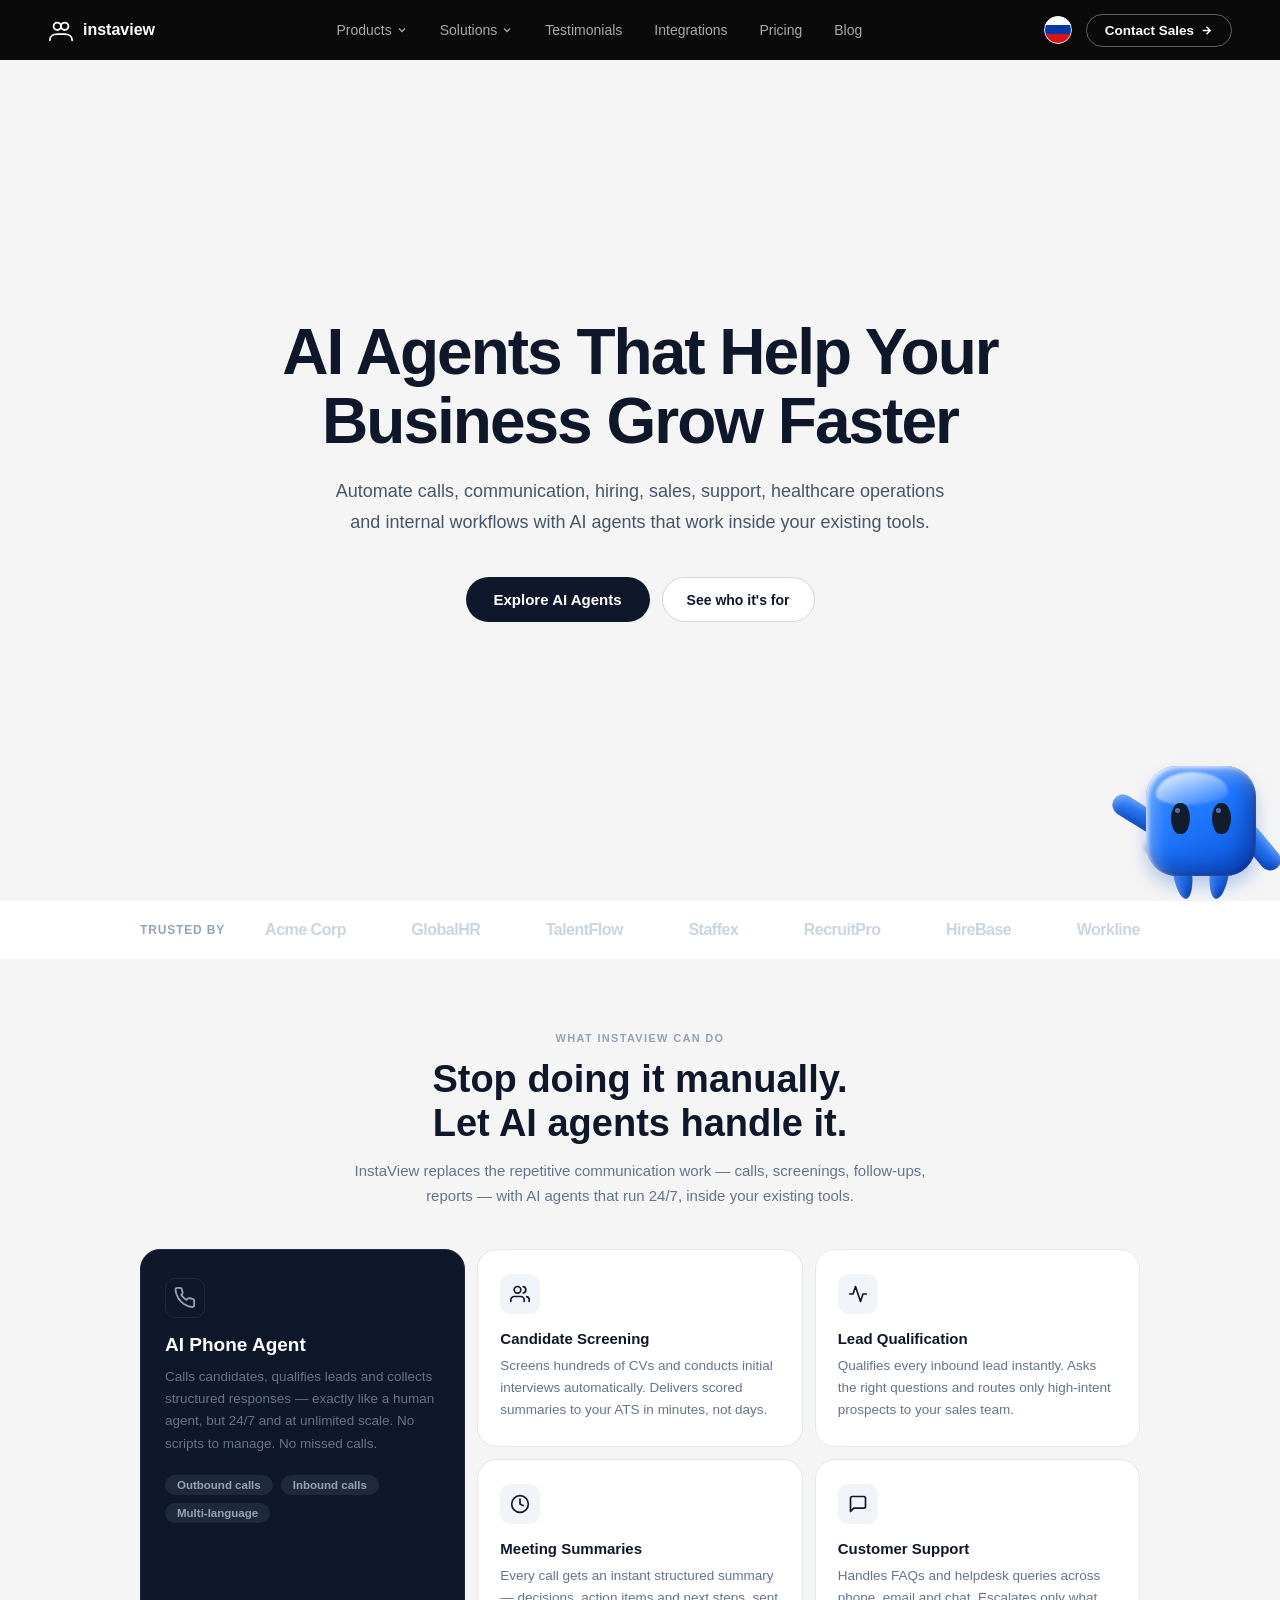
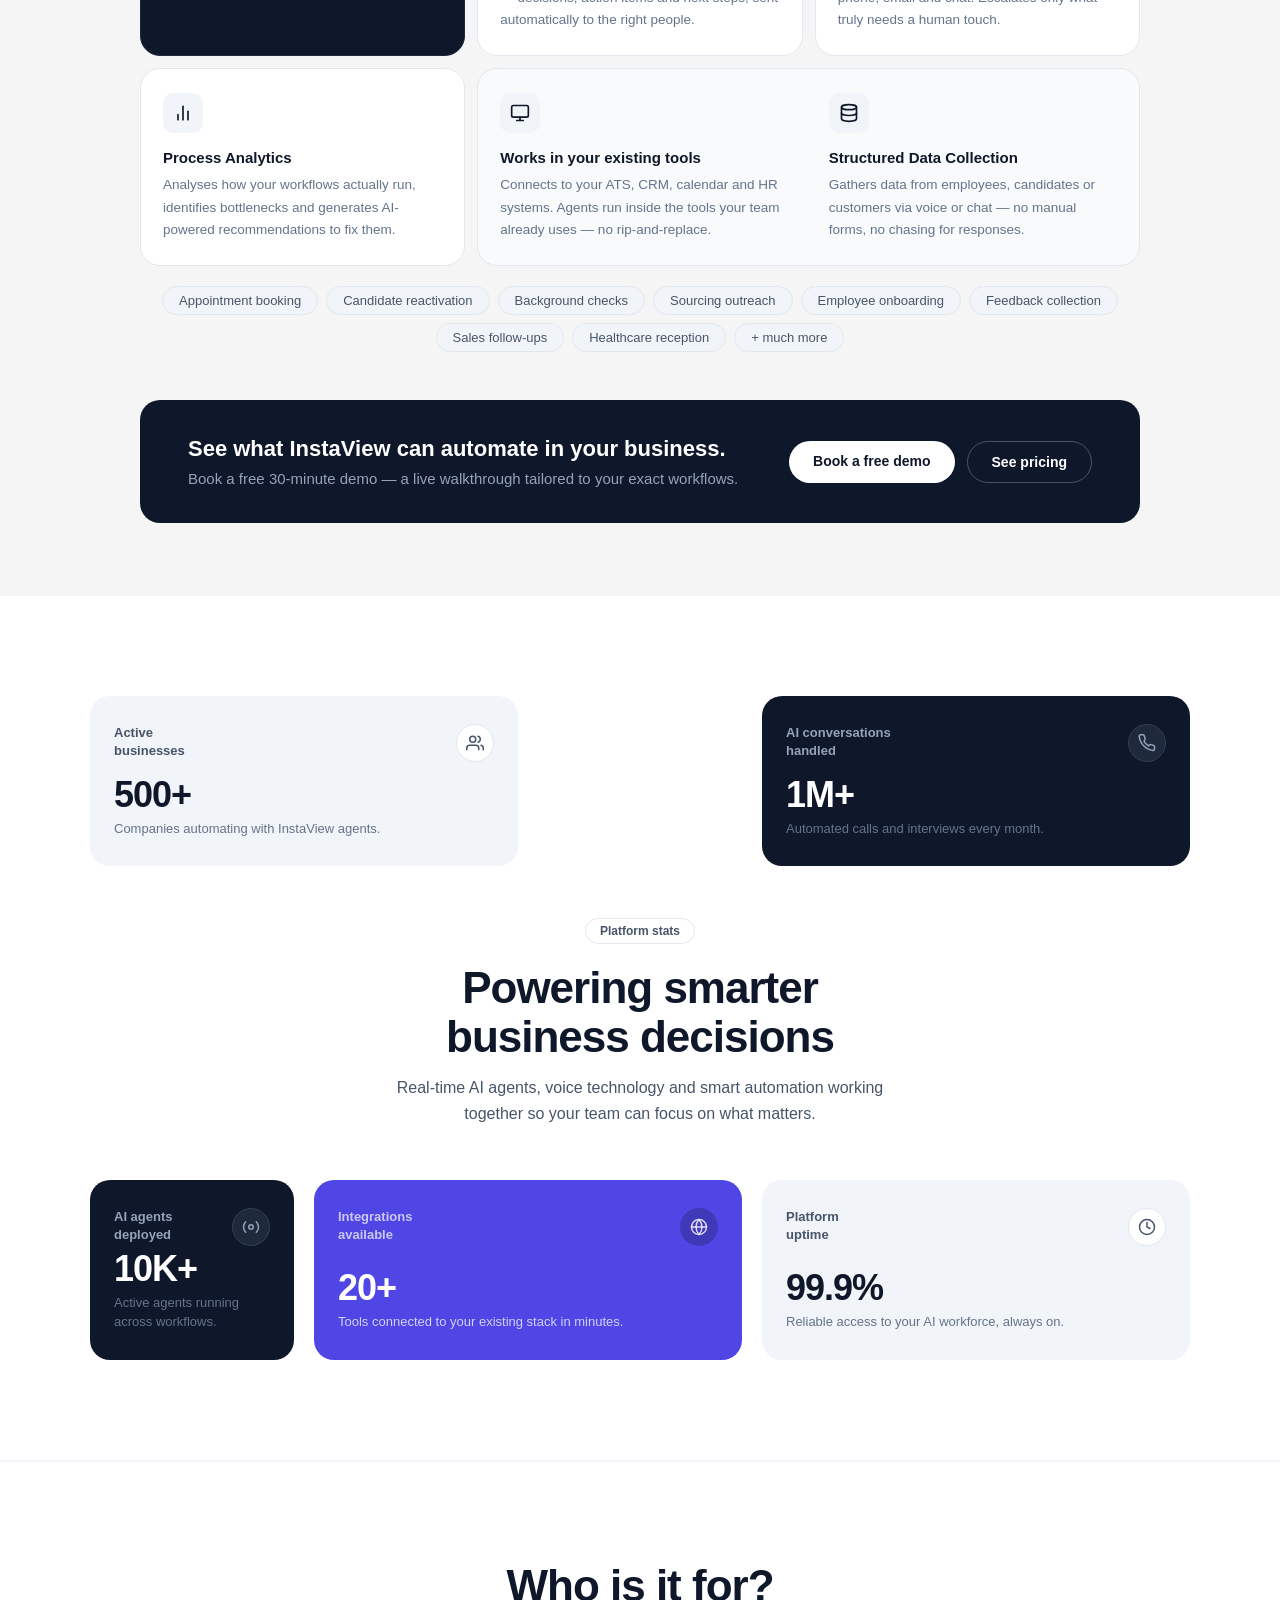
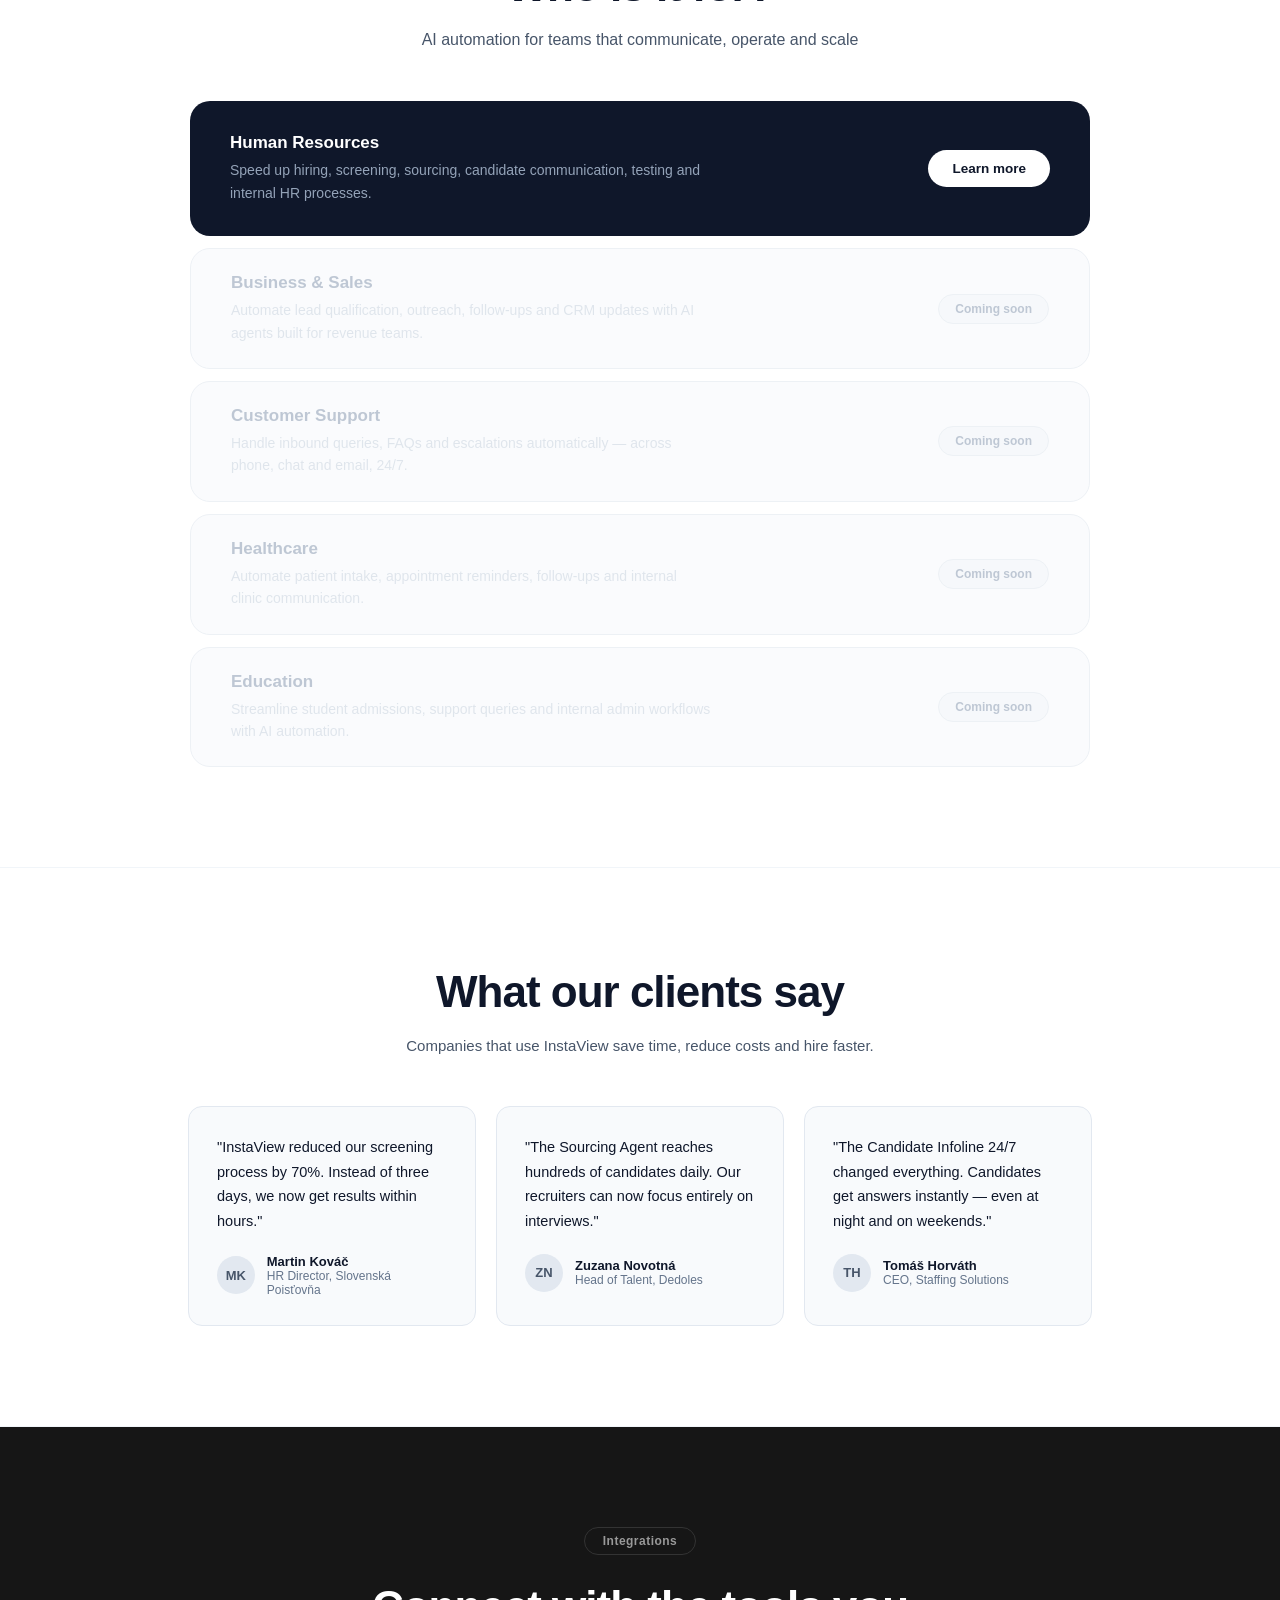
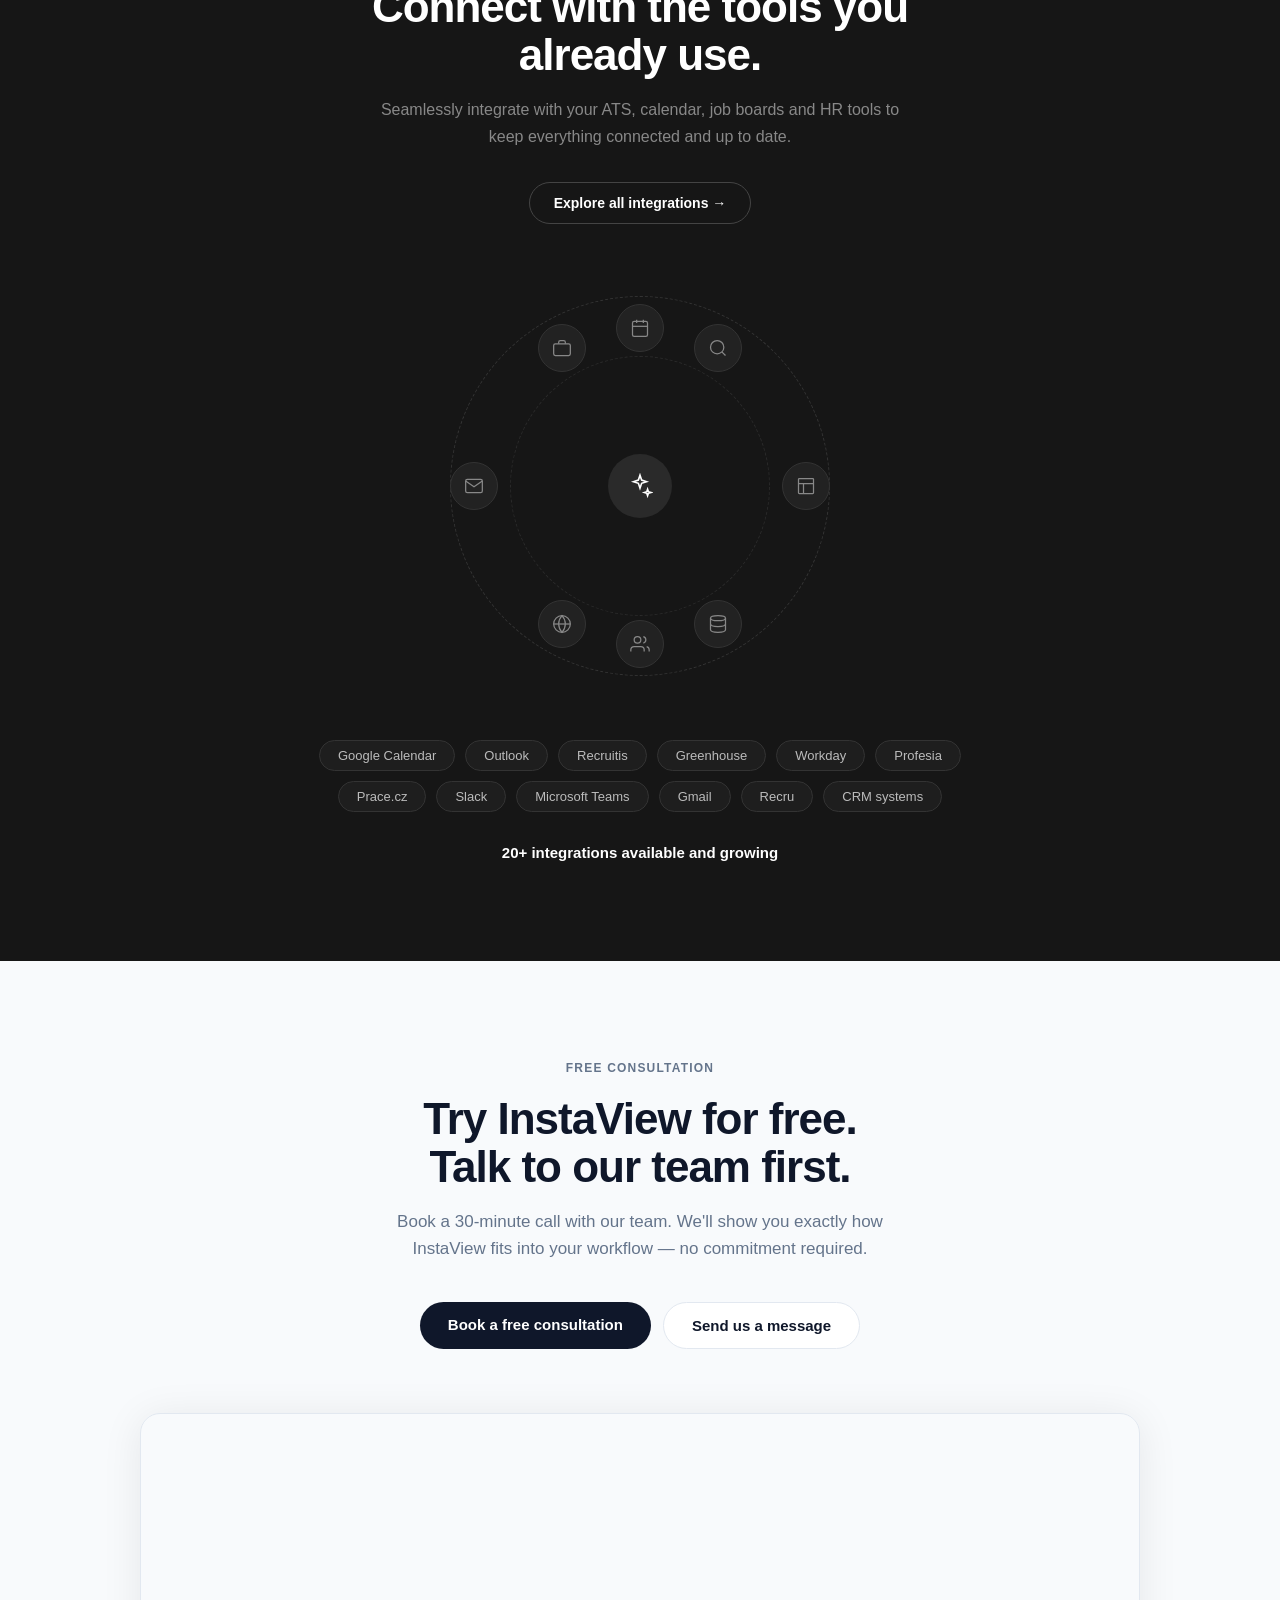
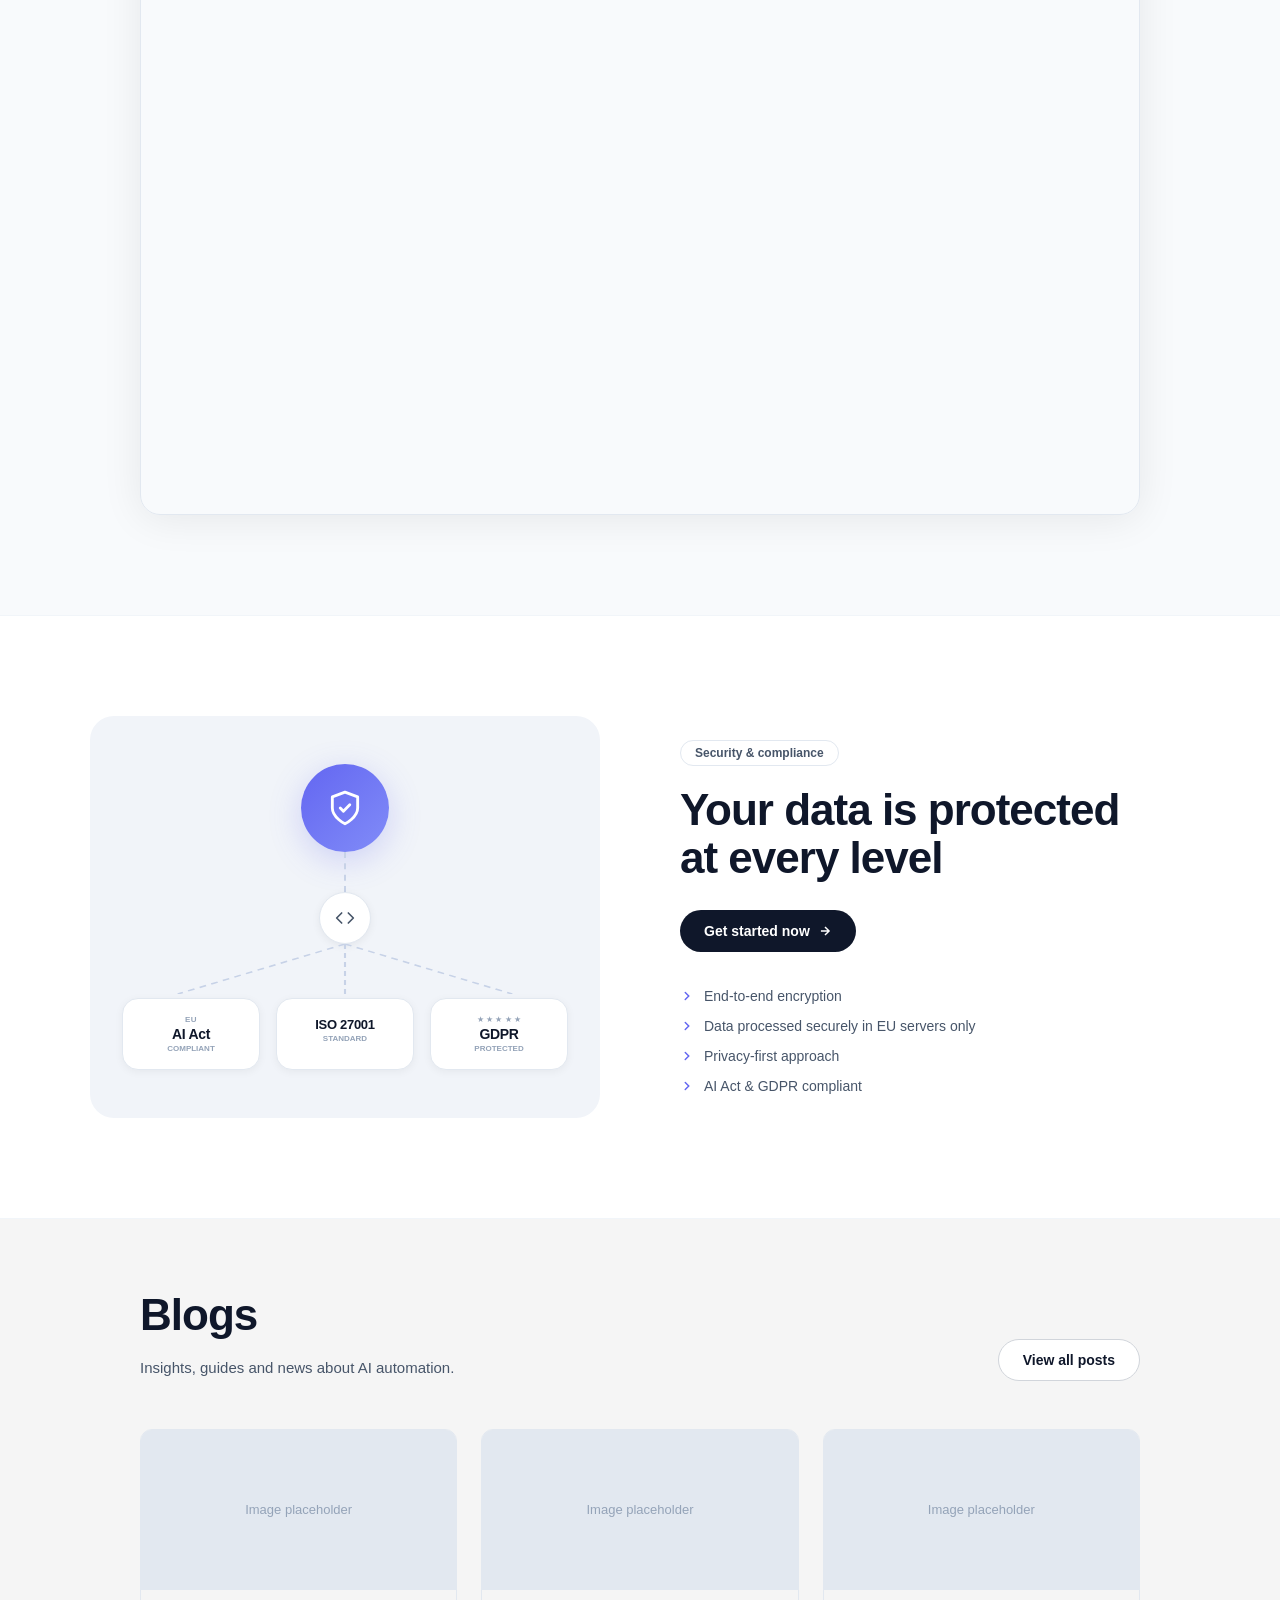
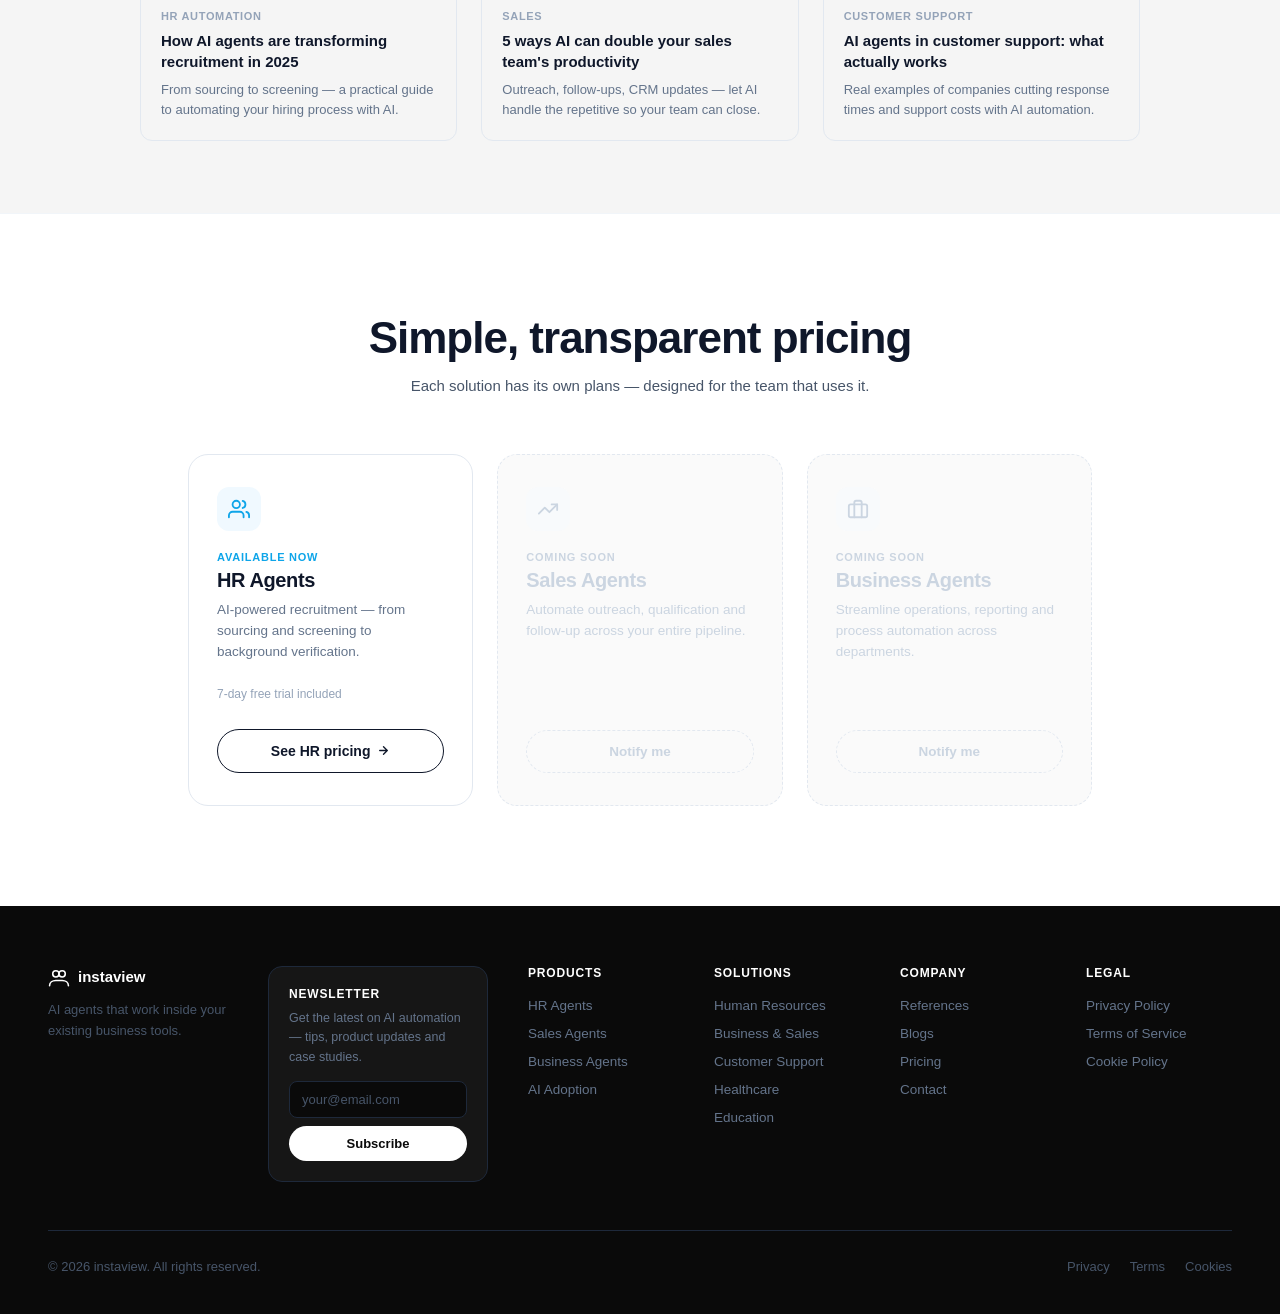
<file: finance-platform.html>
<!DOCTYPE html>
<html lang="en">
<head>
  <meta charset="UTF-8" />
  <meta name="viewport" content="width=device-width, initial-scale=1.0" />
  <title>InstaView – AI Agents</title>
  <style>
    *, *::before, *::after { box-sizing: border-box; margin: 0; padding: 0; }

    body {
      font-family: -apple-system, BlinkMacSystemFont, 'SF Pro Display', 'SF Pro Text', 'Helvetica Neue', Arial, sans-serif;
      background: #fff;
      color: #0f172a;
      overflow-x: hidden;
    }

    /* ─── NAVBAR ────────────────────────────────────────────── */
    nav {
      position: fixed;
      top: 0; left: 0; right: 0;
      z-index: 200;
      background: #0a0a0a;
      display: flex;
      align-items: center;
      justify-content: space-between;
      padding: 0 48px;
      height: 60px;
    }

    .nav-logo {
      display: flex;
      align-items: center;
      gap: 9px;
      text-decoration: none;
      color: #fff;
      font-size: 16px;
      font-weight: 700;
    }

    .nav-links {
      display: flex;
      gap: 32px;
      list-style: none;
      height: 60px;
      align-items: center;
    }
    .nav-links > li {
      position: relative;
      height: 100%;
      display: flex;
      align-items: center;
    }
    .nav-links a {
      text-decoration: none;
      color: rgba(255,255,255,0.65);
      font-size: 14px;
      font-weight: 500;
      display: flex;
      align-items: center;
      gap: 4px;
      height: 100%;
      transition: color .15s;
    }
    .nav-links a:hover { color: #fff; }

    .nav-right {
      display: flex;
      align-items: center;
      gap: 14px;
    }
    .flag-btn {
      width: 28px; height: 28px;
      border-radius: 50%;
      overflow: hidden;
      border: none;
      cursor: pointer;
      padding: 0;
      flex-shrink: 0;
      background: none;
    }
    .nav-cta {
      background: transparent;
      color: #fff;
      border: 1.5px solid rgba(255,255,255,0.35);
      padding: 8px 18px;
      border-radius: 100px;
      font-size: 13.5px;
      font-weight: 600;
      cursor: pointer;
      font-family: inherit;
      display: flex;
      align-items: center;
      gap: 6px;
      transition: border-color .15s;
    }
    .nav-cta:hover { border-color: #fff; }

    /* ─── MEGA DROPDOWN ─────────────────────────────────────── */
    .has-dropdown:hover .mega-dropdown { display: flex; }

    .mega-dropdown {
      display: none;
      position: fixed;
      top: 60px;
      left: 50%;
      transform: translateX(-50%);
      background: #fff;
      border: 1px solid #e2e8f0;
      border-radius: 16px;
      box-shadow: 0 20px 60px rgba(0,0,0,.12);
      z-index: 300;
      overflow: hidden;
    }
    .dd-sidebar {
      width: 190px;
      background: #f8fafc;
      border-right: 1px solid #f1f5f9;
      padding: 8px 0 20px;
      flex-shrink: 0;
    }
    .dd-sidebar-label {
      font-size: 10px;
      font-weight: 700;
      text-transform: uppercase;
      letter-spacing: .08em;
      color: #94a3b8;
      padding: 0 18px 10px;
    }
    .dd-cat {
      padding: 11px 18px;
      font-size: 13px;
      font-weight: 600;
      color: #64748b;
      cursor: pointer;
      transition: background .1s, color .1s;
      display: flex;
      align-items: center;
      gap: 8px;
    }
    .dd-cat.active { background: #fff; color: #0f172a; border-right: 2px solid #0f172a; }
    .dd-cat:hover:not(.active) { background: #f1f5f9; color: #0f172a; }
    .dd-cat-dot {
      width: 6px; height: 6px; border-radius: 50%;
      background: #e2e8f0; flex-shrink: 0;
    }
    .dd-cat.active .dd-cat-dot { background: #0f172a; }
    .dd-cat-soon {
      font-size: 10px;
      font-weight: 600;
      color: #cbd5e1;
      background: #f1f5f9;
      border: 1px solid #e8edf2;
      border-radius: 100px;
      padding: 1px 6px;
      letter-spacing: .02em;
      white-space: nowrap;
      flex-shrink: 0;
    }
    .dd-cat-disabled {
      color: #94a3b8 !important;
      display: flex;
      align-items: center;
      justify-content: space-between;
      gap: 6px;
    }

    .dd-content { flex: 1; padding: 28px 24px; display: none; }
    .dd-content.active { display: flex; gap: 32px; align-items: flex-start; }
    .dd-col { }
    .dd-col-title {
      font-size: 10px;
      font-weight: 700;
      text-transform: uppercase;
      letter-spacing: .08em;
      color: #6366f1;
      margin-bottom: 16px;
      padding-bottom: 10px;
      border-bottom: 1px solid #f1f5f9;
    }
    .dd-item {
      display: flex;
      align-items: flex-start;
      gap: 12px;
      padding: 10px 8px;
      border-radius: 10px;
      cursor: pointer;
      transition: background .1s;
      text-decoration: none;
      margin-bottom: 2px;
    }
    .dd-item:hover { background: #f8fafc; }
    .dd-icon {
      width: 38px; height: 38px;
      border-radius: 10px;
      background: linear-gradient(135deg, #6366f1, #818cf8);
      display: flex;
      align-items: center;
      justify-content: center;
      font-size: 10px;
      font-weight: 800;
      color: #fff;
      flex-shrink: 0;
      letter-spacing: -.3px;
    }
    .dd-item-title { font-size: 13px; font-weight: 700; color: #0f172a; margin-bottom: 2px; }
    .dd-item-desc { font-size: 11.5px; color: #64748b; line-height: 1.45; }

    /* ─── SHARED SECTION STYLES ─────────────────────────────── */
    .section {
      padding: 100px 48px;
      max-width: 1000px;
      margin: 0 auto;
    }
    .section-center { text-align: center; }

    .section-bg {
      background: #f5f5f5;
      max-width: 100%;
      padding: 72px 48px;
    }
    .section-bg .section-inner {
      max-width: 1000px;
      margin: 0 auto;
    }

    h2.big {
      font-size: 44px;
      font-weight: 800;
      line-height: 1.1;
      letter-spacing: -1px;
      color: #0f172a;
    }
    p.lead {
      font-size: 17px;
      color: #475569;
      line-height: 1.7;
      margin-top: 16px;
    }

    /* CTA buttons */
    .btn {
      display: inline-flex;
      align-items: center;
      gap: 8px;
      padding: 12px 24px;
      border-radius: 100px;
      font-size: 14px;
      font-weight: 600;
      cursor: pointer;
      font-family: inherit;
      text-decoration: none;
      border: 1.5px solid #d1d5db;
      background: #fff;
      color: #0f172a;
      transition: background .15s, border-color .15s;
    }
    .btn:hover { background: #f9fafb; border-color: #9ca3af; }

    .btn-dark {
      background: #0f172a;
      color: #fff;
      border-color: #0f172a;
    }
    .btn-dark:hover { background: #1e293b; border-color: #1e293b; }

    /* ─── HERO ──────────────────────────────────────────────── */
    .hero {
      min-height: 100vh;
      background: #f5f5f5;
      display: flex;
      flex-direction: column;
      align-items: center;
      justify-content: center;
      text-align: center;
      padding: 120px 48px 80px;
    }
    .hero h1 {
      font-size: 64px;
      font-weight: 800;
      line-height: 1.08;
      letter-spacing: -2px;
      color: #0f172a;
      max-width: 820px;
    }
    .hero p {
      font-size: 18px;
      color: #475569;
      line-height: 1.7;
      max-width: 620px;
      margin: 20px auto 0;
    }
    .hero-btns {
      display: flex;
      gap: 12px;
      margin-top: 40px;
      justify-content: center;
    }

    /* ─── WHAT CAN YOU DO ───────────────────────────────────── */
    .wcy-cards {
      display: grid;
      grid-template-columns: repeat(4, 1fr);
      gap: 16px;
      margin-top: 52px;
    }
    .wcy-card {
      background: #fff;
      border: 1px solid #e2e8f0;
      border-radius: 16px;
      padding: 28px 24px;
      display: flex;
      flex-direction: column;
      gap: 12px;
    }
    .wcy-card-icon {
      width: 40px;
      height: 40px;
      border-radius: 10px;
      background: #f1f5f9;
      display: flex;
      align-items: center;
      justify-content: center;
      flex-shrink: 0;
    }
    .wcy-card h3 {
      font-size: 15px;
      font-weight: 700;
      color: #0f172a;
      line-height: 1.3;
    }
    .wcy-card p {
      font-size: 13.5px;
      color: #64748b;
      line-height: 1.6;
    }
    .wcy-card-dark {
      background: #161616;
      border-color: #1e293b;
    }
    .wcy-card-dark h3 { color: #f1f5f9; }
    .wcy-card-dark p { color: #64748b; }
    .wcy-icon-dark {
      background: #0f172a;
      border: 1px solid #1e293b;
    }

    /* ─── BENTO GRID ────────────────────────────────────────── */
    .bento-grid {
      display: grid;
      grid-template-columns: repeat(3, 1fr);
      gap: 12px;
    }
    .bento-card {
      background: #fff;
      border: 1px solid #e2e8f0;
      border-radius: 20px;
      padding: 24px 22px;
    }
    .bento-large {
      grid-column: span 1;
      grid-row: span 2;
    }
    .bento-dark {
      background: #0f172a;
      border-color: #1e293b;
    }
    .bento-wide {
      grid-column: span 2;
    }
    .bento-title {
      font-size: 15px;
      font-weight: 700;
      color: #0f172a;
      margin-bottom: 8px;
    }
    .bento-desc {
      font-size: 13.5px;
      color: #64748b;
      line-height: 1.65;
    }
    .bento-tag {
      font-size: 11.5px;
      font-weight: 600;
      color: #94a3b8;
      background: #1e293b;
      border-radius: 100px;
      padding: 4px 12px;
    }
    .usecase-pill {
      font-size: 13px;
      font-weight: 500;
      color: #475569;
      background: #f1f5f9;
      border: 1px solid #e2e8f0;
      border-radius: 100px;
      padding: 6px 16px;
    }
    .wcy-bottom {
      display: flex;
      align-items: center;
      justify-content: space-between;
      margin-top: 48px;
      background: #0f172a;
      border-radius: 20px;
      padding: 36px 48px;
      gap: 32px;
    }
    .wcy-bottom-text h3 {
      font-size: 22px;
      font-weight: 700;
      color: #fff;
      margin-bottom: 8px;
    }
    .wcy-bottom-text p {
      font-size: 15px;
      color: #94a3b8;
    }
    .wcy-bottom-btns {
      display: flex;
      gap: 12px;
      flex-shrink: 0;
    }
    .btn-white {
      background: #fff;
      color: #0f172a;
      border: none;
      border-radius: 100px;
      padding: 12px 24px;
      font-size: 14px;
      font-weight: 600;
      cursor: pointer;
      text-decoration: none;
      display: inline-block;
      white-space: nowrap;
    }
    .btn-outline-white {
      background: transparent;
      color: #fff;
      border: 1.5px solid #ffffff40;
      border-radius: 100px;
      padding: 12px 24px;
      font-size: 14px;
      font-weight: 600;
      cursor: pointer;
      text-decoration: none;
      display: inline-block;
      white-space: nowrap;
    }
    .btn-outline-white:hover { border-color: #fff; }

    /* ─── CALENDLY CTA SECTION ──────────────────────────────── */
    .cta-section {
      background: #f8fafc;
      padding: 100px 48px;
      display: flex;
      flex-direction: column;
      align-items: center;
      text-align: center;
    }
    .cta-section .cta-tag {
      font-size: 12px;
      font-weight: 700;
      letter-spacing: 0.1em;
      text-transform: uppercase;
      color: #64748b;
      margin-bottom: 20px;
    }
    .cta-section h2 {
      font-size: 44px;
      font-weight: 800;
      color: #0f172a;
      line-height: 1.1;
      letter-spacing: -1px;
      max-width: 640px;
      margin-bottom: 16px;
    }
    .cta-section .cta-sub {
      font-size: 17px;
      color: #64748b;
      max-width: 520px;
      line-height: 1.6;
      margin-bottom: 40px;
    }
    .cta-btns {
      display: flex;
      gap: 12px;
      justify-content: center;
      flex-wrap: wrap;
      margin-bottom: 64px;
    }
    .btn-dark {
      background: #0f172a;
      color: #fff;
      border: none;
      border-radius: 100px;
      padding: 14px 28px;
      font-size: 15px;
      font-weight: 600;
      cursor: pointer;
      text-decoration: none;
      display: inline-block;
    }
    .btn-dark:hover { background: #1e293b; }
    .btn-light {
      background: #fff;
      color: #0f172a;
      border: 1.5px solid #e2e8f0;
      border-radius: 100px;
      padding: 14px 28px;
      font-size: 15px;
      font-weight: 600;
      cursor: pointer;
      text-decoration: none;
      display: inline-block;
    }
    .btn-light:hover { border-color: #94a3b8; }
    .calendly-wrap {
      width: 100%;
      max-width: 1000px;
      border-radius: 20px;
      overflow: hidden;
      box-shadow: 0 4px 40px rgba(0,0,0,0.08);
      border: 1px solid #e2e8f0;
    }

    /* ─── WHO IS IT FOR ─────────────────────────────────────── */
    .for-list {
      margin-top: 48px;
      display: flex;
      flex-direction: column;
      gap: 0;
      border-top: 1px solid #e2e8f0;
    }
    .for-item {
      display: grid;
      grid-template-columns: 200px 1fr auto;
      align-items: center;
      gap: 32px;
      padding: 28px 0;
      border-bottom: 1px solid #e2e8f0;
    }
    .for-title {
      font-size: 16px;
      font-weight: 700;
      color: #0f172a;
    }
    .for-desc {
      font-size: 14.5px;
      color: #475569;
      line-height: 1.6;
    }

    /* ─── BLOGS ─────────────────────────────────────────────── */
    .blog-grid {
      display: grid;
      grid-template-columns: repeat(3, 1fr);
      gap: 24px;
      margin-top: 48px;
    }
    .blog-card {
      border: 1px solid #e2e8f0;
      border-radius: 12px;
      overflow: hidden;
    }
    .blog-thumb {
      height: 160px;
      background: #e2e8f0;
      display: flex;
      align-items: center;
      justify-content: center;
      font-size: 13px;
      color: #94a3b8;
      font-weight: 500;
    }
    .blog-body { padding: 20px; }
    .blog-tag {
      font-size: 11px;
      font-weight: 700;
      text-transform: uppercase;
      letter-spacing: .06em;
      color: #94a3b8;
      margin-bottom: 8px;
    }
    .blog-title {
      font-size: 15px;
      font-weight: 700;
      color: #0f172a;
      line-height: 1.4;
      margin-bottom: 8px;
    }
    .blog-desc {
      font-size: 13px;
      color: #64748b;
      line-height: 1.55;
    }

    /* ─── FOOTER ────────────────────────────────────────────── */
    footer {
      background: #0a0a0a;
      padding: 60px 48px 40px;
    }
    .footer-top {
      display: grid;
      grid-template-columns: 180px 220px repeat(4, 1fr);
      gap: 40px;
      padding-bottom: 48px;
      border-bottom: 1px solid #1e293b;
    }
    .footer-newsletter {
      background: #161616;
      border: 1px solid #1e293b;
      border-radius: 14px;
      padding: 20px;
    }
    .footer-newsletter p {
      font-size: 12.5px;
      color: #64748b;
      line-height: 1.55;
      margin-top: 8px;
      margin-bottom: 14px;
    }
    .newsletter-form {
      display: flex;
      flex-direction: column;
      gap: 8px;
    }
    .newsletter-form input {
      background: #0a0a0a;
      border: 1px solid #1e293b;
      border-radius: 8px;
      padding: 10px 12px;
      font-size: 13px;
      color: #fff;
      outline: none;
      width: 100%;
      font-family: inherit;
    }
    .newsletter-form input::placeholder { color: #475569; }
    .newsletter-form input:focus { border-color: #334155; }
    .newsletter-form button {
      background: #fff;
      color: #0a0a0a;
      border: none;
      border-radius: 100px;
      padding: 10px;
      font-size: 13px;
      font-weight: 600;
      cursor: pointer;
      font-family: inherit;
      transition: background .15s;
    }
    .newsletter-form button:hover { background: #e2e8f0; }
    .footer-brand { display: flex; flex-direction: column; gap: 12px; }
    .footer-logo {
      display: flex;
      align-items: center;
      gap: 8px;
      color: #fff;
      font-weight: 700;
      font-size: 15px;
      text-decoration: none;
    }
    .footer-tagline { font-size: 13px; color: #475569; line-height: 1.6; }

    .footer-col-title {
      font-size: 12px;
      font-weight: 700;
      text-transform: uppercase;
      letter-spacing: .07em;
      color: #fff;
      margin-bottom: 16px;
    }
    .footer-links {
      list-style: none;
      display: flex;
      flex-direction: column;
      gap: 10px;
    }
    .footer-links a {
      color: #64748b;
      text-decoration: none;
      font-size: 13.5px;
      transition: color .15s;
    }
    .footer-links a:hover { color: #fff; }

    .footer-bottom {
      display: flex;
      justify-content: space-between;
      align-items: center;
      padding-top: 28px;
      font-size: 13px;
      color: #475569;
    }
    .footer-bottom-links {
      display: flex;
      gap: 20px;
      list-style: none;
    }
    .footer-bottom-links a { color: #475569; text-decoration: none; }
    .footer-bottom-links a:hover { color: #fff; }

    /* ─── PRICING ────────────────────────────────────────────── */
    .ptab {
      padding: 9px 20px;
      border-radius: 100px;
      font-size: 13.5px;
      font-weight: 600;
      border: none;
      background: transparent;
      color: #64748b;
      cursor: pointer;
      font-family: inherit;
      transition: background .15s, color .15s;
      white-space: nowrap;
    }
    .ptab-active {
      background: #fff;
      color: #0f172a;
      box-shadow: 0 1px 4px rgba(0,0,0,.08);
    }

    .price-grid {
      display: grid;
      grid-template-columns: repeat(4, 1fr);
      gap: 16px;
    }

    .pcard {
      border: 1.5px solid #e2e8f0;
      border-radius: 16px;
      padding: 28px 24px;
      background: #fff;
      display: flex;
      flex-direction: column;
    }
    .pcard-featured {
      background: #1e293b;
      border-color: #1e293b;
    }

    .pcard-name {
      font-size: 13px;
      font-weight: 700;
      text-transform: uppercase;
      letter-spacing: .06em;
      color: #64748b;
      margin-bottom: 6px;
    }
    .pcard-desc {
      font-size: 13px;
      color: #94a3b8;
      line-height: 1.5;
      margin-bottom: 16px;
    }
    .pcard-price {
      display: flex;
      align-items: baseline;
      gap: 4px;
      margin-bottom: 6px;
    }
    .pcard-amount {
      font-size: 36px;
      font-weight: 800;
      letter-spacing: -1px;
      color: #0f172a;
    }
    .pcard-period {
      font-size: 13px;
      color: #94a3b8;
    }
    .pcard-trial {
      font-size: 11.5px;
      color: #94a3b8;
      margin-bottom: 20px;
      padding-bottom: 20px;
      border-bottom: 1px solid #f1f5f9;
    }
    .pcard-featured .pcard-trial {
      border-bottom-color: #334155;
    }
    .pcard-free-headline {
      font-size: 36px;
      font-weight: 800;
      color: #0f172a;
      letter-spacing: -1px;
      line-height: 1;
      margin-bottom: 5px;
    }
    .pcard-free-sub {
      font-size: 12.5px;
      color: #94a3b8;
      margin-bottom: 20px;
      padding-bottom: 20px;
      border-bottom: 1px solid #f1f5f9;
    }
    .pcard-features {
      list-style: none;
      display: flex;
      flex-direction: column;
      gap: 9px;
      flex: 1;
      margin-bottom: 24px;
    }
    .pcard-features li {
      font-size: 13px;
      color: #475569;
      display: flex;
      align-items: center;
      gap: 8px;
    }
    .pcard-features li::before {
      content: '';
      width: 5px; height: 5px;
      border-radius: 50%;
      background: #cbd5e1;
      flex-shrink: 0;
    }

    .pcard-btn {
      width: 100%;
      padding: 11px;
      border-radius: 10px;
      font-size: 13.5px;
      font-weight: 600;
      cursor: pointer;
      font-family: inherit;
      border: 1.5px solid #e2e8f0;
      background: #fff;
      color: #0f172a;
      transition: background .15s, border-color .15s;
    }
    .pcard-btn:hover { background: #f8fafc; }
    .pcard-btn-featured {
      background: #fff;
      border-color: #fff;
      color: #0f172a;
    }
    .pcard-btn-featured:hover { background: #f1f5f9; }

    /* ─── DIVIDER ────────────────────────────────────────────── */
    hr.div { border: none; border-top: 1px solid #f1f5f9; margin: 0; }
  </style>
</head>
<body>

<!-- ═══ NAVBAR ═══════════════════════════════════════════════════ -->
<nav>
  <a href="#" class="nav-logo">
    <svg width="26" height="26" viewBox="0 0 28 28" fill="none">
      <circle cx="10" cy="10" r="4" stroke="white" stroke-width="2"/>
      <circle cx="18" cy="10" r="4" stroke="white" stroke-width="2"/>
      <path d="M2 25c0-4 3.6-6.5 8-6.5h8c4.4 0 8 2.5 8 6.5" stroke="white" stroke-width="2" stroke-linecap="round"/>
    </svg>
    instaview
  </a>

  <ul class="nav-links">

    <!-- Products -->
    <li class="has-dropdown">
      <a href="#">Products <svg width="12" height="12" viewBox="0 0 24 24" fill="none" stroke="currentColor" stroke-width="2.5"><polyline points="6 9 12 15 18 9"/></svg></a>
      <div class="mega-dropdown" style="min-width:820px;">

        <!-- sidebar -->
        <div class="dd-sidebar">
          <div class="dd-sidebar-label">Category</div>
          <a href="hr-solution.html" class="dd-cat active" style="text-decoration:none;"><span class="dd-cat-dot"></span>Human Resources</a>
          <div class="dd-cat dd-cat-disabled"><span class="dd-cat-dot"></span>Business &amp; Sales<span class="dd-cat-soon">Soon</span></div>
          <div class="dd-cat dd-cat-disabled"><span class="dd-cat-dot"></span>Customer Support<span class="dd-cat-soon">Soon</span></div>
          <div class="dd-cat dd-cat-disabled"><span class="dd-cat-dot"></span>Healthcare<span class="dd-cat-soon">Soon</span></div>
          <div class="dd-cat dd-cat-disabled"><span class="dd-cat-dot"></span>Education<span class="dd-cat-soon">Soon</span></div>
        </div>

        <!-- HR content -->
        <div class="dd-content active">
          <!-- HR Agents -->
          <div class="dd-col" style="flex:1;">
            <div class="dd-col-title">HR Agents</div>
            <a class="dd-item" href="#">
              <div class="dd-icon">SA</div>
              <div><div class="dd-item-title">Sourcing Agent</div><div class="dd-item-desc">Finds and engages candidates across LinkedIn, job boards and databases.</div></div>
            </a>
            <a class="dd-item" href="#">
              <div class="dd-icon">SP</div>
              <div><div class="dd-item-title">Screening Phone Agent</div><div class="dd-item-desc">Automated pre-qualification calls with structured summaries for recruiters.</div></div>
            </a>
            <a class="dd-item" href="#">
              <div class="dd-icon">OM</div>
              <div><div class="dd-item-title">Online Meeting Agent</div><div class="dd-item-desc">AI notes, key questions and follow-ups after every online interview.</div></div>
            </a>
            <a class="dd-item" href="#">
              <div class="dd-icon">CE</div>
              <div><div class="dd-item-title">Candidate Expertise Screening</div><div class="dd-item-desc">Deep assessment of candidate skills and domain knowledge before the interview stage.</div></div>
            </a>
            <a class="dd-item" href="#">
              <div class="dd-icon">CT</div>
              <div><div class="dd-item-title">Critical Thinking Assessment</div><div class="dd-item-desc">Evaluates problem-solving ability and analytical reasoning through AI-driven scenarios.</div></div>
            </a>
          </div>
          <!-- HR Operations -->
          <div class="dd-col" style="flex:1;">
            <div class="dd-col-title">HR Operations</div>
            <a class="dd-item" href="#">
              <div class="dd-icon">RD</div>
              <div><div class="dd-item-title">Database Reactivation</div><div class="dd-item-desc">Re-engages your existing candidate database with personalised AI outreach.</div></div>
            </a>
            <a class="dd-item" href="#">
              <div class="dd-icon">AR</div>
              <div><div class="dd-item-title">AI Resume Screening</div><div class="dd-item-desc">Analyses CVs, scores fit and prioritises candidates automatically.</div></div>
            </a>
            <a class="dd-item" href="#">
              <div class="dd-icon">BV</div>
              <div><div class="dd-item-title">Background Verification</div><div class="dd-item-desc">Automated verification of candidate references, credentials and employment history.</div></div>
            </a>
            <a class="dd-item" href="#">
              <div class="dd-icon">CI</div>
              <div><div class="dd-item-title">Candidate Infoline 24/7</div><div class="dd-item-desc">AI-powered hotline that answers candidate questions around the clock.</div></div>
            </a>
            <a class="dd-item" href="#">
              <div class="dd-icon">CP</div>
              <div><div class="dd-item-title">Company Process Analysis</div><div class="dd-item-desc">Audits your HR workflows and maps opportunities for AI automation.</div></div>
            </a>
          </div>
        </div>

      </div>
    </li>

    <!-- Solutions -->
    <li class="has-dropdown">
      <a href="#">Solutions <svg width="12" height="12" viewBox="0 0 24 24" fill="none" stroke="currentColor" stroke-width="2.5"><polyline points="6 9 12 15 18 9"/></svg></a>
      <div class="mega-dropdown" style="min-width:520px;">

        <!-- sidebar -->
        <div class="dd-sidebar">
          <div class="dd-sidebar-label">Industry</div>
          <div class="dd-cat active"><span class="dd-cat-dot"></span>Human Resources</div>
          <div class="dd-cat dd-cat-disabled"><span class="dd-cat-dot"></span>Business &amp; Sales<span class="dd-cat-soon">Soon</span></div>
          <div class="dd-cat dd-cat-disabled"><span class="dd-cat-dot"></span>Customer Support<span class="dd-cat-soon">Soon</span></div>
          <div class="dd-cat dd-cat-disabled"><span class="dd-cat-dot"></span>Healthcare<span class="dd-cat-soon">Soon</span></div>
          <div class="dd-cat dd-cat-disabled"><span class="dd-cat-dot"></span>Education<span class="dd-cat-soon">Soon</span></div>
        </div>

        <!-- HR content -->
        <div class="dd-content active">
          <div class="dd-col" style="flex:1;">
            <div class="dd-col-title">Human Resources</div>
            <a class="dd-item" href="hr-solution.html">
              <div class="dd-icon">HR</div>
              <div>
                <div class="dd-item-title">Human Resources Solution</div>
                <div class="dd-item-desc">Speed up hiring, automate screening, sourcing and all candidate communication with AI agents built for HR teams.</div>
              </div>
            </a>
            <a class="dd-item" href="hr-solution.html" style="margin-top:4px; background:#f8fafc; border:1px solid #f1f5f9;">
              <div style="flex:1;">
                <div style="font-size:12px;font-weight:600;color:#0f172a;margin-bottom:4px;">What's included</div>
                <div style="display:flex;flex-wrap:wrap;gap:6px;">
                  <span style="font-size:11px;background:#f1f5f9;color:#475569;padding:3px 8px;border-radius:100px;">Screening calls</span>
                  <span style="font-size:11px;background:#f1f5f9;color:#475569;padding:3px 8px;border-radius:100px;">Sourcing</span>
                  <span style="font-size:11px;background:#f1f5f9;color:#475569;padding:3px 8px;border-radius:100px;">CV analysis</span>
                  <span style="font-size:11px;background:#f1f5f9;color:#475569;padding:3px 8px;border-radius:100px;">Assessments</span>
                  <span style="font-size:11px;background:#f1f5f9;color:#475569;padding:3px 8px;border-radius:100px;">Background checks</span>
                </div>
              </div>
              <svg width="16" height="16" viewBox="0 0 24 24" fill="none" stroke="#94a3b8" stroke-width="2" stroke-linecap="round" stroke-linejoin="round" style="flex-shrink:0;margin-top:2px;"><path d="M5 12h14M12 5l7 7-7 7"/></svg>
            </a>
          </div>
        </div>

      </div>
    </li>

    <li><a href="#references">Testimonials</a></li>
    <li><a href="#integration">Integrations</a></li>
    <li><a href="#pricing">Pricing</a></li>
    <li><a href="#blogs">Blog</a></li>
  </ul>

  <div class="nav-right">
    <button class="flag-btn" title="Language">
      <svg xmlns="http://www.w3.org/2000/svg" viewBox="0 0 28 28" width="28" height="28">
        <clipPath id="circle"><circle cx="14" cy="14" r="14"/></clipPath>
        <g clip-path="url(#circle)">
          <rect width="28" height="10" fill="#fff"/>
          <rect y="9" width="28" height="10" fill="#0039a6"/>
          <rect y="18" width="28" height="10" fill="#d7141a"/>
        </g>
        <circle cx="14" cy="14" r="13.5" fill="none" stroke="#e2e8f0" stroke-width="1"/>
      </svg>
    </button>
    <button class="nav-cta">
      Contact Sales
      <svg width="13" height="13" viewBox="0 0 24 24" fill="none" stroke="currentColor" stroke-width="2.5"><path d="M5 12h14M12 5l7 7-7 7"/></svg>
    </button>
  </div>
</nav>

<!-- ═══ 1. HERO ═══════════════════════════════════════════════════ -->
<section class="hero">
  <h1>AI Agents That Help Your Business Grow Faster</h1>
  <p>Automate calls, communication, hiring, sales, support, healthcare operations and internal workflows with AI agents that work inside your existing tools.</p>
  <div class="hero-btns">
    <a href="#produkty" class="btn btn-dark">Explore AI Agents</a>
    <a href="#who" class="btn">See who it's for</a>
  </div>
</section>

<!-- ── LOGO BAR ─────────────────────────────────────────────────── -->
<div style="background:#fff; border-top:1px solid #f1f5f9; border-bottom:1px solid #f1f5f9; padding:20px 48px;">
  <div style="display:flex; align-items:center; gap:0; max-width:1000px; margin:0 auto;">
    <span style="font-size:12px; font-weight:600; color:#94a3b8; white-space:nowrap; margin-right:40px; text-transform:uppercase; letter-spacing:.07em;">Trusted by</span>
    <div style="display:flex; align-items:center; justify-content:space-between; flex:1; flex-wrap:wrap; gap:24px;">
      <span style="font-size:16px; font-weight:800; color:#cbd5e1; letter-spacing:-0.5px;">Acme Corp</span>
      <span style="font-size:16px; font-weight:800; color:#cbd5e1; letter-spacing:-0.5px;">GlobalHR</span>
      <span style="font-size:16px; font-weight:800; color:#cbd5e1; letter-spacing:-0.5px;">TalentFlow</span>
      <span style="font-size:16px; font-weight:800; color:#cbd5e1; letter-spacing:-0.5px;">Staffex</span>
      <span style="font-size:16px; font-weight:800; color:#cbd5e1; letter-spacing:-0.5px;">RecruitPro</span>
      <span style="font-size:16px; font-weight:800; color:#cbd5e1; letter-spacing:-0.5px;">HireBase</span>
      <span style="font-size:16px; font-weight:800; color:#cbd5e1; letter-spacing:-0.5px;">Workline</span>
    </div>
  </div>
</div>

<!-- ═══ 2. WHAT CAN YOU DO ════════════════════════════════════════ -->
<div class="section-bg">
  <div class="section-inner">

    <!-- heading -->
    <div style="max-width:620px; margin:0 auto 40px; text-align:center;">
      <p style="font-size:11px;font-weight:700;letter-spacing:0.12em;text-transform:uppercase;color:#94a3b8;margin-bottom:14px;">What InstaView can do</p>
      <h2 style="font-size:38px;font-weight:800;color:#0f172a;line-height:1.15;margin-bottom:14px;">Stop doing it manually.<br>Let AI agents handle it.</h2>
      <p style="font-size:15px;color:#64748b;line-height:1.65;">InstaView replaces the repetitive communication work — calls, screenings, follow-ups, reports — with AI agents that run 24/7, inside your existing tools.</p>
    </div>

    <!-- bento grid -->
    <div class="bento-grid">

      <!-- LARGE: AI Calls -->
      <div class="bento-card bento-large bento-dark" style="padding:28px 24px;">
        <div class="wcy-card-icon wcy-icon-dark" style="margin-bottom:16px;">
          <svg width="22" height="22" viewBox="0 0 24 24" fill="none" stroke="#94a3b8" stroke-width="2" stroke-linecap="round" stroke-linejoin="round"><path d="M22 16.92v3a2 2 0 0 1-2.18 2 19.79 19.79 0 0 1-8.63-3.07A19.5 19.5 0 0 1 4.69 12 19.79 19.79 0 0 1 1.61 3.12 2 2 0 0 1 3.6 1h3a2 2 0 0 1 2 1.72c.127.96.361 1.903.7 2.81a2 2 0 0 1-.45 2.11L7.91 8.37a16 16 0 0 0 5.73 5.73l1.44-1.44a2 2 0 0 1 2.11-.45c.907.339 1.85.573 2.81.7A2 2 0 0 1 22 14.92z"/></svg>
        </div>
        <h3 style="font-size:19px;font-weight:800;color:#fff;margin-bottom:10px;">AI Phone Agent</h3>
        <p style="font-size:13.5px;color:#64748b;line-height:1.65;max-width:300px;">Calls candidates, qualifies leads and collects structured responses — exactly like a human agent, but 24/7 and at unlimited scale. No scripts to manage. No missed calls.</p>
        <div style="margin-top:20px;display:flex;gap:8px;flex-wrap:wrap;">
          <span class="bento-tag">Outbound calls</span>
          <span class="bento-tag">Inbound calls</span>
          <span class="bento-tag">Multi-language</span>
        </div>
      </div>

      <!-- Candidate Screening -->
      <div class="bento-card">
        <div class="wcy-card-icon" style="margin-bottom:16px;">
          <svg width="20" height="20" viewBox="0 0 24 24" fill="none" stroke="#0f172a" stroke-width="2" stroke-linecap="round" stroke-linejoin="round"><path d="M17 21v-2a4 4 0 0 0-4-4H5a4 4 0 0 0-4 4v2"/><circle cx="9" cy="7" r="4"/><path d="M23 21v-2a4 4 0 0 0-3-3.87"/><path d="M16 3.13a4 4 0 0 1 0 7.75"/></svg>
        </div>
        <h3 class="bento-title">Candidate Screening</h3>
        <p class="bento-desc">Screens hundreds of CVs and conducts initial interviews automatically. Delivers scored summaries to your ATS in minutes, not days.</p>
      </div>

      <!-- Lead Qualification -->
      <div class="bento-card">
        <div class="wcy-card-icon" style="margin-bottom:16px;">
          <svg width="20" height="20" viewBox="0 0 24 24" fill="none" stroke="#0f172a" stroke-width="2" stroke-linecap="round" stroke-linejoin="round"><polyline points="22 12 18 12 15 21 9 3 6 12 2 12"/></svg>
        </div>
        <h3 class="bento-title">Lead Qualification</h3>
        <p class="bento-desc">Qualifies every inbound lead instantly. Asks the right questions and routes only high-intent prospects to your sales team.</p>
      </div>

      <!-- Meeting Summaries -->
      <div class="bento-card">
        <div class="wcy-card-icon" style="margin-bottom:16px;">
          <svg width="20" height="20" viewBox="0 0 24 24" fill="none" stroke="#0f172a" stroke-width="2" stroke-linecap="round" stroke-linejoin="round"><circle cx="12" cy="12" r="10"/><polyline points="12 6 12 12 16 14"/></svg>
        </div>
        <h3 class="bento-title">Meeting Summaries</h3>
        <p class="bento-desc">Every call gets an instant structured summary — decisions, action items and next steps, sent automatically to the right people.</p>
      </div>

      <!-- Customer Support -->
      <div class="bento-card">
        <div class="wcy-card-icon" style="margin-bottom:16px;">
          <svg width="20" height="20" viewBox="0 0 24 24" fill="none" stroke="#0f172a" stroke-width="2" stroke-linecap="round" stroke-linejoin="round"><path d="M21 15a2 2 0 0 1-2 2H7l-4 4V5a2 2 0 0 1 2-2h14a2 2 0 0 1 2 2z"/></svg>
        </div>
        <h3 class="bento-title">Customer Support</h3>
        <p class="bento-desc">Handles FAQs and helpdesk queries across phone, email and chat. Escalates only what truly needs a human touch.</p>
      </div>

      <!-- Process Analytics -->
      <div class="bento-card">
        <div class="wcy-card-icon" style="margin-bottom:16px;">
          <svg width="20" height="20" viewBox="0 0 24 24" fill="none" stroke="#0f172a" stroke-width="2" stroke-linecap="round" stroke-linejoin="round"><line x1="18" y1="20" x2="18" y2="10"/><line x1="12" y1="20" x2="12" y2="4"/><line x1="6" y1="20" x2="6" y2="14"/></svg>
        </div>
        <h3 class="bento-title">Process Analytics</h3>
        <p class="bento-desc">Analyses how your workflows actually run, identifies bottlenecks and generates AI-powered recommendations to fix them.</p>
      </div>

      <!-- WIDE: integrations + data -->
      <div class="bento-card bento-wide" style="background:#f8fafc;">
        <div style="display:grid;grid-template-columns:1fr 1fr;gap:40px;align-items:center;">
          <div>
            <div class="wcy-card-icon" style="margin-bottom:16px;">
              <svg width="20" height="20" viewBox="0 0 24 24" fill="none" stroke="#0f172a" stroke-width="2" stroke-linecap="round" stroke-linejoin="round"><rect x="2" y="3" width="20" height="14" rx="2"/><path d="M8 21h8m-4-4v4"/></svg>
            </div>
            <h3 class="bento-title">Works in your existing tools</h3>
            <p class="bento-desc">Connects to your ATS, CRM, calendar and HR systems. Agents run inside the tools your team already uses — no rip-and-replace.</p>
          </div>
          <div>
            <div class="wcy-card-icon" style="margin-bottom:16px;">
              <svg width="20" height="20" viewBox="0 0 24 24" fill="none" stroke="#0f172a" stroke-width="2" stroke-linecap="round" stroke-linejoin="round"><ellipse cx="12" cy="5" rx="9" ry="3"/><path d="M21 12c0 1.66-4 3-9 3s-9-1.34-9-3"/><path d="M3 5v14c0 1.66 4 3 9 3s9-1.34 9-3V5"/></svg>
            </div>
            <h3 class="bento-title">Structured Data Collection</h3>
            <p class="bento-desc">Gathers data from employees, candidates or customers via voice or chat — no manual forms, no chasing for responses.</p>
          </div>
        </div>
      </div>

    </div>

    <!-- use-case pills -->
    <div style="margin-top:20px;display:flex;flex-wrap:wrap;gap:8px;justify-content:center;">
      <span class="usecase-pill">Appointment booking</span>
      <span class="usecase-pill">Candidate reactivation</span>
      <span class="usecase-pill">Background checks</span>
      <span class="usecase-pill">Sourcing outreach</span>
      <span class="usecase-pill">Employee onboarding</span>
      <span class="usecase-pill">Feedback collection</span>
      <span class="usecase-pill">Sales follow-ups</span>
      <span class="usecase-pill">Healthcare reception</span>
      <span class="usecase-pill">+ much more</span>
    </div>

    <!-- CTA bar -->
    <div class="wcy-bottom" style="margin-top:48px;">
      <div class="wcy-bottom-text">
        <h3>See what InstaView can automate in your business.</h3>
        <p>Book a free 30-minute demo — a live walkthrough tailored to your exact workflows.</p>
      </div>
      <div class="wcy-bottom-btns">
        <a href="#contact" class="btn-white">Book a free demo</a>
        <a href="#pricing" class="btn-outline-white">See pricing</a>
      </div>
    </div>

  </div>
</div>

<hr class="div">

<!-- ═══ PLATFORM STATS ═══════════════════════════════════════════ -->
<section style="background:#fff;padding:100px 48px;">
  <div style="max-width:1100px;margin:0 auto;">
    <div style="display:grid;grid-template-columns:1fr 1fr 1fr 1fr 1fr;grid-template-rows:auto auto auto;gap:20px;align-items:center;">

      <!-- top-left: light -->
      <div style="grid-column:1/3;grid-row:1;background:#f1f4f9;border-radius:20px;padding:28px 24px;min-height:170px;display:flex;flex-direction:column;justify-content:space-between;">
        <div style="display:flex;align-items:flex-start;justify-content:space-between;">
          <span style="font-size:13px;font-weight:600;color:#475569;line-height:1.4;">Active<br>businesses</span>
          <div style="width:38px;height:38px;border-radius:50%;background:#fff;border:1px solid #e2e8f0;display:flex;align-items:center;justify-content:center;flex-shrink:0;">
            <svg width="18" height="18" viewBox="0 0 24 24" fill="none" stroke="#475569" stroke-width="2" stroke-linecap="round" stroke-linejoin="round"><path d="M17 21v-2a4 4 0 0 0-4-4H5a4 4 0 0 0-4 4v2"/><circle cx="9" cy="7" r="4"/><path d="M23 21v-2a4 4 0 0 0-3-3.87"/><path d="M16 3.13a4 4 0 0 1 0 7.75"/></svg>
          </div>
        </div>
        <div>
          <div style="font-size:36px;font-weight:800;color:#0f172a;letter-spacing:-1px;line-height:1;margin-bottom:6px;">500+</div>
          <div style="font-size:13px;color:#64748b;line-height:1.5;">Companies automating with InstaView agents.</div>
        </div>
      </div>

      <!-- top spacer -->
      <div style="grid-column:3;grid-row:1;"></div>

      <!-- top-right: dark -->
      <div style="grid-column:4/6;grid-row:1;background:#0f172a;border-radius:20px;padding:28px 24px;min-height:170px;display:flex;flex-direction:column;justify-content:space-between;">
        <div style="display:flex;align-items:flex-start;justify-content:space-between;">
          <span style="font-size:13px;font-weight:600;color:#94a3b8;line-height:1.4;">AI conversations<br>handled</span>
          <div style="width:38px;height:38px;border-radius:50%;background:#1e293b;border:1px solid #334155;display:flex;align-items:center;justify-content:center;flex-shrink:0;">
            <svg width="18" height="18" viewBox="0 0 24 24" fill="none" stroke="#94a3b8" stroke-width="2" stroke-linecap="round" stroke-linejoin="round"><path d="M22 16.92v3a2 2 0 0 1-2.18 2 19.79 19.79 0 0 1-8.63-3.07A19.5 19.5 0 0 1 4.69 12 19.79 19.79 0 0 1 1.61 3.12 2 2 0 0 1 3.6 1h3a2 2 0 0 1 2 1.72 12.84 12.84 0 0 0 .7 2.81 2 2 0 0 1-.45 2.11L8.09 9.91a16 16 0 0 0 6 6l1.27-1.27a2 2 0 0 1 2.11-.45 12.84 12.84 0 0 0 2.81.7A2 2 0 0 1 22 16.92z"/></svg>
          </div>
        </div>
        <div>
          <div style="font-size:36px;font-weight:800;color:#fff;letter-spacing:-1px;line-height:1;margin-bottom:6px;">1M+</div>
          <div style="font-size:13px;color:#64748b;line-height:1.5;">Automated calls and interviews every month.</div>
        </div>
      </div>

      <!-- center text -->
      <div style="grid-column:1/6;grid-row:2;text-align:center;padding:32px 0;">
        <span style="display:inline-block;font-size:12px;font-weight:600;color:#475569;border:1px solid #e2e8f0;border-radius:100px;padding:5px 14px;margin-bottom:20px;">Platform stats</span>
        <h2 style="font-size:44px;font-weight:800;color:#0f172a;letter-spacing:-1px;line-height:1.1;margin-bottom:14px;">Powering smarter<br>business decisions</h2>
        <p style="font-size:16px;color:#475569;max-width:520px;margin:0 auto;line-height:1.65;">Real-time AI agents, voice technology and smart automation working together so your team can focus on what matters.</p>
      </div>

      <!-- bottom-left: dark -->
      <div style="grid-column:1/2;grid-row:3;background:#0f172a;border-radius:20px;padding:28px 24px;min-height:180px;display:flex;flex-direction:column;justify-content:space-between;">
        <div style="display:flex;align-items:flex-start;justify-content:space-between;">
          <span style="font-size:13px;font-weight:600;color:#94a3b8;line-height:1.4;">AI agents<br>deployed</span>
          <div style="width:38px;height:38px;border-radius:50%;background:#1e293b;border:1px solid #334155;display:flex;align-items:center;justify-content:center;flex-shrink:0;">
            <svg width="18" height="18" viewBox="0 0 24 24" fill="none" stroke="#94a3b8" stroke-width="2" stroke-linecap="round" stroke-linejoin="round"><circle cx="12" cy="12" r="3"/><path d="M19.07 4.93a10 10 0 0 1 0 14.14"/><path d="M4.93 4.93a10 10 0 0 0 0 14.14"/></svg>
          </div>
        </div>
        <div>
          <div style="font-size:36px;font-weight:800;color:#fff;letter-spacing:-1px;line-height:1;margin-bottom:6px;">10K+</div>
          <div style="font-size:13px;color:#64748b;line-height:1.5;">Active agents running across workflows.</div>
        </div>
      </div>

      <!-- bottom-center: indigo -->
      <div style="grid-column:2/4;grid-row:3;background:#4f46e5;border-radius:20px;padding:28px 24px;min-height:180px;display:flex;flex-direction:column;justify-content:space-between;">
        <div style="display:flex;align-items:flex-start;justify-content:space-between;">
          <span style="font-size:13px;font-weight:600;color:rgba(255,255,255,.7);line-height:1.4;">Integrations<br>available</span>
          <div style="width:38px;height:38px;border-radius:50%;background:rgba(0,0,0,.2);display:flex;align-items:center;justify-content:center;flex-shrink:0;">
            <svg width="18" height="18" viewBox="0 0 24 24" fill="none" stroke="rgba(255,255,255,.8)" stroke-width="2" stroke-linecap="round" stroke-linejoin="round"><circle cx="12" cy="12" r="10"/><line x1="2" y1="12" x2="22" y2="12"/><path d="M12 2a15.3 15.3 0 0 1 4 10 15.3 15.3 0 0 1-4 10 15.3 15.3 0 0 1-4-10 15.3 15.3 0 0 1 4-10z"/></svg>
          </div>
        </div>
        <div>
          <div style="font-size:36px;font-weight:800;color:#fff;letter-spacing:-1px;line-height:1;margin-bottom:6px;">20+</div>
          <div style="font-size:13px;color:rgba(255,255,255,.75);line-height:1.5;">Tools connected to your existing stack in minutes.</div>
        </div>
      </div>

      <!-- bottom-right: light -->
      <div style="grid-column:4/6;grid-row:3;background:#f1f4f9;border-radius:20px;padding:28px 24px;min-height:180px;display:flex;flex-direction:column;justify-content:space-between;">
        <div style="display:flex;align-items:flex-start;justify-content:space-between;">
          <span style="font-size:13px;font-weight:600;color:#475569;line-height:1.4;">Platform<br>uptime</span>
          <div style="width:38px;height:38px;border-radius:50%;background:#fff;border:1px solid #e2e8f0;display:flex;align-items:center;justify-content:center;flex-shrink:0;">
            <svg width="18" height="18" viewBox="0 0 24 24" fill="none" stroke="#475569" stroke-width="2" stroke-linecap="round" stroke-linejoin="round"><circle cx="12" cy="12" r="10"/><polyline points="12 6 12 12 16 14"/></svg>
          </div>
        </div>
        <div>
          <div style="font-size:36px;font-weight:800;color:#0f172a;letter-spacing:-1px;line-height:1;margin-bottom:6px;">99.9%</div>
          <div style="font-size:13px;color:#64748b;line-height:1.5;">Reliable access to your AI workforce, always on.</div>
        </div>
      </div>

    </div>
  </div>
</section>

<hr class="div">

<hr class="div">

<!-- ═══ 3. WHO IS IT FOR ══════════════════════════════════════════ -->
<section class="section" id="who">
  <div style="text-align:center; max-width:580px; margin:0 auto 48px;">
    <h2 class="big">Who is it for?</h2>
    <p class="lead" style="font-size:16px;">AI automation for teams that communicate, operate and scale</p>
  </div>

  <div style="max-width:900px;margin:0 auto;display:flex;flex-direction:column;gap:12px;">

    <!-- Active: Human Resources -->
    <div style="display:flex;align-items:center;justify-content:space-between;gap:32px;background:#0f172a;border-radius:20px;padding:32px 40px;">
      <div>
        <div style="font-size:17px;font-weight:700;color:#fff;margin-bottom:6px;">Human Resources</div>
        <div style="font-size:14px;color:#94a3b8;line-height:1.6;max-width:480px;">Speed up hiring, screening, sourcing, candidate communication, testing and internal HR processes.</div>
      </div>
      <a href="hr-solution.html" style="white-space:nowrap;flex-shrink:0;padding:11px 24px;border-radius:100px;font-size:13.5px;font-weight:600;background:#fff;color:#0f172a;text-decoration:none;display:inline-block;">Learn more</a>
    </div>

    <!-- Coming soon: Business & Sales -->
    <div style="display:flex;align-items:center;justify-content:space-between;gap:32px;background:#f8fafc;border:1.5px solid #e2e8f0;border-radius:20px;padding:24px 40px;opacity:.6;cursor:default;">
      <div>
        <div style="font-size:17px;font-weight:700;color:#94a3b8;margin-bottom:6px;">Business &amp; Sales</div>
        <div style="font-size:14px;color:#cbd5e1;line-height:1.6;max-width:480px;">Automate lead qualification, outreach, follow-ups and CRM updates with AI agents built for revenue teams.</div>
      </div>
      <span style="white-space:nowrap;flex-shrink:0;padding:7px 16px;border-radius:100px;font-size:12px;font-weight:600;background:#f1f5f9;color:#94a3b8;border:1px solid #e2e8f0;">Coming soon</span>
    </div>

    <!-- Coming soon: Customer Support -->
    <div style="display:flex;align-items:center;justify-content:space-between;gap:32px;background:#f8fafc;border:1.5px solid #e2e8f0;border-radius:20px;padding:24px 40px;opacity:.6;cursor:default;">
      <div>
        <div style="font-size:17px;font-weight:700;color:#94a3b8;margin-bottom:6px;">Customer Support</div>
        <div style="font-size:14px;color:#cbd5e1;line-height:1.6;max-width:480px;">Handle inbound queries, FAQs and escalations automatically — across phone, chat and email, 24/7.</div>
      </div>
      <span style="white-space:nowrap;flex-shrink:0;padding:7px 16px;border-radius:100px;font-size:12px;font-weight:600;background:#f1f5f9;color:#94a3b8;border:1px solid #e2e8f0;">Coming soon</span>
    </div>

    <!-- Coming soon: Healthcare -->
    <div style="display:flex;align-items:center;justify-content:space-between;gap:32px;background:#f8fafc;border:1.5px solid #e2e8f0;border-radius:20px;padding:24px 40px;opacity:.6;cursor:default;">
      <div>
        <div style="font-size:17px;font-weight:700;color:#94a3b8;margin-bottom:6px;">Healthcare</div>
        <div style="font-size:14px;color:#cbd5e1;line-height:1.6;max-width:480px;">Automate patient intake, appointment reminders, follow-ups and internal clinic communication.</div>
      </div>
      <span style="white-space:nowrap;flex-shrink:0;padding:7px 16px;border-radius:100px;font-size:12px;font-weight:600;background:#f1f5f9;color:#94a3b8;border:1px solid #e2e8f0;">Coming soon</span>
    </div>

    <!-- Coming soon: Education -->
    <div style="display:flex;align-items:center;justify-content:space-between;gap:32px;background:#f8fafc;border:1.5px solid #e2e8f0;border-radius:20px;padding:24px 40px;opacity:.6;cursor:default;">
      <div>
        <div style="font-size:17px;font-weight:700;color:#94a3b8;margin-bottom:6px;">Education</div>
        <div style="font-size:14px;color:#cbd5e1;line-height:1.6;max-width:480px;">Streamline student admissions, support queries and internal admin workflows with AI automation.</div>
      </div>
      <span style="white-space:nowrap;flex-shrink:0;padding:7px 16px;border-radius:100px;font-size:12px;font-weight:600;background:#f1f5f9;color:#94a3b8;border:1px solid #e2e8f0;">Coming soon</span>
    </div>

  </div>
</section>

<hr class="div">

<!-- ═══ 4. TESTIMONIALS ══════════════════════════════════════════ -->
<section class="section" id="references">
  <div style="text-align:center; max-width:560px; margin:0 auto;">
    <h2 class="big">What our clients say</h2>
    <p class="lead" style="font-size:15px;">Companies that use InstaView save time, reduce costs and hire faster.</p>
  </div>

  <div style="display:grid; grid-template-columns:repeat(3,1fr); gap:20px; margin-top:48px;">

    <div style="background:#f8fafc; border:1px solid #e2e8f0; border-radius:14px; padding:28px;">
      <p style="font-size:14.5px; color:#0f172a; line-height:1.7; margin-bottom:20px;">"InstaView reduced our screening process by 70%. Instead of three days, we now get results within hours."</p>
      <div style="display:flex; align-items:center; gap:12px;">
        <div style="width:38px; height:38px; border-radius:50%; background:#e2e8f0; display:flex; align-items:center; justify-content:center; font-size:13px; font-weight:700; color:#475569;">MK</div>
        <div>
          <div style="font-size:13px; font-weight:700; color:#0f172a;">Martin Kováč</div>
          <div style="font-size:12px; color:#64748b;">HR Director, Slovenská Poisťovňa</div>
        </div>
      </div>
    </div>

    <div style="background:#f8fafc; border:1px solid #e2e8f0; border-radius:14px; padding:28px;">
      <p style="font-size:14.5px; color:#0f172a; line-height:1.7; margin-bottom:20px;">"The Sourcing Agent reaches hundreds of candidates daily. Our recruiters can now focus entirely on interviews."</p>
      <div style="display:flex; align-items:center; gap:12px;">
        <div style="width:38px; height:38px; border-radius:50%; background:#e2e8f0; display:flex; align-items:center; justify-content:center; font-size:13px; font-weight:700; color:#475569;">ZN</div>
        <div>
          <div style="font-size:13px; font-weight:700; color:#0f172a;">Zuzana Novotná</div>
          <div style="font-size:12px; color:#64748b;">Head of Talent, Dedoles</div>
        </div>
      </div>
    </div>

    <div style="background:#f8fafc; border:1px solid #e2e8f0; border-radius:14px; padding:28px;">
      <p style="font-size:14.5px; color:#0f172a; line-height:1.7; margin-bottom:20px;">"The Candidate Infoline 24/7 changed everything. Candidates get answers instantly — even at night and on weekends."</p>
      <div style="display:flex; align-items:center; gap:12px;">
        <div style="width:38px; height:38px; border-radius:50%; background:#e2e8f0; display:flex; align-items:center; justify-content:center; font-size:13px; font-weight:700; color:#475569;">TH</div>
        <div>
          <div style="font-size:13px; font-weight:700; color:#0f172a;">Tomáš Horváth</div>
          <div style="font-size:12px; color:#64748b;">CEO, Staffing Solutions</div>
        </div>
      </div>
    </div>

  </div>
</section>

<hr class="div">

<!-- ═══ 5. INTEGRATION ════════════════════════════════════════════ -->
<div id="integration" style="background:#161616; padding:100px 48px; text-align:center;">

  <div style="display:inline-block; border:1px solid #333; border-radius:100px; padding:6px 18px; font-size:12px; font-weight:600; color:#999; margin-bottom:28px; letter-spacing:.04em;">
    Integrations
  </div>

  <h2 style="font-size:44px; font-weight:800; color:#fff; line-height:1.1; letter-spacing:-1px; max-width:560px; margin:0 auto;">
    Connect with the tools you already use.
  </h2>
  <p style="font-size:16px; color:#888; line-height:1.7; max-width:520px; margin:16px auto 32px;">
    Seamlessly integrate with your ATS, calendar, job boards and HR tools to keep everything connected and up to date.
  </p>

  <a href="#" style="display:inline-flex; align-items:center; gap:8px; background:transparent; color:#fff; border:1.5px solid #444; padding:12px 24px; border-radius:100px; font-size:14px; font-weight:600; text-decoration:none; margin-bottom:72px; transition:border-color .15s;" onmouseover="this.style.borderColor='#888'" onmouseout="this.style.borderColor='#444'">
    Explore all integrations →
  </a>

  <!-- Circular diagram -->
  <div style="position:relative; width:380px; height:380px; margin:0 auto 64px;">

    <!-- Outer circle -->
    <div style="position:absolute; inset:0; border-radius:50%; border:1px dashed #333;"></div>
    <!-- Inner circle -->
    <div style="position:absolute; inset:60px; border-radius:50%; border:1px dashed #2a2a2a;"></div>

    <!-- Center icon -->
    <div style="position:absolute; top:50%; left:50%; transform:translate(-50%,-50%); width:64px; height:64px; background:#2a2a2a; border-radius:50%; display:flex; align-items:center; justify-content:center;">
      <svg width="26" height="26" viewBox="0 0 24 24" fill="none" stroke="#fff" stroke-width="1.5"><path d="M12 2l1.5 4.5L18 8l-4.5 1.5L12 14l-1.5-4.5L6 8l4.5-1.5L12 2z"/><path d="M19 15l.75 2.25L22 18l-2.25.75L19 21l-.75-2.25L16 18l2.25-.75L19 15z"/></svg>
    </div>

    <!-- Top icons (outer ring) -->
    <!-- Top-left: briefcase -->
    <div style="position:absolute; top:28px; left:88px; width:48px; height:48px; background:#222; border-radius:50%; display:flex; align-items:center; justify-content:center; border:1px solid #333;">
      <svg width="20" height="20" viewBox="0 0 24 24" fill="none" stroke="#888" stroke-width="1.5"><rect x="2" y="7" width="20" height="14" rx="2"/><path d="M16 7V5a2 2 0 0 0-2-2h-4a2 2 0 0 0-2 2v2"/></svg>
    </div>
    <!-- Top-center: calendar -->
    <div style="position:absolute; top:8px; left:50%; transform:translateX(-50%); width:48px; height:48px; background:#222; border-radius:50%; display:flex; align-items:center; justify-content:center; border:1px solid #333;">
      <svg width="20" height="20" viewBox="0 0 24 24" fill="none" stroke="#888" stroke-width="1.5"><rect x="3" y="4" width="18" height="18" rx="2"/><line x1="16" y1="2" x2="16" y2="6"/><line x1="8" y1="2" x2="8" y2="6"/><line x1="3" y1="10" x2="21" y2="10"/></svg>
    </div>
    <!-- Top-right: search -->
    <div style="position:absolute; top:28px; right:88px; width:48px; height:48px; background:#222; border-radius:50%; display:flex; align-items:center; justify-content:center; border:1px solid #333;">
      <svg width="20" height="20" viewBox="0 0 24 24" fill="none" stroke="#888" stroke-width="1.5"><circle cx="11" cy="11" r="8"/><line x1="21" y1="21" x2="16.65" y2="16.65"/></svg>
    </div>

    <!-- Middle icons (outer ring) -->
    <!-- Left: email -->
    <div style="position:absolute; top:50%; left:0; transform:translateY(-50%); width:48px; height:48px; background:#222; border-radius:50%; display:flex; align-items:center; justify-content:center; border:1px solid #333;">
      <svg width="20" height="20" viewBox="0 0 24 24" fill="none" stroke="#888" stroke-width="1.5"><path d="M4 4h16c1.1 0 2 .9 2 2v12c0 1.1-.9 2-2 2H4c-1.1 0-2-.9-2-2V6c0-1.1.9-2 2-2z"/><polyline points="22,6 12,13 2,6"/></svg>
    </div>
    <!-- Right: building/ATS -->
    <div style="position:absolute; top:50%; right:0; transform:translateY(-50%); width:48px; height:48px; background:#222; border-radius:50%; display:flex; align-items:center; justify-content:center; border:1px solid #333;">
      <svg width="20" height="20" viewBox="0 0 24 24" fill="none" stroke="#888" stroke-width="1.5"><rect x="3" y="3" width="18" height="18" rx="1"/><path d="M3 9h18M9 21V9"/></svg>
    </div>

    <!-- Bottom icons (outer ring) -->
    <!-- Bottom-left: globe -->
    <div style="position:absolute; bottom:28px; left:88px; width:48px; height:48px; background:#222; border-radius:50%; display:flex; align-items:center; justify-content:center; border:1px solid #333;">
      <svg width="20" height="20" viewBox="0 0 24 24" fill="none" stroke="#888" stroke-width="1.5"><circle cx="12" cy="12" r="10"/><line x1="2" y1="12" x2="22" y2="12"/><path d="M12 2a15.3 15.3 0 0 1 4 10 15.3 15.3 0 0 1-4 10 15.3 15.3 0 0 1-4-10 15.3 15.3 0 0 1 4-10z"/></svg>
    </div>
    <!-- Bottom-center: users -->
    <div style="position:absolute; bottom:8px; left:50%; transform:translateX(-50%); width:48px; height:48px; background:#222; border-radius:50%; display:flex; align-items:center; justify-content:center; border:1px solid #333;">
      <svg width="20" height="20" viewBox="0 0 24 24" fill="none" stroke="#888" stroke-width="1.5"><path d="M17 21v-2a4 4 0 0 0-4-4H5a4 4 0 0 0-4 4v2"/><circle cx="9" cy="7" r="4"/><path d="M23 21v-2a4 4 0 0 0-3-3.87"/><path d="M16 3.13a4 4 0 0 1 0 7.75"/></svg>
    </div>
    <!-- Bottom-right: database -->
    <div style="position:absolute; bottom:28px; right:88px; width:48px; height:48px; background:#222; border-radius:50%; display:flex; align-items:center; justify-content:center; border:1px solid #333;">
      <svg width="20" height="20" viewBox="0 0 24 24" fill="none" stroke="#888" stroke-width="1.5"><ellipse cx="12" cy="5" rx="9" ry="3"/><path d="M21 12c0 1.66-4 3-9 3s-9-1.34-9-3"/><path d="M3 5v14c0 1.66 4 3 9 3s9-1.34 9-3V5"/></svg>
    </div>

  </div>

  <!-- Tool badges -->
  <div style="display:flex; flex-wrap:wrap; justify-content:center; gap:10px; max-width:700px; margin:0 auto 32px;">
    <span style="border:1px solid #333; border-radius:100px; padding:7px 18px; font-size:13px; color:#bbb; background:#1e1e1e;">Google Calendar</span>
    <span style="border:1px solid #333; border-radius:100px; padding:7px 18px; font-size:13px; color:#bbb; background:#1e1e1e;">Outlook</span>
    <span style="border:1px solid #333; border-radius:100px; padding:7px 18px; font-size:13px; color:#bbb; background:#1e1e1e;">Recruitis</span>
    <span style="border:1px solid #333; border-radius:100px; padding:7px 18px; font-size:13px; color:#bbb; background:#1e1e1e;">Greenhouse</span>
    <span style="border:1px solid #333; border-radius:100px; padding:7px 18px; font-size:13px; color:#bbb; background:#1e1e1e;">Workday</span>
    <span style="border:1px solid #333; border-radius:100px; padding:7px 18px; font-size:13px; color:#bbb; background:#1e1e1e;">Profesia</span>
    <span style="border:1px solid #333; border-radius:100px; padding:7px 18px; font-size:13px; color:#bbb; background:#1e1e1e;">Prace.cz</span>
    <span style="border:1px solid #333; border-radius:100px; padding:7px 18px; font-size:13px; color:#bbb; background:#1e1e1e;">Slack</span>
    <span style="border:1px solid #333; border-radius:100px; padding:7px 18px; font-size:13px; color:#bbb; background:#1e1e1e;">Microsoft Teams</span>
    <span style="border:1px solid #333; border-radius:100px; padding:7px 18px; font-size:13px; color:#bbb; background:#1e1e1e;">Gmail</span>
    <span style="border:1px solid #333; border-radius:100px; padding:7px 18px; font-size:13px; color:#bbb; background:#1e1e1e;">Recru</span>
    <span style="border:1px solid #333; border-radius:100px; padding:7px 18px; font-size:13px; color:#bbb; background:#1e1e1e;">CRM systems</span>
  </div>

  <p style="font-size:15px; font-weight:700; color:#fff;">20+ integrations available and growing</p>
</div>

<!-- ═══ CONTACT / CALENDLY CTA ═══════════════════════════════════ -->
<section class="cta-section" id="contact">
  <p class="cta-tag">Free consultation</p>
  <h2>Try InstaView for free.<br>Talk to our team first.</h2>
  <p class="cta-sub">Book a 30-minute call with our team. We'll show you exactly how InstaView fits into your workflow — no commitment required.</p>
  <div class="cta-btns">
    <a href="https://calendly.com/lubosrepka16/lubos-repka-instaview" target="_blank" class="btn-dark">Book a free consultation</a>
    <a href="mailto:lubosrepka16@gmail.com" class="btn-light">Send us a message</a>
  </div>
  <div class="calendly-wrap">
    <iframe
      src="https://calendly.com/lubosrepka16/lubos-repka-instaview?embed_domain=instaview.ai&embed_type=Inline&hide_gdpr_banner=1&primary_color=0f172a"
      width="100%"
      height="700"
      frameborder="0"
      scrolling="no"
      style="display:block; border:none;">
    </iframe>
  </div>
</section>

<hr class="div">

<!-- ═══ SECURITY SECTION ══════════════════════════════════════════ -->
<section style="background:#fff;padding:100px 48px;">
  <div style="max-width:1100px;margin:0 auto;display:grid;grid-template-columns:1fr 1fr;gap:80px;align-items:center;">

    <!-- LEFT: visual diagram -->
    <div style="background:#f1f4f9;border-radius:24px;padding:48px 32px;display:flex;flex-direction:column;align-items:center;gap:0;">
      <div style="width:88px;height:88px;border-radius:50%;background:linear-gradient(135deg,#6366f1,#818cf8);display:flex;align-items:center;justify-content:center;box-shadow:0 8px 32px rgba(99,102,241,.25);">
        <svg width="38" height="38" viewBox="0 0 24 24" fill="none" stroke="#fff" stroke-width="1.8" stroke-linecap="round" stroke-linejoin="round"><path d="M12 22s8-4 8-10V5l-8-3-8 3v7c0 6 8 10 8 10z"/><polyline points="9 12 11 14 15 10"/></svg>
      </div>
      <div style="width:1px;height:40px;border-left:2px dashed #c7d2e7;margin:0 auto;"></div>
      <div style="width:52px;height:52px;border-radius:50%;background:#fff;border:1.5px solid #e2e8f0;display:flex;align-items:center;justify-content:center;box-shadow:0 2px 8px rgba(0,0,0,.06);">
        <svg width="20" height="20" viewBox="0 0 24 24" fill="none" stroke="#475569" stroke-width="2" stroke-linecap="round" stroke-linejoin="round"><polyline points="16 18 22 12 16 6"/><polyline points="8 6 2 12 8 18"/></svg>
      </div>
      <div style="position:relative;width:100%;margin-top:0;">
        <svg width="100%" height="50" viewBox="0 0 320 50" preserveAspectRatio="none" style="display:block;">
          <line x1="160" y1="0" x2="40" y2="50" stroke="#c7d2e7" stroke-width="1.5" stroke-dasharray="5 4"/>
          <line x1="160" y1="0" x2="160" y2="50" stroke="#c7d2e7" stroke-width="1.5" stroke-dasharray="5 4"/>
          <line x1="160" y1="0" x2="280" y2="50" stroke="#c7d2e7" stroke-width="1.5" stroke-dasharray="5 4"/>
        </svg>
      </div>
      <div style="display:flex;gap:16px;width:100%;justify-content:space-between;margin-top:4px;">
        <div style="flex:1;background:#fff;border:1.5px solid #e2e8f0;border-radius:16px;padding:16px 10px;text-align:center;box-shadow:0 2px 8px rgba(0,0,0,.05);">
          <div style="font-size:8px;font-weight:700;color:#94a3b8;letter-spacing:.06em;text-transform:uppercase;margin-bottom:2px;">EU</div>
          <div style="font-size:14px;font-weight:800;color:#0f172a;letter-spacing:-0.3px;">AI Act</div>
          <div style="font-size:8px;font-weight:600;color:#94a3b8;margin-top:2px;">COMPLIANT</div>
        </div>
        <div style="flex:1;background:#fff;border:1.5px solid #e2e8f0;border-radius:16px;padding:16px 10px;text-align:center;box-shadow:0 2px 8px rgba(0,0,0,.05);">
          <div style="font-size:8px;font-weight:700;color:#94a3b8;letter-spacing:.06em;text-transform:uppercase;margin-bottom:2px;"> </div>
          <div style="font-size:13px;font-weight:800;color:#0f172a;letter-spacing:-0.3px;">ISO 27001</div>
          <div style="font-size:8px;font-weight:600;color:#94a3b8;margin-top:2px;">STANDARD</div>
        </div>
        <div style="flex:1;background:#fff;border:1.5px solid #e2e8f0;border-radius:16px;padding:16px 10px;text-align:center;box-shadow:0 2px 8px rgba(0,0,0,.05);">
          <div style="display:flex;justify-content:center;gap:2px;margin-bottom:2px;"><span style="font-size:8px;color:#94a3b8;">★ ★ ★ ★ ★</span></div>
          <div style="font-size:14px;font-weight:800;color:#0f172a;letter-spacing:-0.3px;">GDPR</div>
          <div style="font-size:8px;font-weight:600;color:#94a3b8;margin-top:2px;">PROTECTED</div>
        </div>
      </div>
    </div>

    <!-- RIGHT: text -->
    <div>
      <span style="display:inline-block;font-size:12px;font-weight:600;color:#475569;border:1px solid #e2e8f0;border-radius:100px;padding:5px 14px;margin-bottom:20px;">Security &amp; compliance</span>
      <h2 style="font-size:44px;font-weight:800;color:#0f172a;line-height:1.1;letter-spacing:-1px;margin-bottom:28px;">Your data is protected<br>at every level</h2>
      <a href="#contact" style="display:inline-flex;align-items:center;gap:8px;background:#0f172a;color:#fff;padding:13px 24px;border-radius:100px;font-size:14px;font-weight:600;text-decoration:none;margin-bottom:36px;">Get started now <svg width="14" height="14" viewBox="0 0 24 24" fill="none" stroke="currentColor" stroke-width="2.5"><path d="M5 12h14M12 5l7 7-7 7"/></svg></a>
      <ul style="list-style:none;display:flex;flex-direction:column;gap:14px;">
        <li style="display:flex;align-items:center;gap:10px;font-size:14px;color:#475569;"><svg width="14" height="14" viewBox="0 0 24 24" fill="none" stroke="#6366f1" stroke-width="2.5" stroke-linecap="round"><polyline points="9 18 15 12 9 6"/></svg>End-to-end encryption</li>
        <li style="display:flex;align-items:center;gap:10px;font-size:14px;color:#475569;"><svg width="14" height="14" viewBox="0 0 24 24" fill="none" stroke="#6366f1" stroke-width="2.5" stroke-linecap="round"><polyline points="9 18 15 12 9 6"/></svg>Data processed securely in EU servers only</li>
        <li style="display:flex;align-items:center;gap:10px;font-size:14px;color:#475569;"><svg width="14" height="14" viewBox="0 0 24 24" fill="none" stroke="#6366f1" stroke-width="2.5" stroke-linecap="round"><polyline points="9 18 15 12 9 6"/></svg>Privacy-first approach</li>
        <li style="display:flex;align-items:center;gap:10px;font-size:14px;color:#475569;"><svg width="14" height="14" viewBox="0 0 24 24" fill="none" stroke="#6366f1" stroke-width="2.5" stroke-linecap="round"><polyline points="9 18 15 12 9 6"/></svg>AI Act &amp; GDPR compliant</li>
      </ul>
    </div>

  </div>
</section>

<hr class="div">

<!-- ═══ 6. BLOGS ══════════════════════════════════════════════════ -->
<div class="section-bg" id="blogs">
  <div class="section-inner">
    <div style="display:flex; justify-content:space-between; align-items:flex-end; flex-wrap:wrap; gap:16px;">
      <div>
        <h2 class="big">Blogs</h2>
        <p class="lead" style="font-size:15px;">Insights, guides and news about AI automation.</p>
      </div>
      <a href="#" class="btn">View all posts</a>
    </div>

    <div class="blog-grid">
      <div class="blog-card">
        <div class="blog-thumb">Image placeholder</div>
        <div class="blog-body">
          <div class="blog-tag">HR Automation</div>
          <div class="blog-title">How AI agents are transforming recruitment in 2025</div>
          <div class="blog-desc">From sourcing to screening — a practical guide to automating your hiring process with AI.</div>
        </div>
      </div>
      <div class="blog-card">
        <div class="blog-thumb">Image placeholder</div>
        <div class="blog-body">
          <div class="blog-tag">Sales</div>
          <div class="blog-title">5 ways AI can double your sales team's productivity</div>
          <div class="blog-desc">Outreach, follow-ups, CRM updates — let AI handle the repetitive so your team can close.</div>
        </div>
      </div>
      <div class="blog-card">
        <div class="blog-thumb">Image placeholder</div>
        <div class="blog-body">
          <div class="blog-tag">Customer Support</div>
          <div class="blog-title">AI agents in customer support: what actually works</div>
          <div class="blog-desc">Real examples of companies cutting response times and support costs with AI automation.</div>
        </div>
      </div>
    </div>
  </div>
</div>

<hr class="div">

<!-- ═══ PRICING ══════════════════════════════════════════════════ -->
<section class="section" id="pricing">

  <div style="text-align:center; max-width:580px; margin:0 auto 56px;">
    <h2 class="big">Simple, transparent pricing</h2>
    <p class="lead" style="font-size:15px; margin-top:10px;">Each solution has its own plans — designed for the team that uses it.</p>
  </div>

  <div style="max-width:920px; margin:0 auto; display:grid; grid-template-columns:repeat(3,1fr); gap:24px;">

    <!-- HR Agents -->
    <div style="border:1.5px solid #e2e8f0; border-radius:20px; padding:32px 28px; background:#fff; display:flex; flex-direction:column; gap:0;">
      <div style="width:44px;height:44px;background:#f0f9ff;border-radius:12px;display:flex;align-items:center;justify-content:center;margin-bottom:20px;">
        <svg width="22" height="22" viewBox="0 0 24 24" fill="none" stroke="#0ea5e9" stroke-width="2" stroke-linecap="round" stroke-linejoin="round"><path d="M17 21v-2a4 4 0 0 0-4-4H5a4 4 0 0 0-4 4v2"/><circle cx="9" cy="7" r="4"/><path d="M23 21v-2a4 4 0 0 0-3-3.87"/><path d="M16 3.13a4 4 0 0 1 0 7.75"/></svg>
      </div>
      <div style="font-size:11px;font-weight:700;text-transform:uppercase;letter-spacing:.07em;color:#0ea5e9;margin-bottom:6px;">Available now</div>
      <div style="font-size:20px;font-weight:800;color:#0f172a;letter-spacing:-0.4px;margin-bottom:8px;">HR Agents</div>
      <div style="font-size:13.5px;color:#64748b;line-height:1.55;margin-bottom:24px;">AI-powered recruitment — from sourcing and screening to background verification.</div>
      <div style="font-size:12px;color:#94a3b8;margin-bottom:28px;">7-day free trial included</div>
      <a href="hr-solution.html#pricing" style="display:inline-flex;align-items:center;justify-content:center;gap:7px;font-size:14px;font-weight:600;color:#0f172a;text-decoration:none;padding:13px 20px;border:1.5px solid #0f172a;border-radius:100px;transition:background .15s,color .15s;margin-top:auto;" onmouseover="this.style.background='#0f172a';this.style.color='#fff'" onmouseout="this.style.background='transparent';this.style.color='#0f172a'">See HR pricing <svg width="13" height="13" viewBox="0 0 24 24" fill="none" stroke="currentColor" stroke-width="2.5" stroke-linecap="round" stroke-linejoin="round"><path d="M5 12h14M12 5l7 7-7 7"/></svg></a>
    </div>

    <!-- Sales Agents (coming soon) -->
    <div style="border:1.5px dashed #e2e8f0; border-radius:20px; padding:32px 28px; background:#fafafa; display:flex; flex-direction:column; gap:0;">
      <div style="width:44px;height:44px;background:#f8fafc;border-radius:12px;display:flex;align-items:center;justify-content:center;margin-bottom:20px;">
        <svg width="22" height="22" viewBox="0 0 24 24" fill="none" stroke="#cbd5e1" stroke-width="2" stroke-linecap="round" stroke-linejoin="round"><polyline points="22 7 13.5 15.5 8.5 10.5 2 17"/><polyline points="16 7 22 7 22 13"/></svg>
      </div>
      <div style="font-size:11px;font-weight:700;text-transform:uppercase;letter-spacing:.07em;color:#cbd5e1;margin-bottom:6px;">Coming soon</div>
      <div style="font-size:20px;font-weight:800;color:#cbd5e1;letter-spacing:-0.4px;margin-bottom:8px;">Sales Agents</div>
      <div style="font-size:13.5px;color:#cbd5e1;line-height:1.55;margin-bottom:24px;">Automate outreach, qualification and follow-up across your entire pipeline.</div>
      <div style="margin-top:auto;display:inline-flex;align-items:center;justify-content:center;font-size:13.5px;font-weight:600;color:#cbd5e1;padding:13px 20px;border:1.5px dashed #e2e8f0;border-radius:100px;">Notify me</div>
    </div>

    <!-- Business Agents (coming soon) -->
    <div style="border:1.5px dashed #e2e8f0; border-radius:20px; padding:32px 28px; background:#fafafa; display:flex; flex-direction:column; gap:0;">
      <div style="width:44px;height:44px;background:#f8fafc;border-radius:12px;display:flex;align-items:center;justify-content:center;margin-bottom:20px;">
        <svg width="22" height="22" viewBox="0 0 24 24" fill="none" stroke="#cbd5e1" stroke-width="2" stroke-linecap="round" stroke-linejoin="round"><rect x="2" y="7" width="20" height="14" rx="2" ry="2"/><path d="M16 21V5a2 2 0 0 0-2-2h-4a2 2 0 0 0-2 2v16"/></svg>
      </div>
      <div style="font-size:11px;font-weight:700;text-transform:uppercase;letter-spacing:.07em;color:#cbd5e1;margin-bottom:6px;">Coming soon</div>
      <div style="font-size:20px;font-weight:800;color:#cbd5e1;letter-spacing:-0.4px;margin-bottom:8px;">Business Agents</div>
      <div style="font-size:13.5px;color:#cbd5e1;line-height:1.55;margin-bottom:24px;">Streamline operations, reporting and process automation across departments.</div>
      <div style="margin-top:auto;display:inline-flex;align-items:center;justify-content:center;font-size:13.5px;font-weight:600;color:#cbd5e1;padding:13px 20px;border:1.5px dashed #e2e8f0;border-radius:100px;">Notify me</div>
    </div>

  </div>

  <!-- VOICE PRICING -->

</section>

<!-- ═══ FOOTER ════════════════════════════════════════════════════ -->
<footer>
  <div class="footer-top">
    <div class="footer-brand">
      <a href="#" class="footer-logo">
        <svg width="22" height="22" viewBox="0 0 28 28" fill="none">
          <circle cx="10" cy="10" r="4" stroke="white" stroke-width="2"/>
          <circle cx="18" cy="10" r="4" stroke="white" stroke-width="2"/>
          <path d="M2 25c0-4 3.6-6.5 8-6.5h8c4.4 0 8 2.5 8 6.5" stroke="white" stroke-width="2" stroke-linecap="round"/>
        </svg>
        instaview
      </a>
      <p class="footer-tagline">AI agents that work inside your existing business tools.</p>
    </div>

    <div class="footer-newsletter">
      <div class="footer-col-title" style="margin-bottom:0;">Newsletter</div>
      <p>Get the latest on AI automation — tips, product updates and case studies.</p>
      <form class="newsletter-form" onsubmit="handleNewsletter(event)">
        <input type="email" placeholder="your@email.com" required />
        <button type="submit">Subscribe</button>
      </form>
    </div>

    <div>
      <div class="footer-col-title">Products</div>
      <ul class="footer-links">
        <li><a href="#">HR Agents</a></li>
        <li><a href="#">Sales Agents</a></li>
        <li><a href="#">Business Agents</a></li>
        <li><a href="#">AI Adoption</a></li>
      </ul>
    </div>

    <div>
      <div class="footer-col-title">Solutions</div>
      <ul class="footer-links">
        <li><a href="#">Human Resources</a></li>
        <li><a href="#">Business &amp; Sales</a></li>
        <li><a href="#">Customer Support</a></li>
        <li><a href="#">Healthcare</a></li>
        <li><a href="#">Education</a></li>
      </ul>
    </div>

    <div>
      <div class="footer-col-title">Company</div>
      <ul class="footer-links">
        <li><a href="#">References</a></li>
        <li><a href="#">Blogs</a></li>
        <li><a href="#">Pricing</a></li>
        <li><a href="#">Contact</a></li>
      </ul>
    </div>

    <div>
      <div class="footer-col-title">Legal</div>
      <ul class="footer-links">
        <li><a href="#">Privacy Policy</a></li>
        <li><a href="#">Terms of Service</a></li>
        <li><a href="#">Cookie Policy</a></li>
      </ul>
    </div>
  </div>

  <div class="footer-bottom">
    <span>© 2026 instaview. All rights reserved.</span>
    <ul class="footer-bottom-links">
      <li><a href="#">Privacy</a></li>
      <li><a href="#">Terms</a></li>
      <li><a href="#">Cookies</a></li>
    </ul>
  </div>
</footer>

<script>
  // ── PRICING TABS ──────────────────────────────────────────
  let isAnnual = false;

  function handleNewsletter(e) {
    e.preventDefault();
    const btn = e.target.querySelector('button');
    const input = e.target.querySelector('input');
    btn.textContent = '✓ Subscribed!';
    btn.style.background = '#dcfce7';
    btn.style.color = '#15803d';
    input.value = '';
    input.disabled = true;
    btn.disabled = true;
  }

  function switchPricing(key) {
    document.querySelectorAll('.pricing-panel').forEach(p => p.style.display = 'none');
    document.querySelectorAll('.ptab').forEach(t => t.classList.remove('ptab-active'));
    document.getElementById('pricing-' + key).style.display = 'block';
    document.getElementById('tab-' + key).classList.add('ptab-active');
  }

  function toggleBilling() {
    isAnnual = !isAnnual;
    const knob = document.getElementById('billing-knob');
    const lblM = document.getElementById('lbl-monthly');
    const lblA = document.getElementById('lbl-annual');
    knob.style.transform = isAnnual ? 'translateX(20px)' : 'translateX(0)';
    lblM.style.color = isAnnual ? '#64748b' : '#0f172a';
    lblM.style.fontWeight = isAnnual ? '500' : '600';
    lblA.style.color = isAnnual ? '#0f172a' : '#64748b';
    lblA.style.fontWeight = isAnnual ? '600' : '500';

    document.querySelectorAll('.pcard-amount').forEach(el => {
      const monthly = parseInt(el.dataset.monthly);
      const annual = parseInt(el.dataset.annual);
      if (!monthly) return;
      el.textContent = '€' + (isAnnual ? annual : monthly);
    });
  }

  // ── DROPDOWN CATS ─────────────────────────────────────────
  function switchCat(el, key) {
    const dropdown = el.closest('.mega-dropdown');
    dropdown.querySelectorAll('.dd-cat').forEach(c => c.classList.remove('active'));
    el.classList.add('active');
    dropdown.querySelectorAll('.dd-content').forEach(c => c.classList.remove('active'));
    const panel = dropdown.querySelector('#dd-' + key);
    if (panel) panel.classList.add('active');
  }
</script>

<!-- ═══ MASCOT AI WIDGET — MAIN PAGE ════════════════════════════ -->
<div id="msc-wrap" class="msc-state-idle">

  <div id="msc-greeting">👋 Hey, I'm Boxy!</div>

  <div id="msc-panel">
    <div class="msc-ph">
      <div class="msc-ph-avatar">
        <svg viewBox="0 0 100 122" width="26" height="32"><defs><linearGradient id="mhg" x1="20%" y1="0%" x2="80%" y2="100%"><stop offset="0%" stop-color="#94a3b8"/><stop offset="100%" stop-color="#64748b"/></linearGradient></defs><ellipse cx="11" cy="63" rx="13" ry="8" fill="url(#mhg)" transform="rotate(-22 11 63)"/><ellipse cx="89" cy="63" rx="13" ry="8" fill="url(#mhg)" transform="rotate(22 89 63)"/><rect x="17" y="15" width="66" height="74" rx="21" fill="url(#mhg)"/><rect x="26" y="82" width="18" height="24" rx="9" fill="url(#mhg)"/><rect x="56" y="82" width="18" height="24" rx="9" fill="url(#mhg)"/><ellipse cx="37" cy="57" rx="5" ry="7" fill="rgba(255,255,255,.8)"/><path d="M52,56 Q62,49 72,56" stroke="rgba(255,255,255,.8)" stroke-width="3" fill="none" stroke-linecap="round"/></svg>
      </div>
      <div>
        <div class="msc-ph-name">Boxy</div>
        <div class="msc-ph-sub"><span class="msc-ph-dot"></span>InstaView AI · online</div>
      </div>
      <button class="msc-chat-switch" onclick="switchToChat()" title="Switch to chat">
        <svg width="15" height="15" viewBox="0 0 24 24" fill="none" stroke="rgba(255,255,255,.75)" stroke-width="2" stroke-linecap="round"><path d="M21 15a2 2 0 0 1-2 2H7l-4 4V5a2 2 0 0 1 2-2h14a2 2 0 0 1 2 2z"/></svg>
      </button>
      <button class="msc-ph-close" onclick="mscClose()" aria-label="Close">
        <svg width="16" height="16" viewBox="0 0 24 24" fill="none" stroke="rgba(255,255,255,.7)" stroke-width="2.5" stroke-linecap="round"><line x1="18" y1="6" x2="6" y2="18"/><line x1="6" y1="6" x2="18" y2="18"/></svg>
      </button>
    </div>

    <!-- VOICE MODE (default) -->
    <div id="msc-voice-view">
      <div class="voice-vis">
        <div class="vring"></div><div class="vring"></div><div class="vring"></div>
        <div class="voice-face">
          <div class="vface-eye oval"></div>
          <div class="vface-eye wink">
            <svg viewBox="0 0 100 60" width="100%" height="100%" style="overflow:visible;">
              <path d="M 5 50 Q 50 -15 95 50" fill="none" stroke="#0f172a" stroke-width="22" stroke-linecap="round"/>
            </svg>
          </div>
        </div>
      </div>
      <p class="voice-status" id="voice-status">Click and talk to Boxy</p>
      <p class="voice-transcript" id="voice-transcript"></p>
      <button class="voice-mic-btn" id="voice-mic-btn" onclick="toggleVoice()">
        <svg width="18" height="18" viewBox="0 0 24 24" fill="none" stroke="currentColor" stroke-width="2" stroke-linecap="round"><path d="M12 1a3 3 0 0 0-3 3v8a3 3 0 0 0 6 0V4a3 3 0 0 0-3-3z"/><path d="M19 10v2a7 7 0 0 1-14 0v-2"/><line x1="12" y1="19" x2="12" y2="23"/><line x1="8" y1="23" x2="16" y2="23"/></svg>
        <span id="voice-mic-label">Talk to Boxy</span>
      </button>
      <button class="voice-to-chat-btn" onclick="switchToChat()">or type instead →</button>
    </div>

    <!-- CHAT MODE (hidden) -->
    <div id="msc-chat-view" style="display:none;">
      <div class="msc-msgs" id="msc-msgs">
        <div class="msc-msg-ai"><div class="msc-bubble">Hey! 👋 Type your question below.</div></div>
      </div>
      <div class="msc-quick-wrap" id="msc-quick-wrap">
        <button class="msc-quick-btn" onclick="mscQuick('Ako funguje AI screening?')">How does it work?</button>
        <button class="msc-quick-btn" onclick="mscQuick('Koľko to stojí?')">Pricing?</button>
        <button class="msc-quick-btn" onclick="mscQuick('Chcem demo')">Demo</button>
      </div>
      <form class="msc-input-row" onsubmit="mscSend(event)">
        <input class="msc-input" id="msc-input" type="text" placeholder="Type a message…" autocomplete="off"/>
        <button class="msc-send-btn" type="submit" aria-label="Send">
          <svg width="15" height="15" viewBox="0 0 24 24" fill="none" stroke="#fff" stroke-width="2.5" stroke-linecap="round" stroke-linejoin="round"><line x1="22" y1="2" x2="11" y2="13"/><polygon points="22 2 15 22 11 13 2 9 22 2"/></svg>
        </button>
      </form>
      <button class="chat-to-voice-btn" onclick="switchToVoice()">← Back to voice</button>
    </div>
  </div>

  <div id="msc-char" onclick="mscToggle()">
    <div id="msc-dots"><span></span><span></span><span></span></div>
    <div class="agent-container">
    <div class="agent-floor-shadow"></div>
    <div class="agent-3d" id="msc-agent">
      <div class="agent-arm left"></div>
      <div class="agent-arm right"></div>
      <div class="agent-leg left"></div>
      <div class="agent-leg right"></div>
      <div class="agent-body">
        <div class="agent-eyes" id="msc-agent-eyes">
          <div class="agent-eye" data-eye="left">
            <div class="eye-open"></div>
            <div class="eye-wink">
              <svg viewBox="0 0 100 60" width="100%" height="100%" style="overflow:visible;">
                <path d="M 5 50 Q 50 -15 95 50" fill="none" stroke="#121C2D" stroke-width="24" stroke-linecap="round"/>
              </svg>
            </div>
          </div>
          <div class="agent-eye" data-eye="right">
            <div class="eye-open"></div>
            <div class="eye-wink">
              <svg viewBox="0 0 100 60" width="100%" height="100%" style="overflow:visible;">
                <path d="M 5 50 Q 50 -15 95 50" fill="none" stroke="#121C2D" stroke-width="24" stroke-linecap="round"/>
              </svg>
            </div>
          </div>
        </div>
      </div>
    </div>
  </div>
  
  
  
  
  </div>

</div>
<style>
/* ── Mascot Widget ─────────────────────────────────── */
#msc-wrap {
  position: fixed;
  bottom: 24px;
  right: 24px;
  z-index: 9999;
  display: flex;
  flex-direction: column;
  align-items: flex-end;
  gap: 10px;
  font-family: -apple-system, BlinkMacSystemFont, 'Segoe UI', sans-serif;
}
#msc-char {
  overflow: visible;
  cursor: pointer;
  position: relative;
  user-select: none;
  animation: msc-float 3s ease-in-out infinite;
  transition: transform .15s;
}
#msc-char:active { transform: scale(.93); }
@keyframes msc-float {
  0%,100% { transform: translateY(0); }
  50%      { transform: translateY(-7px); }
}


  25%     { transform: rotate(-4deg); }
  75%     { transform: rotate(4deg); }
}


  50%     { transform: scaleY(1.06); }
}

/* Thinking dots */
#msc-dots {
  display: none;
  justify-content: center;
  gap: 5px;
  margin-bottom: 2px;
}
.msc-state-thinking #msc-dots { display: flex; }
#msc-dots span {
  width: 8px; height: 8px;
  border-radius: 50%;
  background: #6366f1;
  animation: msc-dot-bounce .7s ease-in-out infinite;
}
#msc-dots span:nth-child(2) { animation-delay: .15s; }
#msc-dots span:nth-child(3) { animation-delay: .3s; }
@keyframes msc-dot-bounce {
  0%,100% { transform: translateY(0); opacity:.5; }
  50%     { transform: translateY(-6px); opacity:1; }
}

/* Greeting tooltip */
#msc-greeting {
  background: #fff;
  border: 1px solid #e2e8f0;
  border-radius: 12px 12px 4px 12px;
  padding: 10px 14px;
  font-size: 13px;
  font-weight: 600;
  color: #0f172a;
  box-shadow: 0 4px 16px rgba(0,0,0,.1);
  white-space: nowrap;
  opacity: 0;
  transform: scale(.85) translateY(6px);
  transition: opacity .3s ease, transform .3s ease;
  pointer-events: none;
}
#msc-greeting.show {
  opacity: 1;
  transform: scale(1) translateY(0);
  pointer-events: auto;
  cursor: pointer;
}

/* Panel */
#msc-panel {
  background: #fff;
  border: 1px solid #e2e8f0;
  border-radius: 16px;
  box-shadow: 0 8px 40px rgba(0,0,0,.14);
  width: 310px;
  overflow: hidden;
  display: flex;
  flex-direction: column;
  opacity: 0;
  transform: translateY(12px) scale(.96);
  pointer-events: none;
  transition: opacity .22s ease, transform .22s ease;
}
#msc-panel.open {
  opacity: 1;
  transform: translateY(0) scale(1);
  pointer-events: auto;
}
.msc-ph {
  display: flex; align-items: center; gap: 10px;
  padding: 12px 16px;
  background: linear-gradient(135deg,#6366f1,#4f46e5);
}
.msc-ph-avatar {
  width: 34px; height: 34px; border-radius: 50%;
  background: rgba(255,255,255,.2);
  display: flex; align-items: center; justify-content: center;
  flex-shrink: 0;
  overflow: hidden;
}
.msc-ph-name { font-size: 13px; font-weight: 700; color: #fff; }
.msc-ph-sub { font-size: 11px; color: rgba(255,255,255,.8); display:flex; align-items:center; gap:5px; margin-top:1px; }
.msc-ph-dot { width:6px;height:6px;border-radius:50%;background:#4ade80;animation:msc-blink 1.4s ease-in-out infinite; }
@keyframes msc-blink { 0%,100%{opacity:1;} 50%{opacity:.3;} }
.msc-ph-close { margin-left:auto; background:none; border:none; cursor:pointer; padding:4px; display:flex; opacity:.75; }
.msc-ph-close:hover { opacity:1; }

.msc-msgs {
  flex:1; max-height:220px; overflow-y:auto;
  padding: 14px 14px 8px;
  display: flex; flex-direction: column; gap: 10px;
}
.msc-msg-ai, .msc-msg-user { display: flex; }
.msc-msg-ai { justify-content: flex-start; }
.msc-msg-user { justify-content: flex-end; }
.msc-bubble {
  max-width: 85%; padding: 9px 13px;
  border-radius: 14px; font-size: 13px; line-height: 1.5;
}
.msc-msg-ai .msc-bubble { background:#f1f5f9; color:#0f172a; border-bottom-left-radius:4px; }
.msc-msg-user .msc-bubble { background:linear-gradient(135deg,#6366f1,#4f46e5); color:#fff; border-bottom-right-radius:4px; }

.msc-quick-wrap {
  display: flex; flex-wrap: wrap; gap: 6px;
  padding: 0 14px 10px;
}
.msc-quick-btn {
  font-size:11.5px; font-weight:600; color:#6366f1;
  background:#eff1fe; border:1px solid #c7d2fe;
  border-radius:100px; padding:5px 11px;
  cursor:pointer; font-family:inherit;
  transition: background .15s;
  white-space: nowrap;
}
.msc-quick-btn:hover { background:#e0e7ff; }

.msc-input-row {
  display:flex; align-items:center; gap:8px;
  padding:10px 12px; border-top:1px solid #f1f5f9;
}
.msc-input {
  flex:1; border:1px solid #e2e8f0; border-radius:100px;
  padding:8px 14px; font-size:13px; font-family:inherit;
  outline:none; color:#0f172a;
  transition: border-color .15s;
}
.msc-input:focus { border-color:#6366f1; }
.msc-send-btn {
  width:34px; height:34px; border-radius:50%;
  background:linear-gradient(135deg,#6366f1,#4f46e5);
  border:none; cursor:pointer;
  display:flex; align-items:center; justify-content:center;
  flex-shrink:0; transition:opacity .15s;
}
.msc-send-btn:hover { opacity:.85; }



  40%  { transform: translateY(-8px) rotateY(180deg) scale(.85); }
  100% { transform: translateY(0) rotateY(360deg) scale(1); }
}





/* ── LOBI/KUBI 3D Agent Widget (55 % scale) ─────────── */
.agent-container {
  position: relative;
  overflow: visible;
  width: 140px;
  height: 158px;
  display: flex;
  justify-content: center;
  align-items: center;
  background: transparent;
  cursor: pointer;
  perspective: 700px;
}

@keyframes floatAgent {
  0%,100% { transform: translateY(0); }
  50%      { transform: translateY(-12px); }
}
@keyframes floatShadow {
  0%,100% { transform: scale(1);   opacity: .18; }
  50%      { transform: scale(.8); opacity: .09; }
}
@keyframes waveLeft  { 0%,100%{transform:rotate(32deg);} 50%{transform:rotate(38deg);} }
@keyframes waveRight { 0%,100%{transform:rotate(50deg);} 50%{transform:rotate(56deg);} }

.agent-3d {
  position: relative;
  width: 110px;
  height: 110px;
  animation: floatAgent 3.5s ease-in-out infinite;
  z-index: 2;
}

/* Torque */
.msc-state-idle.msc-spinning .agent-3d {
  animation: agentTorque .8s cubic-bezier(.4,0,.2,1) !important;
}

  45%  { transform: rotateY(180deg) scale(.82); }
  100% { transform: rotateY(360deg) scale(1); }
}
.msc-state-thinking .agent-3d {
  animation: agentWobble .55s ease-in-out infinite !important;
}
@keyframes agentWobble {
  0%,100%{transform:rotate(0);}
  25%{transform:rotate(-6deg);}
  75%{transform:rotate(6deg);}
}
.msc-state-talking .agent-3d {
  animation: agentBounce .4s ease-in-out infinite !important;
}
@keyframes agentBounce {
  0%,100%{transform:scaleY(1);}
  50%{transform:scaleY(1.07);}
}

/* Floor shadow */
.agent-floor-shadow {
  position: absolute;
  bottom: 22px;
  width: 99px;
  height: 13px;
  background: #1e3a8a;
  border-radius: 50%;
  filter: blur(3px);
  animation: floatShadow 3.5s ease-in-out infinite;
  z-index: 1;
}

/* Body */
.agent-body {
  position: absolute;
  inset: 0;
  background: linear-gradient(150deg, #3a8bff 0%, #1f78ff 45%, #0c54d8 100%);
  border-radius: 31px;
  box-shadow:
    inset 8px  9px 17px rgba(255,255,255,.35),
    inset -10px -10px 20px rgba(0,30,120,.45),
    inset 2px  2px  4px rgba(255,255,255,.85),
    inset -2px -2px 4px rgba(0,20,80,.5),
    0 10px 17px rgba(15,84,216,.28);
  display: flex;
  justify-content: center;
  align-items: center;
  z-index: 10;
}
.agent-body::before {
  content: "";
  position: absolute;
  top: 6px; left: 10px;
  width: 72px; height: 33px;
  background: linear-gradient(160deg, rgba(255,255,255,.85), rgba(255,255,255,0));
  border-radius: 50% 50% 60% 40% / 70% 60% 40% 30%;
  filter: blur(1px);
  pointer-events: none;
}

/* Arms */
.agent-arm {
  position: absolute;
  top: 51px;
  width: 53px;
  height: 21px;
  background: linear-gradient(160deg, #3a8bff, #0f56d8);
  border-radius: 999px;
  z-index: 1;
  box-shadow:
    inset 3px 3px 7px rgba(255,255,255,.35),
    inset -3px -3px 7px rgba(0,30,120,.45);
}
.agent-arm.left {
  left: -40px;
  transform-origin: right center;
  transform: rotate(32deg);
  animation: waveLeft 3.6s ease-in-out infinite;
}
.agent-arm.right {
  right: -40px;
  transform-origin: left center;
  transform: rotate(50deg);
  animation: waveRight 3.2s ease-in-out infinite;
}

/* Legs */
.agent-leg {
  position: absolute;
  bottom: -23px;
  width: 19px;
  height: 39px;
  background: linear-gradient(160deg, #3a8bff, #0f56d8);
  border-radius: 40% 40% 50% 50% / 24% 24% 76% 76%;
  z-index: 1;
  box-shadow:
    inset 3px 3px 6px rgba(255,255,255,.30),
    inset -3px -3px 6px rgba(0,30,120,.45);
}
.agent-leg.left  { left: 28px;  transform: rotate(-8deg); }
.agent-leg.right { right: 28px; transform: rotate(8deg); }

/* Eyes */
.agent-eyes {
  display: flex;
  align-items: center;
  justify-content: center;
  gap: 22px;
  margin-top: -6px;
  transition: transform .12s ease-out;
}
.agent-eye {
  position: relative;
  width: 19px;
  height: 31px;
  display: flex;
  align-items: center;
  justify-content: center;
}
.eye-open {
  width: 19px;
  height: 31px;
  background: #121C2D;
  border-radius: 50% / 55%;
  position: relative;
  transition: opacity .08s linear;
}
.eye-open::after {
  content: "";
  position: absolute;
  top: 5px; left: 4px;
  width: 5px; height: 5px;
  background: rgba(120,150,210,.7);
  border-radius: 50%;
}
.eye-wink {
  position: absolute;
  width: 28px;
  height: 18px;
  opacity: 0;
  transition: opacity .08s linear;
}
.agent-eye.winking .eye-open { opacity: 0; }
.agent-eye.winking .eye-wink { opacity: 1; }

/* Thinking state — spinner eyes */
.msc-state-thinking .eye-open {
  background: transparent !important;
  border: 3px solid #121C2D;
  border-top-color: transparent;
  border-radius: 50% !important;
  width: 20px; height: 20px;
  animation: agentSpinEye .6s linear infinite !important;
}
.msc-state-thinking .eye-wink { display: none !important; }
@keyframes agentSpinEye { to { transform: rotate(360deg); } }


/* Voice mode */
#msc-voice-view { padding: 20px 16px 16px; display:flex; flex-direction:column; align-items:center; gap:12px; }
.voice-vis { position:relative; width:100px; height:100px; display:flex; align-items:center; justify-content:center; }
.vring {
  position:absolute; border-radius:50%;
  border: 2px solid rgba(15,23,42,.15);
  animation: vring-out 2.4s ease-out infinite;
}
.vring:nth-child(1){ width:60px;height:60px; animation-delay:0s; }
.vring:nth-child(2){ width:60px;height:60px; animation-delay:.7s; }
.vring:nth-child(3){ width:60px;height:60px; animation-delay:1.4s; }
@keyframes vring-out { 0%{transform:scale(1);opacity:.7;} 100%{transform:scale(2.8);opacity:0;} }
.voice-vis.listening .vring { border-color: rgba(15,23,42,.4); animation-duration: 1s; }

.voice-face {
  width:52px;height:52px; border-radius:14px;
  background:linear-gradient(150deg,#3a8bff,#0c54d8);
  display:flex; align-items:center; justify-content:center; gap:8px;
  position:relative; z-index:2;
  box-shadow: inset 3px 3px 8px rgba(255,255,255,.3), inset -3px -3px 8px rgba(0,30,120,.4);
}
.vface-eye.oval { width:9px;height:16px;background:#0f172a;border-radius:50%/55%; flex-shrink:0; }
.vface-eye.wink { width:16px;height:10px;display:flex;align-items:center;flex-shrink:0;margin-top:-3px; }

.voice-status { font-size:13px;font-weight:600;color:#0f172a;margin:0;text-align:center; }
.voice-transcript { font-size:12px;color:#64748b;margin:0;text-align:center;min-height:16px;font-style:italic; }

.voice-mic-btn {
  display:flex;align-items:center;gap:8px;
  background:#0f172a;color:#fff;
  border:none;border-radius:100px;
  padding:11px 22px;font-size:13.5px;font-weight:700;
  cursor:pointer;font-family:inherit;
  transition:opacity .15s;
}
.voice-mic-btn:hover { opacity:.85; }
.voice-mic-btn.listening { background:#ef4444; animation: mic-pulse .8s ease-in-out infinite; }
@keyframes mic-pulse { 0%,100%{box-shadow:0 0 0 0 rgba(239,68,68,.4);} 50%{box-shadow:0 0 0 8px rgba(239,68,68,0);} }

.voice-to-chat-btn { font-size:12px;color:#94a3b8;background:none;border:none;cursor:pointer;font-family:inherit;text-decoration:underline; }
.chat-to-voice-btn { font-size:12px;color:#94a3b8;background:none;border:none;cursor:pointer;font-family:inherit;text-decoration:underline;margin:4px auto 10px;display:block; }

/* Dark theme overrides */
.msc-ph { background: #0f172a !important; }
.msc-msg-user .msc-bubble { background:#0f172a !important; }
.msc-send-btn { background:#0f172a !important; }
.msc-quick-btn { color:#0f172a !important; background:#f1f5f9 !important; border-color:#e2e8f0 !important; }
.msc-chat-switch { background:none;border:none;cursor:pointer;padding:4px;display:flex;opacity:.8; }
.msc-chat-switch:hover { opacity:1; }

/* Pop-up from dot on load */
@keyframes boxy-popup {
  0%   { transform:scale(0) translateY(20px); opacity:0; }
  70%  { transform:scale(1.08) translateY(-3px); opacity:1; }
  100% { transform:scale(1) translateY(0); opacity:1; }
}

/* Tilt only — no full spin */
.msc-state-idle.msc-spinning .agent-3d {
  animation: agentTilt .9s ease-in-out !important;
}
@keyframes agentTilt {
  0%   { transform:translateY(0) rotate(0deg); }
  20%  { transform:translateY(-6px) rotate(-12deg); }
  50%  { transform:translateY(-8px) rotate(14deg); }
  80%  { transform:translateY(-4px) rotate(-8deg); }
  100% { transform:translateY(0) rotate(0deg); }
}

</style>
<script>
(function() {
  const aiReplies = {
    'ako funguje ai screening?': 'The AI agent calls the candidate, runs a structured interview, and generates an evaluation in 10–15 min — no recruiter needed. 🤖',
    'koľko to stojí?': 'Pricing depends on the number of roles and scope. See the Pricing section or email info@instaview.sk. 💬',
    'chcem demo': 'Great! Go to the HR page where AI will call you live. Or contact us to schedule a demo. 🚀',
  };

  let panelOpen = false;
  let state = 'idle';

    function setState(s) {
    state = s;
    var wrap = document.getElementById('msc-wrap');
    if (wrap) wrap.className = 'msc-state-' + s;
  }

  window.mscToggle = function() {
    panelOpen ? mscClose() : mscOpen();
  };

  function mscOpen() {
    panelOpen = true;
    document.getElementById('msc-panel').classList.add('open');
    document.getElementById('msc-greeting').classList.remove('show');
    setState('talking');
    setTimeout(() => setState('idle'), 1200);
  }

  window.mscClose = function() {
    panelOpen = false;
    document.getElementById('msc-panel').classList.remove('open');
    setState('idle');
  };

  window.mscQuick = function(text) {
    document.getElementById('msc-quick-wrap').style.display = 'none';
    addMsg(text, 'user');
    setState('thinking');
    setTimeout(() => {
      const reply = aiReplies[text.toLowerCase()] || 'Good question! Reach out at info@instaview.sk and we'll be happy to help. 😊';
      addMsg(reply, 'ai');
      setState('talking');
      setTimeout(() => setState('idle'), 2000);
    }, 1000);
  };

  window.mscSend = function(e) {
    e.preventDefault();
    const inp = document.getElementById('msc-input');
    const val = inp.value.trim();
    if (!val) return;
    document.getElementById('msc-quick-wrap').style.display = 'none';
    addMsg(val, 'user');
    inp.value = '';
    setState('thinking');
    setTimeout(() => {
      const key = val.toLowerCase();
      const reply = aiReplies[key] || 'Thanks for your message! For more info reach out at info@instaview.sk. 😊';
      addMsg(reply, 'ai');
      setState('talking');
      setTimeout(() => setState('idle'), 2000);
    }, 1000);
  };

  function addMsg(text, who) {
    const msgs = document.getElementById('msc-msgs');
    const d = document.createElement('div');
    d.className = 'msc-msg-' + who;
    d.innerHTML = '<div class="msc-bubble">' + text + '</div>';
    msgs.appendChild(d);
    msgs.scrollTop = msgs.scrollHeight;
  }

  // Greeting on load
  setTimeout(() => {
    const g = document.getElementById('msc-greeting');
    if (g) {
      g.classList.add('show');
      g.onclick = mscOpen;
      setTimeout(() => g.classList.remove('show'), 6000);
    }
  }, 1800);


  // Periodic torque spin every 6s when idle
  setInterval(function() {
    var wrap = document.getElementById('msc-wrap');
    if (wrap && wrap.className.indexOf('msc-state-idle') !== -1) {
      wrap.classList.add('msc-spinning');
      setTimeout(function() { wrap.classList.remove('msc-spinning'); }, 700);
    }
  }, 6000);


  // ── Voice mode ────────────────────────────────────
  var voiceActive = false;
  var SR = window.SpeechRecognition || window.webkitSpeechRecognition;
  var recognition = SR ? new SR() : null;
  if (recognition) {
    recognition.lang = 'sk-SK';
    recognition.continuous = false;
    recognition.interimResults = true;
    recognition.onstart = function() {
      voiceActive = true;
      document.getElementById('voice-status').textContent = 'Listening… speak now';
      document.getElementById('voice-mic-btn').classList.add('listening');
      document.getElementById('voice-mic-label').textContent = 'Stop';
      document.querySelector('.voice-vis').classList.add('listening');
    };
    recognition.onresult = function(e) {
      var t = '';
      for (var i = 0; i < e.results.length; i++) t += e.results[i][0].transcript;
      document.getElementById('voice-transcript').textContent = t;
    };
    recognition.onend = function() {
      voiceActive = false;
      document.getElementById('voice-mic-btn').classList.remove('listening');
      document.getElementById('voice-mic-label').textContent = 'Talk to Boxy';
      document.querySelector('.voice-vis').classList.remove('listening');
      var text = document.getElementById('voice-transcript').textContent.trim();
      if (text) {
        document.getElementById('voice-status').textContent = 'Boxy is replying…';
        setState('thinking');
        setTimeout(function() {
          var reply = getAIReplyText(text.toLowerCase());
          document.getElementById('voice-status').textContent = reply;
          document.getElementById('voice-transcript').textContent = '';
          setState('idle');
          if (window.speechSynthesis) {
            var u = new SpeechSynthesisUtterance(reply);
            u.lang = 'sk-SK';
            window.speechSynthesis.speak(u);
          }
        }, 900);
      } else {
        document.getElementById('voice-status').textContent = 'Click and talk to Boxy';
      }
    };
    recognition.onerror = function() {
      voiceActive = false;
      document.getElementById('voice-mic-btn').classList.remove('listening');
      document.getElementById('voice-mic-label').textContent = 'Talk to Boxy';
      document.getElementById('voice-status').textContent = 'Try again or switch to chat';
    };
  }

  function toggleVoice() {
    if (!recognition) { switchToChat(); return; }
    if (voiceActive) { recognition.stop(); } else { recognition.start(); }
  }

  function getAIReplyText(key) {
    var r = {
      'screening': 'The AI agent calls the candidate, conducts a structured interview, and delivers an evaluation in 10–15 minutes.',
      'cen': 'Pricing depends on the number of roles. See the Pricing section or email info@instaview.sk.',
      'demo': 'Great! Head to the HR page and AI will call you live. Or contact us at info@instaview.sk.',
      'ahoj': 'Hey! I am Boxy, the AI agent from InstaView. I can help with hiring and HR automation questions.',
    };
    for (var k in r) { if (key.indexOf(k) !== -1) return r[k]; }
    return 'Thanks for your question! For more info reach out at info@instaview.sk.';
  }

  function switchToChat() {
    document.getElementById('msc-voice-view').style.display = 'none';
    document.getElementById('msc-chat-view').style.display = 'flex';
    document.getElementById('msc-chat-view').style.flexDirection = 'column';
  }
  function switchToVoice() {
    document.getElementById('msc-chat-view').style.display = 'none';
    document.getElementById('msc-voice-view').style.display = 'flex';
  }

  // ── Pop-up from dot on load ────────────────────────
  (function() {
    var char = document.getElementById('msc-char');
    if (char) {
      char.style.transform = 'scale(0)';
      char.style.opacity = '0';
      setTimeout(function() {
        char.style.transition = 'none';
        char.style.animation = 'boxy-popup .65s cubic-bezier(.34,1.56,.64,1) forwards';
        char.style.transform = '';
        char.style.opacity = '';
        setTimeout(function() {
          var g = document.getElementById('msc-greeting');
          if (g) {
            g.textContent = '💬 Can I help you?';
            g.classList.add('show');
            g.onclick = mscOpen;
            setTimeout(function() { g.classList.remove('show'); }, 6000);
          }
        }, 700);
      }, 1400);
    }
  })();


  // Winking + mouse tracking for LOBI agent
  (function() {
    var leftEye  = document.querySelector('#msc-char [data-eye="left"]');
    var rightEye = document.querySelector('#msc-char [data-eye="right"]');
    var agentEl  = document.getElementById('msc-agent');
    var eyesEl   = document.getElementById('msc-agent-eyes');

    function wink(eye, dur) {
      if (!eye) return;
      eye.classList.add('winking');
      setTimeout(function(){ eye.classList.remove('winking'); }, dur || 220);
    }

    // Auto-wink every ~4 s
    setInterval(function() {
      if (Math.random() < 0.3) { wink(leftEye, 160); wink(rightEye, 160); }
      else { wink(rightEye); }
    }, 3800);

    // Click wink
    if (agentEl) agentEl.addEventListener('click', function(e){ e.stopPropagation(); wink(rightEye); mscToggle(); });

    // Mouse tracking (eyes only, subtle)
    var tx = 0, ty = 0, cx = 0, cy = 0;
    document.addEventListener('pointermove', function(e) {
      tx = (e.clientX / window.innerWidth  - 0.5) * 2;
      ty = (e.clientY / window.innerHeight - 0.5) * 2;
    });
    (function loop() {
      cx += (tx - cx) * 0.08;
      cy += (ty - cy) * 0.08;
      if (eyesEl) eyesEl.style.transform = "translate(" + (cx*2) + "px," + (cy*1.5) + "px)";
      requestAnimationFrame(loop);
    })();
  })();

  // Close on outside click
  document.addEventListener('click', function(e) {
    const wrap = document.getElementById('msc-wrap');
    if (wrap && !wrap.contains(e.target) && panelOpen) mscClose();
  });
})();
</script>
</body>
</html>
</file>
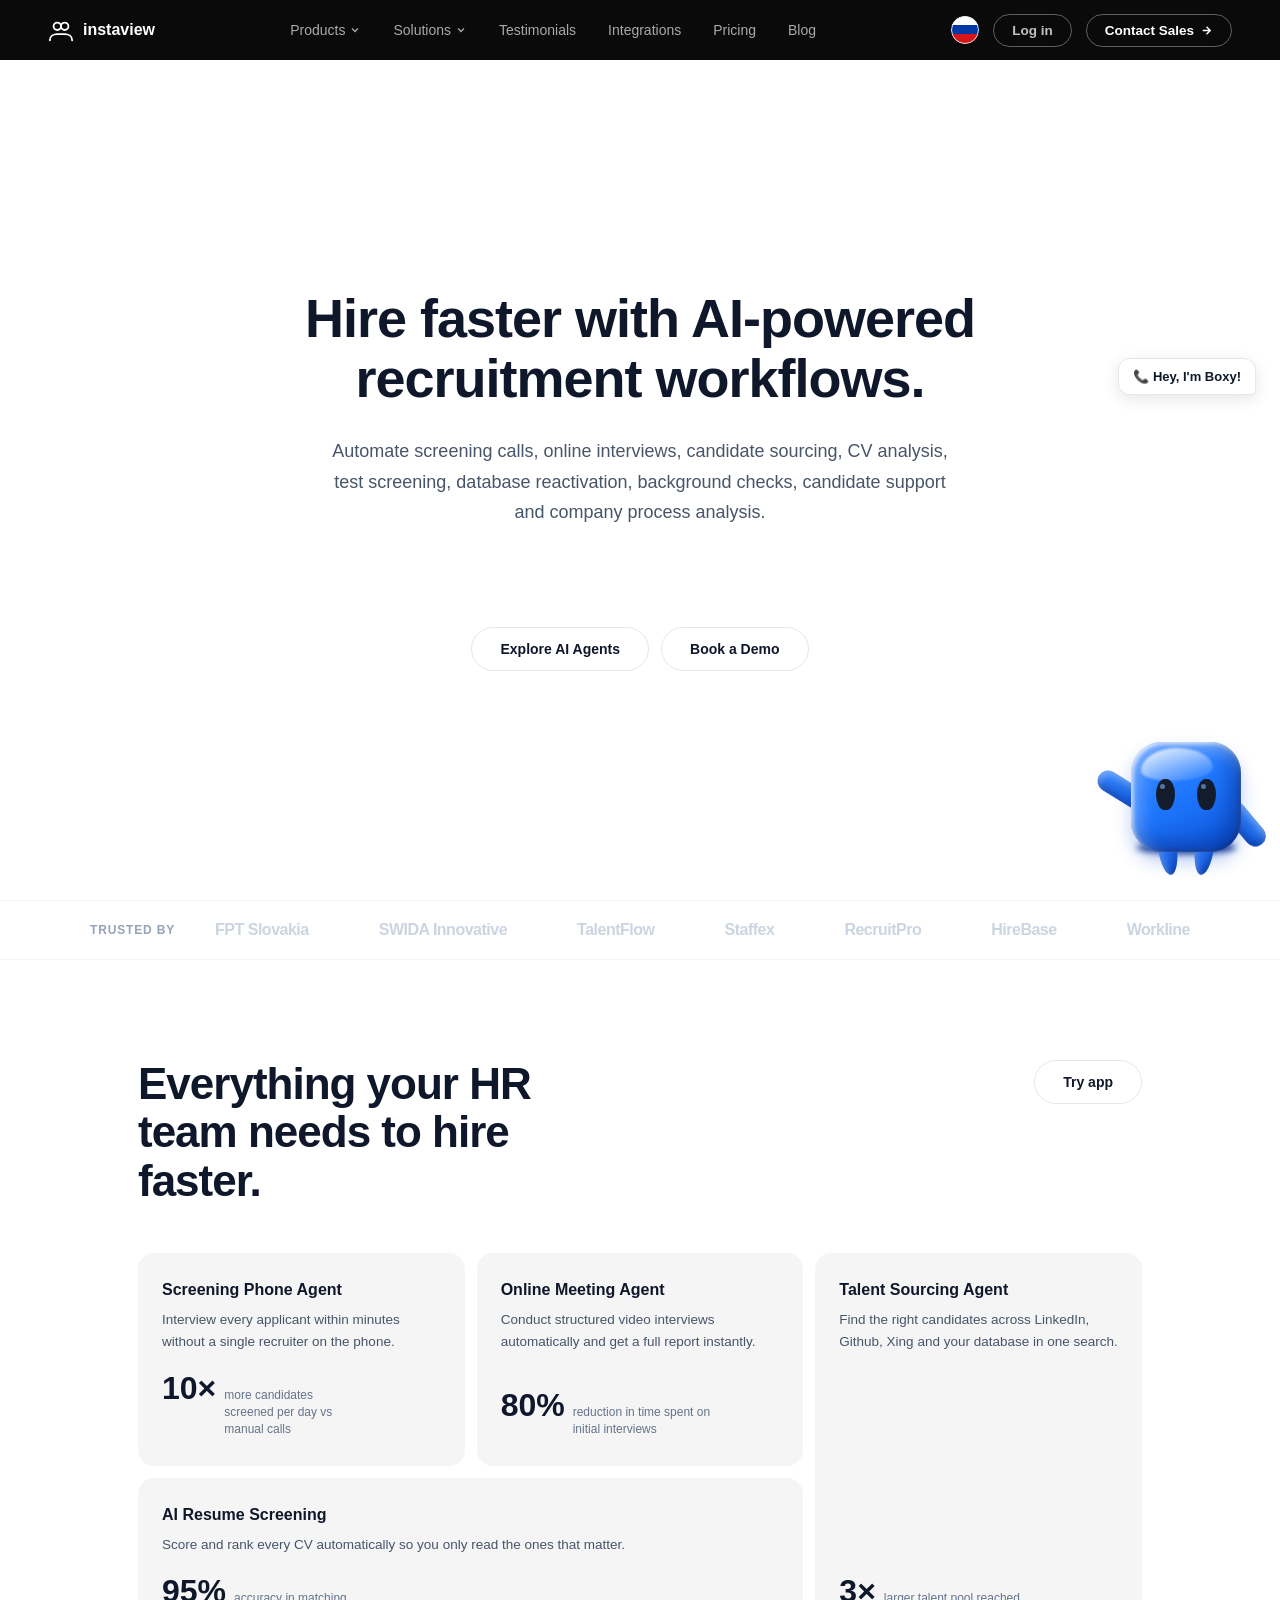
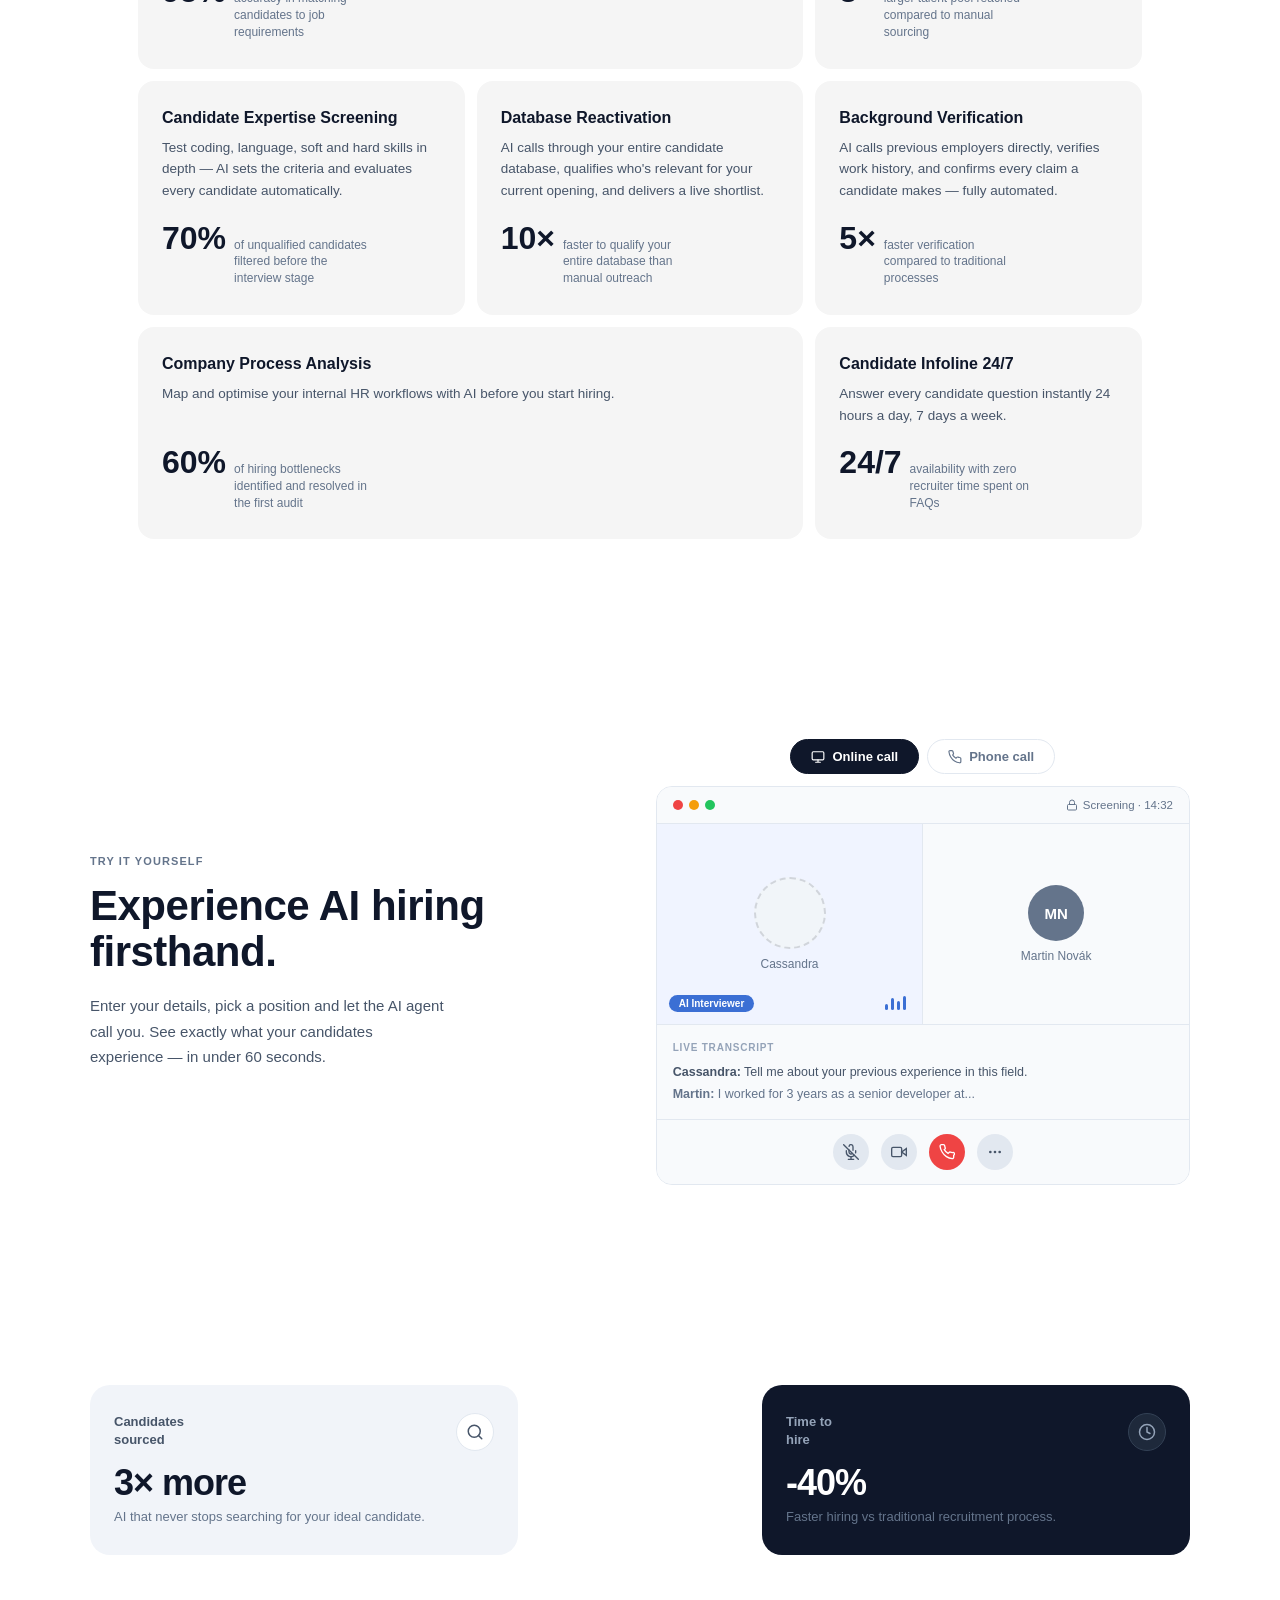
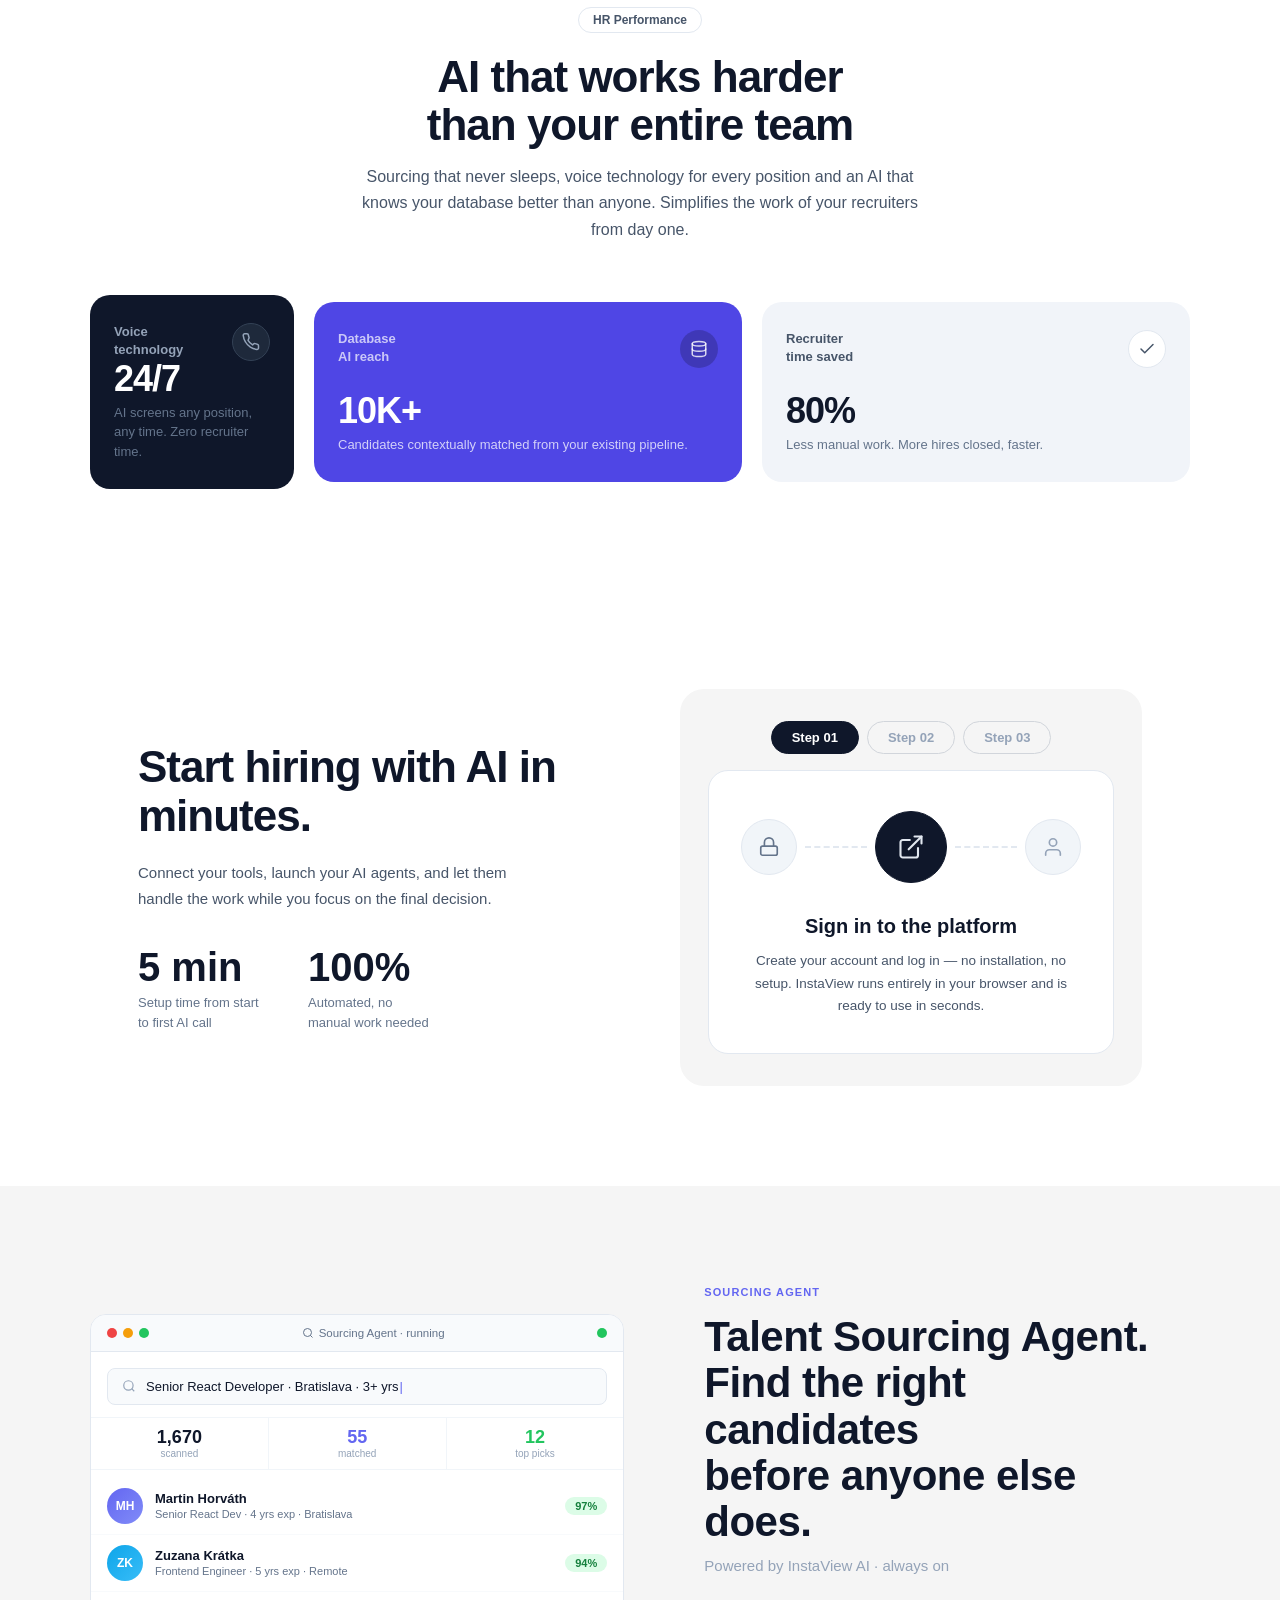
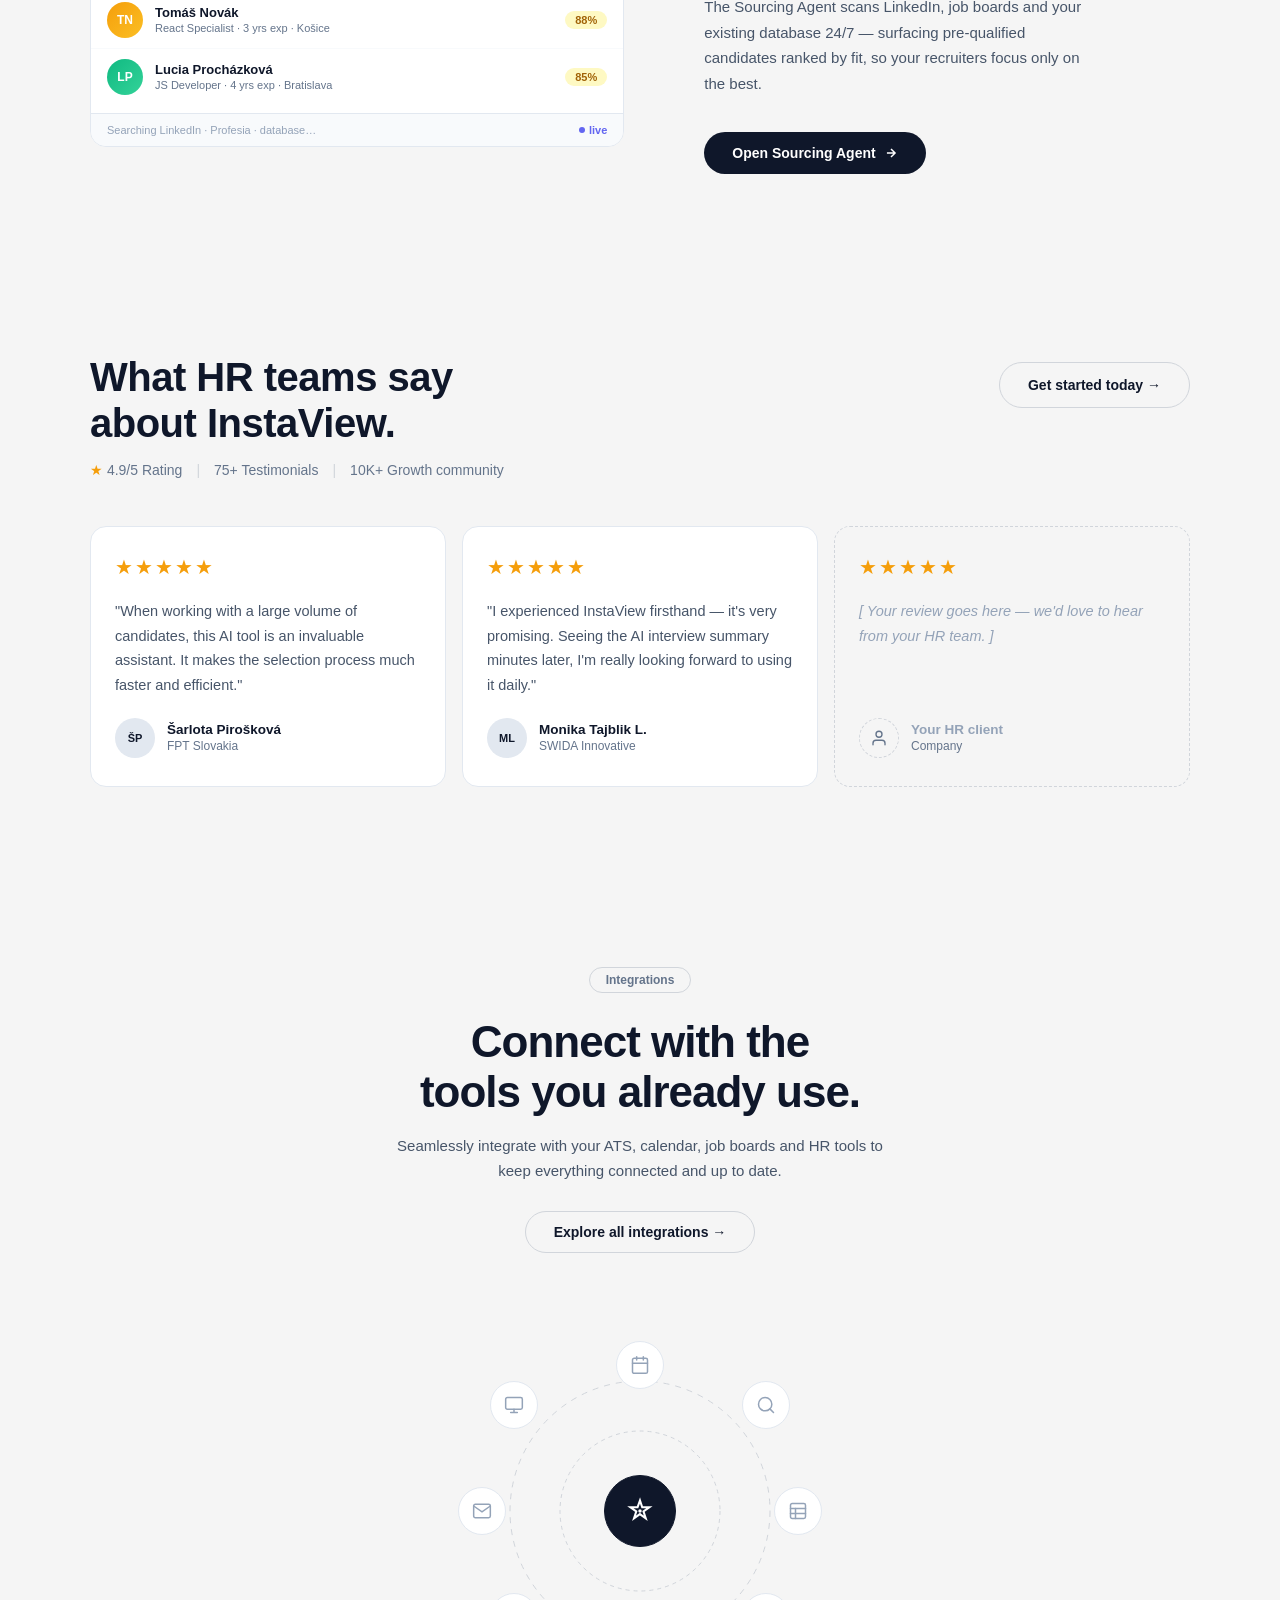
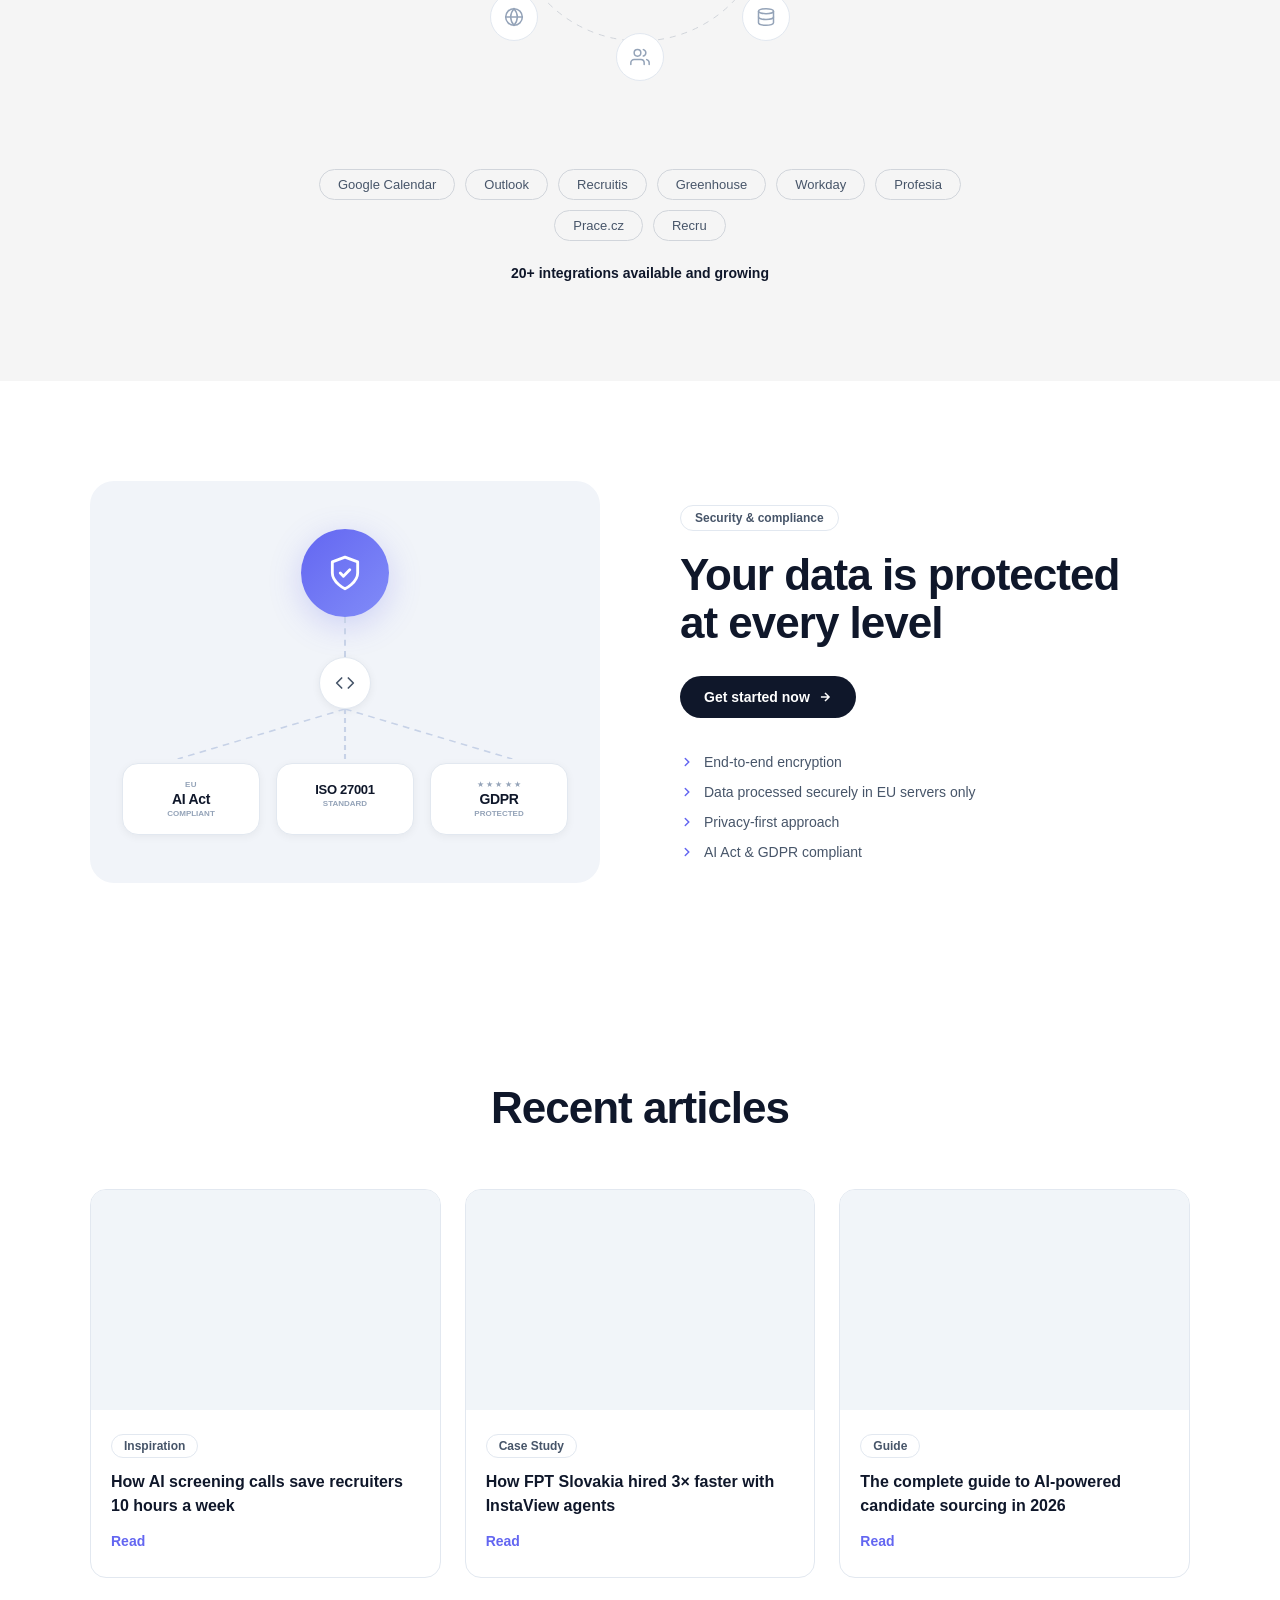
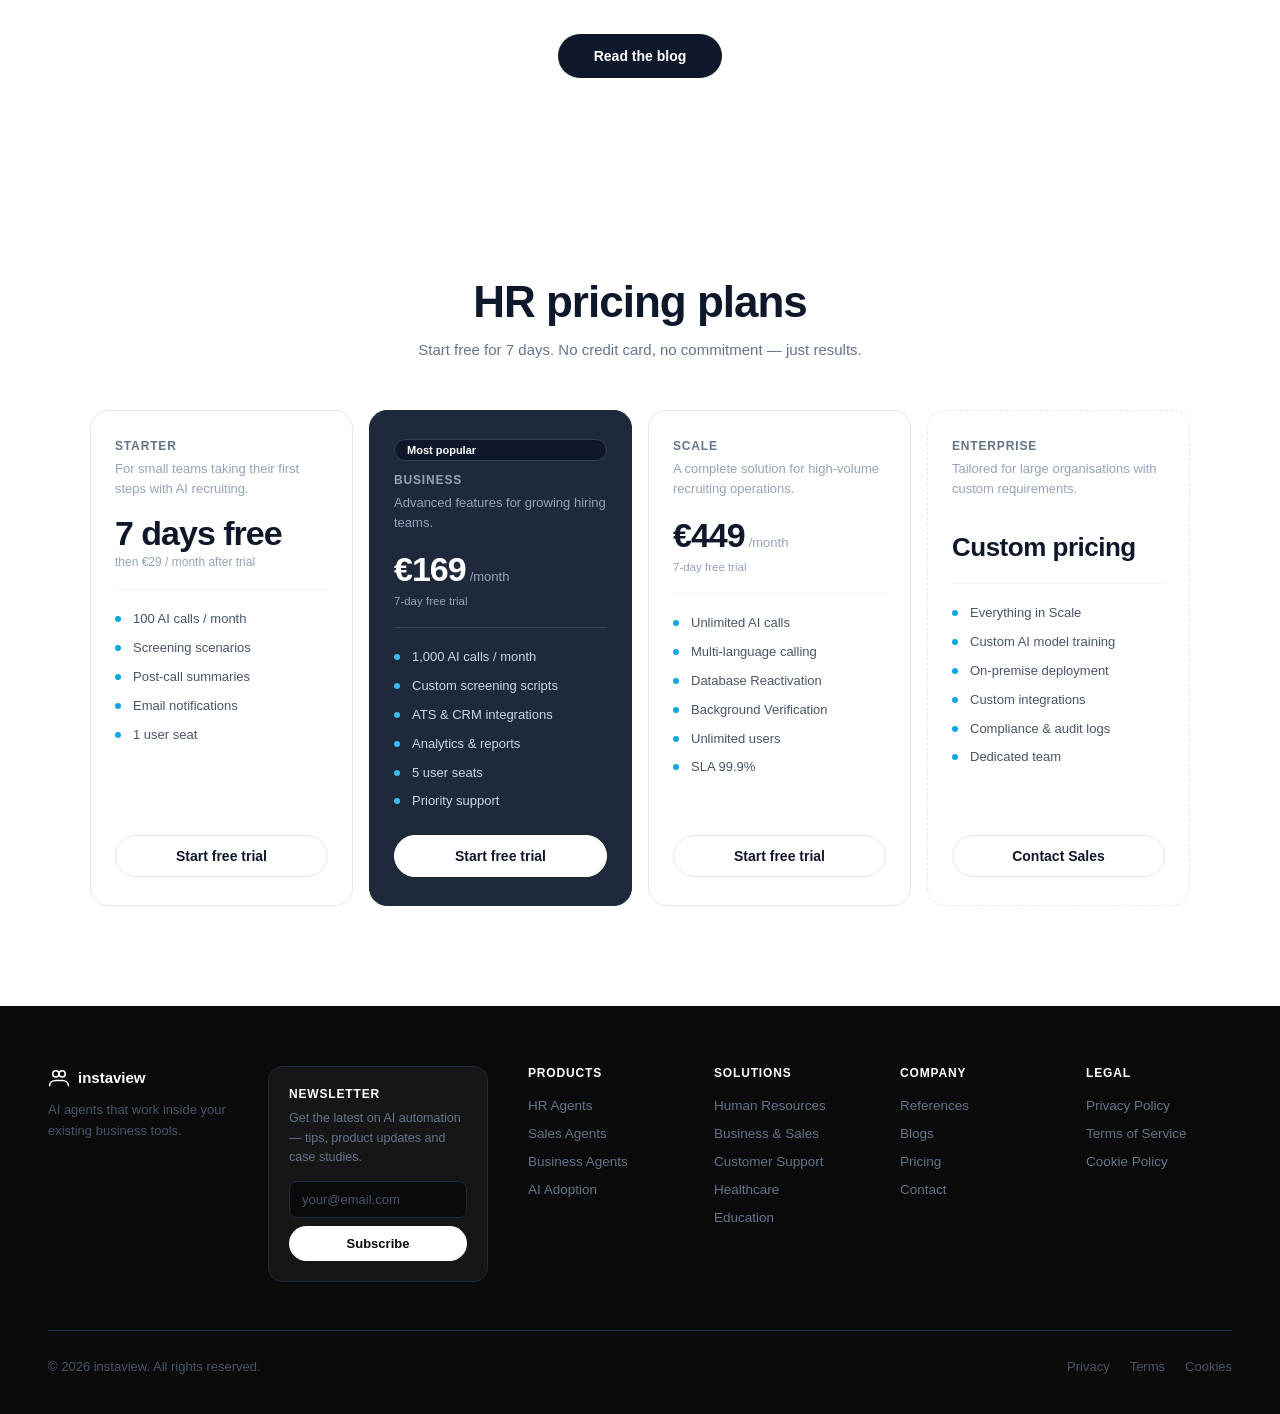
<file: hr-solution.html>
<!DOCTYPE html>
<html lang="en">
<head>
  <meta charset="UTF-8" />
  <meta name="viewport" content="width=device-width, initial-scale=1.0" />
  <title>Human Resources – InstaView</title>
  <style>
    *, *::before, *::after { box-sizing: border-box; margin: 0; padding: 0; }

    body {
      font-family: -apple-system, BlinkMacSystemFont, 'SF Pro Display', 'SF Pro Text', 'Helvetica Neue', Arial, sans-serif;
      background: #fff;
      color: #0f172a;
      overflow-x: hidden;
    }

    /* ─── NAVBAR ────────────────────────────────────────────── */
    nav {
      position: fixed;
      top: 0; left: 0; right: 0;
      z-index: 200;
      background: #0a0a0a;
      display: flex;
      align-items: center;
      justify-content: space-between;
      padding: 0 48px;
      height: 60px;
    }
    .nav-logo {
      display: flex;
      align-items: center;
      gap: 9px;
      text-decoration: none;
      color: #fff;
      font-size: 16px;
      font-weight: 700;
    }
    .nav-links {
      display: flex;
      gap: 32px;
      list-style: none;
      height: 60px;
      align-items: center;
    }
    .nav-links > li {
      position: relative;
      height: 100%;
      display: flex;
      align-items: center;
    }
    .nav-links a {
      text-decoration: none;
      color: rgba(255,255,255,0.65);
      font-size: 14px;
      font-weight: 500;
      display: flex;
      align-items: center;
      gap: 4px;
      height: 100%;
      transition: color .15s;
    }
    .nav-links a:hover { color: #fff; }
    .nav-right {
      display: flex;
      align-items: center;
      gap: 14px;
    }
    .flag-btn {
      width: 28px; height: 28px;
      border-radius: 50%;
      overflow: hidden;
      border: none;
      cursor: pointer;
      padding: 0;
      flex-shrink: 0;
      background: none;
    }
    .nav-cta {
      background: transparent;
      color: #fff;
      border: 1.5px solid rgba(255,255,255,0.35);
      padding: 8px 18px;
      border-radius: 100px;
      font-size: 13.5px;
      font-weight: 600;
      cursor: pointer;
      font-family: inherit;
      display: flex;
      align-items: center;
      gap: 6px;
      transition: border-color .15s;
    }
    .nav-cta:hover { border-color: #fff; }

    /* ─── MEGA DROPDOWN ─────────────────────────────────────── */
    .has-dropdown:hover .mega-dropdown { display: flex; }
    .mega-dropdown {
      display: none;
      position: fixed;
      top: 60px;
      left: 50%;
      transform: translateX(-50%);
      background: #fff;
      border: 1px solid #e2e8f0;
      border-radius: 16px;
      box-shadow: 0 20px 60px rgba(0,0,0,.12);
      z-index: 300;
      overflow: hidden;
    }
    .dd-sidebar {
      width: 190px;
      background: #f8fafc;
      border-right: 1px solid #f1f5f9;
      padding: 8px 0 20px;
      flex-shrink: 0;
    }
    .dd-sidebar-label {
      font-size: 10px;
      font-weight: 700;
      text-transform: uppercase;
      letter-spacing: .08em;
      color: #94a3b8;
      padding: 0 18px 10px;
    }
    .dd-cat {
      padding: 11px 18px;
      font-size: 13px;
      font-weight: 600;
      color: #64748b;
      cursor: pointer;
      transition: background .1s, color .1s;
      display: flex;
      align-items: center;
      gap: 8px;
    }
    .dd-cat.active { background: #fff; color: #0f172a; border-right: 2px solid #0f172a; }
    .dd-cat:hover:not(.active) { background: #f1f5f9; color: #0f172a; }
    .dd-cat-dot {
      width: 6px; height: 6px; border-radius: 50%;
      background: #e2e8f0; flex-shrink: 0;
    }
    .dd-cat.active .dd-cat-dot { background: #0f172a; }
    .dd-cat-soon {
      font-size: 10px;
      font-weight: 600;
      color: #cbd5e1;
      background: #f1f5f9;
      border: 1px solid #e8edf2;
      border-radius: 100px;
      padding: 1px 6px;
      letter-spacing: .02em;
      white-space: nowrap;
      flex-shrink: 0;
    }
    .dd-cat-disabled {
      color: #94a3b8 !important;
      display: flex;
      align-items: center;
      justify-content: space-between;
      gap: 6px;
    }
    .dd-content { flex: 1; padding: 28px 24px; display: none; }
    .dd-content.active { display: flex; gap: 32px; align-items: flex-start; }
    .dd-col-title {
      font-size: 10px;
      font-weight: 700;
      text-transform: uppercase;
      letter-spacing: .08em;
      color: #6366f1;
      margin-bottom: 16px;
      padding-bottom: 10px;
      border-bottom: 1px solid #f1f5f9;
    }
    .dd-item {
      display: flex;
      align-items: flex-start;
      gap: 12px;
      padding: 10px 8px;
      border-radius: 10px;
      cursor: pointer;
      transition: background .1s;
      text-decoration: none;
      margin-bottom: 2px;
    }
    .dd-item:hover { background: #f8fafc; }
    .dd-icon {
      width: 38px; height: 38px;
      border-radius: 10px;
      background: linear-gradient(135deg, #6366f1, #818cf8);
      display: flex;
      align-items: center;
      justify-content: center;
      font-size: 10px;
      font-weight: 800;
      color: #fff;
      flex-shrink: 0;
      letter-spacing: -.3px;
    }
    .dd-item-title { font-size: 13px; font-weight: 700; color: #0f172a; margin-bottom: 2px; }
    .dd-item-desc { font-size: 11.5px; color: #64748b; line-height: 1.45; }

    /* ─── HERO ──────────────────────────────────────────────── */
    .hero {
      padding-top: 60px;
      min-height: 100vh;
      display: flex;
      flex-direction: column;
      align-items: center;
      justify-content: center;
      text-align: center;
      padding-left: 48px;
      padding-right: 48px;
      background: #fff;
    }
    .hero h1 {
      font-size: 54px;
      font-weight: 800;
      color: #0f172a;
      line-height: 1.1;
      max-width: 820px;
      letter-spacing: -1px;
    }
    .hero p {
      font-size: 18px;
      color: #475569;
      line-height: 1.7;
      max-width: 640px;
      margin: 28px auto 0;
    }
    /* Rotating hero slides */
    .hero-rotator {
      display: grid;
      width: 100%;
      justify-items: center;
    }
    .hero-slide {
      grid-area: 1 / 1;
      display: flex;
      flex-direction: column;
      align-items: center;
      opacity: 0;
      transform: translateY(14px);
      transition: opacity .7s ease, transform .7s ease;
      pointer-events: none;
      visibility: hidden;
    }
    .hero-slide.is-active {
      opacity: 1;
      transform: translateY(0);
      pointer-events: auto;
      visibility: visible;
    }
    .hero-eyebrow {
      display: inline-block;
      font-size: 13px;
      font-weight: 700;
      letter-spacing: .04em;
      text-transform: uppercase;
      color: #6366f1;
      background: #eef2ff;
      border: 1px solid #e0e7ff;
      padding: 7px 16px;
      border-radius: 100px;
      margin-bottom: 24px;
    }
    .hero-slide p strong { color: #0f172a; font-weight: 700; }
    .hero-btns {
      display: flex;
      gap: 12px;
      margin-top: 44px;
      justify-content: center;
    }
    .btn {
      display: inline-flex;
      align-items: center;
      gap: 6px;
      padding: 13px 28px;
      border-radius: 100px;
      font-size: 14px;
      font-weight: 600;
      text-decoration: none;
      border: 1.5px solid #e2e8f0;
      color: #0f172a;
      background: #fff;
      cursor: pointer;
      transition: border-color .15s, background .15s;
      font-family: inherit;
    }
    .btn:hover { border-color: #94a3b8; background: #f8fafc; }
    .btn-dark {
      background: #0f172a;
      color: #fff;
      border-color: #0f172a;
    }
    .btn-dark:hover { background: #1e293b; border-color: #1e293b; }

    /* ─── HOW IT WORKS ──────────────────────────────────────── */
    .hiw-section {
      padding: 100px 48px;
      background: #fff;
      max-width: 1100px;
      margin: 0 auto;
      display: grid;
      grid-template-columns: 1fr 1fr;
      gap: 80px;
      align-items: center;
    }
    .hiw-left h2 {
      font-size: 44px;
      font-weight: 800;
      color: #0f172a;
      line-height: 1.1;
      letter-spacing: -1px;
      margin-bottom: 20px;
    }
    .hiw-left p {
      font-size: 15px;
      color: #475569;
      line-height: 1.7;
      max-width: 380px;
    }
    .hiw-stats {
      display: flex;
      gap: 40px;
      margin-top: 36px;
    }
    .hiw-stat-num {
      font-size: 40px;
      font-weight: 800;
      color: #0f172a;
      line-height: 1;
      margin-bottom: 6px;
    }
    .hiw-stat-label {
      font-size: 13px;
      color: #64748b;
      line-height: 1.5;
      max-width: 130px;
    }

    /* right: step card */
    .hiw-right { position: relative; }
    .hiw-steps-nav {
      display: flex;
      justify-content: center;
      gap: 8px;
      margin-bottom: 16px;
    }
    .hiw-step-btn {
      padding: 8px 20px;
      border-radius: 100px;
      border: 1.5px solid #d1d5db;
      background: transparent;
      color: #94a3b8;
      font-size: 13px;
      font-weight: 600;
      cursor: pointer;
      font-family: inherit;
      transition: all .2s;
    }
    .hiw-step-btn.active {
      background: #0f172a;
      color: #fff;
      border-color: #0f172a;
    }
    .hiw-card {
      background: #fff;
      border: 1px solid #e2e8f0;
      border-radius: 20px;
      padding: 40px 32px 36px;
      display: none;
    }
    .hiw-card.active { display: block; }

    /* icon row */
    .hiw-icons-row {
      display: flex;
      align-items: center;
      justify-content: center;
      gap: 0;
      margin-bottom: 32px;
    }
    .hiw-icon {
      width: 56px; height: 56px;
      border-radius: 50%;
      background: #f1f5f9;
      border: 1.5px solid #e2e8f0;
      display: flex;
      align-items: center;
      justify-content: center;
      flex-shrink: 0;
    }
    .hiw-icon.hiw-icon-active {
      width: 72px; height: 72px;
      background: #0f172a;
      border-color: #0f172a;
    }
    .hiw-dash {
      flex: 1;
      border-top: 2px dashed #e2e8f0;
      margin: 0 8px;
    }
    .hiw-card h3 {
      font-size: 20px;
      font-weight: 700;
      color: #0f172a;
      text-align: center;
      margin-bottom: 12px;
    }
    .hiw-card p {
      font-size: 13.5px;
      color: #475569;
      text-align: center;
      line-height: 1.65;
      max-width: 380px;
      margin: 0 auto;
    }

    /* ─── PRODUCTS SECTION ──────────────────────────────────── */
    .products-section {
      padding: 100px 48px;
      background: #fff;
      max-width: 1100px;
      margin: 0 auto;
    }
    .products-header {
      display: flex;
      align-items: flex-start;
      justify-content: space-between;
      margin-bottom: 48px;
    }
    .products-header h2 {
      font-size: 44px;
      font-weight: 800;
      color: #0f172a;
      line-height: 1.1;
      letter-spacing: -1px;
      max-width: 460px;
    }

    /* bento grid */
    .p-grid {
      display: grid;
      grid-template-columns: repeat(3, 1fr);
      grid-template-rows: auto;
      gap: 12px;
    }
    .p-card {
      background: #f5f5f5;
      border-radius: 16px;
      padding: 28px 24px;
      display: flex;
      flex-direction: column;
      justify-content: space-between;
      min-height: 180px;
      cursor: pointer;
      position: relative;
      transition: box-shadow .2s, transform .2s;
    }
    .p-card:hover {
      box-shadow: 0 8px 28px rgba(0,0,0,.09);
      transform: translateY(-2px);
    }
    .p-card-arrow {
      position: absolute; top: 20px; right: 20px;
      width: 24px; height: 24px; border-radius: 50%;
      background: rgba(0,0,0,.07);
      display: flex; align-items: center; justify-content: center;
      opacity: 0; transition: opacity .15s;
    }
    .p-card:hover .p-card-arrow { opacity: 1; }
    .p-card-span2-col { grid-column: span 2; }
    .p-card-span2-row { grid-row: span 2; }
    .p-card h3 {
      font-size: 16px;
      font-weight: 700;
      color: #0f172a;
      margin-bottom: 10px;
    }
    .p-card p {
      font-size: 13.5px;
      color: #475569;
      line-height: 1.6;
      flex: 1;
    }
    .p-stat {
      margin-top: 20px;
      display: flex;
      align-items: baseline;
      gap: 8px;
    }
    .p-stat-num {
      font-size: 32px;
      font-weight: 800;
      color: #0f172a;
      line-height: 1;
    }
    .p-stat-label {
      font-size: 12px;
      color: #64748b;
      line-height: 1.4;
      max-width: 140px;
    }
  </style>
</head>
<body>

<!-- ═══ NAVBAR ═══════════════════════════════════════════════════ -->
<nav>
  <a href="finance-platform.html" class="nav-logo">
    <svg width="26" height="26" viewBox="0 0 28 28" fill="none">
      <circle cx="10" cy="10" r="4" stroke="white" stroke-width="2"/>
      <circle cx="18" cy="10" r="4" stroke="white" stroke-width="2"/>
      <path d="M2 25c0-4 3.6-6.5 8-6.5h8c4.4 0 8 2.5 8 6.5" stroke="white" stroke-width="2" stroke-linecap="round"/>
    </svg>
    instaview
  </a>

  <ul class="nav-links">

    <!-- Products -->
    <li class="has-dropdown">
      <a href="#">Products <svg width="12" height="12" viewBox="0 0 24 24" fill="none" stroke="currentColor" stroke-width="2.5"><polyline points="6 9 12 15 18 9"/></svg></a>
      <div class="mega-dropdown" style="min-width:820px;">
        <div class="dd-sidebar">
          <div class="dd-sidebar-label">Category</div>
          <a href="hr-solution.html" class="dd-cat active" style="text-decoration:none;"><span class="dd-cat-dot"></span>Human Resources</a>
          <div class="dd-cat dd-cat-disabled"><span class="dd-cat-dot"></span>Business &amp; Sales<span class="dd-cat-soon">Soon</span></div>
          <div class="dd-cat dd-cat-disabled"><span class="dd-cat-dot"></span>Customer Support<span class="dd-cat-soon">Soon</span></div>
          <div class="dd-cat dd-cat-disabled"><span class="dd-cat-dot"></span>Healthcare<span class="dd-cat-soon">Soon</span></div>
          <div class="dd-cat dd-cat-disabled"><span class="dd-cat-dot"></span>Education<span class="dd-cat-soon">Soon</span></div>
        </div>
        <div class="dd-content active">
          <div style="flex:1;">
            <div class="dd-col-title">HR Agents</div>
            <a class="dd-item" href="hr-solution.html#sourcing-agent">
              <div class="dd-icon">SA</div>
              <div><div class="dd-item-title">Talent Sourcing Agent</div><div class="dd-item-desc">Searches every platform, builds a shortlist and sends personalised outreach automatically.</div></div>
            </a>
            <a class="dd-item" href="hr-solution.html#screening-phone">
              <div class="dd-icon">SP</div>
              <div><div class="dd-item-title">Screening Phone Agent</div><div class="dd-item-desc">Automated pre-qualification calls with structured summaries for recruiters.</div></div>
            </a>
            <a class="dd-item" href="hr-solution.html#online-meeting">
              <div class="dd-icon">OM</div>
              <div><div class="dd-item-title">Online Meeting Agent</div><div class="dd-item-desc">AI notes, key questions and follow-ups after every online interview.</div></div>
            </a>
            <a class="dd-item" href="hr-solution.html#candidate-expertise">
              <div class="dd-icon">CE</div>
              <div><div class="dd-item-title">Candidate Expertise Screening</div><div class="dd-item-desc">Deep assessment of candidate skills and domain knowledge before the interview stage.</div></div>
            </a>
            <a class="dd-item" href="hr-solution.html#critical-thinking">
              <div class="dd-icon">CT</div>
              <div><div class="dd-item-title">Critical Thinking Assessment</div><div class="dd-item-desc">Evaluates problem-solving ability and analytical reasoning through AI-driven scenarios.</div></div>
            </a>
          </div>
          <div style="flex:1;">
            <div class="dd-col-title">HR Operations</div>
            <a class="dd-item" href="hr-solution.html#database-reactivation">
              <div class="dd-icon">RD</div>
              <div><div class="dd-item-title">Database Reactivation</div><div class="dd-item-desc">Re-engages your existing candidate database with personalised AI outreach.</div></div>
            </a>
            <a class="dd-item" href="hr-solution.html#ai-resume">
              <div class="dd-icon">AR</div>
              <div><div class="dd-item-title">AI Resume Screening</div><div class="dd-item-desc">Analyses CVs, scores fit and prioritises candidates automatically.</div></div>
            </a>
            <a class="dd-item" href="hr-solution.html#background-verification">
              <div class="dd-icon">BV</div>
              <div><div class="dd-item-title">Background Verification</div><div class="dd-item-desc">Automated verification of candidate references, credentials and employment history.</div></div>
            </a>
            <a class="dd-item" href="hr-solution.html#candidate-infoline">
              <div class="dd-icon">CI</div>
              <div><div class="dd-item-title">Candidate Infoline 24/7</div><div class="dd-item-desc">AI-powered hotline that answers candidate questions around the clock.</div></div>
            </a>
            <a class="dd-item" href="hr-solution.html#company-process">
              <div class="dd-icon">CP</div>
              <div><div class="dd-item-title">Company Process Analysis</div><div class="dd-item-desc">Audits your HR workflows and maps opportunities for AI automation.</div></div>
            </a>
          </div>
        </div>
      </div>
    </li>

    <!-- Solutions -->
    <li class="has-dropdown">
      <a href="#">Solutions <svg width="12" height="12" viewBox="0 0 24 24" fill="none" stroke="currentColor" stroke-width="2.5"><polyline points="6 9 12 15 18 9"/></svg></a>
      <div class="mega-dropdown" style="min-width:520px;">
        <div class="dd-sidebar">
          <div class="dd-sidebar-label">Industry</div>
          <div class="dd-cat active"><span class="dd-cat-dot"></span>Human Resources</div>
          <div class="dd-cat dd-cat-disabled"><span class="dd-cat-dot"></span>Business &amp; Sales<span class="dd-cat-soon">Soon</span></div>
          <div class="dd-cat dd-cat-disabled"><span class="dd-cat-dot"></span>Customer Support<span class="dd-cat-soon">Soon</span></div>
          <div class="dd-cat dd-cat-disabled"><span class="dd-cat-dot"></span>Healthcare<span class="dd-cat-soon">Soon</span></div>
          <div class="dd-cat dd-cat-disabled"><span class="dd-cat-dot"></span>Education<span class="dd-cat-soon">Soon</span></div>
        </div>
        <div class="dd-content active">
          <div style="flex:1;">
            <div class="dd-col-title">Human Resources</div>
            <a class="dd-item" href="hr-solution.html">
              <div class="dd-icon">HR</div>
              <div>
                <div class="dd-item-title">Human Resources Solution</div>
                <div class="dd-item-desc">Speed up hiring, automate screening, sourcing and all candidate communication with AI agents built for HR teams.</div>
              </div>
            </a>
            <a class="dd-item" href="hr-solution.html" style="margin-top:4px; background:#f8fafc; border:1px solid #f1f5f9;">
              <div style="flex:1;">
                <div style="font-size:12px;font-weight:600;color:#0f172a;margin-bottom:4px;">What's included</div>
                <div style="display:flex;flex-wrap:wrap;gap:6px;">
                  <span style="font-size:11px;background:#f1f5f9;color:#475569;padding:3px 8px;border-radius:100px;">Screening calls</span>
                  <span style="font-size:11px;background:#f1f5f9;color:#475569;padding:3px 8px;border-radius:100px;">Sourcing</span>
                  <span style="font-size:11px;background:#f1f5f9;color:#475569;padding:3px 8px;border-radius:100px;">CV analysis</span>
                  <span style="font-size:11px;background:#f1f5f9;color:#475569;padding:3px 8px;border-radius:100px;">Assessments</span>
                  <span style="font-size:11px;background:#f1f5f9;color:#475569;padding:3px 8px;border-radius:100px;">Background checks</span>
                </div>
              </div>
              <svg width="16" height="16" viewBox="0 0 24 24" fill="none" stroke="#94a3b8" stroke-width="2" stroke-linecap="round" stroke-linejoin="round" style="flex-shrink:0;margin-top:2px;"><path d="M5 12h14M12 5l7 7-7 7"/></svg>
            </a>
          </div>
        </div>
      </div>
    </li>

    <li><a href="finance-platform.html#references">Testimonials</a></li>
    <li><a href="finance-platform.html#integration">Integrations</a></li>
    <li><a href="#pricing">Pricing</a></li>
    <li><a href="finance-platform.html#blogs">Blog</a></li>
  </ul>

  <div class="nav-right">
    <button class="flag-btn" title="Language">
      <svg xmlns="http://www.w3.org/2000/svg" viewBox="0 0 28 28" width="28" height="28">
        <clipPath id="circle"><circle cx="14" cy="14" r="14"/></clipPath>
        <g clip-path="url(#circle)">
          <rect width="28" height="10" fill="#fff"/>
          <rect y="9" width="28" height="10" fill="#0039a6"/>
          <rect y="18" width="28" height="10" fill="#d7141a"/>
        </g>
        <circle cx="14" cy="14" r="13.5" fill="none" stroke="#e2e8f0" stroke-width="1"/>
      </svg>
    </button>
    <a href="https://auth.instaview.sk/u/login?state=hKFo2SAyejFVMTVfRXM2ZDJtcjJnUjFLSV9hSDVmdXFJNEZUdKFur3VuaXZlcnNhbC1sb2dpbqN0aWTZIDdVU2tvRGJpdTRNZlhTWkQ4S2V1Y3BXRUFBT3MtM192o2NpZNkgYjdEVm5EblNnYks1dEdSR3AwOWFhd1Bvc1FUemJoM1c" style="display:inline-flex;align-items:center;gap:6px;padding:8px 18px;border-radius:100px;font-size:13.5px;font-weight:600;color:rgba(255,255,255,0.75);text-decoration:none;border:1.5px solid rgba(255,255,255,0.35);transition:color .15s, border-color .15s;" onmouseover="this.style.color='#fff';this.style.borderColor='#fff'" onmouseout="this.style.color='rgba(255,255,255,0.75)';this.style.borderColor='rgba(255,255,255,0.35)'">Log in</a>
    <button class="nav-cta">
      Contact Sales
      <svg width="13" height="13" viewBox="0 0 24 24" fill="none" stroke="currentColor" stroke-width="2.5"><path d="M5 12h14M12 5l7 7-7 7"/></svg>
    </button>
  </div>
</nav>

<!-- ═══ HERO ════════════════════════════════════════════════════ -->
<section class="hero">
  <div class="hero-rotator">
    <div class="hero-slide is-active" data-slide="0">
      <h1>Hire faster with AI-powered recruitment workflows.</h1>
      <p>Automate screening calls, online interviews, candidate sourcing, CV analysis, test screening, database reactivation, background checks, candidate support and company process analysis.</p>
    </div>
    <div class="hero-slide" data-slide="1">
      <span class="hero-eyebrow">✦ Meet the Talent Sourcing Agent</span>
      <h1>Find the right candidates before anyone else does.</h1>
      <p>The Talent Sourcing Agent scans LinkedIn, GitHub, Xing and job boards 24/7 — building a ranked shortlist of people who truly fit and sending personalised outreach automatically. <strong>94% faster than a human recruiter.</strong></p>
    </div>
  </div>
  <div class="hero-btns">
    <a href="#agents" class="btn">Explore AI Agents</a>
    <a href="#contact" class="btn">Book a Demo</a>
  </div>
</section>

<!-- ── TRUSTED BY ─────────────────────────────────────────────────── -->
<div style="background:#fff;border-top:1px solid #f1f5f9;border-bottom:1px solid #f1f5f9;padding:20px 48px;">
  <div style="display:flex;align-items:center;gap:0;max-width:1100px;margin:0 auto;">
    <span style="font-size:12px;font-weight:600;color:#94a3b8;white-space:nowrap;margin-right:40px;text-transform:uppercase;letter-spacing:.07em;">Trusted by</span>
    <div style="display:flex;align-items:center;justify-content:space-between;flex:1;flex-wrap:wrap;gap:24px;">
      <span style="font-size:16px;font-weight:800;color:#cbd5e1;letter-spacing:-0.5px;">FPT Slovakia</span>
      <span style="font-size:16px;font-weight:800;color:#cbd5e1;letter-spacing:-0.5px;">SWIDA Innovative</span>
      <span style="font-size:16px;font-weight:800;color:#cbd5e1;letter-spacing:-0.5px;">TalentFlow</span>
      <span style="font-size:16px;font-weight:800;color:#cbd5e1;letter-spacing:-0.5px;">Staffex</span>
      <span style="font-size:16px;font-weight:800;color:#cbd5e1;letter-spacing:-0.5px;">RecruitPro</span>
      <span style="font-size:16px;font-weight:800;color:#cbd5e1;letter-spacing:-0.5px;">HireBase</span>
      <span style="font-size:16px;font-weight:800;color:#cbd5e1;letter-spacing:-0.5px;">Workline</span>
    </div>
  </div>
</div>

<!-- ═══ PRODUCTS ══════════════════════════════════════════════════ -->
<section class="products-section" id="agents">
  <div class="products-header">
    <h2>Everything your HR team needs to hire faster.</h2>
    <a href="#contact" class="btn">Try app</a>
  </div>

  <div class="p-grid" id="p-grid">

    <!-- Screening Phone Agent -->
    <div class="p-card" onclick="openProduct('screening-phone')">
      <div class="p-card-arrow"><svg width="11" height="11" viewBox="0 0 24 24" fill="none" stroke="currentColor" stroke-width="2.5" stroke-linecap="round" stroke-linejoin="round"><path d="M5 12h14M12 5l7 7-7 7"/></svg></div>
      <div>
        <h3>Screening Phone Agent</h3>
        <p>Interview every applicant within minutes without a single recruiter on the phone.</p>
      </div>
      <div class="p-stat">
        <span class="p-stat-num">10×</span>
        <span class="p-stat-label">more candidates screened per day vs manual calls</span>
      </div>
    </div>

    <!-- Online Meeting Agent -->
    <div class="p-card" onclick="openProduct('online-meeting')">
      <div class="p-card-arrow"><svg width="11" height="11" viewBox="0 0 24 24" fill="none" stroke="currentColor" stroke-width="2.5" stroke-linecap="round" stroke-linejoin="round"><path d="M5 12h14M12 5l7 7-7 7"/></svg></div>
      <div>
        <h3>Online Meeting Agent</h3>
        <p>Conduct structured video interviews automatically and get a full report instantly.</p>
      </div>
      <div class="p-stat">
        <span class="p-stat-num">80%</span>
        <span class="p-stat-label">reduction in time spent on initial interviews</span>
      </div>
    </div>

    <!-- Talent Sourcing Agent — spans 2 rows -->
    <div class="p-card p-card-span2-row" onclick="openProduct('sourcing-agent')">
      <div class="p-card-arrow"><svg width="11" height="11" viewBox="0 0 24 24" fill="none" stroke="currentColor" stroke-width="2.5" stroke-linecap="round" stroke-linejoin="round"><path d="M5 12h14M12 5l7 7-7 7"/></svg></div>
      <div>
        <h3>Talent Sourcing Agent</h3>
        <p>Find the right candidates across LinkedIn, Github, Xing and your database in one search.</p>
      </div>
      <div class="p-stat" style="margin-top:auto; padding-top:32px;">
        <span class="p-stat-num">3×</span>
        <span class="p-stat-label">larger talent pool reached compared to manual sourcing</span>
      </div>
    </div>

    <!-- AI Resume Screening — spans 2 cols -->
    <div class="p-card p-card-span2-col" onclick="openProduct('ai-resume')">
      <div class="p-card-arrow"><svg width="11" height="11" viewBox="0 0 24 24" fill="none" stroke="currentColor" stroke-width="2.5" stroke-linecap="round" stroke-linejoin="round"><path d="M5 12h14M12 5l7 7-7 7"/></svg></div>
      <div>
        <h3>AI Resume Screening</h3>
        <p>Score and rank every CV automatically so you only read the ones that matter.</p>
      </div>
      <div class="p-stat">
        <span class="p-stat-num">95%</span>
        <span class="p-stat-label">accuracy in matching candidates to job requirements</span>
      </div>
    </div>

    <!-- Candidate Expertise Screening -->
    <div class="p-card" onclick="openProduct('candidate-expertise')">
      <div class="p-card-arrow"><svg width="11" height="11" viewBox="0 0 24 24" fill="none" stroke="currentColor" stroke-width="2.5" stroke-linecap="round" stroke-linejoin="round"><path d="M5 12h14M12 5l7 7-7 7"/></svg></div>
      <div>
        <h3>Candidate Expertise Screening</h3>
        <p>Test coding, language, soft and hard skills in depth — AI sets the criteria and evaluates every candidate automatically.</p>
      </div>
      <div class="p-stat">
        <span class="p-stat-num">70%</span>
        <span class="p-stat-label">of unqualified candidates filtered before the interview stage</span>
      </div>
    </div>

    <!-- Reactivation Database -->
    <div class="p-card" onclick="openProduct('database-reactivation')">
      <div class="p-card-arrow"><svg width="11" height="11" viewBox="0 0 24 24" fill="none" stroke="currentColor" stroke-width="2.5" stroke-linecap="round" stroke-linejoin="round"><path d="M5 12h14M12 5l7 7-7 7"/></svg></div>
      <div>
        <h3>Database Reactivation</h3>
        <p>AI calls through your entire candidate database, qualifies who's relevant for your current opening, and delivers a live shortlist.</p>
      </div>
      <div class="p-stat">
        <span class="p-stat-num">10×</span>
        <span class="p-stat-label">faster to qualify your entire database than manual outreach</span>
      </div>
    </div>

    <!-- Background Checks -->
    <div class="p-card" onclick="openProduct('background-verification')">
      <div class="p-card-arrow"><svg width="11" height="11" viewBox="0 0 24 24" fill="none" stroke="currentColor" stroke-width="2.5" stroke-linecap="round" stroke-linejoin="round"><path d="M5 12h14M12 5l7 7-7 7"/></svg></div>
      <div>
        <h3>Background Verification</h3>
        <p>AI calls previous employers directly, verifies work history, and confirms every claim a candidate makes — fully automated.</p>
      </div>
      <div class="p-stat">
        <span class="p-stat-num">5×</span>
        <span class="p-stat-label">faster verification compared to traditional processes</span>
      </div>
    </div>

    <!-- Company Process Analysis — spans 2 cols -->
    <div class="p-card p-card-span2-col" onclick="openProduct('company-process')">
      <div class="p-card-arrow"><svg width="11" height="11" viewBox="0 0 24 24" fill="none" stroke="currentColor" stroke-width="2.5" stroke-linecap="round" stroke-linejoin="round"><path d="M5 12h14M12 5l7 7-7 7"/></svg></div>
      <div>
        <h3>Company Process Analysis</h3>
        <p>Map and optimise your internal HR workflows with AI before you start hiring.</p>
      </div>
      <div class="p-stat">
        <span class="p-stat-num">60%</span>
        <span class="p-stat-label">of hiring bottlenecks identified and resolved in the first audit</span>
      </div>
    </div>

    <!-- Candidate Infoline 24/7 -->
    <div class="p-card" onclick="openProduct('candidate-infoline')">
      <div class="p-card-arrow"><svg width="11" height="11" viewBox="0 0 24 24" fill="none" stroke="currentColor" stroke-width="2.5" stroke-linecap="round" stroke-linejoin="round"><path d="M5 12h14M12 5l7 7-7 7"/></svg></div>
      <div>
        <h3>Candidate Infoline 24/7</h3>
        <p>Answer every candidate question instantly 24 hours a day, 7 days a week.</p>
      </div>
      <div class="p-stat">
        <span class="p-stat-num">24/7</span>
        <span class="p-stat-label">availability with zero recruiter time spent on FAQs</span>
      </div>
    </div>

  </div>

  <div class="p-detail" id="p-detail" style="display:none;"></div>
</section>

<!-- ═══ AI DEMO ════════════════════════════════════════════════════ -->
<section class="demo-section">
  <div class="demo-inner">

    <div class="demo-text">
      <p class="demo-tag">Try it yourself</p>
      <h2 class="demo-heading">Experience AI hiring<br>firsthand.</h2>
      <p class="demo-sub">Enter your details, pick a position and let the AI agent call you. See exactly what your candidates experience — in under 60 seconds.</p>
    </div>

    <div class="demo-right">
      <!-- toggle -->
      <div class="demo-toggle">
        <button class="demo-tab demo-tab-active" id="tab-online" onclick="switchDemo('online')">
          <svg width="14" height="14" viewBox="0 0 24 24" fill="none" stroke="currentColor" stroke-width="2" stroke-linecap="round" stroke-linejoin="round"><rect x="2" y="3" width="20" height="14" rx="2"/><path d="M8 21h8m-4-4v4"/></svg>
          Online call
        </button>
        <button class="demo-tab" id="tab-phone" onclick="switchDemo('phone')">
          <svg width="14" height="14" viewBox="0 0 24 24" fill="none" stroke="currentColor" stroke-width="2" stroke-linecap="round" stroke-linejoin="round"><path d="M22 16.92v3a2 2 0 0 1-2.18 2 19.79 19.79 0 0 1-8.63-3.07A19.5 19.5 0 0 1 4.69 12 19.79 19.79 0 0 1 1.61 3.12 2 2 0 0 1 3.6 1h3a2 2 0 0 1 2 1.72c.127.96.361 1.903.7 2.81a2 2 0 0 1-.45 2.11L7.91 8.37a16 16 0 0 0 5.73 5.73l1.44-1.44a2 2 0 0 1 2.11-.45c.907.339 1.85.573 2.81.7A2 2 0 0 1 22 14.92z"/></svg>
          Phone call
        </button>
      </div>

      <!-- Online call mock -->
      <div class="demo-card" id="demo-online">
        <div class="demo-card-bar">
          <div class="demo-dots"><span></span><span></span><span></span></div>
          <span class="demo-label">
            <svg width="12" height="12" viewBox="0 0 24 24" fill="none" stroke="currentColor" stroke-width="2"><rect x="3" y="11" width="18" height="11" rx="2"/><path d="M7 11V7a5 5 0 0 1 10 0v4"/></svg>
            Screening · 14:32
          </span>
        </div>
        <div class="demo-video-row">
          <div class="demo-participant">
            <div class="demo-avatar-photo demo-avatar-empty"></div>
            <span>Cassandra</span>
            <div class="demo-badge">AI Interviewer</div>
            <div class="demo-waves">
              <span></span><span></span><span></span><span></span>
            </div>
          </div>
          <div class="demo-divider"></div>
          <div class="demo-participant">
            <div class="demo-avatar demo-avatar-user">MN</div>
            <span>Martin Novák</span>
          </div>
        </div>
        <div class="demo-transcript">
          <div class="demo-transcript-label">Live transcript</div>
          <p><strong>Cassandra:</strong> Tell me about your previous experience in this field.</p>
          <p style="color:#64748b;"><strong>Martin:</strong> I worked for 3 years as a senior developer at...</p>
        </div>
        <div class="demo-controls">
          <button class="demo-ctrl"><svg width="16" height="16" viewBox="0 0 24 24" fill="none" stroke="currentColor" stroke-width="2" stroke-linecap="round"><line x1="1" y1="1" x2="23" y2="23"/><path d="M9 9v3a3 3 0 0 0 5.12 2.12M15 9.34V4a3 3 0 0 0-5.94-.6"/><path d="M17 16.95A7 7 0 0 1 5 12v-2m14 0v2a7 7 0 0 1-.11 1.23"/><line x1="12" y1="19" x2="12" y2="23"/><line x1="8" y1="23" x2="16" y2="23"/></svg></button>
          <button class="demo-ctrl"><svg width="16" height="16" viewBox="0 0 24 24" fill="none" stroke="currentColor" stroke-width="2" stroke-linecap="round"><path d="M23 7 16 12 23 17V7z"/><rect x="1" y="5" width="15" height="14" rx="2"/></svg></button>
          <button class="demo-ctrl demo-ctrl-end"><svg width="16" height="16" viewBox="0 0 24 24" fill="none" stroke="currentColor" stroke-width="2" stroke-linecap="round"><path d="M22 16.92v3a2 2 0 0 1-2.18 2 19.79 19.79 0 0 1-8.63-3.07A19.5 19.5 0 0 1 4.69 12 19.79 19.79 0 0 1 1.61 3.12 2 2 0 0 1 3.6 1h3a2 2 0 0 1 2 1.72c.127.96.361 1.903.7 2.81a2 2 0 0 1-.45 2.11L7.91 8.37a16 16 0 0 0 5.73 5.73l1.44-1.44a2 2 0 0 1 2.11-.45c.907.339 1.85.573 2.81.7A2 2 0 0 1 22 16.92z"/></svg></button>
          <button class="demo-ctrl"><svg width="16" height="16" viewBox="0 0 24 24" fill="none" stroke="currentColor" stroke-width="2" stroke-linecap="round"><circle cx="12" cy="12" r="1"/><circle cx="19" cy="12" r="1"/><circle cx="5" cy="12" r="1"/></svg></button>
        </div>
      </div>

      <!-- Phone call form -->
      <div class="demo-card" id="demo-phone" style="display:none;">
        <div class="demo-card-bar">
          <div class="demo-dots"><span></span><span></span><span></span></div>
          <span class="demo-label">
            <svg width="12" height="12" viewBox="0 0 24 24" fill="none" stroke="currentColor" stroke-width="2"><rect x="3" y="11" width="18" height="11" rx="2"/><path d="M7 11V7a5 5 0 0 1 10 0v4"/></svg>
            AI Phone Screening
          </span>
        </div>
        <div style="padding:24px 20px;">
          <div style="display:flex;align-items:center;gap:14px;margin-bottom:20px;">
            <div class="demo-avatar-photo demo-avatar-empty" style="width:48px;height:48px;flex-shrink:0;"></div>
            <div>
              <div style="font-size:13px;font-weight:700;color:#0f172a;">Cassandra</div>
              <div style="font-size:11.5px;color:#64748b;">AI Interviewer · ready to call</div>
            </div>
          </div>
          <p style="font-size:13px;color:#475569;margin-bottom:20px;line-height:1.5;">Fill in your details and our AI agent will call you within seconds — experience exactly what your candidates go through.</p>
          <form class="demo-form" onsubmit="handleDemoCall(event)">
            <div class="demo-form-row">
              <input class="demo-input" type="text" placeholder="Your first name" required />
              <input class="demo-input" type="tel" placeholder="Phone number (+421...)" required />
            </div>
            <select class="demo-input demo-select" required>
              <option value="" disabled selected>Select a position to be screened for</option>
              <option>Software Engineer</option>
              <option>HR Manager</option>
              <option>Sales Representative</option>
              <option>Product Manager</option>
              <option>Marketing Specialist</option>
              <option>Customer Support Agent</option>
            </select>
            <button class="demo-call-btn" type="submit">
              <svg width="16" height="16" viewBox="0 0 24 24" fill="none" stroke="currentColor" stroke-width="2" stroke-linecap="round"><path d="M22 16.92v3a2 2 0 0 1-2.18 2 19.79 19.79 0 0 1-8.63-3.07A19.5 19.5 0 0 1 4.69 12 19.79 19.79 0 0 1 1.61 3.12 2 2 0 0 1 3.6 1h3a2 2 0 0 1 2 1.72c.127.96.361 1.903.7 2.81a2 2 0 0 1-.45 2.11L7.91 8.37a16 16 0 0 0 5.73 5.73l1.44-1.44a2 2 0 0 1 2.11-.45c.907.339 1.85.573 2.81.7A2 2 0 0 1 22 16.92z"/></svg>
              Let AI call me now
            </button>
          </form>
          <div id="demo-success" style="display:none;text-align:center;padding:20px 0;">
            <div style="font-size:32px;margin-bottom:12px;">
              <svg width="40" height="40" viewBox="0 0 24 24" fill="none" stroke="#22c55e" stroke-width="2" stroke-linecap="round"><polyline points="20 6 9 17 4 12"/></svg>
            </div>
            <p style="font-size:15px;font-weight:700;color:#0f172a;margin-bottom:6px;">AI is calling you!</p>
            <p style="font-size:13px;color:#64748b;">Pick up — your screening interview is starting now.</p>
          </div>
        </div>
      </div>

    </div>
  </div>
</section>

<!-- ═══ HR STATS ══════════════════════════════════════════════════ -->
<section style="background:#fff;padding:100px 48px;">
  <div style="max-width:1100px;margin:0 auto;">
    <div style="display:grid;grid-template-columns:1fr 1fr 1fr 1fr 1fr;grid-template-rows:auto auto auto;gap:20px;align-items:center;">

      <!-- top-left: light — sourcing -->
      <div style="grid-column:1/3;grid-row:1;background:#f1f4f9;border-radius:20px;padding:28px 24px;min-height:170px;display:flex;flex-direction:column;justify-content:space-between;">
        <div style="display:flex;align-items:flex-start;justify-content:space-between;">
          <span style="font-size:13px;font-weight:600;color:#475569;line-height:1.4;">Candidates<br>sourced</span>
          <div style="width:38px;height:38px;border-radius:50%;background:#fff;border:1px solid #e2e8f0;display:flex;align-items:center;justify-content:center;flex-shrink:0;">
            <svg width="18" height="18" viewBox="0 0 24 24" fill="none" stroke="#475569" stroke-width="2" stroke-linecap="round" stroke-linejoin="round"><circle cx="11" cy="11" r="8"/><line x1="21" y1="21" x2="16.65" y2="16.65"/></svg>
          </div>
        </div>
        <div>
          <div style="font-size:36px;font-weight:800;color:#0f172a;letter-spacing:-1px;line-height:1;margin-bottom:6px;">3× more</div>
          <div style="font-size:13px;color:#64748b;line-height:1.5;">AI that never stops searching for your ideal candidate.</div>
        </div>
      </div>

      <!-- top spacer -->
      <div style="grid-column:3;grid-row:1;"></div>

      <!-- top-right: dark — time to hire -->
      <div style="grid-column:4/6;grid-row:1;background:#0f172a;border-radius:20px;padding:28px 24px;min-height:170px;display:flex;flex-direction:column;justify-content:space-between;">
        <div style="display:flex;align-items:flex-start;justify-content:space-between;">
          <span style="font-size:13px;font-weight:600;color:#94a3b8;line-height:1.4;">Time to<br>hire</span>
          <div style="width:38px;height:38px;border-radius:50%;background:#1e293b;border:1px solid #334155;display:flex;align-items:center;justify-content:center;flex-shrink:0;">
            <svg width="18" height="18" viewBox="0 0 24 24" fill="none" stroke="#94a3b8" stroke-width="2" stroke-linecap="round" stroke-linejoin="round"><circle cx="12" cy="12" r="10"/><polyline points="12 6 12 12 16 14"/></svg>
          </div>
        </div>
        <div>
          <div style="font-size:36px;font-weight:800;color:#fff;letter-spacing:-1px;line-height:1;margin-bottom:6px;">-40%</div>
          <div style="font-size:13px;color:#64748b;line-height:1.5;">Faster hiring vs traditional recruitment process.</div>
        </div>
      </div>

      <!-- center text -->
      <div style="grid-column:1/6;grid-row:2;text-align:center;padding:32px 0;">
        <span style="display:inline-block;font-size:12px;font-weight:600;color:#475569;border:1px solid #e2e8f0;border-radius:100px;padding:5px 14px;margin-bottom:20px;">HR Performance</span>
        <h2 style="font-size:44px;font-weight:800;color:#0f172a;letter-spacing:-1px;line-height:1.1;margin-bottom:14px;">AI that works harder<br>than your entire team</h2>
        <p style="font-size:16px;color:#475569;max-width:560px;margin:0 auto;line-height:1.65;">Sourcing that never sleeps, voice technology for every position and an AI that knows your database better than anyone. Simplifies the work of your recruiters from day one.</p>
      </div>

      <!-- bottom-left: dark — voice tech -->
      <div style="grid-column:1/2;grid-row:3;background:#0f172a;border-radius:20px;padding:28px 24px;min-height:180px;display:flex;flex-direction:column;justify-content:space-between;">
        <div style="display:flex;align-items:flex-start;justify-content:space-between;">
          <span style="font-size:13px;font-weight:600;color:#94a3b8;line-height:1.4;">Voice<br>technology</span>
          <div style="width:38px;height:38px;border-radius:50%;background:#1e293b;border:1px solid #334155;display:flex;align-items:center;justify-content:center;flex-shrink:0;">
            <svg width="18" height="18" viewBox="0 0 24 24" fill="none" stroke="#94a3b8" stroke-width="2" stroke-linecap="round" stroke-linejoin="round"><path d="M22 16.92v3a2 2 0 0 1-2.18 2 19.79 19.79 0 0 1-8.63-3.07A19.5 19.5 0 0 1 4.69 12 19.79 19.79 0 0 1 1.61 3.12 2 2 0 0 1 3.6 1h3a2 2 0 0 1 2 1.72 12.84 12.84 0 0 0 .7 2.81 2 2 0 0 1-.45 2.11L8.09 9.91a16 16 0 0 0 6 6l1.27-1.27a2 2 0 0 1 2.11-.45 12.84 12.84 0 0 0 2.81.7A2 2 0 0 1 22 16.92z"/></svg>
          </div>
        </div>
        <div>
          <div style="font-size:36px;font-weight:800;color:#fff;letter-spacing:-1px;line-height:1;margin-bottom:6px;">24/7</div>
          <div style="font-size:13px;color:#64748b;line-height:1.5;">AI screens any position, any time. Zero recruiter time.</div>
        </div>
      </div>

      <!-- bottom-center: indigo — database AI -->
      <div style="grid-column:2/4;grid-row:3;background:#4f46e5;border-radius:20px;padding:28px 24px;min-height:180px;display:flex;flex-direction:column;justify-content:space-between;">
        <div style="display:flex;align-items:flex-start;justify-content:space-between;">
          <span style="font-size:13px;font-weight:600;color:rgba(255,255,255,.7);line-height:1.4;">Database<br>AI reach</span>
          <div style="width:38px;height:38px;border-radius:50%;background:rgba(0,0,0,.2);display:flex;align-items:center;justify-content:center;flex-shrink:0;">
            <svg width="18" height="18" viewBox="0 0 24 24" fill="none" stroke="rgba(255,255,255,.8)" stroke-width="2" stroke-linecap="round" stroke-linejoin="round"><ellipse cx="12" cy="5" rx="9" ry="3"/><path d="M21 12c0 1.66-4 3-9 3s-9-1.34-9-3"/><path d="M3 5v14c0 1.66 4 3 9 3s9-1.34 9-3V5"/></svg>
          </div>
        </div>
        <div>
          <div style="font-size:36px;font-weight:800;color:#fff;letter-spacing:-1px;line-height:1;margin-bottom:6px;">10K+</div>
          <div style="font-size:13px;color:rgba(255,255,255,.75);line-height:1.5;">Candidates contextually matched from your existing pipeline.</div>
        </div>
      </div>

      <!-- bottom-right: light — recruiter time -->
      <div style="grid-column:4/6;grid-row:3;background:#f1f4f9;border-radius:20px;padding:28px 24px;min-height:180px;display:flex;flex-direction:column;justify-content:space-between;">
        <div style="display:flex;align-items:flex-start;justify-content:space-between;">
          <span style="font-size:13px;font-weight:600;color:#475569;line-height:1.4;">Recruiter<br>time saved</span>
          <div style="width:38px;height:38px;border-radius:50%;background:#fff;border:1px solid #e2e8f0;display:flex;align-items:center;justify-content:center;flex-shrink:0;">
            <svg width="18" height="18" viewBox="0 0 24 24" fill="none" stroke="#475569" stroke-width="2" stroke-linecap="round" stroke-linejoin="round"><polyline points="20 6 9 17 4 12"/></svg>
          </div>
        </div>
        <div>
          <div style="font-size:36px;font-weight:800;color:#0f172a;letter-spacing:-1px;line-height:1;margin-bottom:6px;">80%</div>
          <div style="font-size:13px;color:#64748b;line-height:1.5;">Less manual work. More hires closed, faster.</div>
        </div>
      </div>

    </div>
  </div>
</section>

<!-- ═══ HOW IT WORKS ═════════════════════════════════════════════ -->
<div style="background:#fff;">
  <div class="hiw-section">

    <!-- LEFT -->
    <div class="hiw-left">
      <h2>Start hiring with AI in minutes.</h2>
      <p>Connect your tools, launch your AI agents, and let them handle the work while you focus on the final decision.</p>
      <div class="hiw-stats">
        <div>
          <div class="hiw-stat-num">5 min</div>
          <div class="hiw-stat-label">Setup time from start to first AI call</div>
        </div>
        <div>
          <div class="hiw-stat-num">100%</div>
          <div class="hiw-stat-label">Automated, no manual work needed</div>
        </div>
      </div>
    </div>

    <!-- RIGHT: step card -->
    <div class="hiw-right" style="background:#f5f5f5;border-radius:24px;padding:32px 28px;">

      <div class="hiw-steps-nav">
        <button class="hiw-step-btn active" onclick="switchStep(1)">Step 01</button>
        <button class="hiw-step-btn" onclick="switchStep(2)">Step 02</button>
        <button class="hiw-step-btn" onclick="switchStep(3)">Step 03</button>
      </div>

      <!-- Step 01 -->
      <div class="hiw-card active" id="hiw-step-1">
        <div class="hiw-icons-row">
          <div class="hiw-icon">
            <svg width="22" height="22" viewBox="0 0 24 24" fill="none" stroke="#64748b" stroke-width="1.8" stroke-linecap="round" stroke-linejoin="round"><rect x="3" y="11" width="18" height="10" rx="2"/><path d="M7 11V7a5 5 0 0 1 10 0v4"/></svg>
          </div>
          <div class="hiw-dash"></div>
          <div class="hiw-icon hiw-icon-active">
            <svg width="28" height="28" viewBox="0 0 24 24" fill="none" stroke="#e2e8f0" stroke-width="1.8" stroke-linecap="round" stroke-linejoin="round"><path d="M15 3h6v6"/><path d="M10 14 21 3"/><path d="M18 13v6a2 2 0 0 1-2 2H5a2 2 0 0 1-2-2V8a2 2 0 0 1 2-2h6"/></svg>
          </div>
          <div class="hiw-dash"></div>
          <div class="hiw-icon">
            <svg width="22" height="22" viewBox="0 0 24 24" fill="none" stroke="#94a3b8" stroke-width="1.8" stroke-linecap="round" stroke-linejoin="round"><path d="M20 21v-2a4 4 0 0 0-4-4H8a4 4 0 0 0-4 4v2"/><circle cx="12" cy="7" r="4"/></svg>
          </div>
        </div>
        <h3>Sign in to the platform</h3>
        <p>Create your account and log in — no installation, no setup. InstaView runs entirely in your browser and is ready to use in seconds.</p>
      </div>

      <!-- Step 02 -->
      <div class="hiw-card" id="hiw-step-2">
        <div class="hiw-icons-row">
          <div class="hiw-icon">
            <svg width="22" height="22" viewBox="0 0 24 24" fill="none" stroke="#94a3b8" stroke-width="1.8" stroke-linecap="round" stroke-linejoin="round"><path d="M20 21v-2a4 4 0 0 0-4-4H8a4 4 0 0 0-4 4v2"/><circle cx="12" cy="7" r="4"/></svg>
          </div>
          <div class="hiw-dash"></div>
          <div class="hiw-icon hiw-icon-active">
            <svg width="28" height="28" viewBox="0 0 24 24" fill="none" stroke="#e2e8f0" stroke-width="1.8" stroke-linecap="round" stroke-linejoin="round"><path d="M12 2l1.5 4.5L18 8l-4.5 1.5L12 14l-1.5-4.5L6 8l4.5-1.5L12 2z"/><path d="M19 15l.75 2.25L22 18l-2.25.75L19 21l-.75-2.25L16 18l2.25-.75L19 15z"/></svg>
          </div>
          <div class="hiw-dash"></div>
          <div class="hiw-icon">
            <svg width="22" height="22" viewBox="0 0 24 24" fill="none" stroke="#94a3b8" stroke-width="1.8" stroke-linecap="round" stroke-linejoin="round"><path d="M22 16.92v3a2 2 0 0 1-2.18 2 19.79 19.79 0 0 1-8.63-3.07A19.5 19.5 0 0 1 4.69 12 19.79 19.79 0 0 1 1.61 3.12 2 2 0 0 1 3.6 1h3a2 2 0 0 1 2 1.72c.127.96.361 1.903.7 2.81a2 2 0 0 1-.45 2.11L8.09 9.91a16 16 0 0 0 6 6l1.27-1.27a2 2 0 0 1 2.11-.45c.907.339 1.85.573 2.81.7A2 2 0 0 1 22 16.92z"/></svg>
          </div>
        </div>
        <h3>Try the AI yourself</h3>
        <p>Enter a job position and let the AI agent call you. Experience exactly what your candidates go through — live, in under 60 seconds. No configuration required.</p>
      </div>

      <!-- Step 03 -->
      <div class="hiw-card" id="hiw-step-3">
        <div class="hiw-icons-row">
          <div class="hiw-icon">
            <svg width="22" height="22" viewBox="0 0 24 24" fill="none" stroke="#94a3b8" stroke-width="1.8" stroke-linecap="round" stroke-linejoin="round"><path d="M22 16.92v3a2 2 0 0 1-2.18 2 19.79 19.79 0 0 1-8.63-3.07A19.5 19.5 0 0 1 4.69 12 19.79 19.79 0 0 1 1.61 3.12 2 2 0 0 1 3.6 1h3a2 2 0 0 1 2 1.72c.127.96.361 1.903.7 2.81a2 2 0 0 1-.45 2.11L8.09 9.91a16 16 0 0 0 6 6l1.27-1.27a2 2 0 0 1 2.11-.45c.907.339 1.85.573 2.81.7A2 2 0 0 1 22 16.92z"/></svg>
          </div>
          <div class="hiw-dash"></div>
          <div class="hiw-icon hiw-icon-active">
            <svg width="28" height="28" viewBox="0 0 24 24" fill="none" stroke="#e2e8f0" stroke-width="1.8" stroke-linecap="round" stroke-linejoin="round"><polyline points="16 18 22 12 16 6"/><polyline points="8 6 2 12 8 18"/></svg>
          </div>
          <div class="hiw-dash"></div>
          <div class="hiw-icon">
            <svg width="22" height="22" viewBox="0 0 24 24" fill="none" stroke="#94a3b8" stroke-width="1.8" stroke-linecap="round" stroke-linejoin="round"><rect x="2" y="3" width="20" height="14" rx="2"/><path d="M8 21h8"/><path d="M12 17v4"/></svg>
          </div>
        </div>
        <h3>Connect to your CRM or ATS</h3>
        <p>Via our API we can seamlessly push all candidate data directly into your existing CRM, ATS or HR stack — Recruitis, Greenhouse, Workday and more. One integration, zero manual export.</p>
      </div>

    </div>
  </div>
</div>

<!-- ═══ SOURCING AGENT DEMO ══════════════════════════════════════ -->
<section style="background:#f5f5f5;padding:100px 48px;">
  <div style="max-width:1100px;margin:0 auto;display:grid;grid-template-columns:1.1fr 1fr;gap:80px;align-items:center;">

    <!-- LEFT: animated sourcing mockup -->
    <div style="background:#fff;border-radius:16px;overflow:hidden;border:1px solid #e2e8f0;">

      <!-- bar -->
      <div style="display:flex;align-items:center;justify-content:space-between;padding:12px 16px;border-bottom:1px solid #e2e8f0;background:#f8fafc;">
        <div style="display:flex;gap:6px;"><span style="width:10px;height:10px;border-radius:50%;background:#ef4444;display:block;"></span><span style="width:10px;height:10px;border-radius:50%;background:#f59e0b;display:block;"></span><span style="width:10px;height:10px;border-radius:50%;background:#22c55e;display:block;"></span></div>
        <span style="font-size:11.5px;color:#64748b;display:flex;align-items:center;gap:5px;">
          <svg width="12" height="12" viewBox="0 0 24 24" fill="none" stroke="currentColor" stroke-width="2"><circle cx="11" cy="11" r="8"/><line x1="21" y1="21" x2="16.65" y2="16.65"/></svg>
          Sourcing Agent · running
        </span>
        <span style="width:10px;height:10px;border-radius:50%;background:#22c55e;display:block;animation:src-pulse 1.5s ease-in-out infinite;"></span>
      </div>

      <!-- search bar -->
      <div style="padding:16px 16px 12px;border-bottom:1px solid #f1f5f9;">
        <div style="display:flex;align-items:center;gap:10px;background:#f8fafc;border:1px solid #e2e8f0;border-radius:8px;padding:10px 14px;">
          <svg width="14" height="14" viewBox="0 0 24 24" fill="none" stroke="#94a3b8" stroke-width="2"><circle cx="11" cy="11" r="8"/><line x1="21" y1="21" x2="16.65" y2="16.65"/></svg>
          <span class="src-typing" style="font-size:13px;color:#0f172a;font-family:inherit;">Senior React Developer · Bratislava · 3+ yrs</span>
        </div>
      </div>

      <!-- stats row -->
      <div style="display:flex;gap:0;border-bottom:1px solid #f1f5f9;">
        <div style="flex:1;padding:10px 16px;text-align:center;border-right:1px solid #f1f5f9;">
          <div style="font-size:18px;font-weight:800;color:#0f172a;line-height:1;" class="src-counter" data-target="2847">0</div>
          <div style="font-size:10px;color:#94a3b8;margin-top:2px;font-weight:500;">scanned</div>
        </div>
        <div style="flex:1;padding:10px 16px;text-align:center;border-right:1px solid #f1f5f9;">
          <div style="font-size:18px;font-weight:800;color:#6366f1;line-height:1;" class="src-counter" data-target="94">0</div>
          <div style="font-size:10px;color:#94a3b8;margin-top:2px;font-weight:500;">matched</div>
        </div>
        <div style="flex:1;padding:10px 16px;text-align:center;">
          <div style="font-size:18px;font-weight:800;color:#22c55e;line-height:1;">12</div>
          <div style="font-size:10px;color:#94a3b8;margin-top:2px;font-weight:500;">top picks</div>
        </div>
      </div>

      <!-- candidate list -->
      <div style="padding:8px 0;">

        <div class="src-card src-card-1" style="display:flex;align-items:center;gap:12px;padding:10px 16px;border-bottom:1px solid #f8fafc;opacity:0;animation:src-fadein .4s ease forwards .3s;">
          <div style="width:36px;height:36px;border-radius:50%;background:linear-gradient(135deg,#6366f1,#818cf8);display:flex;align-items:center;justify-content:center;font-size:12px;font-weight:700;color:#fff;flex-shrink:0;">MH</div>
          <div style="flex:1;">
            <div style="font-size:13px;font-weight:600;color:#0f172a;margin-bottom:2px;">Martin Horváth</div>
            <div style="font-size:11px;color:#64748b;">Senior React Dev · 4 yrs exp · Bratislava</div>
          </div>
          <div style="background:#dcfce7;color:#15803d;font-size:11px;font-weight:700;padding:3px 10px;border-radius:100px;">97%</div>
        </div>

        <div class="src-card src-card-2" style="display:flex;align-items:center;gap:12px;padding:10px 16px;border-bottom:1px solid #f8fafc;opacity:0;animation:src-fadein .4s ease forwards .8s;">
          <div style="width:36px;height:36px;border-radius:50%;background:linear-gradient(135deg,#0ea5e9,#38bdf8);display:flex;align-items:center;justify-content:center;font-size:12px;font-weight:700;color:#fff;flex-shrink:0;">ZK</div>
          <div style="flex:1;">
            <div style="font-size:13px;font-weight:600;color:#0f172a;margin-bottom:2px;">Zuzana Krátka</div>
            <div style="font-size:11px;color:#64748b;">Frontend Engineer · 5 yrs exp · Remote</div>
          </div>
          <div style="background:#dcfce7;color:#15803d;font-size:11px;font-weight:700;padding:3px 10px;border-radius:100px;">94%</div>
        </div>

        <div class="src-card src-card-3" style="display:flex;align-items:center;gap:12px;padding:10px 16px;border-bottom:1px solid #f8fafc;opacity:0;animation:src-fadein .4s ease forwards 1.3s;">
          <div style="width:36px;height:36px;border-radius:50%;background:linear-gradient(135deg,#f59e0b,#fbbf24);display:flex;align-items:center;justify-content:center;font-size:12px;font-weight:700;color:#fff;flex-shrink:0;">TN</div>
          <div style="flex:1;">
            <div style="font-size:13px;font-weight:600;color:#0f172a;margin-bottom:2px;">Tomáš Novák</div>
            <div style="font-size:11px;color:#64748b;">React Specialist · 3 yrs exp · Košice</div>
          </div>
          <div style="background:#fef9c3;color:#a16207;font-size:11px;font-weight:700;padding:3px 10px;border-radius:100px;">88%</div>
        </div>

        <div class="src-card src-card-4" style="display:flex;align-items:center;gap:12px;padding:10px 16px;opacity:0;animation:src-fadein .4s ease forwards 1.8s;">
          <div style="width:36px;height:36px;border-radius:50%;background:linear-gradient(135deg,#10b981,#34d399);display:flex;align-items:center;justify-content:center;font-size:12px;font-weight:700;color:#fff;flex-shrink:0;">LP</div>
          <div style="flex:1;">
            <div style="font-size:13px;font-weight:600;color:#0f172a;margin-bottom:2px;">Lucia Procházková</div>
            <div style="font-size:11px;color:#64748b;">JS Developer · 4 yrs exp · Bratislava</div>
          </div>
          <div style="background:#fef9c3;color:#a16207;font-size:11px;font-weight:700;padding:3px 10px;border-radius:100px;">85%</div>
        </div>

      </div>

      <!-- footer -->
      <div style="padding:10px 16px;background:#f8fafc;border-top:1px solid #e2e8f0;display:flex;align-items:center;justify-content:space-between;">
        <span style="font-size:11px;color:#94a3b8;">Searching LinkedIn · Profesia · database…</span>
        <span style="font-size:11px;font-weight:600;color:#6366f1;display:flex;align-items:center;gap:4px;">
          <span style="width:6px;height:6px;border-radius:50%;background:#6366f1;display:inline-block;animation:src-pulse 1s ease-in-out infinite;"></span>
          live
        </span>
      </div>

    </div>

    <!-- RIGHT: text -->
    <div>
      <p style="font-size:11px;font-weight:700;letter-spacing:.1em;text-transform:uppercase;color:#6366f1;margin-bottom:16px;">Sourcing Agent</p>
      <h2 style="font-size:42px;font-weight:800;color:#0f172a;line-height:1.1;letter-spacing:-0.5px;margin-bottom:12px;">Talent Sourcing Agent.<br>Find the right candidates<br>before anyone else does.</h2>
      <p style="font-size:15px;color:#94a3b8;font-weight:500;margin-bottom:20px;">Powered by InstaView AI · always on</p>
      <p style="font-size:15px;color:#475569;line-height:1.7;max-width:380px;margin-bottom:36px;">The Sourcing Agent scans LinkedIn, job boards and your existing database 24/7 — surfacing pre-qualified candidates ranked by fit, so your recruiters focus only on the best.</p>
      <a href="https://auth.instaview.sk/u/login?state=hKFo2SAyejFVMTVfRXM2ZDJtcjJnUjFLSV9hSDVmdXFJNEZUdKFur3VuaXZlcnNhbC1sb2dpbqN0aWTZIDdVU2tvRGJpdTRNZlhTWkQ4S2V1Y3BXRUFBT3MtM192o2NpZNkgYjdEVm5EblNnYks1dEdSR3AwOWFhd1Bvc1FUemJoM1c" style="display:inline-flex;align-items:center;gap:8px;background:#0f172a;color:#fff;padding:13px 28px;border-radius:100px;font-size:14px;font-weight:600;text-decoration:none;transition:background .15s;" onmouseover="this.style.background='#1e293b'" onmouseout="this.style.background='#0f172a'">
        Open Sourcing Agent
        <svg width="14" height="14" viewBox="0 0 24 24" fill="none" stroke="currentColor" stroke-width="2.5"><path d="M5 12h14M12 5l7 7-7 7"/></svg>
      </a>
    </div>

  </div>
</section>

<style>
  @keyframes src-fadein {
    from { opacity: 0; transform: translateY(8px); }
    to   { opacity: 1; transform: translateY(0); }
  }
  @keyframes src-pulse {
    0%, 100% { opacity: 1; }
    50%       { opacity: .3; }
  }
  .src-typing::after {
    content: '|';
    animation: src-blink .7s step-end infinite;
    color: #6366f1;
    margin-left: 1px;
  }
  @keyframes src-blink {
    0%, 100% { opacity: 1; }
    50%       { opacity: 0; }
  }
</style>

<script>
  /* Sourcing counter animation */
  (function() {
    function animateCounter(el) {
      const target = parseInt(el.dataset.target);
      const duration = 1800;
      const step = target / (duration / 16);
      let current = 0;
      const timer = setInterval(() => {
        current = Math.min(current + step, target);
        el.textContent = Math.floor(current).toLocaleString();
        if (current >= target) clearInterval(timer);
      }, 16);
    }
    const observer = new IntersectionObserver(entries => {
      entries.forEach(e => {
        if (e.isIntersecting) {
          document.querySelectorAll('.src-counter').forEach(animateCounter);
          observer.disconnect();
        }
      });
    }, { threshold: 0.3 });
    document.querySelectorAll('.src-counter').forEach(el => observer.observe(el));
  })();
</script>

<!-- ═══ TESTIMONIALS ══════════════════════════════════════════════ -->
<section class="testi-section">

  <div class="testi-header">
    <div>
      <h2 class="testi-heading">What HR teams say<br>about InstaView.</h2>
      <div class="testi-meta">
        <span><span class="testi-star">★</span> 4.9/5 Rating</span>
        <span class="testi-sep">|</span>
        <span>75+ Testimonials</span>
        <span class="testi-sep">|</span>
        <span>10K+ Growth community</span>
      </div>
    </div>
    <a href="#contact" class="testi-cta">Get started today →</a>
  </div>

  <div class="testi-grid">

    <!-- Card 1 -->
    <div class="testi-card">
      <div class="testi-stars">★★★★★</div>
      <p class="testi-quote">"When working with a large volume of candidates, this AI tool is an invaluable assistant. It makes the selection process much faster and efficient."</p>
      <div class="testi-author">
        <div class="testi-avatar">ŠP</div>
        <div>
          <div class="testi-name">Šarlota Pirošková</div>
          <div class="testi-company">FPT Slovakia</div>
        </div>
      </div>
    </div>

    <!-- Card 2 -->
    <div class="testi-card">
      <div class="testi-stars">★★★★★</div>
      <p class="testi-quote">"I experienced InstaView firsthand — it's very promising. Seeing the AI interview summary minutes later, I'm really looking forward to using it daily."</p>
      <div class="testi-author">
        <div class="testi-avatar">ML</div>
        <div>
          <div class="testi-name">Monika Tajblik L.</div>
          <div class="testi-company">SWIDA Innovative</div>
        </div>
      </div>
    </div>

    <!-- Card 3 — placeholder -->
    <div class="testi-card testi-card-placeholder">
      <div class="testi-stars">★★★★★</div>
      <p class="testi-quote testi-placeholder-text">[ Your review goes here — we'd love to hear from your HR team. ]</p>
      <div class="testi-author">
        <div class="testi-avatar testi-avatar-empty">
          <svg width="18" height="18" viewBox="0 0 24 24" fill="none" stroke="#64748b" stroke-width="1.8" stroke-linecap="round" stroke-linejoin="round"><path d="M20 21v-2a4 4 0 0 0-4-4H8a4 4 0 0 0-4 4v2"/><circle cx="12" cy="7" r="4"/></svg>
        </div>
        <div>
          <div class="testi-name" style="color:#94a3b8;">Your HR client</div>
          <div class="testi-company">Company</div>
        </div>
      </div>
    </div>

  </div>
</section>

<style>
  .testi-section {
    background: #f5f5f5;
    padding: 80px 48px;
  }
  .testi-header {
    display: flex;
    align-items: flex-start;
    justify-content: space-between;
    max-width: 1100px;
    margin: 0 auto 48px;
  }
  .testi-heading {
    font-size: 40px;
    font-weight: 800;
    color: #0f172a;
    line-height: 1.15;
    letter-spacing: -0.5px;
    margin-bottom: 16px;
  }
  .testi-meta {
    display: flex;
    align-items: center;
    gap: 14px;
    font-size: 14px;
    color: #64748b;
    font-weight: 500;
  }
  .testi-star { color: #f59e0b; }
  .testi-sep { color: #d1d5db; }
  .testi-cta {
    display: inline-flex;
    align-items: center;
    gap: 6px;
    padding: 14px 28px;
    border-radius: 100px;
    border: 1.5px solid #d1d5db;
    color: #0f172a;
    font-size: 14px;
    font-weight: 600;
    text-decoration: none;
    white-space: nowrap;
    transition: border-color .15s;
    flex-shrink: 0;
    margin-top: 8px;
  }
  .testi-cta:hover { border-color: #0f172a; }

  .testi-grid {
    display: grid;
    grid-template-columns: repeat(3, 1fr);
    gap: 16px;
    max-width: 1100px;
    margin: 0 auto;
  }
  .testi-card {
    background: #fff;
    border: 1px solid #e2e8f0;
    border-radius: 16px;
    padding: 28px 24px;
    display: flex;
    flex-direction: column;
    gap: 20px;
  }
  .testi-card-placeholder {
    border: 1.5px dashed #d1d5db;
    background: transparent;
  }
  .testi-stars {
    font-size: 20px;
    color: #f59e0b;
    letter-spacing: 2px;
  }
  .testi-quote {
    font-size: 14.5px;
    color: #475569;
    line-height: 1.7;
    flex: 1;
  }
  .testi-placeholder-text {
    color: #94a3b8;
    font-style: italic;
  }
  .testi-author {
    display: flex;
    align-items: center;
    gap: 12px;
    margin-top: auto;
  }
  .testi-avatar {
    width: 40px; height: 40px;
    border-radius: 50%;
    background: #e2e8f0;
    display: flex;
    align-items: center;
    justify-content: center;
    font-size: 11px;
    font-weight: 700;
    color: #0f172a;
    flex-shrink: 0;
  }
  .testi-avatar-empty {
    border: 1.5px dashed #d1d5db;
    background: transparent;
  }
  .testi-name {
    font-size: 13.5px;
    font-weight: 700;
    color: #0f172a;
    margin-bottom: 2px;
  }
  .testi-company {
    font-size: 12px;
    color: #64748b;
  }
</style>

<!-- ═══ INTEGRATIONS ══════════════════════════════════════════════ -->
<section class="integ-section">
  <div class="integ-inner">

    <div class="integ-tag">Integrations</div>
    <h2 class="integ-heading">Connect with the<br>tools you already use.</h2>
    <p class="integ-sub">Seamlessly integrate with your ATS, calendar, job boards and HR tools to keep everything connected and up to date.</p>
    <a href="#" class="integ-cta">Explore all integrations →</a>

    <!-- circular diagram -->
    <div class="integ-diagram">
      <svg viewBox="0 0 420 420" width="420" height="420" style="position:absolute;top:0;left:0;pointer-events:none;">
        <circle cx="210" cy="210" r="130" fill="none" stroke="#d1d5db" stroke-width="1" stroke-dasharray="6 6"/>
        <circle cx="210" cy="210" r="80" fill="none" stroke="#d1d5db" stroke-width="1" stroke-dasharray="4 4"/>
      </svg>
      <!-- center -->
      <div class="integ-center">
        <svg width="28" height="28" viewBox="0 0 24 24" fill="none" stroke="#fff" stroke-width="1.8" stroke-linecap="round"><path d="M12 3l1.9 5.8H20l-5 3.6 1.9 5.8-5-3.6-5 3.6 1.9-5.8-5-3.6h6.1z"/><circle cx="12" cy="12" r="1.5" fill="#fff" stroke="none"/></svg>
      </div>
      <!-- orbit icons -->
      <div class="integ-orb" style="top:40px;left:50%;transform:translateX(-50%);">
        <svg width="20" height="20" viewBox="0 0 24 24" fill="none" stroke="#94a3b8" stroke-width="1.8" stroke-linecap="round"><rect x="3" y="4" width="18" height="18" rx="2"/><line x1="16" y1="2" x2="16" y2="6"/><line x1="8" y1="2" x2="8" y2="6"/><line x1="3" y1="10" x2="21" y2="10"/></svg>
      </div>
      <div class="integ-orb" style="top:80px;right:60px;">
        <svg width="20" height="20" viewBox="0 0 24 24" fill="none" stroke="#94a3b8" stroke-width="1.8" stroke-linecap="round"><circle cx="11" cy="11" r="8"/><line x1="21" y1="21" x2="16.65" y2="16.65"/></svg>
      </div>
      <div class="integ-orb" style="top:50%;right:28px;transform:translateY(-50%);">
        <svg width="20" height="20" viewBox="0 0 24 24" fill="none" stroke="#94a3b8" stroke-width="1.8" stroke-linecap="round"><rect x="3" y="3" width="18" height="18" rx="2"/><line x1="3" y1="9" x2="21" y2="9"/><line x1="3" y1="15" x2="21" y2="15"/><line x1="9" y1="9" x2="9" y2="21"/></svg>
      </div>
      <div class="integ-orb" style="top:50%;left:28px;transform:translateY(-50%);">
        <svg width="20" height="20" viewBox="0 0 24 24" fill="none" stroke="#94a3b8" stroke-width="1.8" stroke-linecap="round"><path d="M4 4h16c1.1 0 2 .9 2 2v12c0 1.1-.9 2-2 2H4c-1.1 0-2-.9-2-2V6c0-1.1.9-2 2-2z"/><polyline points="22,6 12,13 2,6"/></svg>
      </div>
      <div class="integ-orb" style="bottom:80px;left:60px;">
        <svg width="20" height="20" viewBox="0 0 24 24" fill="none" stroke="#94a3b8" stroke-width="1.8" stroke-linecap="round"><globe/><circle cx="12" cy="12" r="10"/><line x1="2" y1="12" x2="22" y2="12"/><path d="M12 2a15.3 15.3 0 0 1 4 10 15.3 15.3 0 0 1-4 10 15.3 15.3 0 0 1-4-10 15.3 15.3 0 0 1 4-10z"/></svg>
      </div>
      <div class="integ-orb" style="bottom:40px;left:50%;transform:translateX(-50%);">
        <svg width="20" height="20" viewBox="0 0 24 24" fill="none" stroke="#94a3b8" stroke-width="1.8" stroke-linecap="round"><path d="M17 21v-2a4 4 0 0 0-4-4H5a4 4 0 0 0-4 4v2"/><circle cx="9" cy="7" r="4"/><path d="M23 21v-2a4 4 0 0 0-3-3.87"/><path d="M16 3.13a4 4 0 0 1 0 7.75"/></svg>
      </div>
      <div class="integ-orb" style="bottom:80px;right:60px;">
        <svg width="20" height="20" viewBox="0 0 24 24" fill="none" stroke="#94a3b8" stroke-width="1.8" stroke-linecap="round"><ellipse cx="12" cy="5" rx="9" ry="3"/><path d="M21 12c0 1.66-4 3-9 3s-9-1.34-9-3"/><path d="M3 5v14c0 1.66 4 3 9 3s9-1.34 9-3V5"/></svg>
      </div>
      <div class="integ-orb" style="top:80px;left:60px;">
        <svg width="20" height="20" viewBox="0 0 24 24" fill="none" stroke="#94a3b8" stroke-width="1.8" stroke-linecap="round"><rect x="2" y="3" width="20" height="14" rx="2"/><path d="M8 21h8m-4-4v4"/></svg>
      </div>
    </div>

    <!-- tool pills -->
    <div class="integ-pills">
      <span class="integ-pill">Google Calendar</span>
      <span class="integ-pill">Outlook</span>
      <span class="integ-pill">Recruitis</span>
      <span class="integ-pill">Greenhouse</span>
      <span class="integ-pill">Workday</span>
      <span class="integ-pill">Profesia</span>
      <span class="integ-pill">Prace.cz</span>
      <span class="integ-pill">Recru</span>
    </div>

    <p class="integ-footer">20+ integrations available and growing</p>
  </div>
</section>

<style>
  /* ── AI DEMO ──────────────────────────────────────────────── */
  .demo-section {
    background: #fff;
    padding: 100px 48px;
  }
  .demo-inner {
    max-width: 1100px;
    margin: 0 auto;
    display: grid;
    grid-template-columns: 1fr 1.1fr;
    gap: 80px;
    align-items: center;
  }
  .demo-tag {
    font-size: 11px;
    font-weight: 700;
    letter-spacing: .1em;
    text-transform: uppercase;
    color: #64748b;
    margin-bottom: 16px;
  }
  .demo-heading {
    font-size: 42px;
    font-weight: 800;
    color: #0f172a;
    line-height: 1.1;
    letter-spacing: -0.5px;
    margin-bottom: 18px;
  }
  .demo-sub {
    font-size: 15px;
    color: #475569;
    line-height: 1.7;
    max-width: 360px;
  }
  .demo-toggle {
    display: flex;
    gap: 8px;
    justify-content: center;
    margin-bottom: 12px;
  }
  .demo-tab {
    display: flex;
    align-items: center;
    gap: 7px;
    padding: 9px 20px;
    border-radius: 100px;
    border: 1.5px solid #e2e8f0;
    background: transparent;
    color: #64748b;
    font-size: 13px;
    font-weight: 600;
    cursor: pointer;
    font-family: inherit;
    transition: all .2s;
  }
  .demo-tab-active {
    background: #0f172a;
    color: #fff;
    border-color: #0f172a;
  }
  .demo-card {
    background: #fff;
    border-radius: 16px;
    overflow: hidden;
    border: 1px solid #e2e8f0;
  }
  .demo-card-bar {
    display: flex;
    align-items: center;
    justify-content: space-between;
    padding: 12px 16px;
    border-bottom: 1px solid #e2e8f0;
    background: #f8fafc;
  }
  .demo-dots { display: flex; gap: 6px; }
  .demo-dots span {
    width: 10px; height: 10px; border-radius: 50%;
    background: #e2e8f0;
  }
  .demo-dots span:nth-child(1) { background: #ef4444; }
  .demo-dots span:nth-child(2) { background: #f59e0b; }
  .demo-dots span:nth-child(3) { background: #22c55e; }
  .demo-label {
    display: flex;
    align-items: center;
    gap: 5px;
    font-size: 11.5px;
    color: #64748b;
  }
  .demo-video-row {
    display: flex;
    height: 200px;
  }
  .demo-participant {
    flex: 1;
    display: flex;
    flex-direction: column;
    align-items: center;
    justify-content: center;
    gap: 8px;
    font-size: 12px;
    color: #64748b;
    position: relative;
    background: #f8fafc;
  }
  .demo-participant:first-child { background: #f0f4ff; }
  .demo-divider { width: 1px; background: #e2e8f0; }
  .demo-avatar {
    width: 56px; height: 56px;
    border-radius: 50%;
    display: flex;
    align-items: center;
    justify-content: center;
    font-size: 15px;
    font-weight: 700;
    color: #fff;
  }
  .demo-avatar-ai { background: #3b6fd4; }
  .demo-avatar-user { background: #64748b; }

  /* Cassandra photo avatar */
  .demo-avatar-photo {
    width: 72px;
    height: 72px;
    border-radius: 50%;
    overflow: hidden;
    border: 2px dashed #d1d5db;
    position: relative;
    flex-shrink: 0;
    background: #f1f5f9;
  }
  .demo-avatar-empty {
    background: #f1f5f9;
  }
  .demo-badge {
    position: absolute;
    bottom: 12px;
    left: 12px;
    font-size: 10px;
    font-weight: 700;
    background: #3b6fd4;
    color: #fff;
    padding: 3px 10px;
    border-radius: 100px;
  }
  .demo-waves {
    position: absolute;
    bottom: 14px;
    right: 16px;
    display: flex;
    align-items: flex-end;
    gap: 3px;
    height: 16px;
  }
  .demo-waves span {
    width: 3px;
    border-radius: 2px;
    background: #3b6fd4;
    animation: wave 1s ease-in-out infinite alternate;
  }
  .demo-waves span:nth-child(1) { height: 6px; animation-delay: 0s; }
  .demo-waves span:nth-child(2) { height: 12px; animation-delay: .15s; }
  .demo-waves span:nth-child(3) { height: 9px; animation-delay: .3s; }
  .demo-waves span:nth-child(4) { height: 14px; animation-delay: .45s; }
  @keyframes wave { to { transform: scaleY(0.4); } }
  .demo-transcript {
    padding: 14px 16px;
    border-top: 1px solid #e2e8f0;
    font-size: 12.5px;
    color: #475569;
    line-height: 1.7;
    background: #f8fafc;
  }
  .demo-transcript-label {
    font-size: 10px;
    font-weight: 700;
    text-transform: uppercase;
    letter-spacing: .08em;
    color: #94a3b8;
    margin-bottom: 6px;
  }
  .demo-controls {
    display: flex;
    justify-content: center;
    gap: 12px;
    padding: 14px;
    border-top: 1px solid #e2e8f0;
    background: #f8fafc;
  }
  .demo-ctrl {
    width: 36px; height: 36px;
    border-radius: 50%;
    background: #e2e8f0;
    border: none;
    cursor: pointer;
    color: #475569;
    display: flex;
    align-items: center;
    justify-content: center;
    transition: background .15s;
  }
  .demo-ctrl:hover { background: #d1d5db; }
  .demo-ctrl-end { background: #ef4444; color: #fff; }
  .demo-ctrl-end:hover { background: #dc2626; }

  /* phone form */
  .demo-form { display: flex; flex-direction: column; gap: 10px; }
  .demo-form-row { display: grid; grid-template-columns: 1fr 1fr; gap: 10px; }
  .demo-input {
    background: #fff;
    border: 1px solid #e2e8f0;
    border-radius: 8px;
    padding: 11px 14px;
    font-size: 13px;
    color: #0f172a;
    font-family: inherit;
    outline: none;
    width: 100%;
    transition: border-color .15s;
  }
  .demo-input::placeholder { color: #94a3b8; }
  .demo-input:focus { border-color: #3b6fd4; }
  .demo-select { appearance: none; cursor: pointer; color: #94a3b8; }
  .demo-select:valid { color: #0f172a; }
  .demo-call-btn {
    background: #0f172a;
    color: #fff;
    border: none;
    border-radius: 100px;
    padding: 13px;
    font-size: 14px;
    font-weight: 700;
    cursor: pointer;
    font-family: inherit;
    display: flex;
    align-items: center;
    justify-content: center;
    gap: 8px;
    transition: background .15s;
    margin-top: 4px;
  }
  .demo-call-btn:hover { background: #1e293b; }

  /* ── INTEGRATIONS ─────────────────────────────────────────── */
  .integ-section {
    background: #f5f5f5;
    padding: 100px 48px;
    text-align: center;
  }
  .integ-inner {
    max-width: 700px;
    margin: 0 auto;
    display: flex;
    flex-direction: column;
    align-items: center;
  }
  .integ-tag {
    font-size: 12px;
    font-weight: 600;
    color: #64748b;
    border: 1px solid #d1d5db;
    border-radius: 100px;
    padding: 5px 16px;
    margin-bottom: 24px;
  }
  .integ-heading {
    font-size: 44px;
    font-weight: 800;
    color: #0f172a;
    line-height: 1.15;
    letter-spacing: -1px;
    margin-bottom: 16px;
  }
  .integ-sub {
    font-size: 15px;
    color: #475569;
    line-height: 1.65;
    max-width: 520px;
    margin-bottom: 28px;
  }
  .integ-cta {
    display: inline-flex;
    align-items: center;
    gap: 6px;
    padding: 12px 28px;
    border-radius: 100px;
    border: 1.5px solid #d1d5db;
    color: #0f172a;
    font-size: 14px;
    font-weight: 600;
    text-decoration: none;
    transition: border-color .15s;
    margin-bottom: 48px;
  }
  .integ-cta:hover { border-color: #0f172a; }

  /* circular diagram */
  .integ-diagram {
    position: relative;
    width: 420px;
    height: 420px;
    margin-bottom: 48px;
  }
  .integ-center {
    position: absolute;
    top: 50%; left: 50%;
    transform: translate(-50%,-50%);
    width: 72px; height: 72px;
    border-radius: 50%;
    background: #0f172a;
    border: 1.5px solid #0f172a;
    display: flex;
    align-items: center;
    justify-content: center;
  }
  .integ-orb {
    position: absolute;
    width: 48px; height: 48px;
    border-radius: 50%;
    background: #fff;
    border: 1px solid #e2e8f0;
    display: flex;
    align-items: center;
    justify-content: center;
  }

  /* pills */
  .integ-pills {
    display: flex;
    flex-wrap: wrap;
    gap: 10px;
    justify-content: center;
    margin-bottom: 24px;
  }
  .integ-pill {
    font-size: 13px;
    font-weight: 500;
    color: #475569;
    border: 1px solid #d1d5db;
    border-radius: 100px;
    padding: 7px 18px;
  }
  .integ-footer {
    font-size: 14px;
    font-weight: 700;
    color: #0f172a;
  }
</style>

<!-- ═══ SECURITY SECTION ══════════════════════════════════════════ -->
<section style="background:#fff;padding:100px 48px;">
  <div style="max-width:1100px;margin:0 auto;display:grid;grid-template-columns:1fr 1fr;gap:80px;align-items:center;">

    <!-- LEFT: visual diagram -->
    <div style="background:#f1f4f9;border-radius:24px;padding:48px 32px;display:flex;flex-direction:column;align-items:center;gap:0;">

      <!-- Cloud + shield -->
      <div style="width:88px;height:88px;border-radius:50%;background:linear-gradient(135deg,#6366f1,#818cf8);display:flex;align-items:center;justify-content:center;box-shadow:0 8px 32px rgba(99,102,241,.25);margin-bottom:0;">
        <svg width="38" height="38" viewBox="0 0 24 24" fill="none" stroke="#fff" stroke-width="1.8" stroke-linecap="round" stroke-linejoin="round"><path d="M12 22s8-4 8-10V5l-8-3-8 3v7c0 6 8 10 8 10z"/><polyline points="9 12 11 14 15 10"/></svg>
      </div>

      <!-- dashed connector vertical -->
      <div style="width:1px;height:40px;border-left:2px dashed #c7d2e7;margin:0 auto;"></div>

      <!-- middle node -->
      <div style="width:52px;height:52px;border-radius:50%;background:#fff;border:1.5px solid #e2e8f0;display:flex;align-items:center;justify-content:center;box-shadow:0 2px 8px rgba(0,0,0,.06);">
        <svg width="20" height="20" viewBox="0 0 24 24" fill="none" stroke="#475569" stroke-width="2" stroke-linecap="round" stroke-linejoin="round"><polyline points="16 18 22 12 16 6"/><polyline points="8 6 2 12 8 18"/></svg>
      </div>

      <!-- dashed connectors to 3 badges -->
      <div style="position:relative;width:100%;margin-top:0;">
        <svg width="100%" height="50" viewBox="0 0 320 50" preserveAspectRatio="none" style="display:block;">
          <line x1="160" y1="0" x2="40" y2="50" stroke="#c7d2e7" stroke-width="1.5" stroke-dasharray="5 4"/>
          <line x1="160" y1="0" x2="160" y2="50" stroke="#c7d2e7" stroke-width="1.5" stroke-dasharray="5 4"/>
          <line x1="160" y1="0" x2="280" y2="50" stroke="#c7d2e7" stroke-width="1.5" stroke-dasharray="5 4"/>
        </svg>
      </div>

      <!-- 3 badges -->
      <div style="display:flex;gap:16px;width:100%;justify-content:space-between;margin-top:4px;">

        <div style="flex:1;background:#fff;border:1.5px solid #e2e8f0;border-radius:16px;padding:16px 10px;text-align:center;box-shadow:0 2px 8px rgba(0,0,0,.05);">
          <div style="font-size:8px;font-weight:700;color:#94a3b8;letter-spacing:.06em;text-transform:uppercase;margin-bottom:2px;">EU</div>
          <div style="font-size:14px;font-weight:800;color:#0f172a;letter-spacing:-0.3px;">AI Act</div>
          <div style="font-size:8px;font-weight:600;color:#94a3b8;margin-top:2px;">COMPLIANT</div>
        </div>

        <div style="flex:1;background:#fff;border:1.5px solid #e2e8f0;border-radius:16px;padding:16px 10px;text-align:center;box-shadow:0 2px 8px rgba(0,0,0,.05);">
          <div style="font-size:8px;font-weight:700;color:#94a3b8;letter-spacing:.06em;text-transform:uppercase;margin-bottom:2px;"> </div>
          <div style="font-size:13px;font-weight:800;color:#0f172a;letter-spacing:-0.3px;">ISO 27001</div>
          <div style="font-size:8px;font-weight:600;color:#94a3b8;margin-top:2px;">STANDARD</div>
        </div>

        <div style="flex:1;background:#fff;border:1.5px solid #e2e8f0;border-radius:16px;padding:16px 10px;text-align:center;box-shadow:0 2px 8px rgba(0,0,0,.05);">
          <div style="display:flex;justify-content:center;gap:2px;margin-bottom:2px;">
            <span style="font-size:8px;color:#94a3b8;">★ ★ ★ ★ ★</span>
          </div>
          <div style="font-size:14px;font-weight:800;color:#0f172a;letter-spacing:-0.3px;">GDPR</div>
          <div style="font-size:8px;font-weight:600;color:#94a3b8;margin-top:2px;">PROTECTED</div>
        </div>

      </div>
    </div>

    <!-- RIGHT: text -->
    <div>
      <span style="display:inline-block;font-size:12px;font-weight:600;color:#475569;border:1px solid #e2e8f0;border-radius:100px;padding:5px 14px;margin-bottom:20px;">Security &amp; compliance</span>
      <h2 style="font-size:44px;font-weight:800;color:#0f172a;line-height:1.1;letter-spacing:-1px;margin-bottom:28px;">Your data is protected<br>at every level</h2>
      <a href="#contact" style="display:inline-flex;align-items:center;gap:8px;background:#0f172a;color:#fff;padding:13px 24px;border-radius:100px;font-size:14px;font-weight:600;text-decoration:none;margin-bottom:36px;">Get started now <svg width="14" height="14" viewBox="0 0 24 24" fill="none" stroke="currentColor" stroke-width="2.5"><path d="M5 12h14M12 5l7 7-7 7"/></svg></a>
      <ul style="list-style:none;display:flex;flex-direction:column;gap:14px;">
        <li style="display:flex;align-items:center;gap:10px;font-size:14px;color:#475569;">
          <svg width="14" height="14" viewBox="0 0 24 24" fill="none" stroke="#6366f1" stroke-width="2.5" stroke-linecap="round"><polyline points="9 18 15 12 9 6"/></svg>
          End-to-end encryption
        </li>
        <li style="display:flex;align-items:center;gap:10px;font-size:14px;color:#475569;">
          <svg width="14" height="14" viewBox="0 0 24 24" fill="none" stroke="#6366f1" stroke-width="2.5" stroke-linecap="round"><polyline points="9 18 15 12 9 6"/></svg>
          Data processed securely in EU servers only
        </li>
        <li style="display:flex;align-items:center;gap:10px;font-size:14px;color:#475569;">
          <svg width="14" height="14" viewBox="0 0 24 24" fill="none" stroke="#6366f1" stroke-width="2.5" stroke-linecap="round"><polyline points="9 18 15 12 9 6"/></svg>
          Privacy-first approach
        </li>
        <li style="display:flex;align-items:center;gap:10px;font-size:14px;color:#475569;">
          <svg width="14" height="14" viewBox="0 0 24 24" fill="none" stroke="#6366f1" stroke-width="2.5" stroke-linecap="round"><polyline points="9 18 15 12 9 6"/></svg>
          AI Act &amp; GDPR compliant
        </li>
      </ul>
    </div>

  </div>
</section>

<!-- ═══ BLOG ══════════════════════════════════════════════════════ -->
<section class="blog-section">
  <div class="blog-inner">

    <div class="blog-header">
      <h2 class="blog-heading">Recent articles</h2>
    </div>

    <div class="blog-grid">

      <!-- Card 1 -->
      <div class="blog-card">
        <div class="blog-img-placeholder"></div>
        <div class="blog-body">
          <span class="blog-tag">Inspiration</span>
          <h3 class="blog-title">How AI screening calls save recruiters 10 hours a week</h3>
          <a href="#" class="blog-read">Read</a>
        </div>
      </div>

      <!-- Card 2 -->
      <div class="blog-card">
        <div class="blog-img-placeholder"></div>
        <div class="blog-body">
          <span class="blog-tag">Case Study</span>
          <h3 class="blog-title">How FPT Slovakia hired 3× faster with InstaView agents</h3>
          <a href="#" class="blog-read">Read</a>
        </div>
      </div>

      <!-- Card 3 -->
      <div class="blog-card">
        <div class="blog-img-placeholder"></div>
        <div class="blog-body">
          <span class="blog-tag">Guide</span>
          <h3 class="blog-title">The complete guide to AI-powered candidate sourcing in 2026</h3>
          <a href="#" class="blog-read">Read</a>
        </div>
      </div>

    </div>

    <div class="blog-cta-wrap">
      <a href="#" class="blog-cta-btn">Read the blog</a>
    </div>

  </div>
</section>

<style>
  .blog-section {
    background: #fff;
    padding: 100px 48px;
  }
  .blog-inner {
    max-width: 1100px;
    margin: 0 auto;
  }
  .blog-header {
    text-align: center;
    margin-bottom: 56px;
  }
  .blog-heading {
    font-size: 44px;
    font-weight: 800;
    color: #0f172a;
    letter-spacing: -1px;
  }
  .blog-grid {
    display: grid;
    grid-template-columns: repeat(3, 1fr);
    gap: 24px;
    margin-bottom: 56px;
  }
  .blog-card {
    border-radius: 16px;
    overflow: hidden;
    border: 1px solid #e2e8f0;
    background: #fff;
    display: flex;
    flex-direction: column;
  }
  .blog-img-placeholder {
    width: 100%;
    height: 220px;
    background: #f1f5f9;
  }
  .blog-body {
    padding: 24px 20px 28px;
    display: flex;
    flex-direction: column;
    gap: 12px;
  }
  .blog-tag {
    display: inline-block;
    font-size: 12px;
    font-weight: 600;
    color: #475569;
    border: 1px solid #e2e8f0;
    border-radius: 100px;
    padding: 4px 12px;
    width: fit-content;
  }
  .blog-title {
    font-size: 16px;
    font-weight: 700;
    color: #0f172a;
    line-height: 1.45;
  }
  .blog-read {
    font-size: 14px;
    font-weight: 600;
    color: #6366f1;
    text-decoration: none;
    margin-top: 4px;
    transition: opacity .15s;
  }
  .blog-read:hover { opacity: .7; }
  .blog-cta-wrap {
    display: flex;
    justify-content: center;
  }
  .blog-cta-btn {
    display: inline-flex;
    align-items: center;
    padding: 14px 36px;
    border-radius: 100px;
    background: #0f172a;
    color: #fff;
    font-size: 14px;
    font-weight: 600;
    text-decoration: none;
    transition: background .15s;
  }
  .blog-cta-btn:hover { background: #1e293b; }
</style>

<!-- ═══ PRICING ══════════════════════════════════════════════════ -->
<section id="pricing" style="background:#fff; padding:100px 48px;">
<style>
  .hr-price-grid {
    display: grid;
    grid-template-columns: repeat(4, 1fr);
    gap: 16px;
    max-width: 1100px;
    margin: 0 auto;
  }
  .hr-pcard {
    border: 1.5px solid #e2e8f0;
    border-radius: 18px;
    padding: 28px 24px;
    background: #fff;
    display: flex;
    flex-direction: column;
  }
  .hr-pcard-featured {
    background: #1e293b;
    border-color: #1e293b;
  }
  .hr-pcard-name {
    font-size: 12px;
    font-weight: 700;
    text-transform: uppercase;
    letter-spacing: .07em;
    color: #64748b;
    margin-bottom: 6px;
  }
  .hr-pcard-featured .hr-pcard-name { color: #94a3b8; }
  .hr-pcard-desc {
    font-size: 13px;
    color: #94a3b8;
    line-height: 1.5;
    margin-bottom: 18px;
  }
  .hr-pcard-free-headline {
    font-size: 34px;
    font-weight: 800;
    color: #0f172a;
    letter-spacing: -1px;
    line-height: 1;
    margin-bottom: 5px;
  }
  .hr-pcard-free-sub {
    font-size: 12px;
    color: #94a3b8;
    margin-bottom: 20px;
    padding-bottom: 20px;
    border-bottom: 1px solid #f1f5f9;
  }
  .hr-pcard-price {
    display: flex;
    align-items: baseline;
    gap: 4px;
    margin-bottom: 6px;
  }
  .hr-pcard-amount {
    font-size: 34px;
    font-weight: 800;
    letter-spacing: -1px;
    color: #0f172a;
  }
  .hr-pcard-featured .hr-pcard-amount { color: #fff; }
  .hr-pcard-period {
    font-size: 13px;
    color: #94a3b8;
  }
  .hr-pcard-trial {
    font-size: 11.5px;
    color: #94a3b8;
    margin-bottom: 20px;
    padding-bottom: 20px;
    border-bottom: 1px solid #f1f5f9;
  }
  .hr-pcard-featured .hr-pcard-trial { border-bottom-color: #334155; }
  .hr-pcard-features {
    list-style: none;
    padding: 0;
    margin: 0 0 24px;
    display: flex;
    flex-direction: column;
    gap: 10px;
    flex: 1;
  }
  .hr-pcard-features li {
    font-size: 13px;
    color: #475569;
    padding-left: 18px;
    position: relative;
    line-height: 1.45;
  }
  .hr-pcard-featured .hr-pcard-features li { color: #cbd5e1; }
  .hr-pcard-features li::before {
    content: '';
    position: absolute;
    left: 0;
    top: 6px;
    width: 6px;
    height: 6px;
    background: #0ea5e9;
    border-radius: 50%;
  }
  .hr-pcard-featured .hr-pcard-features li::before { background: #38bdf8; }
  .hr-pcard-btn {
    display: block;
    width: 100%;
    padding: 12px;
    border-radius: 100px;
    border: 1.5px solid #e2e8f0;
    background: #fff;
    font-size: 14px;
    font-weight: 600;
    color: #0f172a;
    cursor: pointer;
    transition: background .15s, border-color .15s;
    font-family: inherit;
    margin-top: auto;
  }
  .hr-pcard-btn:hover { background: #f8fafc; }
  .hr-pcard-btn-featured {
    background: #fff;
    border-color: #fff;
    color: #0f172a;
  }
  .hr-pcard-btn-featured:hover { background: #f1f5f9; }
  @media (max-width: 900px) {
    .hr-price-grid { grid-template-columns: repeat(2,1fr); }
  }
  @media (max-width: 560px) {
    .hr-price-grid { grid-template-columns: 1fr; }
  }
</style>

  <div style="text-align:center; max-width:560px; margin:0 auto 48px;">
    <h2 style="font-size:44px;font-weight:800;color:#0f172a;letter-spacing:-1px;line-height:1.1;">HR pricing plans</h2>
    <p style="font-size:15px;color:#64748b;margin-top:12px;line-height:1.6;">Start free for 7 days. No credit card, no commitment — just results.</p>
  </div>

  <div class="hr-price-grid">

    <!-- Starter -->
    <div class="hr-pcard">
      <div class="hr-pcard-name">Starter</div>
      <div class="hr-pcard-desc">For small teams taking their first steps with AI recruiting.</div>
      <div class="hr-pcard-free-headline">7 days free</div>
      <div class="hr-pcard-free-sub">then €29 / month after trial</div>
      <ul class="hr-pcard-features">
        <li>100 AI calls / month</li>
        <li>Screening scenarios</li>
        <li>Post-call summaries</li>
        <li>Email notifications</li>
        <li>1 user seat</li>
      </ul>
      <button class="hr-pcard-btn">Start free trial</button>
    </div>

    <!-- Business -->
    <div class="hr-pcard hr-pcard-featured">
      <div style="font-size:11px;font-weight:700;background:#0f172a;color:#fff;padding:4px 12px;border-radius:100px;display:inline-block;margin-bottom:12px;border:1px solid #334155;">Most popular</div>
      <div class="hr-pcard-name">Business</div>
      <div class="hr-pcard-desc">Advanced features for growing hiring teams.</div>
      <div class="hr-pcard-price"><span class="hr-pcard-amount">€169</span><span class="hr-pcard-period">/month</span></div>
      <div class="hr-pcard-trial">7-day free trial</div>
      <ul class="hr-pcard-features">
        <li>1,000 AI calls / month</li>
        <li>Custom screening scripts</li>
        <li>ATS & CRM integrations</li>
        <li>Analytics & reports</li>
        <li>5 user seats</li>
        <li>Priority support</li>
      </ul>
      <button class="hr-pcard-btn hr-pcard-btn-featured">Start free trial</button>
    </div>

    <!-- Scale -->
    <div class="hr-pcard">
      <div class="hr-pcard-name">Scale</div>
      <div class="hr-pcard-desc">A complete solution for high-volume recruiting operations.</div>
      <div class="hr-pcard-price"><span class="hr-pcard-amount">€449</span><span class="hr-pcard-period">/month</span></div>
      <div class="hr-pcard-trial">7-day free trial</div>
      <ul class="hr-pcard-features">
        <li>Unlimited AI calls</li>
        <li>Multi-language calling</li>
        <li>Database Reactivation</li>
        <li>Background Verification</li>
        <li>Unlimited users</li>
        <li>SLA 99.9%</li>
      </ul>
      <button class="hr-pcard-btn">Start free trial</button>
    </div>

    <!-- Enterprise -->
    <div class="hr-pcard" style="border-style:dashed;">
      <div class="hr-pcard-name">Enterprise</div>
      <div class="hr-pcard-desc">Tailored for large organisations with custom requirements.</div>
      <div style="font-size:26px;font-weight:800;color:#0f172a;letter-spacing:-0.5px;margin:16px 0 20px;padding-bottom:20px;border-bottom:1px solid #f1f5f9;">Custom pricing</div>
      <ul class="hr-pcard-features">
        <li>Everything in Scale</li>
        <li>Custom AI model training</li>
        <li>On-premise deployment</li>
        <li>Custom integrations</li>
        <li>Compliance & audit logs</li>
        <li>Dedicated team</li>
      </ul>
      <button class="hr-pcard-btn">Contact Sales</button>
    </div>

  </div>

</section>

<!-- ═══ FOOTER ════════════════════════════════════════════════════ -->
<footer>
  <div class="footer-top">
    <div class="footer-brand">
      <a href="finance-platform.html" class="footer-logo">
        <svg width="22" height="22" viewBox="0 0 28 28" fill="none">
          <circle cx="10" cy="10" r="4" stroke="white" stroke-width="2"/>
          <circle cx="18" cy="10" r="4" stroke="white" stroke-width="2"/>
          <path d="M2 25c0-4 3.6-6.5 8-6.5h8c4.4 0 8 2.5 8 6.5" stroke="white" stroke-width="2" stroke-linecap="round"/>
        </svg>
        instaview
      </a>
      <p class="footer-tagline">AI agents that work inside your existing business tools.</p>
    </div>

    <div class="footer-newsletter">
      <div class="footer-col-title" style="margin-bottom:0;">Newsletter</div>
      <p>Get the latest on AI automation — tips, product updates and case studies.</p>
      <form class="newsletter-form" onsubmit="handleNewsletter(event)">
        <input type="email" placeholder="your@email.com" required />
        <button type="submit">Subscribe</button>
      </form>
    </div>

    <div>
      <div class="footer-col-title">Products</div>
      <ul class="footer-links">
        <li><a href="#">HR Agents</a></li>
        <li><a href="#">Sales Agents</a></li>
        <li><a href="#">Business Agents</a></li>
        <li><a href="#">AI Adoption</a></li>
      </ul>
    </div>

    <div>
      <div class="footer-col-title">Solutions</div>
      <ul class="footer-links">
        <li><a href="hr-solution.html">Human Resources</a></li>
        <li><a href="#">Business &amp; Sales</a></li>
        <li><a href="#">Customer Support</a></li>
        <li><a href="#">Healthcare</a></li>
        <li><a href="#">Education</a></li>
      </ul>
    </div>

    <div>
      <div class="footer-col-title">Company</div>
      <ul class="footer-links">
        <li><a href="#">References</a></li>
        <li><a href="#">Blogs</a></li>
        <li><a href="#">Pricing</a></li>
        <li><a href="#">Contact</a></li>
      </ul>
    </div>

    <div>
      <div class="footer-col-title">Legal</div>
      <ul class="footer-links">
        <li><a href="#">Privacy Policy</a></li>
        <li><a href="#">Terms of Service</a></li>
        <li><a href="#">Cookie Policy</a></li>
      </ul>
    </div>
  </div>

  <div class="footer-bottom">
    <span>© 2026 instaview. All rights reserved.</span>
    <ul class="footer-bottom-links">
      <li><a href="#">Privacy</a></li>
      <li><a href="#">Terms</a></li>
      <li><a href="#">Cookies</a></li>
    </ul>
  </div>
</footer>

<style>
  footer {
    background: #0a0a0a;
    padding: 60px 48px 40px;
  }
  .footer-top {
    display: grid;
    grid-template-columns: 180px 220px repeat(4, 1fr);
    gap: 40px;
    padding-bottom: 48px;
    border-bottom: 1px solid #1e293b;
  }
  .footer-newsletter {
    background: #161616;
    border: 1px solid #1e293b;
    border-radius: 14px;
    padding: 20px;
  }
  .footer-newsletter p {
    font-size: 12.5px;
    color: #64748b;
    line-height: 1.55;
    margin-top: 8px;
    margin-bottom: 14px;
  }
  .newsletter-form {
    display: flex;
    flex-direction: column;
    gap: 8px;
  }
  .newsletter-form input {
    background: #0a0a0a;
    border: 1px solid #1e293b;
    border-radius: 8px;
    padding: 10px 12px;
    font-size: 13px;
    color: #fff;
    outline: none;
    width: 100%;
    font-family: inherit;
  }
  .newsletter-form input::placeholder { color: #475569; }
  .newsletter-form input:focus { border-color: #334155; }
  .newsletter-form button {
    background: #fff;
    color: #0a0a0a;
    border: none;
    border-radius: 100px;
    padding: 10px;
    font-size: 13px;
    font-weight: 600;
    cursor: pointer;
    font-family: inherit;
    transition: background .15s;
  }
  .newsletter-form button:hover { background: #e2e8f0; }
  .footer-brand { display: flex; flex-direction: column; gap: 12px; }
  .footer-logo {
    display: flex;
    align-items: center;
    gap: 8px;
    color: #fff;
    font-weight: 700;
    font-size: 15px;
    text-decoration: none;
  }
  .footer-tagline { font-size: 13px; color: #475569; line-height: 1.6; }
  .footer-col-title {
    font-size: 12px;
    font-weight: 700;
    text-transform: uppercase;
    letter-spacing: .07em;
    color: #fff;
    margin-bottom: 16px;
  }
  .footer-links {
    list-style: none;
    display: flex;
    flex-direction: column;
    gap: 10px;
  }
  .footer-links a {
    color: #64748b;
    text-decoration: none;
    font-size: 13.5px;
    transition: color .15s;
  }
  .footer-links a:hover { color: #fff; }
  .footer-bottom {
    display: flex;
    justify-content: space-between;
    align-items: center;
    padding-top: 28px;
    font-size: 13px;
    color: #475569;
  }
  .footer-bottom-links {
    display: flex;
    gap: 20px;
    list-style: none;
  }
  .footer-bottom-links a { color: #475569; text-decoration: none; }
  .footer-bottom-links a:hover { color: #fff; }
</style>

<style>
  /* ── PRODUCT DETAIL PANEL ─────────────────────────────────── */
  @keyframes p-detail-in {
    from { opacity: 0; transform: translateY(10px); }
    to   { opacity: 1; transform: translateY(0); }
  }
  .p-detail { animation: p-detail-in .22s ease; }
  .p-detail-back {
    display: inline-flex; align-items: center; gap: 7px;
    background: none; border: none;
    color: #64748b; font-size: 13.5px; font-weight: 600;
    cursor: pointer; padding: 0; margin-bottom: 32px;
    font-family: inherit; transition: color .15s;
  }
  .p-detail-back:hover { color: #0f172a; }
  .p-detail-inner {
    display: grid;
    grid-template-columns: 1.1fr 0.9fr;
    gap: 60px;
    align-items: start;
  }
  .p-detail-tag {
    display: inline-flex; align-items: center;
    font-size: 11px; font-weight: 700;
    text-transform: uppercase; letter-spacing: .08em;
    color: #6366f1;
    background: #eef2ff; border: 1px solid #c7d2fe;
    border-radius: 100px; padding: 5px 14px;
    margin-bottom: 14px;
  }
  .p-detail-title {
    font-size: 36px; font-weight: 800; color: #0f172a;
    line-height: 1.1; letter-spacing: -.5px; margin-bottom: 14px;
  }
  .p-detail-desc {
    font-size: 14.5px; color: #475569; line-height: 1.7;
    margin-bottom: 24px;
  }
  .p-detail-feats {
    list-style: none; display: flex; flex-direction: column;
    gap: 9px; margin-bottom: 32px;
  }
  .p-detail-feat {
    display: flex; align-items: flex-start; gap: 10px;
    font-size: 13.5px; color: #0f172a; line-height: 1.5;
  }
  .p-detail-feat-check {
    width: 20px; height: 20px; border-radius: 50%;
    background: #f0fdf4; border: 1px solid #bbf7d0;
    display: flex; align-items: center; justify-content: center;
    color: #16a34a; flex-shrink: 0; margin-top: 1px;
  }
  .p-detail-actions { display: flex; gap: 10px; flex-wrap: wrap; align-items: flex-start; }
  .p-detail-cta-wrap { display: flex; flex-direction: column; gap: 5px; }
  .p-detail-btn-sub {
    font-size: 11px; font-weight: 500;
    color: #94a3b8; padding-left: 2px;
  }
  /* right column */
  .p-detail-right { display: flex; flex-direction: column; gap: 14px; }
  .p-detail-card-dark {
    background: #0f172a; border-radius: 20px; padding: 28px 24px;
  }
  .p-detail-abbr-badge {
    width: 48px; height: 48px; border-radius: 14px;
    background: linear-gradient(135deg, #6366f1, #818cf8);
    display: flex; align-items: center; justify-content: center;
    font-size: 13px; font-weight: 800; color: #fff;
    letter-spacing: -.3px; margin-bottom: 20px;
  }
  .p-detail-stat-num {
    font-size: 52px; font-weight: 800; color: #fff;
    letter-spacing: -2px; line-height: 1; margin-bottom: 8px;
  }
  .p-detail-stat-lbl { font-size: 13px; color: #64748b; line-height: 1.5; }
  .p-detail-card-light {
    background: #f8fafc; border: 1px solid #e2e8f0;
    border-radius: 20px; padding: 24px;
  }
  .p-detail-hiw-title {
    font-size: 10px; font-weight: 700; text-transform: uppercase;
    letter-spacing: .08em; color: #94a3b8; margin-bottom: 14px;
  }
  .p-detail-step {
    display: flex; align-items: flex-start; gap: 10px;
    padding: 10px 0; border-bottom: 1px solid #f1f5f9;
    font-size: 13px; color: #475569; line-height: 1.5;
  }
  .p-detail-step:last-child { border-bottom: none; padding-bottom: 0; }
  .p-detail-step-num {
    width: 22px; height: 22px; border-radius: 50%;
    background: #0f172a; color: #fff;
    font-size: 10px; font-weight: 700;
    display: flex; align-items: center; justify-content: center;
    flex-shrink: 0; margin-top: 1px;
  }
  /* recording placeholder */
  .p-detail-rec {
    background: #0a0a0a; border-radius: 16px;
    padding: 18px 20px 16px; border: 1px solid #1e293b;
  }
  .p-detail-rec-top {
    display: flex; align-items: center; justify-content: space-between;
    margin-bottom: 14px;
  }
  .p-detail-rec-label {
    display: flex; align-items: center; gap: 7px;
    font-size: 10px; font-weight: 700; text-transform: uppercase;
    letter-spacing: .08em; color: #64748b;
  }
  .p-detail-rec-dot {
    width: 7px; height: 7px; border-radius: 50%; background: #ef4444;
    animation: rec-pulse 1.6s ease-in-out infinite;
  }
  @keyframes rec-pulse { 0%,100%{opacity:1} 50%{opacity:.35} }
  .p-detail-rec-dur { font-size: 11px; color: #334155; font-variant-numeric: tabular-nums; }
  .p-detail-rec-wave {
    display: flex; align-items: center; gap: 3px; height: 38px; margin-bottom: 14px;
  }
  .p-detail-rec-wave span {
    flex: 1; border-radius: 2px; background: #1e293b; min-height: 4px;
  }
  .p-detail-rec-controls {
    display: flex; align-items: center; gap: 12px;
  }
  .p-detail-rec-play-btn {
    display: inline-flex; align-items: center; gap: 7px;
    background: #fff; color: #0a0a0a; border: none; border-radius: 100px;
    padding: 8px 18px; font-size: 12.5px; font-weight: 700;
    cursor: pointer; font-family: inherit; transition: background .15s;
  }
  .p-detail-rec-play-btn:hover { background: #e2e8f0; }
  .p-detail-rec-note { font-size: 11px; color: #334155; }
</style>

<script>
  const PRODUCTS = {
    'sourcing-agent': {
      abbr:'SA', category:'HR Agents', title:'Talent Sourcing Agent',
      cta:{ label:'Try Talent Sourcing Agent', sub:'94% faster than a human recruiter' },
      desc:'The Talent Sourcing Agent goes through every platform — LinkedIn, GitHub, Xing, job boards — to find candidates who genuinely fit your company, not just keywords. It builds the shortlist, writes a personalised message for each person, and notifies you the moment they\'re ready. Upload your process docs, role briefs, or 20 years of recruitment knowledge in PDF, Word, or Markdown — it reads everything, understands your company inside out, and becomes a fully capable colleague in your team.',
      features:[
        'Searches every platform — LinkedIn, GitHub, Xing, job boards & your internal database',
        'Creates a targeted shortlist of candidates who truly match your company and culture',
        'Writes personalised outreach for each candidate — tone, language, and context adapted',
        'Notifies you when candidates are ready and waiting — zero manual follow-up needed',
        'Upload PDF, Word, or Markdown files — it learns from your docs and years of experience',
      ],
      stat:{ num:'94%', lbl:'faster at finding the right candidate than a human recruiter' },
      steps:[
        'Feed it your role brief, company docs, or years of recruitment knowledge',
        'Agent scans every platform, scores every match, and builds your shortlist',
        'Personalised messages sent — you get notified when candidates are ready',
      ],
    },
    'screening-phone': {
      abbr:'SP', category:'HR Agents', title:'Screening Phone Agent',
      recording: true,
      desc:'Every applicant gets a real, dynamic two-way conversation — not a rigid script. Candidates can ask questions, jump in mid-sentence, and get answers about the role, salary, company culture, and what the next steps look like. The AI runs up to 10 calls simultaneously so your entire pipeline gets screened at the same time — 45%+ faster and more cost-effective than traditional phone screening.',
      features:[
        'Dynamic two-way conversation — candidates ask questions and interject naturally',
        'AI answers questions about the role, company culture, salary & next steps',
        'Runs up to 10 simultaneous calls — screen your full pipeline in hours, not days',
        '45%+ faster and more cost-effective than manual phone screening',
        'Multi-language support including Slovak, Czech & English',
      ],
      stat:{ num:'10×', lbl:'more candidates screened per day vs manual calls' },
      steps:[
        'Set your screening questions and scoring criteria for the role',
        'AI calls up to 10 candidates at the same time — available 24/7',
        'Recruiter receives a scored report within minutes of each call',
      ],
    },
    'online-meeting': {
      abbr:'OM', category:'HR Agents', title:'Online Meeting Agent',
      desc:'A full AI-led interview that actually knows your candidate. Before the call, the AI reads the CV in detail — then goes deep: tailored follow-up questions built from real experience, probing for specifics, covering technical depth, motivation, and soft skills. Candidates join whenever suits them, directly inside Google Meet, Teams, or Zoom — no new tools, no scheduling bottleneck.',
      features:[
        'AI reads and analyses the candidate\'s full CV before the interview starts',
        'Deep, tailored questions built from the candidate\'s actual experience and skills',
        'Candidate joins on their own schedule — no waiting for a recruiter to be available',
        'Works natively inside Google Meet, Microsoft Teams, and Zoom',
        'Full transcript, candidate scoring, and key highlights sent to the recruiter instantly',
      ],
      stat:{ num:'80%', lbl:'reduction in time spent on initial interview rounds' },
      steps:[
        'Candidate submits their CV — AI reads it and prepares tailored questions',
        'Candidate opens the link and joins whenever they\'re ready — Meet, Teams, or Zoom',
        'Recruiter receives a full scored report with transcript immediately after',
      ],
    },
    'candidate-expertise': {
      abbr:'CE', category:'HR Agents', title:'Candidate Expertise Screening',
      desc:'InstaView analyses who you\'re looking for, sets the criteria, and understands the full context of the role. Then it evaluates candidates in depth — testing coding and programming skills, language proficiency, soft skills, and hard domain knowledge. It monitors how they think and how they work, goes further by asking follow-up questions about their actual work, and probes their expertise directly. You see exactly what each candidate can do — not just what they claim on a CV.',
      features:[
        'Tests coding & programming skills with real tasks adapted to the specific role',
        'Evaluates language proficiency — spoken, written, and technical vocabulary',
        'Assesses soft skills: communication, problem-solving, adaptability, and teamwork',
        'Deep hard-skill evaluation with follow-up questions based on each candidate\'s answers',
        'InstaView sets evaluation criteria automatically based on the context of who you\'re hiring',
      ],
      stat:{ num:'70%', lbl:'of unqualified candidates filtered before the interview stage' },
      steps:[
        'InstaView analyses the role and sets evaluation criteria automatically',
        'Candidates complete a deep expertise assessment across coding, language, and skills',
        'Full skill map per candidate with scores across every dimension delivered to you',
      ],
    },
    'critical-thinking': {
      abbr:'CT', category:'HR Agents', title:'Critical Thinking Assessment',
      desc:'Identify candidates who think clearly under pressure. The AI presents real-world business scenarios relevant to the role and evaluates responses for analytical reasoning, problem-solving approach, and decision quality — insight no CV can provide.',
      features:[
        'Real-world scenario-based questions tailored to the role',
        'Multi-dimensional evaluation: reasoning, structure, creativity',
        'Behavioural pattern and consistency analysis',
        'Team fit scoring based on your company values',
        'Comparative ranking across all assessed candidates',
      ],
      stat:{ num:'4×', lbl:'better prediction of on-the-job performance vs CV screening' },
      steps:[
        'AI creates role-specific scenarios based on your requirements',
        'Candidate completes the assessment at their own pace',
        'Detailed reasoning analysis and team-fit score delivered',
      ],
    },
    'database-reactivation': {
      abbr:'DR', category:'HR Operations', title:'Database Reactivation',
      desc:'The bigger your talent database, the harder it becomes to know who is actually worth calling. Database Reactivation puts AI to work on your entire pool — it understands the full context of who you are hiring for, calls candidates directly, and holds a real dynamic two-way conversation to find out who is relevant and who is not. Quality matters more than quantity, and AI makes sure every search starts from a clean, qualified shortlist.',
      features:[
        'AI understands the context of the role and who you\'re looking for before making a single call',
        'Calls through your entire database — candidates can ask questions and AI answers dynamically',
        'Determines relevance for the current opening through real conversation, not just profile matching',
        'Flags who is interested, available, and a strong fit — automatically, at any database size',
        'Keeps your database quality high so every new search starts from accurate, up-to-date data',
      ],
      stat:{ num:'10×', lbl:'faster to qualify your entire candidate database than manual outreach' },
      steps:[
        'AI analyses the role and learns exactly who you\'re looking for before making a single call',
        'AI calls through your database — a dynamic two-way conversation with every candidate',
        'You receive a ranked shortlist of relevant, interested, and available candidates',
      ],
    },
    'ai-resume': {
      abbr:'AR', category:'HR Operations', title:'AI Resume Screening',
      desc:'AI reads every CV in full context — not just keywords — understands the details that matter, and ranks candidates automatically based on criteria you define. Upload the CVs, tell the AI what\'s important: seniority, language skills, culture fit, experience depth. You get back a prioritised shortlist with a detailed analysis card for each candidate. 1 CV = 1 Credit — you only pay for what you screen.',
      features:[
        'AI reads and understands full CV context — seniority, language, experience depth, culture fit',
        'You define the criteria — AI ranks every candidate against them automatically',
        'Role Fit Percentage shown for each candidate so you see the match at a glance',
        'Detailed analysis per CV: Overall Evaluation, Strengths, Areas for Improvement',
        'Transparent pricing — 1 CV = 1 Credit, no bulk commitments needed',
      ],
      stat:{ num:'4h', lbl:'saved per recruiter on every single screening round' },
      steps:[
        'Upload your CVs and tell the AI what criteria matter most for the role',
        'AI reads every CV in full and scores each candidate automatically',
        'Review the ranked shortlist — each candidate comes with a full analysis card',
      ],
    },
    'background-verification': {
      abbr:'BV', category:'HR Operations', title:'Background Verification',
      desc:'Candidates claim experience, titles, and achievements — AI verifies all of it. The Background Verification agent calls previous employers directly, checks the candidate\'s full work history, and confirms every statement made during the hiring process. If something doesn\'t add up, you\'ll know before the offer stage.',
      features:[
        'AI calls previous employers by phone and verifies the candidate\'s stated work history',
        'Confirms job titles, tenure, and responsibilities directly with the source',
        'Checks and verifies every claim the candidate made during the hiring process',
        'Contacts references with structured questions and captures responses automatically',
        'Delivers a complete verification report — flagging anything that doesn\'t match',
      ],
      stat:{ num:'5×', lbl:'faster verification compared to traditional manual processes' },
      steps:[
        'AI reviews the candidate\'s CV and identifies every claim and employer to verify',
        'AI calls previous employers and references directly — real conversations, not just emails',
        'Full verification report delivered with every confirmed fact and any discrepancies flagged',
      ],
    },
    'candidate-infoline': {
      abbr:'CI', category:'HR Operations', title:'Candidate Infoline 24/7',
      desc:'Candidates shouldn\'t wait days to hear back. The AI Infoline answers questions about application status, interview scheduling, role details, and next steps — via phone, chat, or email — around the clock, with zero recruiter time spent.',
      features:[
        'Available 24/7 via phone, chat, and email channels',
        'Real-time access to candidate application status from your ATS',
        'Automated interview scheduling and confirmation',
        'Handles FAQs about the role, company, and hiring process',
        'Smooth handoff to a human recruiter for complex queries',
      ],
      stat:{ num:'24/7', lbl:'availability with zero recruiter time spent on FAQs' },
      steps:[
        'AI connects to your ATS for real-time application data',
        'Candidates reach out any time — AI responds instantly',
        'Complex queries escalated to a recruiter automatically',
      ],
    },
    'company-process': {
      abbr:'CP', category:'HR Operations', title:'Company Process Analysis',
      desc:'Before you automate, understand where you\'re losing time. The AI analyses your entire hiring workflow — from first application to signed offer — identifies the biggest bottlenecks, and produces a prioritised roadmap with projected savings.',
      features:[
        'Full end-to-end hiring workflow audit',
        'Bottleneck identification with time-loss quantification',
        'Automation opportunity mapping per hiring stage',
        'ROI calculator for each recommended change',
        'Prioritised 90-day implementation roadmap',
      ],
      stat:{ num:'60%', lbl:'of hiring bottlenecks identified and resolved in the first audit' },
      steps:[
        'AI audits current process data and interviews key stakeholders',
        'Full workflow map with bottleneck analysis created',
        'Prioritised roadmap with ROI projections delivered',
      ],
    },
  };

  const REC_HEIGHTS = [30,60,45,80,55,90,40,70,50,85,35,65,75,45,55,80,60,70,40,90];

  function buildRecording() {
    const bars = REC_HEIGHTS.map(h =>
      `<span style="height:${h}%"></span>`).join('');
    return `
      <div class="p-detail-rec" id="p-recording-placeholder">
        <div class="p-detail-rec-top">
          <div class="p-detail-rec-label">
            <span class="p-detail-rec-dot"></span>
            Real AI screening call
          </div>
          <span class="p-detail-rec-dur">4:32</span>
        </div>
        <div class="p-detail-rec-wave">${bars}</div>
        <div class="p-detail-rec-controls">
          <button class="p-detail-rec-play-btn">
            <svg width="11" height="11" viewBox="0 0 24 24" fill="currentColor"><polygon points="5 3 19 12 5 21 5 3"/></svg>
            Play recording
          </button>
          <span class="p-detail-rec-note">Recording uploading soon</span>
        </div>
      </div>`;
  }

  function buildProductDetail(p) {
    const feats = p.features.map(f => `
      <li class="p-detail-feat">
        <span class="p-detail-feat-check">
          <svg width="10" height="10" viewBox="0 0 24 24" fill="none" stroke="currentColor" stroke-width="3" stroke-linecap="round" stroke-linejoin="round"><polyline points="20 6 9 17 4 12"/></svg>
        </span>
        ${f}
      </li>`).join('');
    const steps = p.steps.map((s, i) => `
      <div class="p-detail-step">
        <span class="p-detail-step-num">${i + 1}</span>
        <span>${s}</span>
      </div>`).join('');
    return `
      <button class="p-detail-back" onclick="closeProduct()">
        <svg width="14" height="14" viewBox="0 0 24 24" fill="none" stroke="currentColor" stroke-width="2.5" stroke-linecap="round" stroke-linejoin="round"><line x1="19" y1="12" x2="5" y2="12"/><polyline points="12 19 5 12 12 5"/></svg>
        Back to all products
      </button>
      <div class="p-detail-inner">
        <div class="p-detail-left">
          <span class="p-detail-tag">${p.category}</span>
          <h2 class="p-detail-title">${p.title}</h2>
          <p class="p-detail-desc">${p.desc}</p>
          <ul class="p-detail-feats">${feats}</ul>
          <div class="p-detail-actions">
            ${p.cta
              ? `<div class="p-detail-cta-wrap"><a href="#contact" class="btn btn-dark">${p.cta.label} <svg width="12" height="12" viewBox="0 0 24 24" fill="none" stroke="currentColor" stroke-width="2.5" stroke-linecap="round" stroke-linejoin="round"><path d="M5 12h14M12 5l7 7-7 7"/></svg></a><span class="p-detail-btn-sub">${p.cta.sub}</span></div>`
              : `<a href="#contact" class="btn btn-dark">Book a Demo <svg width="12" height="12" viewBox="0 0 24 24" fill="none" stroke="currentColor" stroke-width="2.5" stroke-linecap="round" stroke-linejoin="round"><path d="M5 12h14M12 5l7 7-7 7"/></svg></a>`
            }
            <a href="#contact" class="btn">Try the app</a>
          </div>
        </div>
        <div class="p-detail-right">
          ${p.recording ? buildRecording() : ''}
          <div class="p-detail-card-dark">
            <div class="p-detail-abbr-badge">${p.abbr}</div>
            <div class="p-detail-stat-num">${p.stat.num}</div>
            <div class="p-detail-stat-lbl">${p.stat.lbl}</div>
          </div>
          <div class="p-detail-card-light">
            <div class="p-detail-hiw-title">How it works</div>
            ${steps}
          </div>
        </div>
      </div>`;
  }

  function openProduct(slug) {
    const p = PRODUCTS[slug];
    if (!p) return;
    const detail = document.getElementById('p-detail');
    const grid   = document.getElementById('p-grid');
    detail.innerHTML = buildProductDetail(p);
    grid.style.display   = 'none';
    detail.style.display = 'block';
    history.replaceState(null, '', '#' + slug);
  }

  function closeProduct() {
    document.getElementById('p-grid').style.display  = 'grid';
    document.getElementById('p-detail').style.display = 'none';
    history.replaceState(null, '', '#agents');
  }

  function initFromHash() {
    const hash = window.location.hash.slice(1);
    if (PRODUCTS[hash]) {
      openProduct(hash);
      setTimeout(function() {
        var el = document.getElementById('agents');
        if (el) el.scrollIntoView({ behavior: 'smooth', block: 'start' });
      }, 80);
    }
  }
  if (document.readyState === 'loading') {
    document.addEventListener('DOMContentLoaded', initFromHash);
  } else {
    initFromHash();
  }
  window.addEventListener('hashchange', initFromHash);

  function handleNewsletter(e) {
    e.preventDefault();
    const btn = e.target.querySelector('button');
    const input = e.target.querySelector('input');
    btn.textContent = '✓ Subscribed!';
    btn.style.background = '#dcfce7';
    btn.style.color = '#15803d';
    input.value = '';
    input.disabled = true;
    btn.disabled = true;
  }

  function switchDemo(type) {
    document.getElementById('demo-online').style.display = type === 'online' ? 'block' : 'none';
    document.getElementById('demo-phone').style.display  = type === 'phone'  ? 'block' : 'none';
    document.getElementById('tab-online').classList.toggle('demo-tab-active', type === 'online');
    document.getElementById('tab-phone').classList.toggle('demo-tab-active', type === 'phone');
  }

  function handleDemoCall(e) {
    e.preventDefault();
    e.target.style.display = 'none';
    document.getElementById('demo-success').style.display = 'block';
  }

  function switchStep(n) {
    document.querySelectorAll('.hiw-card').forEach(c => c.classList.remove('active'));
    document.querySelectorAll('.hiw-step-btn').forEach(b => b.classList.remove('active'));
    document.getElementById('hiw-step-' + n).classList.add('active');
    document.querySelectorAll('.hiw-step-btn')[n - 1].classList.add('active');
  }
</script>

<!-- ═══ MASCOT CALL WIDGET — HR PAGE ════════════════════════════ -->
<div id="msc-wrap" class="msc-state-idle">

  <div id="msc-greeting">📞 Hey, I'm Boxy!</div>

  <div id="msc-panel">
    <div class="msc-ph">
      <div class="msc-ph-avatar">
        <svg viewBox="0 0 100 122" width="26" height="32"><defs><linearGradient id="mhg2" x1="20%" y1="0%" x2="80%" y2="100%"><stop offset="0%" stop-color="#a5b4fc"/><stop offset="100%" stop-color="#818cf8"/></linearGradient></defs><ellipse cx="11" cy="63" rx="13" ry="8" fill="url(#mhg2)" transform="rotate(-22 11 63)"/><ellipse cx="89" cy="63" rx="13" ry="8" fill="url(#mhg2)" transform="rotate(22 89 63)"/><rect x="17" y="15" width="66" height="74" rx="21" fill="url(#mhg2)"/><rect x="26" y="82" width="18" height="24" rx="9" fill="url(#mhg2)"/><rect x="56" y="82" width="18" height="24" rx="9" fill="url(#mhg2)"/><ellipse cx="37" cy="57" rx="5" ry="7" fill="rgba(255,255,255,.8)"/><path d="M52,56 Q62,49 72,56" stroke="rgba(255,255,255,.8)" stroke-width="3" fill="none" stroke-linecap="round"/></svg>
      </div>
      <div>
        <div class="msc-ph-name">Boxy · AI Interviewer</div>
        <div class="msc-ph-sub"><span class="msc-ph-dot"></span>Ready to call</div>
      </div>
      <button class="msc-ph-close" onclick="mscClose()" aria-label="Close">
        <svg width="16" height="16" viewBox="0 0 24 24" fill="none" stroke="rgba(255,255,255,.8)" stroke-width="2.5" stroke-linecap="round"><line x1="18" y1="6" x2="6" y2="18"/><line x1="6" y1="6" x2="18" y2="18"/></svg>
      </button>
    </div>
    <div style="padding:14px 16px 0; font-size:12.5px; color:#475569; line-height:1.5;">
      Enter your name, phone and position — AI will call you within 60 seconds.
    </div>
    <form id="msc-call-form" style="display:flex;flex-direction:column;gap:8px;padding:12px 16px 16px;" onsubmit="mscHandleCall(event)">
      <input class="msc-input" style="border-radius:8px;" type="text" placeholder="Your name" required/>
      <input class="msc-input" style="border-radius:8px;" type="tel" placeholder="Phone number" required/>
      <select class="msc-input" style="border-radius:8px;color:#64748b;cursor:pointer;" required>
        <option value="" disabled selected>Select a position</option>
        <option>Software Engineer</option>
        <option>HR Manager</option>
        <option>Sales Representative</option>
        <option>Product Manager</option>
        <option>Marketing Specialist</option>
        <option>Customer Support Agent</option>
      </select>
      <button type="submit" style="display:flex;align-items:center;justify-content:center;gap:8px;background:linear-gradient(135deg,#22c55e,#16a34a);color:#fff;border:none;border-radius:8px;padding:11px;font-size:13.5px;font-weight:700;cursor:pointer;font-family:inherit;margin-top:2px;">
        <svg width="15" height="15" viewBox="0 0 24 24" fill="none" stroke="currentColor" stroke-width="2" stroke-linecap="round"><path d="M22 16.92v3a2 2 0 0 1-2.18 2 19.79 19.79 0 0 1-8.63-3.07A19.5 19.5 0 0 1 4.69 12 19.79 19.79 0 0 1 1.61 3.12 2 2 0 0 1 3.6 1h3a2 2 0 0 1 2 1.72c.127.96.361 1.903.7 2.81a2 2 0 0 1-.45 2.11L7.91 8.37a16 16 0 0 0 5.73 5.73l1.44-1.44a2 2 0 0 1 2.11-.45c.907.339 1.85.573 2.81.7A2 2 0 0 1 22 16.92z"/></svg>
        Call me now
      </button>
    </form>
    <div id="msc-call-success" style="display:none;text-align:center;padding:20px 16px 24px;">
      <svg width="40" height="40" viewBox="0 0 24 24" fill="none" stroke="#22c55e" stroke-width="2" stroke-linecap="round" style="margin-bottom:10px;"><polyline points="20 6 9 17 4 12"/></svg>
      <p style="font-size:14px;font-weight:700;color:#0f172a;margin-bottom:4px;">AI is calling you! 📞</p>
      <p style="font-size:12px;color:#64748b;">Pick up — your interview is starting.</p>
    </div>
  </div>

  <div id="msc-char" onclick="mscToggle()">
    <div id="msc-dots"><span></span><span></span><span></span></div>
    <div class="agent-container">
    <div class="agent-floor-shadow"></div>
    <div class="agent-3d" id="msc-agent">
      <div class="agent-arm left"></div>
      <div class="agent-arm right"></div>
      <div class="agent-leg left"></div>
      <div class="agent-leg right"></div>
      <div class="agent-body">
        <div class="agent-eyes" id="msc-agent-eyes">
          <div class="agent-eye" data-eye="left">
            <div class="eye-open"></div>
            <div class="eye-wink">
              <svg viewBox="0 0 100 60" width="100%" height="100%" style="overflow:visible;">
                <path d="M 5 50 Q 50 -15 95 50" fill="none" stroke="#121C2D" stroke-width="24" stroke-linecap="round"/>
              </svg>
            </div>
          </div>
          <div class="agent-eye" data-eye="right">
            <div class="eye-open"></div>
            <div class="eye-wink">
              <svg viewBox="0 0 100 60" width="100%" height="100%" style="overflow:visible;">
                <path d="M 5 50 Q 50 -15 95 50" fill="none" stroke="#121C2D" stroke-width="24" stroke-linecap="round"/>
              </svg>
            </div>
          </div>
        </div>
      </div>
    </div>
  </div>
  
  
  
  
  </div>

</div>
<style>
/* ── Mascot Widget ─────────────────────────────────── */
#msc-wrap {
  position: fixed;
  bottom: 24px;
  right: 24px;
  z-index: 9999;
  display: flex;
  flex-direction: column;
  align-items: flex-end;
  gap: 10px;
  font-family: -apple-system, BlinkMacSystemFont, 'Segoe UI', sans-serif;
}
#msc-char {
  overflow: visible;
  cursor: pointer;
  position: relative;
  user-select: none;
  animation: msc-float 3s ease-in-out infinite;
  transition: transform .15s;
}
#msc-char:active { transform: scale(.93); }
@keyframes msc-float {
  0%,100% { transform: translateY(0); }
  50%      { transform: translateY(-7px); }
}


  25%     { transform: rotate(-4deg); }
  75%     { transform: rotate(4deg); }
}


  50%     { transform: scaleY(1.06); }
}

/* Thinking dots */
#msc-dots {
  display: none;
  justify-content: center;
  gap: 5px;
  margin-bottom: 2px;
}
.msc-state-thinking #msc-dots { display: flex; }
#msc-dots span {
  width: 8px; height: 8px;
  border-radius: 50%;
  background: #6366f1;
  animation: msc-dot-bounce .7s ease-in-out infinite;
}
#msc-dots span:nth-child(2) { animation-delay: .15s; }
#msc-dots span:nth-child(3) { animation-delay: .3s; }
@keyframes msc-dot-bounce {
  0%,100% { transform: translateY(0); opacity:.5; }
  50%     { transform: translateY(-6px); opacity:1; }
}

/* Greeting tooltip */
#msc-greeting {
  background: #fff;
  border: 1px solid #e2e8f0;
  border-radius: 12px 12px 4px 12px;
  padding: 10px 14px;
  font-size: 13px;
  font-weight: 600;
  color: #0f172a;
  box-shadow: 0 4px 16px rgba(0,0,0,.1);
  white-space: nowrap;
  opacity: 0;
  transform: scale(.85) translateY(6px);
  transition: opacity .3s ease, transform .3s ease;
  pointer-events: none;
}
#msc-greeting.show {
  opacity: 1;
  transform: scale(1) translateY(0);
  pointer-events: auto;
  cursor: pointer;
}

/* Panel */
#msc-panel {
  background: #fff;
  border: 1px solid #e2e8f0;
  border-radius: 16px;
  box-shadow: 0 8px 40px rgba(0,0,0,.14);
  width: 310px;
  overflow: hidden;
  display: flex;
  flex-direction: column;
  opacity: 0;
  transform: translateY(12px) scale(.96);
  pointer-events: none;
  transition: opacity .22s ease, transform .22s ease;
}
#msc-panel.open {
  opacity: 1;
  transform: translateY(0) scale(1);
  pointer-events: auto;
}
.msc-ph {
  display: flex; align-items: center; gap: 10px;
  padding: 12px 16px;
  background: #0f172a;
}
.msc-ph-avatar {
  width: 34px; height: 34px; border-radius: 50%;
  background: rgba(255,255,255,.2);
  display: flex; align-items: center; justify-content: center;
  flex-shrink: 0;
  overflow: hidden;
}
.msc-ph-name { font-size: 13px; font-weight: 700; color: #fff; }
.msc-ph-sub { font-size: 11px; color: rgba(255,255,255,.8); display:flex; align-items:center; gap:5px; margin-top:1px; }
.msc-ph-dot { width:6px;height:6px;border-radius:50%;background:#4ade80;animation:msc-blink 1.4s ease-in-out infinite; }
@keyframes msc-blink { 0%,100%{opacity:1;} 50%{opacity:.3;} }
.msc-ph-close { margin-left:auto; background:none; border:none; cursor:pointer; padding:4px; display:flex; opacity:.75; }
.msc-ph-close:hover { opacity:1; }

.msc-msgs {
  flex:1; max-height:220px; overflow-y:auto;
  padding: 14px 14px 8px;
  display: flex; flex-direction: column; gap: 10px;
}
.msc-msg-ai, .msc-msg-user { display: flex; }
.msc-msg-ai { justify-content: flex-start; }
.msc-msg-user { justify-content: flex-end; }
.msc-bubble {
  max-width: 85%; padding: 9px 13px;
  border-radius: 14px; font-size: 13px; line-height: 1.5;
}
.msc-msg-ai .msc-bubble { background:#f1f5f9; color:#0f172a; border-bottom-left-radius:4px; }
.msc-msg-user .msc-bubble { background: #0f172a; color:#fff; border-bottom-right-radius:4px; }

.msc-quick-wrap {
  display: flex; flex-wrap: wrap; gap: 6px;
  padding: 0 14px 10px;
}
.msc-quick-btn {
  font-size:11.5px; font-weight:600; color:#6366f1;
  background:#eff1fe; border:1px solid #c7d2fe;
  border-radius:100px; padding:5px 11px;
  cursor:pointer; font-family:inherit;
  transition: background .15s;
  white-space: nowrap;
}
.msc-quick-btn:hover { background:#e0e7ff; }

.msc-input-row {
  display:flex; align-items:center; gap:8px;
  padding:10px 12px; border-top:1px solid #f1f5f9;
}
.msc-input {
  flex:1; border:1px solid #e2e8f0; border-radius:100px;
  padding:8px 14px; font-size:13px; font-family:inherit;
  outline:none; color:#0f172a;
  transition: border-color .15s;
}
.msc-input:focus { border-color:#6366f1; }
.msc-send-btn {
  width:34px; height:34px; border-radius:50%;
  background: #0f172a;
  border:none; cursor:pointer;
  display:flex; align-items:center; justify-content:center;
  flex-shrink:0; transition:opacity .15s;
}
.msc-send-btn:hover { opacity:.85; }



  40%  { transform: translateY(-8px) rotateY(180deg) scale(.85); }
  100% { transform: translateY(0) rotateY(360deg) scale(1); }
}






@keyframes boxy-popup { 0%{transform:scale(0) translateY(20px);opacity:0;} 70%{transform:scale(1.08) translateY(-3px);opacity:1;} 100%{transform:scale(1) translateY(0);opacity:1;} }
/* ── LOBI/KUBI 3D Agent Widget (55 % scale) ─────────── */
.agent-container {
  position: relative;
  overflow: visible;
  width: 140px;
  height: 158px;
  display: flex;
  justify-content: center;
  align-items: center;
  background: transparent;
  cursor: pointer;
  perspective: 700px;
}

@keyframes floatAgent {
  0%,100% { transform: translateY(0); }
  50%      { transform: translateY(-12px); }
}
@keyframes floatShadow {
  0%,100% { transform: scale(1);   opacity: .18; }
  50%      { transform: scale(.8); opacity: .09; }
}
@keyframes waveLeft  { 0%,100%{transform:rotate(32deg);} 50%{transform:rotate(38deg);} }
@keyframes waveRight { 0%,100%{transform:rotate(50deg);} 50%{transform:rotate(56deg);} }

.agent-3d {
  position: relative;
  width: 110px;
  height: 110px;
  animation: floatAgent 3.5s ease-in-out infinite;
  z-index: 2;
}

/* Torque */
.msc-state-idle.msc-spinning .agent-3d {
  animation: agentTorque .8s cubic-bezier(.4,0,.2,1) !important;
}

  45%  { transform: rotateY(180deg) scale(.82); }
  100% { transform: rotateY(360deg) scale(1); }
}
.msc-state-thinking .agent-3d {
  animation: agentWobble .55s ease-in-out infinite !important;
}
@keyframes agentWobble {
  0%,100%{transform:rotate(0);}
  25%{transform:rotate(-6deg);}
  75%{transform:rotate(6deg);}
}
.msc-state-talking .agent-3d {
  animation: agentBounce .4s ease-in-out infinite !important;
}
@keyframes agentBounce {
  0%,100%{transform:scaleY(1);}
  50%{transform:scaleY(1.07);}
}

/* Floor shadow */
.agent-floor-shadow {
  position: absolute;
  bottom: 22px;
  width: 99px;
  height: 13px;
  background: #1e3a8a;
  border-radius: 50%;
  filter: blur(3px);
  animation: floatShadow 3.5s ease-in-out infinite;
  z-index: 1;
}

/* Body */
.agent-body {
  position: absolute;
  inset: 0;
  background: linear-gradient(150deg, #3a8bff 0%, #1f78ff 45%, #0c54d8 100%);
  border-radius: 31px;
  box-shadow:
    inset 8px  9px 17px rgba(255,255,255,.35),
    inset -10px -10px 20px rgba(0,30,120,.45),
    inset 2px  2px  4px rgba(255,255,255,.85),
    inset -2px -2px 4px rgba(0,20,80,.5),
    0 10px 17px rgba(15,84,216,.28);
  display: flex;
  justify-content: center;
  align-items: center;
  z-index: 10;
}
.agent-body::before {
  content: "";
  position: absolute;
  top: 6px; left: 10px;
  width: 72px; height: 33px;
  background: linear-gradient(160deg, rgba(255,255,255,.85), rgba(255,255,255,0));
  border-radius: 50% 50% 60% 40% / 70% 60% 40% 30%;
  filter: blur(1px);
  pointer-events: none;
}

/* Arms */
.agent-arm {
  position: absolute;
  top: 51px;
  width: 53px;
  height: 21px;
  background: linear-gradient(160deg, #3a8bff, #0f56d8);
  border-radius: 999px;
  z-index: 1;
  box-shadow:
    inset 3px 3px 7px rgba(255,255,255,.35),
    inset -3px -3px 7px rgba(0,30,120,.45);
}
.agent-arm.left {
  left: -40px;
  transform-origin: right center;
  transform: rotate(32deg);
  animation: waveLeft 3.6s ease-in-out infinite;
}
.agent-arm.right {
  right: -40px;
  transform-origin: left center;
  transform: rotate(50deg);
  animation: waveRight 3.2s ease-in-out infinite;
}

/* Legs */
.agent-leg {
  position: absolute;
  bottom: -23px;
  width: 19px;
  height: 39px;
  background: linear-gradient(160deg, #3a8bff, #0f56d8);
  border-radius: 40% 40% 50% 50% / 24% 24% 76% 76%;
  z-index: 1;
  box-shadow:
    inset 3px 3px 6px rgba(255,255,255,.30),
    inset -3px -3px 6px rgba(0,30,120,.45);
}
.agent-leg.left  { left: 28px;  transform: rotate(-8deg); }
.agent-leg.right { right: 28px; transform: rotate(8deg); }

/* Eyes */
.agent-eyes {
  display: flex;
  align-items: center;
  justify-content: center;
  gap: 22px;
  margin-top: -6px;
  transition: transform .12s ease-out;
}
.agent-eye {
  position: relative;
  width: 19px;
  height: 31px;
  display: flex;
  align-items: center;
  justify-content: center;
}
.eye-open {
  width: 19px;
  height: 31px;
  background: #121C2D;
  border-radius: 50% / 55%;
  position: relative;
  transition: opacity .08s linear;
}
.eye-open::after {
  content: "";
  position: absolute;
  top: 5px; left: 4px;
  width: 5px; height: 5px;
  background: rgba(120,150,210,.7);
  border-radius: 50%;
}
.eye-wink {
  position: absolute;
  width: 28px;
  height: 18px;
  opacity: 0;
  transition: opacity .08s linear;
}
.agent-eye.winking .eye-open { opacity: 0; }
.agent-eye.winking .eye-wink { opacity: 1; }

/* Thinking state — spinner eyes */
.msc-state-thinking .eye-open {
  background: transparent !important;
  border: 3px solid #121C2D;
  border-top-color: transparent;
  border-radius: 50% !important;
  width: 20px; height: 20px;
  animation: agentSpinEye .6s linear infinite !important;
}
.msc-state-thinking .eye-wink { display: none !important; }
@keyframes agentSpinEye { to { transform: rotate(360deg); } }

</style>
<script>
(function() {
  let panelOpen = false;
  let state = 'idle';

    function setState(s) {
    state = s;
    var wrap = document.getElementById('msc-wrap');
    if (wrap) wrap.className = 'msc-state-' + s;
  }

  window.mscToggle = function() {
    panelOpen ? mscClose() : mscOpen();
  };

  function mscOpen() {
    panelOpen = true;
    document.getElementById('msc-panel').classList.add('open');
    document.getElementById('msc-greeting').classList.remove('show');
    setState('talking');
    setTimeout(() => setState('idle'), 1200);
  }

  window.mscClose = function() {
    panelOpen = false;
    document.getElementById('msc-panel').classList.remove('open');
    setState('idle');
  };

  window.mscHandleCall = function(e) {
    e.preventDefault();
    document.getElementById('msc-call-form').style.display = 'none';
    setState('thinking');
    setTimeout(() => {
      document.getElementById('msc-call-form').style.display = 'none';
      document.getElementById('msc-call-success').style.display = 'block';
      setState('talking');
      setTimeout(() => {
        mscClose();
        setTimeout(() => {
          document.getElementById('msc-call-form').style.display = '';
          document.getElementById('msc-call-success').style.display = 'none';
          e.target.reset();
          setState('idle');
        }, 400);
      }, 3500);
    }, 1200);
  };

  // Greeting on load
  setTimeout(() => {
    const g = document.getElementById('msc-greeting');
    if (g) {
      g.classList.add('show');
      g.onclick = mscOpen;
      setTimeout(() => g.classList.remove('show'), 6000);
    }
  }, 1800);

  document.addEventListener('click', function(e) {
    const wrap = document.getElementById('msc-wrap');
    if (wrap && !wrap.contains(e.target) && panelOpen) mscClose();
  });
})();
</script>

<!-- Rotating hero text -->
<script>
  (function() {
    var slides = document.querySelectorAll('.hero-slide');
    if (slides.length < 2) return;
    var current = 0;
    setInterval(function() {
      slides[current].classList.remove('is-active');
      current = (current + 1) % slides.length;
      slides[current].classList.add('is-active');
    }, 12000);
  })();
</script>
</body>
</html>
</file>
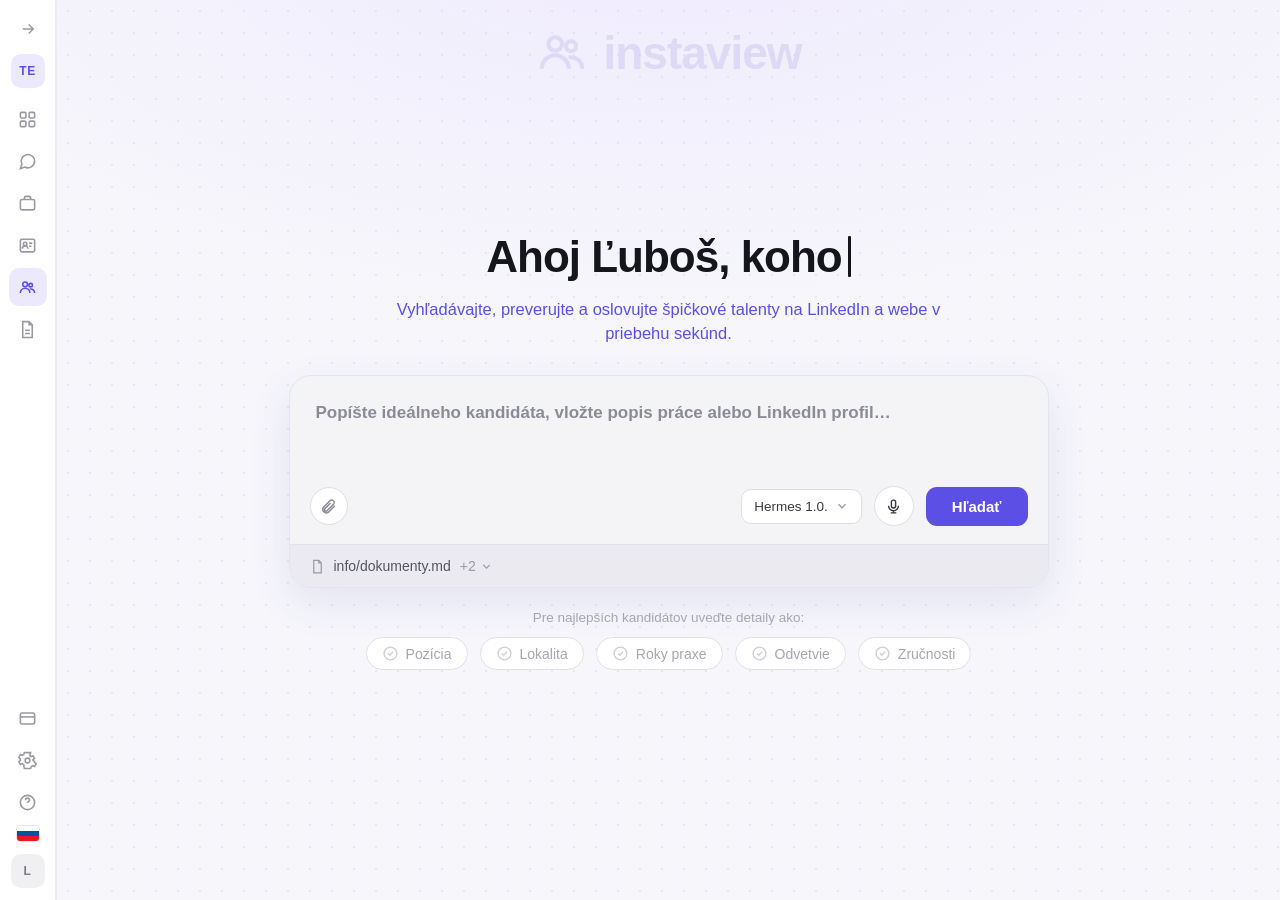
<file: sourcing-agent.html>
<!DOCTYPE html>
<html lang="sk">
<head>
<meta charset="UTF-8">
<meta name="viewport" content="width=device-width, initial-scale=1.0">
<title>InstaView · Sourcing agent</title>
<style>
  :root{
    --indigo:#6C5CE7;
    --indigo-strong:#5B4FE6;
    --indigo-soft:#ece9ff;
    --indigo-softer:#f3f1ff;
    --ink:#14141a;
    --muted:#8a8a93;
    --muted-2:#a8a8b0;
    --line:#ececef;
    --bg:#f6f6fb;
    --card:#ffffff;
    --green:#16a34a;
    --green-soft:#e8f7ee;
    --li:#0a66c2;
  }
  *{box-sizing:border-box;margin:0;padding:0}
  html,body{height:100%}
  body{
    font-family:-apple-system,BlinkMacSystemFont,"Segoe UI",Inter,Roboto,Helvetica,Arial,sans-serif;
    background:#fff;color:var(--ink);
    -webkit-font-smoothing:antialiased;
  }
  .app{
    width:100vw;height:100vh;background:#fff;overflow:hidden;
    display:flex;
  }

  /* ---------- icon rail ---------- */
  .rail{
    width:56px;flex:none;border-right:1px solid var(--line);background:#fff;
    display:flex;flex-direction:column;align-items:center;padding:12px 0;gap:4px;z-index:5;
  }
  .rail .top-toggle{
    width:34px;height:34px;border-radius:10px;display:grid;place-items:center;
    color:#9a9aa3;cursor:pointer;
  }
  .rail .top-toggle:hover{background:#f5f5f7;color:#555}
  .avatar{
    width:34px;height:34px;border-radius:10px;background:var(--indigo-soft);
    color:var(--indigo-strong);display:grid;place-items:center;font-size:12px;font-weight:800;
    margin:4px 0 8px;letter-spacing:.5px;
  }
  .rail .ico{
    width:38px;height:38px;border-radius:10px;display:grid;place-items:center;
    color:#9a9aa3;cursor:pointer;
  }
  .rail .ico:hover{background:#f5f5f7;color:#555}
  .rail .ico.active{background:var(--indigo-soft);color:var(--indigo-strong)}
  .rail .spacer{flex:1}
  .flag{width:24px;height:17px;border-radius:4px;overflow:hidden;display:flex;flex-direction:column;border:1px solid #e6e6ea;cursor:pointer}
  .flag i{flex:1;display:block}
  .flag .w{background:#fff}.flag .b{background:#0b4ea2}.flag .r{background:#ee1620}
  .avatar.user{background:#f0f0f3;color:#7a7a82;margin:8px 0 0}

  /* ---------- collapsible side panel (chat/history) ---------- */
  .side{
    width:0;flex:none;border-right:1px solid var(--line);background:#fff;overflow:hidden;
    display:flex;flex-direction:column;transition:width .25s ease;
  }
  .side.open{width:300px}
  .side-inner{min-width:300px;height:100%;overflow-y:auto;padding:16px 16px 22px;display:flex;flex-direction:column}

  .profile{display:flex;align-items:center;gap:11px;margin-bottom:18px}
  .profile .pic{width:36px;height:36px;border-radius:50%;background:#cfcfd6;flex:none}
  .profile .nm{font-size:17px;font-weight:700;flex:1}
  .collapse{width:30px;height:30px;border:1px solid var(--line);border-radius:8px;display:grid;place-items:center;color:#8a8a93;cursor:pointer;background:#fff}
  .collapse:hover{background:#f5f5f7}

  .menu-btn{display:flex;align-items:center;gap:8px;width:100%;text-align:left;background:#efeff2;border:0;border-radius:11px;padding:13px 15px;font-size:14.5px;font-weight:600;color:#1f1f26;cursor:pointer;margin-bottom:9px;font-family:inherit}
  .menu-btn:hover{background:#e7e7ec}
  .menu-btn.accent{color:var(--indigo-strong)}
  .menu-btn .badge{background:#2a2a30;color:#fff;font-size:10px;font-weight:700;border-radius:20px;padding:3px 9px;margin-left:auto}

  .sec-label{font-size:12px;color:#9a9aa3;font-weight:600;margin:30px 0 10px;padding-left:2px}
  .sec-label.history{margin-top:48px}

  .proj{background:#efeff2;border-radius:11px;padding:12px 14px;display:flex;align-items:flex-start;gap:8px;cursor:pointer}
  .proj:hover{background:#e7e7ec}
  .proj .t{flex:1;min-width:0}
  .proj .nm{font-size:14.5px;font-weight:700}
  .proj .sub{font-size:11px;color:#9a9aa3;display:flex;align-items:center;gap:5px;margin-top:3px}
  .dots{color:#9a9aa3;cursor:pointer;flex:none;display:grid;place-items:center;padding:2px}

  .hist-item{background:#efeff2;border-radius:11px;padding:13px 15px;font-size:14.5px;font-weight:600;color:#1f1f26;display:flex;align-items:center;cursor:pointer;margin-bottom:9px}
  .hist-item:hover{background:#e7e7ec}
  .hist-item .dots{margin-left:auto}

  /* ---------- main / canvas ---------- */
  .main{flex:1;display:flex;flex-direction:column;min-width:0;position:relative}

  /* dotted canvas background */
  .canvas-bg{
    position:absolute;inset:0;
    background:
      radial-gradient(120% 80% at 50% -10%, #efeaff 0%, rgba(246,246,251,0) 55%),
      var(--bg);
  }
  .canvas-bg::after{
    content:"";position:absolute;inset:0;
    background-image:radial-gradient(circle, #d6d6e4 1.1px, transparent 1.2px);
    background-size:22px 22px;opacity:.5;
  }

  /* hero */
  .hero{position:relative;z-index:1;flex:1;display:flex;flex-direction:column;align-items:center;justify-content:center;padding:0 40px}
  .watermark{
    position:absolute;top:26px;left:0;right:0;display:flex;align-items:center;justify-content:center;gap:14px;
    color:#cfc8ee;opacity:.55;pointer-events:none;user-select:none;
  }
  .watermark svg{width:54px;height:54px}
  .watermark span{font-size:46px;font-weight:800;letter-spacing:-1px}

  .hero h1{font-size:44px;font-weight:800;letter-spacing:-1px;text-align:center;color:#15151c;min-height:54px;display:flex;align-items:center;justify-content:center}
  .hero h1 .caret{display:inline-block;width:3px;height:.92em;background:var(--ink);margin-left:6px;border-radius:1px;animation:caretBlink 1s steps(1) infinite}
  @keyframes caretBlink{50%{opacity:0}}
  .hero .sub{font-size:16.5px;color:var(--indigo-strong);text-align:center;max-width:560px;margin:14px 0 30px;line-height:1.45;font-weight:500}

  /* search box */
  .searchbox{
    width:760px;max-width:100%;background:#f4f4f7;border:1px solid #e4e4ec;border-radius:22px;
    box-shadow:0 14px 40px rgba(80,70,160,.10);overflow:visible;position:relative;
  }
  .sb-input{
    width:100%;border:0;outline:0;resize:none;background:transparent;
    font-family:inherit;font-size:17px;font-weight:600;color:#4a4a52;line-height:1.5;
    padding:24px 26px 8px;min-height:96px;
  }
  .sb-input::placeholder{color:#8b8b96;font-weight:600}
  .sb-bottom{display:flex;align-items:center;justify-content:space-between;padding:10px 20px 18px}
  .icobtn{
    width:38px;height:38px;border-radius:50%;border:1px solid #dedee6;background:#fff;
    display:grid;place-items:center;color:#8a8a93;cursor:pointer;flex:none;
  }
  .icobtn:hover{background:#f7f7fa;color:#555}
  .sb-right{display:flex;align-items:center;gap:12px;position:relative}

  .model{
    display:flex;align-items:center;gap:7px;border:1px solid #dedee6;border-radius:10px;
    padding:9px 12px;font-size:13.5px;color:#3a3a42;background:#fff;cursor:pointer;font-weight:500;
  }
  .model:hover{background:#fafafa}
  .model svg{color:#9a9aa3}
  .model-menu{
    position:absolute;bottom:48px;left:0;width:160px;background:#fff;border:1px solid #e6e6ee;
    border-radius:11px;box-shadow:0 12px 30px rgba(0,0,0,.14);padding:5px;z-index:40;display:none;
  }
  .model-menu.open{display:block}
  .model-menu .opt{padding:9px 11px;border-radius:8px;font-size:13.5px;color:#3a3a42;cursor:pointer}
  .model-menu .opt:hover{background:#f4f3ff}
  .model-menu .opt.sel{background:var(--indigo-soft);color:var(--indigo-strong);font-weight:600}

  .mic{width:40px;height:40px;border-radius:50%;border:1px solid #dedee6;background:#fff;display:grid;place-items:center;color:#3a3a42;cursor:pointer}
  .mic:hover{background:#f7f7fa}
  .mic.rec{background:#ffe9e9;border-color:#ffc9c9;color:#e23b3b;animation:pulse 1s infinite}
  @keyframes pulse{0%,100%{box-shadow:0 0 0 0 rgba(226,59,59,.4)}50%{box-shadow:0 0 0 6px rgba(226,59,59,0)}}
  .search-btn{
    background:var(--indigo-strong);color:#fff;border:0;border-radius:11px;
    padding:11px 26px;font-size:15px;font-weight:700;cursor:pointer;
  }
  .search-btn:hover{filter:brightness(1.05)}

  /* divider + grey attachments tray */
  .sb-tray{
    border-top:1px solid #e2e2ea;background:#eaeaf0;border-radius:0 0 21px 21px;
    padding:13px 20px;display:flex;align-items:center;gap:12px;flex-wrap:wrap;
  }
  .tray-file{display:inline-flex;align-items:center;gap:9px;font-size:14px;color:#55555e}
  .tray-file>svg{color:#9a9aa3}
  .tray-file .more{display:inline-flex;align-items:center;gap:4px;color:#9a9aa3;cursor:pointer}
  .voice-chip{
    display:inline-flex;align-items:center;gap:9px;background:#fff;border:1px solid #e2e2ea;
    border-radius:22px;padding:6px 12px 6px 8px;font-size:13px;color:#44444c;
  }
  .voice-chip .play{width:24px;height:24px;border-radius:50%;background:var(--indigo-strong);color:#fff;display:grid;place-items:center;flex:none}
  .voice-chip .wave{display:flex;align-items:center;gap:2px;height:14px}
  .voice-chip .wave i{width:2px;background:#c5c2e6;border-radius:2px;display:block}
  .voice-chip .dur{color:#8a8a93;font-size:12px}
  .voice-chip .del{color:#b0b0b8;cursor:pointer;display:grid;place-items:center}

  /* hint chips under the search box */
  .hints{margin-top:22px;text-align:center;position:relative;z-index:1}
  .hints .lead{font-size:13.5px;color:#a6a6b2;margin-bottom:12px}
  .hint-row{display:flex;gap:12px;justify-content:center;flex-wrap:wrap}
  .hint{display:inline-flex;align-items:center;gap:7px;font-size:14px;color:#a6a6b2;font-weight:500;
    border:1.5px solid #e0e0e8;border-radius:22px;padding:7px 15px;background:#fff;transition:all .25s}
  .hint svg{color:#cfcfd6;transition:color .25s}
  .hint.done{color:var(--green);border-color:var(--green);background:var(--green-soft)}
  .hint.done svg{color:var(--green)}

  /* ---------- working states (after submit) ---------- */
  .topbar{height:54px;flex:none;background:#fff;border-bottom:1px solid var(--line);display:flex;align-items:center;justify-content:flex-end;padding:0 18px;position:relative;z-index:2}
  .db-badge{display:flex;align-items:center;gap:8px;border:1px solid var(--line);border-radius:9px;padding:7px 12px;font-size:12.5px;font-weight:600;color:#333}
  .db-badge .dot{width:8px;height:8px;border-radius:50%;background:var(--green)}
  .content{flex:1;overflow-y:auto;padding:26px 30px 40px;position:relative;z-index:1}

  .searching{height:100%;display:flex;flex-direction:column;align-items:center;justify-content:center;gap:18px;color:var(--muted)}
  .spinner{width:46px;height:46px;border:4px solid #e3e1f5;border-top-color:var(--indigo);border-radius:50%;animation:sp .8s linear infinite}
  @keyframes sp{to{transform:rotate(360deg)}}

  /* ---------- Conversation / thinking view ---------- */
  .convo{position:absolute;inset:0;z-index:3;background:#fff;display:flex}
  .convo-chat{width:540px;flex:none;display:flex;flex-direction:column;padding:24px 28px 22px;
    background:linear-gradient(180deg,#fff 50%,#efeafd 100%);position:relative}
  .convo-head{display:flex;align-items:center;gap:13px;margin-bottom:26px}
  .convo-head .tg{width:36px;height:36px;border-radius:9px;border:1px solid #e6e6ee;background:#fff;display:grid;place-items:center;color:#8a8a93;cursor:pointer}
  .convo-head .tg:hover{background:#f5f5f7}
  .convo-head .lg{width:42px;height:42px;border-radius:13px;background:#fff;border:1px solid #ece9ff;display:grid;place-items:center;color:var(--indigo-strong);box-shadow:0 3px 10px rgba(108,92,231,.16)}
  .convo-head h2{font-size:23px;font-weight:800;letter-spacing:-.4px}

  .convo-thread{flex:1;overflow-y:auto;display:flex;flex-direction:column;gap:18px;padding-bottom:10px}
  .msg-user{align-self:flex-end;display:flex;align-items:center;gap:10px;max-width:85%}
  .msg-user .b{background:#fff;border:1px solid #ececf0;border-radius:14px;padding:11px 16px;font-size:14px;color:#2c2c30;box-shadow:0 2px 10px rgba(0,0,0,.05)}
  .msg-user .av{width:38px;height:38px;border-radius:11px;background:#ececf0;color:#8a8a93;display:grid;place-items:center;flex:none}
  .msg-ai{align-self:flex-start;display:flex;align-items:flex-start;gap:10px;max-width:85%}
  .msg-ai .ic{width:38px;height:38px;border-radius:11px;background:#fff;border:1px solid #ece9ff;display:grid;place-items:center;color:var(--indigo-strong);flex:none}
  .think-pill{background:#fff;border:1px solid #ececf0;border-radius:14px;padding:12px 17px;display:flex;align-items:center;gap:11px;box-shadow:0 2px 10px rgba(0,0,0,.05);font-weight:700;color:#3a3a42;font-size:14px}
  .think-pill .td{display:flex;gap:4px}
  .think-pill .td i{width:6px;height:6px;border-radius:50%;background:var(--indigo);display:block;animation:tdot 1.4s infinite}
  .think-pill .td i:nth-child(2){animation-delay:.2s}
  .think-pill .td i:nth-child(3){animation-delay:.4s}
  @keyframes tdot{0%,100%{opacity:.25;transform:translateY(0)}50%{opacity:1;transform:translateY(-2px)}}
  .msg-ai .ai-bubble{background:#fff;border:1px solid #ececf0;border-radius:14px;padding:12px 16px;font-size:14px;line-height:1.55;color:#2c2c30;box-shadow:0 2px 10px rgba(0,0,0,.05)}
  .msg-user .b{white-space:normal}

  /* blue "lava" input */
  .convo-input{position:relative;border-radius:22px;padding:18px 18px 16px;overflow:hidden;
    background:linear-gradient(120deg,#9a7cf2 0%,#6aa8ff 48%,#62d2f5 100%);background-size:200% 200%;
    box-shadow:0 14px 34px rgba(90,110,240,.34);animation:lavaShift 7s ease-in-out infinite alternate}
  @keyframes lavaShift{0%{background-position:0% 50%}100%{background-position:100% 50%}}
  .convo-input .ph{color:rgba(255,255,255,.92);font-size:14.5px;font-weight:500;margin-bottom:26px}
  .convo-input .ctrls{display:flex;align-items:center;justify-content:space-between}
  .ci-up{width:42px;height:42px;border-radius:12px;background:rgba(255,255,255,.18);border:1px solid rgba(255,255,255,.35);color:#fff;display:grid;place-items:center;cursor:pointer;backdrop-filter:blur(6px)}
  .ci-up:hover{background:rgba(255,255,255,.3)}
  .ci-send{width:42px;height:42px;border-radius:12px;background:rgba(12,12,22,.9);border:0;color:#fff;display:grid;place-items:center;cursor:pointer;box-shadow:0 4px 16px rgba(0,0,0,.35)}
  .ci-send .sp{width:18px;height:18px;border:2px solid rgba(255,255,255,.35);border-top-color:#fff;border-radius:50%;animation:sp .8s linear infinite}
  .press{text-align:center;font-size:12.5px;font-weight:600;color:var(--indigo-strong);margin-top:12px;opacity:.7}

  /* stage with big thinking bubble */
  .convo-stage{flex:1;display:flex;flex-direction:column;align-items:center;justify-content:center;gap:64px;min-width:0}
  .blob-stage{transform:scale(2.3);transform-origin:center}
  .stage-label{display:flex;align-items:center;gap:9px;font-size:17px;font-weight:700;font-style:italic;color:#3a4a6a}
  .stage-label .d{width:9px;height:9px;border-radius:50%;background:var(--indigo);animation:tdot 1.4s infinite}

  /* ---- blob bubble (from thinking-bubble spec) ---- */
  .bubble{position:relative;width:108px;height:92px;overflow:visible;
    animation:bubblePulse 3.8s ease-in-out infinite alternate, bubbleDrift 7s ease-in-out infinite alternate}
  @keyframes bubblePulse{0%{transform:scale(1)}35%{transform:scale(.88)}70%{transform:scale(1.1)}100%{transform:scale(.94)}}
  @keyframes bubbleDrift{0%{margin-top:0}50%{margin-top:8px}100%{margin-top:-5px}}
  .blob{position:absolute;border-radius:50%}
  .b1{width:90px;height:90px;background:#5CBFF9;filter:blur(22px);top:-22px;left:-22px;animation:bb1 9s ease-in-out infinite alternate}
  .b2{width:95px;height:95px;background:#3030FF;filter:blur(26px);bottom:-24px;right:-22px;animation:bb2 12s ease-in-out infinite alternate}
  .b3{width:85px;height:85px;background:#6AA8FF;filter:blur(20px);top:50%;left:50%;transform:translate(-50%,-50%);animation:bb3 10s ease-in-out infinite alternate}
  .b4{width:88px;height:72px;background:#172693;filter:blur(28px);bottom:-18px;left:-12px;animation:bb4 15s ease-in-out infinite alternate}
  .b5{width:60px;height:60px;background:#9dd4ff;filter:blur(18px);top:-10px;right:-6px;animation:bb5 8s ease-in-out infinite alternate}
  @keyframes bb1{0%{transform:translate(0,0) scale(1)}50%{transform:translate(55px,42px) scale(1.25)}100%{transform:translate(14px,68px) scale(.88)}}
  @keyframes bb2{0%{transform:translate(0,0) scale(1.05)}50%{transform:translate(-60px,-46px) scale(.82)}100%{transform:translate(-20px,-80px) scale(1.3)}}
  @keyframes bb3{0%{transform:translate(-50%,-50%) scale(.9)}25%{transform:translate(-10%,-90%) scale(1.3)}50%{transform:translate(-95%,-10%) scale(.85)}75%{transform:translate(-5%,45%) scale(1.2)}100%{transform:translate(-88%,-68%) scale(1.05)}}
  @keyframes bb4{0%{transform:translate(0,0) scale(1)}100%{transform:translate(75px,-32px) scale(1.3)}}
  @keyframes bb5{0%{transform:translate(0,0) scale(1)}100%{transform:translate(-38px,44px) scale(1.4)}}
  .bubble-text{position:absolute;inset:0;z-index:20;display:flex;align-items:center;justify-content:center;pointer-events:none}
  .thinking-label{color:rgba(255,255,255,.95);font-size:12.5px;font-weight:600;letter-spacing:.3px;text-shadow:0 0 12px rgba(0,0,50,.6),0 1px 4px rgba(0,0,0,.5);display:flex;align-items:center;gap:1px}
  .bb-dots span{opacity:0;animation:bbdot 1.5s infinite}
  .bb-dots span:nth-child(1){animation-delay:0s}.bb-dots span:nth-child(2){animation-delay:.3s}.bb-dots span:nth-child(3){animation-delay:.6s}
  @keyframes bbdot{0%,100%{opacity:0}50%{opacity:1}}

  /* ---------- Candidate calibration (A vs B) ---------- */
  .calib{position:absolute;inset:0;z-index:3;background:#fff;overflow-y:auto;padding:42px 48px 64px}
  .calib-head{text-align:center;max-width:760px;margin:0 auto 42px}
  .calib-head h2{font-size:28px;font-weight:800;letter-spacing:-.4px;color:#15151c}
  .calib-head p{font-size:14.5px;color:#8a8a93;margin-top:11px;line-height:1.55}
  .calib-grid{max-width:1100px;margin:0 auto;display:grid;grid-template-columns:1fr 1fr;gap:64px;position:relative}
  .calib-grid .divider{position:absolute;left:50%;top:0;bottom:0;width:1px;background:#ececf0;transform:translateX(-50%)}
  .calib-grid .vs{position:absolute;left:50%;top:340px;transform:translate(-50%,-50%);width:36px;height:36px;border-radius:50%;background:#fff;border:1px solid #e6e6ee;display:grid;place-items:center;font-size:12px;font-weight:700;color:#8a8a93;z-index:2;box-shadow:0 2px 8px rgba(0,0,0,.05)}
  .cand{display:flex;flex-direction:column;gap:24px}
  .cand-title{display:flex;align-items:center;gap:10px}
  .cand-title .dot{width:9px;height:9px;border-radius:50%;background:var(--indigo)}
  .cand-title h3{font-size:20px;font-weight:800;border-bottom:2px solid var(--ink);padding-bottom:3px}
  .cand-sub{font-size:14px;color:#8a8a93;margin-top:-16px}
  .csec-h{display:flex;align-items:center;gap:9px;margin-bottom:13px;color:var(--indigo-strong);font-size:13px;font-weight:700}
  .csec-h .ln{width:14px;height:2px;background:var(--indigo-strong);border-radius:2px;flex:none}
  .csec-h .pencil{margin-left:2px;color:#c4c4cc;cursor:pointer;display:grid;place-items:center}
  .csec-h .pencil:hover{color:var(--indigo-strong)}
  .chips-wrap{display:flex;flex-wrap:wrap;gap:9px;align-items:center}
  .ctag{display:inline-flex;align-items:center;gap:9px;border:1px solid #e3e3ea;border-radius:22px;padding:8px 15px;font-size:14px;font-weight:600;color:#2c2c30;background:#fff}
  .ctag-x{border:0;background:transparent;color:#b0b0b8;cursor:pointer;font-size:16px;line-height:1;padding:0}
  .ctag-x:hover{color:#e23b3b}
  .ctag-add{border:1.5px dashed #d4d4de;border-radius:22px;padding:8px 15px;font-size:14px;font-weight:600;color:#9a9aa3;background:#fff;cursor:pointer;font-family:inherit}
  .ctag-add:hover{border-color:var(--indigo);color:var(--indigo-strong)}
  .ctag-input{border:1.5px solid var(--indigo);border-radius:22px;padding:8px 15px;font-size:14px;font-weight:600;color:var(--indigo-strong);outline:none;width:140px;font-family:inherit}
  .cedit{font-size:14px;line-height:1.7;color:#2c2c30;border:1px solid transparent;border-radius:10px;padding:7px 9px;margin-left:-9px;outline:none}
  .cedit:hover{background:#fafafb}
  .cedit:focus{background:#fff;border-color:#dcdce4;box-shadow:0 0 0 2px rgba(108,92,231,.12)}
  .cedit strong{font-weight:700}
  .cprofile{font-size:14px;line-height:1.65;color:#33333a;background:#f5f5f8;border-left:3px solid var(--indigo);border-radius:10px;padding:15px 17px;outline:none}
  .cprofile:focus{box-shadow:0 0 0 2px rgba(108,92,231,.2)}
  .cbtn{width:100%;background:var(--indigo-strong);color:#fff;border:0;border-radius:12px;padding:15px;font-size:15px;font-weight:700;cursor:pointer;margin-top:8px;display:flex;align-items:center;justify-content:center;gap:9px}
  .cbtn:hover{filter:brightness(1.06)}

  /* ---------- Knowledge modal ---------- */
  .modal-overlay{position:fixed;inset:0;background:rgba(20,20,28,.45);display:flex;align-items:center;justify-content:center;z-index:100;padding:24px}
  .modal{width:760px;max-width:100%;max-height:86vh;background:#fff;border-radius:18px;overflow:hidden;display:flex;flex-direction:column;box-shadow:0 30px 80px rgba(0,0,0,.4)}
  .k-top{background:#f4f4f6;padding:18px 22px 0;border-bottom:1px solid #ececef}
  .k-head{display:flex;align-items:center;gap:10px}
  .k-title{display:flex;align-items:center;gap:9px;font-size:17px;font-weight:700;flex:1}
  .k-title svg{color:#3a3a42}
  .k-close{width:30px;height:30px;border-radius:8px;display:grid;place-items:center;color:#8a8a93;cursor:pointer}
  .k-close:hover{background:#e7e7ec}
  .k-sub{font-size:13.5px;color:#8a8a93;margin:8px 0 16px;line-height:1.45;max-width:640px}
  .k-tabs{display:flex;gap:26px}
  .k-tab{font-size:14px;font-weight:600;color:#9a9aa3;padding-bottom:12px;cursor:pointer;border-bottom:2px solid transparent;margin-bottom:-1px}
  .k-tab.active{color:#1f1f26;border-bottom-color:#1f1f26}
  .k-body{flex:1;overflow-y:auto;padding:26px 22px;min-height:380px;display:flex;flex-direction:column}

  .k-empty{flex:1;display:flex;flex-direction:column;align-items:center;justify-content:center;gap:7px;text-align:center}
  .k-empty .bk{color:#c8c8d0;margin-bottom:8px}
  .k-empty h3{font-size:15px;font-weight:600;color:#55555e}
  .k-empty p{font-size:13.5px;color:#a6a6b2;max-width:360px;line-height:1.45}
  .k-add{margin-top:16px;background:#2a2a30;color:#fff;border:0;border-radius:10px;padding:11px 20px;font-size:14px;font-weight:600;cursor:pointer;display:inline-flex;align-items:center;gap:8px}
  .k-add:hover{background:#1f1f26}

  .k-listhead{display:flex;align-items:center;margin-bottom:14px}
  .k-listhead h4{font-size:13px;font-weight:600;color:#8a8a93;flex:1}
  .k-list{display:flex;flex-direction:column;gap:12px}
  .k-item{border:1px solid #ececef;border-radius:12px;padding:14px 16px;display:flex;gap:12px;align-items:flex-start;background:#fff}
  .k-item .ic{color:var(--indigo-strong);flex:none;margin-top:1px}
  .k-item p{flex:1;font-size:13.5px;line-height:1.5;color:#2c2c30}
  .k-item .del{color:#b0b0b8;cursor:pointer;flex:none}
  .k-item .del:hover{color:#e23b3b}

  .k-form{display:flex;flex-direction:column;gap:14px}
  .k-form label{font-size:13.5px;font-weight:600;color:#3a3a42}
  .k-form textarea{width:100%;border:1px solid #e0e0e8;border-radius:12px;padding:14px;font-family:inherit;font-size:14px;line-height:1.5;resize:vertical;min-height:150px;outline:none;color:var(--ink)}
  .k-form textarea:focus{border-color:var(--indigo)}
  .k-form textarea::placeholder{color:#b3b3bb}
  .k-formrow{display:flex;gap:10px;justify-content:flex-end}
  .k-btn-save{background:#2a2a30;color:#fff;border:0;border-radius:10px;padding:10px 20px;font-size:14px;font-weight:600;cursor:pointer}
  .k-btn-save:hover{background:#1f1f26}
  .k-btn-cancel{background:#fff;border:1px solid #e0e0e8;border-radius:10px;padding:10px 20px;font-size:14px;font-weight:600;color:#55555e;cursor:pointer}
  .k-btn-cancel:hover{background:#f5f5f7}
  .sugg-add{background:var(--indigo-soft);color:var(--indigo-strong);border:0;border-radius:8px;padding:7px 13px;font-size:12.5px;font-weight:600;cursor:pointer;flex:none}
  .sugg-add:hover{filter:brightness(.97)}

  /* ---------- skeleton (updating profile) ---------- */
  .skel-grid{position:relative;display:grid;grid-template-columns:1fr 1fr;gap:60px;width:720px;max-width:78%}
  .skel-vs{position:absolute;left:50%;top:118px;transform:translate(-50%,-50%);width:34px;height:34px;border-radius:50%;background:#fff;border:1px solid #e6e6ee;display:grid;place-items:center;font-size:11px;font-weight:700;color:#b8b8c0;z-index:2}
  .skel-col{display:flex;flex-direction:column;gap:9px}
  .skb{height:12px;border-radius:7px;background:#eceaf6;animation:shim 1.4s ease-in-out infinite}
  .skb.t{height:16px;background:#ddd6f3}.skb.u{background:#efeef5}
  .skb.block{height:62px;border-radius:12px}
  .skb.btn{height:46px;border-radius:12px;background:#e4dff7}
  .skel-chips{display:flex;flex-wrap:wrap;gap:8px;margin-top:6px}
  .skel-chips i{height:30px;border-radius:18px;background:#eceaf6;display:block;animation:shim 1.4s ease-in-out infinite}
  .skel-chips i.dash{background:transparent;border:1.5px dashed #ddd9ee}
  @keyframes shim{0%,100%{opacity:.5}50%{opacity:1}}

  /* ---------- candidate cards (results) ---------- */
  .cardsview{position:absolute;inset:0;z-index:3;background:#F4F5F7;overflow-y:auto;padding:20px 22px 40px;font-size:13px;color:#111;line-height:1.5}
  #view-cards .filters-row{display:flex;align-items:center;gap:5px;margin-bottom:14px;flex-wrap:wrap}
  #view-cards .ftab{padding:6px 13px;border-radius:7px;font-size:12px;cursor:pointer;border:1px solid #E5E5E5;background:#fff;color:#666;display:flex;align-items:center;gap:5px}
  #view-cards .ftab:hover{border-color:var(--indigo);color:var(--indigo-strong)}
  #view-cards .ftab.active{background:var(--indigo-strong);color:#fff;border-color:var(--indigo-strong);font-weight:600}
  #view-cards .ftab-n{font-size:10px;padding:0 5px;border-radius:8px;background:rgba(255,255,255,.25)}
  #view-cards .ftab:not(.active) .ftab-n{background:#F0F0F0;color:#666}
  #view-cards .filter-right{margin-left:auto;display:flex;gap:5px}
  #view-cards .bulk-bar{background:#1E293B;color:#fff;padding:10px 16px;display:none;align-items:center;gap:10px;border-radius:8px;margin-bottom:12px}
  #view-cards .bulk-bar.open{display:flex}
  #view-cards .bulk-count{font-size:13px;font-weight:600;white-space:nowrap}
  #view-cards .bulk-actions{display:flex;gap:6px;margin-left:auto;flex-wrap:wrap}
  #view-cards .btn-bulk{background:rgba(255,255,255,.12);color:#fff;border:1px solid rgba(255,255,255,.2);border-radius:6px;padding:6px 12px;font-size:12px;font-weight:500;cursor:pointer;display:flex;align-items:center;gap:5px}
  #view-cards .btn-bulk:hover{background:rgba(255,255,255,.2)}
  #view-cards .btn-bulk-primary{background:var(--indigo-strong);border-color:var(--indigo-strong)}
  #view-cards .btn-bulk-li{background:#0A66C2;border-color:#0A66C2}
  #view-cards .bulk-close{background:none;border:none;color:rgba(255,255,255,.5);cursor:pointer;font-size:16px;margin-left:4px}
  #view-cards .cards-grid{display:grid;grid-template-columns:1fr 1fr;gap:12px}
  #view-cards .ccard{background:#fff;border:1px solid #E5E5E5;border-radius:10px;display:flex;flex-direction:column;transition:border-color .12s,box-shadow .12s;position:relative}
  #view-cards .ccard:hover{border-color:#B0C4FF;box-shadow:0 2px 10px rgba(108,92,231,.07)}
  #view-cards .ccard.selected{border-color:var(--indigo-strong);box-shadow:0 0 0 2px rgba(108,92,231,.12)}
  #view-cards .card-checkbox-wrap{position:absolute;top:13px;left:13px;z-index:2}
  #view-cards .card-cb{width:15px;height:15px;cursor:pointer;accent-color:var(--indigo-strong)}
  #view-cards .card-head{padding:14px 14px 10px 36px}
  #view-cards .cand-name{font-size:14px;font-weight:600;color:#111;display:flex;align-items:center;gap:7px;flex-wrap:wrap;margin-bottom:2px}
  #view-cards .ideal-tag{font-size:9px;font-weight:700;background:#FEF3C7;color:#92400E;padding:2px 6px;border-radius:8px;letter-spacing:.3px}
  #view-cards .cand-title{font-size:11px;color:#555;margin-bottom:6px}
  #view-cards .cand-meta{display:flex;flex-wrap:wrap;gap:4px}
  #view-cards .meta-tag{font-size:10px;color:#555;background:#F5F5F5;border:1px solid #EBEBEB;border-radius:4px;padding:2px 7px;white-space:nowrap}
  #view-cards .meta-tag-avail{background:#F0FDF4;border-color:#BBF7D0;color:#15803D}
  #view-cards .meta-tag-edu{background:#F8FAFC;border-color:#E2E8F0;color:#64748B}
  #view-cards .card-section{padding:8px 14px;border-top:1px solid #F3F3F3}
  #view-cards .sec-title{font-size:9px;font-weight:700;color:#C0C0C0;text-transform:uppercase;letter-spacing:.7px;margin-bottom:6px}
  #view-cards .fit-list{display:flex;flex-direction:column;gap:3px}
  #view-cards .fit-row{display:flex;align-items:flex-start;gap:6px;font-size:11px;color:#444;line-height:1.45}
  #view-cards .fi-ok{width:13px;height:13px;border-radius:50%;background:#ECFDF5;color:#059669;font-size:8px;font-weight:700;display:flex;align-items:center;justify-content:center;flex-shrink:0;margin-top:1px}
  #view-cards .fi-warn{width:13px;height:13px;border-radius:50%;background:#FFFBEB;color:#D97706;font-size:8px;font-weight:700;display:flex;align-items:center;justify-content:center;flex-shrink:0;margin-top:1px}
  #view-cards .exp-cols{display:flex;gap:10px;align-items:stretch}
  #view-cards .exp-list{display:flex;flex-direction:column;gap:5px;flex:1;min-width:0}
  #view-cards .exp-row{display:flex;align-items:flex-start;gap:7px}
  #view-cards .exp-dot{width:6px;height:6px;border-radius:50%;flex-shrink:0;margin-top:5px}
  #view-cards .ed-active{background:var(--indigo-strong)}
  #view-cards .ed-past{background:#D1D5DB}
  #view-cards .exp-role{font-size:11px;font-weight:500;color:#111}
  #view-cards .exp-co{font-size:10px;color:#777}
  #view-cards .exp-dur{font-size:10px;color:#BBB}
  #view-cards .exp-stat{flex-shrink:0;width:70px;display:flex;flex-direction:column;align-items:center;justify-content:center;text-align:center;border-left:1px solid #F0F0F0;padding-left:10px}
  #view-cards .exp-stat-num{font-size:18px;font-weight:700;color:#111;line-height:1}
  #view-cards .exp-stat-unit{font-size:9px;color:#BBB;text-transform:uppercase;letter-spacing:.4px;margin-top:1px}
  #view-cards .exp-stat-sep{width:24px;height:1px;background:#EBEBEB;margin:7px auto}
  #view-cards .exp-stat-req{font-size:11px;font-weight:600;color:var(--indigo-strong)}
  #view-cards .exp-stat-rlbl{font-size:9px;color:#BBB;margin-top:1px}
  #view-cards .ai-text{font-size:11px;color:#666;line-height:1.65;border-left:2px solid #EBEBEB;padding-left:9px;font-style:italic}
  #view-cards .card-foot{padding:10px 14px;border-top:1px solid #F3F3F3;margin-top:auto;display:flex;flex-direction:column;gap:7px}
  #view-cards .contact-row{display:flex;gap:6px}
  #view-cards .contact-chip{flex:1;display:flex;align-items:center;gap:6px;font-size:11px;color:#555;background:#FAFAFA;border:1px solid #EBEBEB;border-radius:6px;padding:5px 9px;cursor:pointer;transition:border-color .12s;min-width:0}
  #view-cards .contact-chip:hover{border-color:var(--indigo-strong);color:var(--indigo-strong)}
  #view-cards .contact-chip span{overflow:hidden;text-overflow:ellipsis;white-space:nowrap}
  #view-cards .c-dot{width:6px;height:6px;border-radius:50%;flex-shrink:0}
  #view-cards .c-ok{background:#10B981}
  #view-cards .c-none{background:#D1D5DB}
  #view-cards .c-lbl{font-size:9px;color:#BBB;margin-left:auto;flex-shrink:0}
  #view-cards .decision-row{display:flex;gap:5px}
  #view-cards .dec-btn{flex:1;padding:5px 0;border-radius:6px;border:1px solid #E5E5E5;background:#fff;font-size:11px;color:#666;cursor:pointer;transition:all .12s;text-align:center}
  #view-cards .dec-btn:hover{border-color:var(--indigo-strong);color:var(--indigo-strong)}
  #view-cards .dec-btn.active-yes{background:#ECFDF5;color:#059669;border-color:#6EE7B7;font-weight:600}
  #view-cards .dec-btn.active-maybe{background:#FFFBEB;color:#D97706;border-color:#FCD34D;font-weight:600}
  #view-cards .dec-btn.active-no{background:#FEF2F2;color:#DC2626;border-color:#FCA5A5;font-weight:600}
  #view-cards .main-actions{display:flex;gap:6px}
  #view-cards .btn{display:inline-flex;align-items:center;justify-content:center;gap:5px;border-radius:7px;padding:7px 14px;font-size:12px;font-weight:500;cursor:pointer;border:1px solid transparent;transition:all .12s;white-space:nowrap}
  #view-cards .btn-outline{background:#fff;color:#333;border-color:#D1D5DB}
  #view-cards .btn-outline:hover{border-color:var(--indigo-strong);color:var(--indigo-strong)}
  #view-cards .btn-linkedin{background:#0A66C2;color:#fff;border-color:#0A66C2}
  #view-cards .btn-linkedin:hover{background:#085494}
  #view-cards .btn-ghost{background:#fff;color:#555;border-color:#E5E5E5}
  #view-cards .btn-ghost:hover{background:#F5F5F5}
  #view-cards .btn-sm{padding:5px 11px;font-size:11px;border-radius:6px}
  #view-cards .btn-full{flex:1}
  #view-cards .li-badge-btn{width:14px;height:14px;background:#fff;color:#0A66C2;font-size:8px;font-weight:900;border-radius:2px;display:flex;align-items:center;justify-content:center;flex-shrink:0}
  #view-cards .similar-link{display:inline-flex;align-items:center;gap:4px;font-size:11px;color:var(--indigo-strong);font-weight:500;background:none;border:none;cursor:pointer;padding:2px 0}
  #view-cards .similar-link:hover{opacity:.7;text-decoration:underline}

  /* ---------- Reach out by email modal ---------- */
  .em-modal{width:94vw;max-width:1180px;height:90vh;max-height:90vh}
  .em-top{padding:22px 30px 0}
  .em-list{display:flex;flex-direction:column;gap:12px}
  .em-msg.collapsed .em-msg-body{display:none}
  .em-msg-head{cursor:pointer}
  .em-summary{display:flex;align-items:center;gap:12px;border:1px solid #ececf0;border-radius:12px;padding:16px 18px;margin-bottom:16px}
  .em-sum-lbl{font-size:11px;font-weight:700;letter-spacing:.6px;color:#9a9aa3}
  .em-sum-n{font-size:18px;font-weight:800;margin-top:2px}
  .em-gmailtag{margin-left:auto;display:flex;align-items:center;gap:8px;font-size:14px;font-weight:700}
  .em-rcpt{display:flex;align-items:center;gap:12px;border:1px solid #ececf0;border-radius:12px;padding:13px 16px}
  .em-rcpt .em-email{margin-left:auto}
  .em-rcpt .ok{color:#16a34a;flex:none}
  .em-warn{display:flex;gap:11px;background:#fffbeb;border:1px solid #fde68a;border-radius:12px;padding:14px 16px;margin-top:16px;font-size:13.5px;line-height:1.5;color:#92400e}
  .em-warn svg{flex:none;color:#d97706;margin-top:1px}
  /* agent running banner */
  .em-agent{background:#f6f5ff;border:1px solid #e6e2fb;border-radius:12px;padding:13px 16px;margin-bottom:16px}
  .agent-row{display:flex;align-items:center;gap:12px}
  .agent-dot{width:10px;height:10px;border-radius:50%;background:#16a34a;flex:none;animation:apulse 1.4s infinite}
  @keyframes apulse{0%{box-shadow:0 0 0 0 rgba(22,163,74,.5)}70%{box-shadow:0 0 0 8px rgba(22,163,74,0)}100%{box-shadow:0 0 0 0 rgba(22,163,74,0)}}
  .em-agent.done .agent-dot{animation:none;background:#16a34a}
  .agent-txt{font-size:13.5px;color:#3a3a42}
  .agent-txt b{font-weight:700}
  .agent-prog{margin-left:auto;font-size:13px;font-weight:700;color:var(--indigo-strong)}
  .agent-bar{height:5px;background:#e6e2fb;border-radius:3px;margin-top:11px;overflow:hidden}
  .agent-bar i{display:block;height:100%;width:0;background:var(--indigo-strong);border-radius:3px;transition:width .2s}
  .em-agent.done .agent-bar i{background:#16a34a}
  /* approve-all bar + confirm checkboxes */
  .em-apprbar{display:flex;align-items:center;gap:10px;margin:18px 2px 12px}
  .em-apprbar .lbl{font-size:13px;color:#8a8a93}
  .em-apprbar .lbl b{color:var(--ink);font-weight:700}
  .em-apprbtn{margin-left:auto;background:var(--indigo-soft);color:var(--indigo-strong);border:0;border-radius:8px;padding:8px 14px;font-size:12.5px;font-weight:700;cursor:pointer}
  .em-apprbtn:hover{filter:brightness(.97)}
  .em-rcpt{cursor:pointer}
  .em-appr{width:18px;height:18px;accent-color:var(--indigo-strong);cursor:pointer;flex:none}
  .em-rcpt.off{opacity:.5}
  .em-head{display:flex;align-items:flex-start;gap:10px}
  .em-title{font-size:18px;font-weight:800}
  .em-sub{font-size:13px;color:#8a8a93;margin-top:3px}
  .em-head .k-close{margin-left:auto}
  .em-steps{display:flex;align-items:center;gap:10px;padding:20px 0 18px}
  .em-step{display:flex;align-items:center;gap:8px;font-size:12px;font-weight:700;letter-spacing:.5px;color:#b8b8c0}
  .em-step.active{color:var(--indigo-strong)}
  .em-step.done{color:#16a34a}
  .em-dot,.em-num{width:22px;height:22px;border-radius:50%;display:grid;place-items:center;font-size:11px;flex:none}
  .em-step .em-num{background:#ececf0;color:#9a9aa3}
  .em-step.active .em-num{background:var(--indigo-strong);color:#fff}
  .em-step.done .em-dot{background:#16a34a;color:#fff}
  .em-line{flex:1;height:1.5px;background:#ececf0;max-width:90px}
  .em-body{padding:18px 24px;overflow-y:auto;flex:1}
  .em-sender{display:flex;align-items:center;gap:12px;border:1px solid #ececf0;border-radius:12px;padding:12px 14px}
  .em-gmail{width:38px;height:38px;border-radius:10px;background:#fff;border:1px solid #eee;display:grid;place-items:center;flex:none}
  .em-slbl{font-size:10px;font-weight:700;letter-spacing:.6px;color:#9a9aa3}
  .em-sname{font-size:14px;font-weight:700;margin-top:1px}
  .em-genhead{display:flex;justify-content:space-between;align-items:center;margin:20px 2px 10px;font-size:12px;font-weight:700;letter-spacing:.5px;color:#8a8a93}
  .em-msg{border:1px solid #e5e6ec;border-radius:14px;overflow:hidden;background:#fff;transition:box-shadow .15s,border-color .15s}
  .em-msg:hover{box-shadow:0 4px 18px rgba(20,20,40,.06)}
  .em-msg-head{display:flex;align-items:center;gap:12px;padding:14px 16px;background:#f5f6f9;border-bottom:1px solid #e9eaef}
  .em-msg.collapsed .em-msg-head{border-bottom:0;background:#fbfbfc}
  .em-msg-head .em-name{color:#1c1f2b}
  .em-av{width:36px;height:36px;border-radius:50%;background:var(--indigo-strong);color:#fff;display:grid;place-items:center;font-size:12.5px;font-weight:800;flex:none;box-shadow:0 2px 6px rgba(108,92,231,.3)}
  .em-name{font-size:14px;font-weight:700}
  .em-email{font-size:13px;color:#9a9aa3;margin-left:auto}
  .em-badge{font-size:11px;font-weight:700;border-radius:20px;padding:5px 12px;display:flex;align-items:center;gap:6px}
  .em-badge.gen{background:#f3f1ff;color:var(--indigo-strong)}
  .em-badge.ready{background:#e8f7ee;color:#16a34a}
  .em-badge.sent{background:#e8f7ee;color:#16a34a}
  .em-badge .sp{width:11px;height:11px;border:2px solid rgba(108,92,231,.3);border-top-color:var(--indigo-strong);border-radius:50%;animation:sp .8s linear infinite}
  .em-chev{color:#b0b0bc;display:grid;place-items:center;transition:transform .2s}
  .em-msg.collapsed .em-chev{transform:rotate(180deg)}
  .em-msg-body{padding:16px 16px 16px;background:#fff}
  .em-flbl{font-size:10.5px;font-weight:700;letter-spacing:.7px;color:#a0a0aa;margin:0 0 7px}
  .em-flbl.mt{margin-top:15px}
  .em-subject{width:100%;border:1px solid #e6e6ee;border-radius:10px;padding:12px 14px;font-family:inherit;font-size:14px;font-weight:600;color:var(--ink);outline:none;background:#fafafb;transition:all .15s}
  .em-subject:focus{background:#fff;border-color:var(--indigo);box-shadow:0 0 0 3px rgba(108,92,231,.12)}
  .em-text{width:100%;border:1px solid #e6e6ee;border-radius:10px;padding:14px;font-family:inherit;font-size:13.5px;line-height:1.7;color:#33333a;outline:none;resize:vertical;min-height:160px;background:#fafafb;transition:all .15s}
  .em-text:focus{background:#fff;border-color:var(--indigo);box-shadow:0 0 0 3px rgba(108,92,231,.12)}
  .em-msg-foot{display:flex;align-items:center;justify-content:space-between;margin-top:15px;padding-top:14px;border-top:1px solid #f0f0f4}
  .em-regen{display:inline-flex;align-items:center;gap:8px;border:1px solid #e3e3ea;background:#fff;border-radius:9px;padding:9px 15px;font-size:12px;font-weight:700;letter-spacing:.4px;color:#55555e;cursor:pointer;font-family:inherit;transition:all .15s}
  .em-regen:hover{background:var(--indigo-soft);border-color:transparent;color:var(--indigo-strong)}
  .em-credit{font-size:12px;color:#9a9aa3}
  .em-foot{display:flex;align-items:center;justify-content:space-between;padding:16px 24px;border-top:1px solid #ececf0}
  .em-foot .ft{font-size:13px;color:#8a8a93}
  .em-actions{display:flex;gap:10px}
  .em-back{background:#fff;border:1px solid #e0e0e8;border-radius:10px;padding:11px 22px;font-size:13px;font-weight:700;letter-spacing:.4px;color:#55555e;cursor:pointer}
  .em-back:hover{background:#f5f5f7}
  .em-cont{background:var(--indigo-strong);color:#fff;border:0;border-radius:10px;padding:11px 26px;font-size:13px;font-weight:700;letter-spacing:.4px;cursor:pointer}
  .em-cont:hover{filter:brightness(1.06)}
  .em-cont:disabled{opacity:.5;cursor:not-allowed}

  .hidden{display:none!important}
</style>
</head>
<body>
<div class="app">

  <!-- icon rail -->
  <nav class="rail">
    <div class="top-toggle" id="railToggle" title="Otvoriť panel">
      <svg width="18" height="18" viewBox="0 0 24 24" fill="none" stroke="currentColor" stroke-width="2"><path d="M5 12h14M13 6l6 6-6 6"/></svg>
    </div>
    <div class="avatar">TE</div>
    <div class="ico" title="Dashboard"><svg width="19" height="19" viewBox="0 0 24 24" fill="none" stroke="currentColor" stroke-width="2"><rect x="3" y="3" width="7" height="7" rx="1.5"/><rect x="14" y="3" width="7" height="7" rx="1.5"/><rect x="3" y="14" width="7" height="7" rx="1.5"/><rect x="14" y="14" width="7" height="7" rx="1.5"/></svg></div>
    <div class="ico" title="Správy"><svg width="19" height="19" viewBox="0 0 24 24" fill="none" stroke="currentColor" stroke-width="2"><path d="M21 11.5a8.5 8.5 0 01-12.5 7.5L3 21l1.9-5.5A8.5 8.5 0 1121 11.5z"/></svg></div>
    <div class="ico" title="Pracovné pozície"><svg width="19" height="19" viewBox="0 0 24 24" fill="none" stroke="currentColor" stroke-width="2"><rect x="3" y="7" width="18" height="13" rx="2"/><path d="M8 7V5a2 2 0 012-2h4a2 2 0 012 2v2"/></svg></div>
    <div class="ico" title="Kandidáti"><svg width="19" height="19" viewBox="0 0 24 24" fill="none" stroke="currentColor" stroke-width="2"><rect x="3" y="4" width="18" height="16" rx="2"/><circle cx="9" cy="10" r="2.2"/><path d="M5.5 16a3.5 3.5 0 017 0M14 9h4M14 13h3"/></svg></div>
    <div class="ico active" title="Sourcing agent"><svg width="19" height="19" viewBox="0 0 24 24" fill="none" stroke="currentColor" stroke-width="2"><circle cx="9" cy="8" r="3"/><circle cx="16" cy="9" r="2.2"/><path d="M3 19a6 6 0 0112 0M15 14a5 5 0 016 5"/></svg></div>
    <div class="ico" title="Dokumenty"><svg width="19" height="19" viewBox="0 0 24 24" fill="none" stroke="currentColor" stroke-width="2"><path d="M6 2h8l4 4v16H6z"/><path d="M14 2v4h4M9 13h6M9 17h6"/></svg></div>
    <div class="spacer"></div>
    <div class="ico" title="Predplatné"><svg width="19" height="19" viewBox="0 0 24 24" fill="none" stroke="currentColor" stroke-width="2"><rect x="3" y="5" width="18" height="14" rx="2"/><path d="M3 10h18"/></svg></div>
    <div class="ico" title="Nastavenia"><svg width="19" height="19" viewBox="0 0 24 24" fill="none" stroke="currentColor" stroke-width="2"><circle cx="12" cy="12" r="3"/><path d="M19 12a7 7 0 00-.1-1l2-1.5-2-3.5-2.4 1a7 7 0 00-1.7-1L16 2H8l-.8 2.5a7 7 0 00-1.7 1l-2.4-1-2 3.5L3 9.9a7 7 0 000 2L1 13.4l2 3.5 2.4-1a7 7 0 001.7 1L8 22h8l.8-2.5a7 7 0 001.7-1l2.4 1 2-3.5-2-1.5a7 7 0 00.1-1z"/></svg></div>
    <div class="ico" title="Podpora"><svg width="19" height="19" viewBox="0 0 24 24" fill="none" stroke="currentColor" stroke-width="2"><circle cx="12" cy="12" r="9"/><path d="M9.5 9a2.5 2.5 0 015 0c0 1.5-2.5 2-2.5 3.5M12 17h.01"/></svg></div>
    <div class="flag" title="Jazyk"><i class="w"></i><i class="b"></i><i class="r"></i></div>
    <div class="avatar user">L</div>
  </nav>

  <!-- collapsible side panel -->
  <aside class="side" id="side">
    <div class="side-inner">

      <div class="profile">
        <div class="pic"></div>
        <div class="nm">Profil</div>
        <div class="collapse" id="sideCollapse" title="Zavrieť panel">
          <svg width="15" height="15" viewBox="0 0 24 24" fill="none" stroke="currentColor" stroke-width="2.2"><path d="M15 6l-6 6 6 6"/></svg>
        </div>
      </div>

      <button class="menu-btn accent">
        <svg width="17" height="17" viewBox="0 0 24 24" fill="none" stroke="currentColor" stroke-width="2.2"><path d="M12 5v14M5 12h14"/></svg>
        Nové hľadanie
      </button>
      <button class="menu-btn" id="knowledgeBtn">
        <svg width="17" height="17" viewBox="0 0 24 24" fill="none" stroke="currentColor" stroke-width="2"><path d="M4 5a2 2 0 012-2h11v18H6a2 2 0 01-2-2z"/><path d="M17 3h1a2 2 0 012 2v14a2 2 0 01-2 2h-1"/></svg>
        Vedomosti / Znalosti
      </button>
      <button class="menu-btn">
        <svg width="17" height="17" viewBox="0 0 24 24" fill="none" stroke="currentColor" stroke-width="2"><circle cx="9" cy="8" r="3"/><circle cx="16" cy="9" r="2.2"/><path d="M3 19a6 6 0 0112 0M15 14a5 5 0 016 5"/></svg>
        Agenting sourcing
        <span class="badge">Beta</span>
      </button>

      <div class="sec-label">Uložené Projekty</div>
      <div class="proj">
        <div class="t">
          <div class="nm">História hľadania</div>
          <div class="sub">
            <svg width="12" height="12" viewBox="0 0 24 24" fill="none" stroke="currentColor" stroke-width="2"><path d="M6 2h8l4 4v16H6z"/><path d="M14 2v4h4"/></svg>
            info/dokumenty.md
          </div>
        </div>
        <div class="dots"><svg width="16" height="16" viewBox="0 0 24 24" fill="currentColor"><circle cx="12" cy="5" r="1.6"/><circle cx="12" cy="12" r="1.6"/><circle cx="12" cy="19" r="1.6"/></svg></div>
      </div>

      <div class="sec-label history">História hľadania</div>
      <div id="histList"></div>

    </div>
  </aside>

  <!-- main -->
  <main class="main">
    <div class="canvas-bg"></div>

    <!-- STATE: hero / intro -->
    <div class="hero" id="view-hero">
      <div class="watermark">
        <svg viewBox="0 0 24 24" fill="none" stroke="currentColor" stroke-width="1.8"><circle cx="9" cy="8" r="3"/><circle cx="16" cy="9" r="2.2"/><path d="M3 19a6 6 0 0112 0M15 14a5 5 0 016 5"/></svg>
        <span>instaview</span>
      </div>

      <h1 id="heroTitle"><span id="heroText"></span><span class="caret"></span></h1>
      <p class="sub">Vyhľadávajte, preverujte a oslovujte špičkové talenty na LinkedIn a webe v priebehu sekúnd.</p>

      <div class="searchbox">
        <textarea class="sb-input" id="heroInput" placeholder="Popíšte ideálneho kandidáta, vložte popis práce alebo LinkedIn profil…"></textarea>
        <div class="sb-bottom">
          <button class="icobtn" id="attachBtn" title="Nahrať dokument">
            <svg width="17" height="17" viewBox="0 0 24 24" fill="none" stroke="currentColor" stroke-width="2"><path d="M21 11l-9 9a5 5 0 01-7-7l9-9a3.5 3.5 0 015 5l-9 9a2 2 0 01-3-3l8-8"/></svg>
          </button>
          <div class="sb-right">
            <div class="model" id="modelBtn">
              <span id="modelLabel">Hermes 1.0.</span>
              <svg width="14" height="14" viewBox="0 0 24 24" fill="none" stroke="currentColor" stroke-width="2.2"><path d="M6 9l6 6 6-6"/></svg>
            </div>
            <div class="model-menu" id="modelMenu">
              <div class="opt sel" data-m="Hermes 1.0.">Hermes 1.0.</div>
              <div class="opt" data-m="Hermes pro 1.3.">Hermes pro 1.3.</div>
            </div>
            <button class="mic" id="micBtn" title="Nahrať hlasovku">
              <svg width="17" height="17" viewBox="0 0 24 24" fill="none" stroke="currentColor" stroke-width="2"><rect x="9" y="3" width="6" height="11" rx="3"/><path d="M5 11a7 7 0 0014 0M12 18v3M8 21h8"/></svg>
            </button>
            <button class="search-btn" id="searchBtn">Hľadať</button>
          </div>
        </div>
        <div class="sb-tray" id="sbTray">
          <div class="tray-file">
            <svg width="15" height="15" viewBox="0 0 24 24" fill="none" stroke="currentColor" stroke-width="2"><path d="M6 2h8l4 4v16H6z"/><path d="M14 2v4h4"/></svg>
            info/dokumenty.md
            <span class="more">+2 <svg width="13" height="13" viewBox="0 0 24 24" fill="none" stroke="currentColor" stroke-width="2.2"><path d="M6 9l6 6 6-6"/></svg></span>
          </div>
        </div>
        <input type="file" id="fileInput" multiple hidden>
      </div>

      <div class="hints">
        <div class="lead">Pre najlepších kandidátov uveďte detaily ako:</div>
        <div class="hint-row" id="hintRow">
          <span class="hint" data-key="title"><svg width="17" height="17" viewBox="0 0 24 24" fill="none" stroke="currentColor" stroke-width="2"><circle cx="12" cy="12" r="9"/><path d="M8.5 12l2.5 2.5 4.5-5"/></svg> Pozícia</span>
          <span class="hint" data-key="location"><svg width="17" height="17" viewBox="0 0 24 24" fill="none" stroke="currentColor" stroke-width="2"><circle cx="12" cy="12" r="9"/><path d="M8.5 12l2.5 2.5 4.5-5"/></svg> Lokalita</span>
          <span class="hint" data-key="exp"><svg width="17" height="17" viewBox="0 0 24 24" fill="none" stroke="currentColor" stroke-width="2"><circle cx="12" cy="12" r="9"/><path d="M8.5 12l2.5 2.5 4.5-5"/></svg> Roky praxe</span>
          <span class="hint" data-key="industry"><svg width="17" height="17" viewBox="0 0 24 24" fill="none" stroke="currentColor" stroke-width="2"><circle cx="12" cy="12" r="9"/><path d="M8.5 12l2.5 2.5 4.5-5"/></svg> Odvetvie</span>
          <span class="hint" data-key="skills"><svg width="17" height="17" viewBox="0 0 24 24" fill="none" stroke="currentColor" stroke-width="2"><circle cx="12" cy="12" r="9"/><path d="M8.5 12l2.5 2.5 4.5-5"/></svg> Zručnosti</span>
        </div>
      </div>
    </div>

    <!-- STATE: searching -->
    <div class="searching hidden" id="view-search" style="position:relative;z-index:1">
      <div class="spinner"></div>
      <div id="searchLabel">Vyhľadávam kandidátov…</div>
    </div>

    <!-- STATE: conversation / thinking -->
    <div class="convo hidden" id="view-thinking">
      <div class="convo-chat">
        <div class="convo-head">
          <div class="tg" id="convoToggle"><svg width="18" height="18" viewBox="0 0 24 24" fill="none" stroke="currentColor" stroke-width="2"><rect x="3" y="4" width="18" height="16" rx="2"/><path d="M9 4v16"/></svg></div>
          <div class="lg"><svg width="22" height="22" viewBox="0 0 24 24" fill="none" stroke="currentColor" stroke-width="2"><circle cx="9" cy="8" r="3"/><circle cx="16" cy="9" r="2.2"/><path d="M3 19a6 6 0 0112 0M15 14a5 5 0 016 5"/></svg></div>
          <h2>Váš sourcing agent</h2>
        </div>

        <div class="convo-thread" id="convoThread"></div>

        <div class="convo-input">
          <div class="ph">Odpovedzte, upravte zadanie alebo požiadajte o ďalšie zhody…</div>
          <div class="ctrls">
            <button class="ci-up"><svg width="19" height="19" viewBox="0 0 24 24" fill="none" stroke="currentColor" stroke-width="2"><path d="M21 15v4a2 2 0 01-2 2H5a2 2 0 01-2-2v-4"/><polyline points="17 8 12 3 7 8"/><line x1="12" y1="3" x2="12" y2="15"/></svg></button>
            <button class="ci-send"><span class="sp"></span></button>
          </div>
        </div>
        <div class="press">Stlačte Enter na odoslanie</div>
      </div>

      <div class="convo-stage">
        <!-- blob mode -->
        <div id="stageBlob" style="display:flex;flex-direction:column;align-items:center;gap:64px">
          <div class="blob-stage">
            <div class="bubble">
              <div class="blob b1"></div><div class="blob b2"></div><div class="blob b3"></div><div class="blob b4"></div><div class="blob b5"></div>
              <div class="bubble-text"><span class="thinking-label">Thinking<span class="bb-dots"><span>.</span><span>.</span><span>.</span></span></span></div>
            </div>
          </div>
          <div class="stage-label"><span class="d"></span>Premýšľam…</div>
        </div>
        <!-- skeleton mode (updating A/B profile) -->
        <div id="stageSkel" class="hidden">
          <div class="skel-grid">
            <div class="skel-vs">vs</div>
            <div class="skel-col">
              <div class="skb t" style="width:55%"></div>
              <div class="skb u" style="width:38%;height:8px"></div>
              <div class="skb" style="width:30%;margin-top:14px"></div>
              <div class="skel-chips"><i style="width:64px"></i><i style="width:80px"></i><i style="width:70px"></i><i style="width:58px"></i><i class="dash" style="width:74px"></i></div>
              <div class="skb" style="width:26%;margin-top:14px"></div>
              <div class="skel-chips"><i style="width:90px"></i><i style="width:74px"></i><i class="dash" style="width:90px"></i></div>
              <div class="skb" style="width:34%;margin-top:14px"></div>
              <div class="skb" style="width:92%;height:8px"></div><div class="skb" style="width:84%;height:8px"></div><div class="skb" style="width:60%;height:8px"></div>
              <div class="skb block" style="margin-top:14px"></div>
              <div class="skb btn" style="margin-top:18px"></div>
            </div>
            <div class="skel-col">
              <div class="skb t" style="width:55%"></div>
              <div class="skb u" style="width:42%;height:8px"></div>
              <div class="skb" style="width:30%;margin-top:14px"></div>
              <div class="skel-chips"><i style="width:64px"></i><i style="width:84px"></i><i style="width:60px"></i><i style="width:88px"></i><i class="dash" style="width:74px"></i></div>
              <div class="skb" style="width:26%;margin-top:14px"></div>
              <div class="skel-chips"><i style="width:96px"></i><i style="width:108px"></i><i class="dash" style="width:90px"></i></div>
              <div class="skb" style="width:34%;margin-top:14px"></div>
              <div class="skb" style="width:90%;height:8px"></div><div class="skb" style="width:88%;height:8px"></div><div class="skb" style="width:56%;height:8px"></div>
              <div class="skb block" style="margin-top:14px"></div>
              <div class="skb btn" style="margin-top:18px"></div>
            </div>
          </div>
          <div class="stage-label" style="justify-content:center;margin-top:30px"><span class="d"></span>Aktualizujem profil…</div>
        </div>
      </div>
    </div>

    <!-- STATE: candidate calibration (A vs B) -->
    <div class="calib hidden" id="view-calibrate"></div>

    <!-- STATE: candidate cards (results) -->
    <div class="cardsview hidden" id="view-cards">
      <div class="filters-row">
        <button class="ftab active" onclick="setFilter(this)">Top zhoda <span class="ftab-n">20</span></button>
        <button class="ftab" onclick="setFilter(this)">Všetci <span class="ftab-n">50</span></button>
        <button class="ftab" onclick="setFilter(this)">Na posúdenie <span class="ftab-n">47</span></button>
        <button class="ftab" onclick="setFilter(this)">Odmietnutí <span class="ftab-n">4</span></button>
        <button class="ftab" onclick="setFilter(this)">Oslovia sa <span class="ftab-n">22</span></button>
        <div class="filter-right">
          <button class="btn btn-ghost btn-sm" id="selectAllBtn" onclick="toggleSelectAll(this)">Vybrať všetky</button>
          <button class="btn btn-ghost btn-sm">Zoradiť</button>
          <button class="btn btn-ghost btn-sm">Filter</button>
        </div>
      </div>

      <div class="bulk-bar" id="bulkBar">
        <span class="bulk-count" id="bulkCount">0 vybraných</span>
        <div class="bulk-actions">
          <button class="btn-bulk">Áno</button>
          <button class="btn-bulk">Možno</button>
          <button class="btn-bulk">Odmietnuť</button>
          <button class="btn-bulk btn-bulk-primary">Osloviť emailom</button>
          <button class="btn-bulk btn-bulk-li"><span style="width:12px;height:12px;background:#fff;color:#0A66C2;font-size:7px;font-weight:900;border-radius:2px;display:inline-flex;align-items:center;justify-content:center;">in</span> LinkedIn</button>
        </div>
        <button class="bulk-close" onclick="clearSelection()">&times;</button>
      </div>

      <div class="cards-grid" id="cardsGrid"></div>
    </div>
  </main>

  <!-- Knowledge modal -->
  <div class="modal-overlay hidden" id="kModal">
    <div class="modal">
      <div class="k-top">
        <div class="k-head">
          <div class="k-title">
            <svg width="20" height="20" viewBox="0 0 24 24" fill="none" stroke="currentColor" stroke-width="2"><path d="M12 6.5C10.5 5 8 4.5 4 5v13c4-.5 6.5 0 8 1.5 1.5-1.5 4-2 8-1.5V5c-4-.5-6.5 0-8 1.5z"/><path d="M12 6.5V20"/></svg>
            Vedomosti / Znalosti
          </div>
          <div class="k-close" id="kClose"><svg width="18" height="18" viewBox="0 0 24 24" fill="none" stroke="currentColor" stroke-width="2"><path d="M6 6l12 12M18 6L6 18"/></svg></div>
        </div>
        <div class="k-sub">Kontext, ktorý si má InstaView zapamätať. Relevantné vedomosti automaticky vyvolá počas vašich vyhľadávaní.</div>
        <div class="k-tabs">
          <div class="k-tab active" data-t="personal">Osobné</div>
          <div class="k-tab" data-t="workspace">Pracovný priestor</div>
          <div class="k-tab" data-t="sugg">Návrhy</div>
        </div>
      </div>
      <div class="k-body" id="kBody"></div>
    </div>
  </div>

  <!-- Reach out by email modal -->
  <div class="modal-overlay hidden" id="emailModal">
    <div class="modal em-modal">
      <div class="em-top">
        <div class="em-head">
          <div>
            <div class="em-title">Osloviť emailom</div>
            <div class="em-sub" id="emSub">Senior Python Developer · Praha, Česko · 1 kandidát s emailom</div>
          </div>
          <div class="k-close" id="emClose"><svg width="18" height="18" viewBox="0 0 24 24" fill="none" stroke="currentColor" stroke-width="2"><path d="M6 6l12 12M18 6L6 18"/></svg></div>
        </div>
        <div class="em-steps">
          <div class="em-step done" id="step1"><span class="em-dot"><svg width="12" height="12" viewBox="0 0 24 24" fill="none" stroke="currentColor" stroke-width="3"><path d="M5 12l5 5L20 7"/></svg></span>VYBRAŤ</div>
          <div class="em-line"></div>
          <div class="em-step active" id="step2"><span class="em-num">2</span>SKONTROLOVAŤ</div>
          <div class="em-line"></div>
          <div class="em-step" id="step3"><span class="em-num">3</span>POTVRDIŤ</div>
        </div>
      </div>

      <div class="em-body" id="emBody"></div>

      <div class="em-foot">
        <span class="ft" id="emFoot">0/1 správ pripravených</span>
        <div class="em-actions">
          <button class="em-back" id="emBack">SPÄŤ</button>
          <button class="em-cont" id="emCont" disabled>POKRAČOVAŤ</button>
        </div>
      </div>
    </div>
  </div>
</div>

<script>
/* ---- conversation thread (cumulative) ---- */
const aiIcon = '<svg width="20" height="20" viewBox="0 0 24 24" fill="none" stroke="currentColor" stroke-width="2"><circle cx="9" cy="8" r="3"/><circle cx="16" cy="9" r="2.2"/><path d="M3 19a6 6 0 0112 0M15 14a5 5 0 016 5"/></svg>';
const userIcon = '<svg width="20" height="20" viewBox="0 0 24 24" fill="none" stroke="currentColor" stroke-width="2"><circle cx="12" cy="8" r="3.4"/><path d="M5 20a7 7 0 0114 0"/></svg>';
let convoMsgs = [];
function renderConvo(){
  const t = document.getElementById('convoThread');
  t.innerHTML = convoMsgs.map(m=>{
    if(m.r==='user') return `<div class="msg-user"><div class="b">${m.t}</div><div class="av">${userIcon}</div></div>`;
    if(m.thinking)  return `<div class="msg-ai"><div class="ic">${aiIcon}</div><div class="think-pill"><span class="td"><i></i><i></i><i></i></span>Premýšľam…</div></div>`;
    return `<div class="msg-ai"><div class="ic">${aiIcon}</div><div class="ai-bubble">${m.t}</div></div>`;
  }).join('');
  t.scrollTop = t.scrollHeight;
}

/* ---- candidate result cards ---- */
function renderCards(){
  document.getElementById('cardsGrid').innerHTML = `
  <div class="ccard" id="card-1">
    <div class="card-checkbox-wrap"><input type="checkbox" class="card-cb" onchange="onCheck(this,'1')"></div>
    <div class="card-head">
      <div class="cand-name">Andrej Pisárčik</div>
      <div class="cand-title">Senior Software Engineer</div>
      <div class="cand-meta">
        <span class="meta-tag">Go · Python · Kubernetes</span>
        <span class="meta-tag meta-tag-avail">Dostupný ihneď</span>
        <span class="meta-tag meta-tag-edu">FEI STU Bratislava</span>
      </div>
    </div>
    <div class="card-section"><div class="sec-title">Prečo sa hodí</div><div class="fit-list">
      <div class="fit-row"><div class="fi-ok">&#10003;</div> Go, Python, Kubernetes &amp; ArgoCD – fintech produkcia</div>
      <div class="fit-row"><div class="fi-ok">&#10003;</div> AWS certifikovaný · CI/CD pipeline owner</div>
      <div class="fit-row"><div class="fi-ok">&#10003;</div> Otvorený pre zmenu · aktívny na LI pred 2 dňami</div>
      <div class="fit-row"><div class="fi-warn">!</div> Bez explicitnej znalosti Terraform</div>
    </div></div>
    <div class="card-section"><div class="sec-title">Skúsenosti</div><div class="exp-cols">
      <div class="exp-list">
        <div class="exp-row"><div class="exp-dot ed-active"></div><div><div class="exp-role">Senior Software Engineer</div><div class="exp-co">Bitcoin Suisse AG <span class="exp-dur">· 2 r. 2 mes.</span></div></div></div>
        <div class="exp-row"><div class="exp-dot ed-past"></div><div><div class="exp-role">Backend Developer</div><div class="exp-co">NG Aviation <span class="exp-dur">· 1 r. 5 mes.</span></div></div></div>
        <div class="exp-row"><div class="exp-dot ed-past"></div><div><div class="exp-role">Full-stack Developer</div><div class="exp-co">CID GmbH <span class="exp-dur">· 3 r.</span></div></div></div>
      </div>
      <div class="exp-stat"><div class="exp-stat-num">8</div><div class="exp-stat-unit">rokov praxe</div><div class="exp-stat-sep"></div><div class="exp-stat-req">5+ r.</div><div class="exp-stat-rlbl">požadujete</div></div>
    </div></div>
    <div class="card-section"><div class="sec-title">AI analýza</div><div class="ai-text">Silný kandidát s fintech skúsenosťou. Email dostupný — odporúčam osloviť prioritne.</div></div>
    <div class="card-foot">
      <div class="contact-row">
        <div class="contact-chip"><div class="c-dot c-ok"></div><span>andrej@email.sk</span><span class="c-lbl">email</span></div>
        <div class="contact-chip"><div class="c-dot c-none"></div><span>Nenájdený</span><span class="c-lbl">telefón</span></div>
      </div>
      <div class="decision-row"><button class="dec-btn" onclick="decide(this,'yes','1')">Áno</button><button class="dec-btn" onclick="decide(this,'maybe','1')">Možno</button><button class="dec-btn" onclick="decide(this,'no','1')">Nie</button></div>
      <div class="main-actions"><button class="btn btn-outline btn-full btn-sm">Osloviť emailom</button><button class="btn btn-linkedin btn-full btn-sm"><span class="li-badge-btn">in</span>LinkedIn</button></div>
      <button class="similar-link">Nájdi podobných kandidátov &#8594;</button>
    </div>
  </div>

  <div class="ccard" id="card-2">
    <div class="card-checkbox-wrap"><input type="checkbox" class="card-cb" onchange="onCheck(this,'2')"></div>
    <div class="card-head">
      <div class="cand-name">Jana Kováčová <span class="ideal-tag">Ideálny</span></div>
      <div class="cand-title">Backend Engineer · Tech Lead</div>
      <div class="cand-meta">
        <span class="meta-tag">Python · TypeScript · Microservices</span>
        <span class="meta-tag meta-tag-avail">Dostupná od marca 2026</span>
        <span class="meta-tag meta-tag-edu">FIIT STU Bratislava · Ing.</span>
      </div>
    </div>
    <div class="card-section"><div class="sec-title">Prečo sa hodí</div><div class="fit-list">
      <div class="fit-row"><div class="fi-ok">&#10003;</div> Python, TypeScript · microservices architektúra</div>
      <div class="fit-row"><div class="fi-ok">&#10003;</div> Tech lead tímu 5 ľudí · agile delivery</div>
      <div class="fit-row"><div class="fi-ok">&#10003;</div> Email overený · dostupná od marca 2026</div>
      <div class="fit-row"><div class="fi-ok">&#10003;</div> Banking systémy · high-availability služby</div>
    </div></div>
    <div class="card-section"><div class="sec-title">Skúsenosti</div><div class="exp-cols">
      <div class="exp-list">
        <div class="exp-row"><div class="exp-dot ed-active"></div><div><div class="exp-role">Backend Engineer / Tech Lead</div><div class="exp-co">Slovenská sporiteľňa <span class="exp-dur">· 3 r. 4 mes.</span></div></div></div>
        <div class="exp-row"><div class="exp-dot ed-past"></div><div><div class="exp-role">Senior Backend Developer</div><div class="exp-co">Kiwi.com <span class="exp-dur">· 2 r. 1 mes.</span></div></div></div>
        <div class="exp-row"><div class="exp-dot ed-past"></div><div><div class="exp-role">Software Engineer</div><div class="exp-co">ESET <span class="exp-dur">· 2 r. 5 mes.</span></div></div></div>
      </div>
      <div class="exp-stat"><div class="exp-stat-num">7</div><div class="exp-stat-unit">rokov praxe</div><div class="exp-stat-sep"></div><div class="exp-stat-req">5+ r.</div><div class="exp-stat-rlbl">požadujete</div></div>
    </div></div>
    <div class="card-section"><div class="sec-title">AI analýza</div><div class="ai-text">Ideálna kombinácia technickej hĺbky a leadership skúseností. Dostupná od marca — prioritne odporúčam e-mail.</div></div>
    <div class="card-foot">
      <div class="contact-row">
        <div class="contact-chip"><div class="c-dot c-ok"></div><span>jana.kovacova@gmail.com</span><span class="c-lbl">email</span></div>
        <div class="contact-chip"><div class="c-dot c-none"></div><span>Nenájdený</span><span class="c-lbl">telefón</span></div>
      </div>
      <div class="decision-row"><button class="dec-btn active-yes">Áno</button><button class="dec-btn" onclick="decide(this,'maybe','2')">Možno</button><button class="dec-btn" onclick="decide(this,'no','2')">Nie</button></div>
      <div class="main-actions"><button class="btn btn-outline btn-full btn-sm">Osloviť emailom</button><button class="btn btn-linkedin btn-full btn-sm"><span class="li-badge-btn">in</span>LinkedIn</button></div>
      <button class="similar-link">Nájdi podobných kandidátov &#8594;</button>
    </div>
  </div>

  <div class="ccard" id="card-3">
    <div class="card-checkbox-wrap"><input type="checkbox" class="card-cb" onchange="onCheck(this,'3')"></div>
    <div class="card-head">
      <div class="cand-name">Daniel Vaník</div>
      <div class="cand-title">Full Stack Developer</div>
      <div class="cand-meta">
        <span class="meta-tag">TypeScript · Node.js · React</span>
        <span class="meta-tag meta-tag-avail">Dostupný ihneď</span>
        <span class="meta-tag meta-tag-edu">FI MU Brno · Bc.</span>
      </div>
    </div>
    <div class="card-section"><div class="sec-title">Prečo sa hodí</div><div class="fit-list">
      <div class="fit-row"><div class="fi-ok">&#10003;</div> TypeScript, Node.js, React – full-stack senior</div>
      <div class="fit-row"><div class="fi-ok">&#10003;</div> Vlastní a vedie micro-app na housing platforme</div>
      <div class="fit-row"><div class="fi-warn">!</div> Email nenájdený · LI správa možná</div>
      <div class="fit-row"><div class="fi-warn">!</div> Bez Go skúseností (Python áno)</div>
    </div></div>
    <div class="card-section"><div class="sec-title">Skúsenosti</div><div class="exp-cols">
      <div class="exp-list">
        <div class="exp-row"><div class="exp-dot ed-active"></div><div><div class="exp-role">Full Stack Developer / Tech Lead</div><div class="exp-co">Unicorn Systems <span class="exp-dur">· 4 r.</span></div></div></div>
        <div class="exp-row"><div class="exp-dot ed-past"></div><div><div class="exp-role">Frontend Developer</div><div class="exp-co">Vacuumlabs <span class="exp-dur">· 2 r. 3 mes.</span></div></div></div>
        <div class="exp-row"><div class="exp-dot ed-past"></div><div><div class="exp-role">Junior Software Engineer</div><div class="exp-co">Bloomreach <span class="exp-dur">· 1 r. 9 mes.</span></div></div></div>
      </div>
      <div class="exp-stat"><div class="exp-stat-num">8</div><div class="exp-stat-unit">rokov praxe</div><div class="exp-stat-sep"></div><div class="exp-stat-req">5+ r.</div><div class="exp-stat-rlbl">požadujete</div></div>
    </div></div>
    <div class="card-section"><div class="sec-title">AI analýza</div><div class="ai-text">Dobrý full-stack profil, chýba Go. Odporúčam LinkedIn oslovenie — email nie je dostupný.</div></div>
    <div class="card-foot">
      <div class="contact-row">
        <div class="contact-chip"><div class="c-dot c-none"></div><span>Nenájdený · Zistiť?</span><span class="c-lbl">email</span></div>
        <div class="contact-chip"><div class="c-dot c-none"></div><span>Nenájdený</span><span class="c-lbl">telefón</span></div>
      </div>
      <div class="decision-row"><button class="dec-btn" onclick="decide(this,'yes','3')">Áno</button><button class="dec-btn active-maybe">Možno</button><button class="dec-btn" onclick="decide(this,'no','3')">Nie</button></div>
      <div class="main-actions"><button class="btn btn-outline btn-full btn-sm">Osloviť emailom</button><button class="btn btn-linkedin btn-full btn-sm"><span class="li-badge-btn">in</span>LinkedIn</button></div>
      <button class="similar-link">Nájdi podobných kandidátov &#8594;</button>
    </div>
  </div>

  <div class="ccard" id="card-4">
    <div class="card-checkbox-wrap"><input type="checkbox" class="card-cb" onchange="onCheck(this,'4')"></div>
    <div class="card-head">
      <div class="cand-name">Martin Hoang</div>
      <div class="cand-title">AI Software Engineer</div>
      <div class="cand-meta">
        <span class="meta-tag">Python · TypeScript · AI/ML</span>
        <span class="meta-tag meta-tag-avail">Dostupný od júna 2026</span>
        <span class="meta-tag meta-tag-edu">FAI UTB Zlín · Ing.</span>
      </div>
    </div>
    <div class="card-section"><div class="sec-title">Prečo sa hodí</div><div class="fit-list">
      <div class="fit-row"><div class="fi-ok">&#10003;</div> Python, TypeScript, Node.js – AI/ML zameranie</div>
      <div class="fit-row"><div class="fi-ok">&#10003;</div> Skúsenosti z Unicornu + AI startup (2024)</div>
      <div class="fit-row"><div class="fi-warn">!</div> LI profil verejný · email nenájdený</div>
      <div class="fit-row"><div class="fi-warn">!</div> Go skúsenosť nepotvrdená</div>
    </div></div>
    <div class="card-section"><div class="sec-title">Skúsenosti</div><div class="exp-cols">
      <div class="exp-list">
        <div class="exp-row"><div class="exp-dot ed-active"></div><div><div class="exp-role">AI Software Engineer</div><div class="exp-co">Ableneo <span class="exp-dur">· 1 r. 8 mes.</span></div></div></div>
        <div class="exp-row"><div class="exp-dot ed-past"></div><div><div class="exp-role">Senior Software Engineer</div><div class="exp-co">Unicorn Systems <span class="exp-dur">· 3 r. 6 mes.</span></div></div></div>
        <div class="exp-row"><div class="exp-dot ed-past"></div><div><div class="exp-role">Backend Developer</div><div class="exp-co">ESET <span class="exp-dur">· 2 r. 7 mes.</span></div></div></div>
      </div>
      <div class="exp-stat"><div class="exp-stat-num">7</div><div class="exp-stat-unit">rokov praxe</div><div class="exp-stat-sep"></div><div class="exp-stat-req">5+ r.</div><div class="exp-stat-rlbl">požadujete</div></div>
    </div></div>
    <div class="card-section"><div class="sec-title">AI analýza</div><div class="ai-text">Zaujímavé AI zameranie — nižšia zhoda kvôli chýbajúcemu Go. Stojí za overenie e-mailu (1 kredit).</div></div>
    <div class="card-foot">
      <div class="contact-row">
        <div class="contact-chip"><div class="c-dot c-none"></div><span>Nenájdený · Zistiť?</span><span class="c-lbl">email</span></div>
        <div class="contact-chip"><div class="c-dot c-none"></div><span>Nenájdený</span><span class="c-lbl">telefón</span></div>
      </div>
      <div class="decision-row"><button class="dec-btn" onclick="decide(this,'yes','4')">Áno</button><button class="dec-btn" onclick="decide(this,'maybe','4')">Možno</button><button class="dec-btn" onclick="decide(this,'no','4')">Nie</button></div>
      <div class="main-actions"><button class="btn btn-outline btn-full btn-sm">Osloviť emailom</button><button class="btn btn-linkedin btn-full btn-sm"><span class="li-badge-btn">in</span>LinkedIn</button></div>
      <button class="similar-link">Nájdi podobných kandidátov &#8594;</button>
    </div>
  </div>`;
}

/* ---- card interactions (global for inline onclick) ---- */
var selected = {};
function onCheck(cb, id){ selected[id]=cb.checked; document.getElementById('card-'+id).classList.toggle('selected', cb.checked); updateBulkBar(); }
function updateBulkBar(){
  const count = Object.values(selected).filter(Boolean).length;
  document.getElementById('bulkCount').textContent = count+' vybraných';
  document.getElementById('bulkBar').classList.toggle('open', count>0);
  const allCbs=document.querySelectorAll('.card-cb');
  const allSel=Array.from(allCbs).every(cb=>cb.checked);
  const btn=document.getElementById('selectAllBtn'); if(btn) btn.textContent = allSel?'Zrušiť výber':'Vybrať všetky';
}
function toggleSelectAll(btn){
  const allCbs=document.querySelectorAll('.card-cb');
  const allSel=Array.from(allCbs).every(cb=>cb.checked);
  allCbs.forEach(cb=>{ cb.checked=!allSel; const id=cb.closest('.ccard').id.replace('card-',''); selected[id]=!allSel; document.getElementById('card-'+id).classList.toggle('selected', !allSel); });
  updateBulkBar();
}
function clearSelection(){
  selected={};
  document.querySelectorAll('.card-cb').forEach(cb=>cb.checked=false);
  document.querySelectorAll('#view-cards .ccard').forEach(c=>c.classList.remove('selected'));
  const btn=document.getElementById('selectAllBtn'); if(btn) btn.textContent='Vybrať všetky';
  document.getElementById('bulkBar').classList.remove('open');
}
function setFilter(el){ document.querySelectorAll('#view-cards .ftab').forEach(t=>t.classList.remove('active')); el.classList.add('active'); }
function decide(btn,type,id){ btn.parentElement.querySelectorAll('.dec-btn').forEach(b=>b.className='dec-btn'); btn.classList.add('active-'+type); }

/* ---------- Reach out by email modal ---------- */
const candMap = {
  '1':{name:'Andrej Pisárčik', email:'andrej@email.sk',           title:'Senior Software Engineer', loc:'Bratislava', company:'Bitcoin Suisse AG',     skills:'Go, Python, Kubernetes a AWS'},
  '2':{name:'Jana Kováčová',   email:'jana.kovacova@gmail.com',    title:'Backend Engineer · Tech Lead', loc:'Bratislava', company:'Slovenská sporiteľňa', skills:'Python, TypeScript a microservices'},
  '3':{name:'Daniel Vaník',    email:'daniel.vanik@gmail.com',     title:'Full Stack Developer', loc:'Brno', company:'Unicorn Systems',          skills:'TypeScript, Node.js a React'},
  '4':{name:'Martin Hoang',    email:'martin.hoang@gmail.com',     title:'AI Software Engineer', loc:'Zlín', company:'Ableneo',                   skills:'Python, TypeScript a AI/ML'},
};
const em = {modal:document.getElementById('emailModal'), list:[]};
let emStep=2;
const emBody=document.getElementById('emBody'), emCont=document.getElementById('emCont');

const _gmailIco='<svg width="22" height="22" viewBox="0 0 48 48"><path fill="#4285F4" d="M6 12v24a2 2 0 002 2h6V20l10 7 10-7v18h6a2 2 0 002-2V12"/><path fill="#34A853" d="M6 38h8V20L6 14z"/><path fill="#FBBC05" d="M34 38h8V14l-8 6z"/><path fill="#EA4335" d="M6 12l18 13L42 12l-4-2-14 10L10 10z"/></svg>';
const _check='<svg width="12" height="12" viewBox="0 0 24 24" fill="none" stroke="currentColor" stroke-width="3"><path d="M5 12l5 5L20 7"/></svg>';
const _chev='<svg width="16" height="16" viewBox="0 0 24 24" fill="none" stroke="currentColor" stroke-width="2"><path d="M18 15l-6-6-6 6"/></svg>';
const _regenI='<svg width="14" height="14" viewBox="0 0 24 24" fill="none" stroke="currentColor" stroke-width="2"><path d="M21 12a9 9 0 11-3-6.7M21 3v5h-5"/></svg>';
const _warnI='<svg width="18" height="18" viewBox="0 0 24 24" fill="none" stroke="currentColor" stroke-width="2"><path d="M12 9v4M12 17h.01M10.3 3.9L2 18a2 2 0 001.7 3h16.6a2 2 0 001.7-3L13.7 3.9a2 2 0 00-3.4 0z"/></svg>';
const _planeI='<svg width="16" height="16" viewBox="0 0 24 24" fill="none" stroke="currentColor" stroke-width="2"><path d="M22 2L11 13M22 2l-7 20-4-9-9-4z"/></svg>';

const pl=(n,a,b,c)=> n===1?a : (n>=2&&n<=4?b:c);
const emailWord=n=>pl(n,'email','emaily','emailov');
const candWord =n=>pl(n,'kandidát','kandidáti','kandidátov');

function emInitials(n){ return n.split(' ').map(w=>w[0]).join('').slice(0,2).toUpperCase(); }
const EM_COMPANY = "Heneken Group";
function _hash(s){ let h=0; for(let i=0;i<s.length;i++) h=(h*31+s.charCodeAt(i))|0; return Math.abs(h); }
function genEmail(c){
  const first=c.name.split(' ')[0];
  const role=c.title.split('·')[0].trim();
  const subjV=[
    `${role}: príležitosť v ${EM_COMPANY}`,
    `${role} — hľadáme práve teba`,
    `Krátka správa pre ${first} ohľadom novej roly`,
    `${role} v ${EM_COMPANY} – zaujíma ťa to?`,
    `${first}, máme pre teba zaujímavú rolu`,
  ];
  const bodyV=[
    `Ahoj ${first},\n\nsom [Tvoje Meno] z ${EM_COMPANY}, globálnej spoločnosti zaoberajúcej sa obchodovaním, výrobou a recykláciou hliníka. Zaujala ma tvoja skúsenosť ako ${c.title} v ${c.company} a práca s technológiami ${c.skills}.\n\nU nás riešime podobné výzvy pri budovaní robustných backend systémov pre naše FinTech projekty. Bolo by to niečo, čo by ťa zaujalo preskúmať?\n\nS pozdravom,`,
    `Ahoj ${first},\n\nvšimol som si tvoj profil — konkrétne skúsenosť ako ${c.title} v ${c.company} a prácu s ${c.skills}. Presne takého človeka v ${EM_COMPANY} hľadáme do nášho tímu.\n\nMáš 15 minút na krátky nezáväzný hovor tento týždeň?\n\nS pozdravom,`,
    `Dobrý deň ${first},\n\npíšem z ${EM_COMPANY}. Tvoja prax v oblasti ${c.skills} a pôsobenie v ${c.company} ma zaujali — otvárame rolu, ktorá by mohla sedieť na tvoje zameranie.\n\nMôžem ti poslať viac detailov?\n\nS pozdravom,`,
    `Ahoj ${first},\n\nhľadáme posilu do tímu v ${EM_COMPANY} a tvoje skúsenosti (${c.skills}) z ${c.company} vyzerajú ako skvelá zhoda. Radi by sme ti predstavili, na čom pracujeme.\n\nDal by sa nájsť priestor na krátke zoznámenie?\n\nS pozdravom,`,
  ];
  const h=_hash(c.name||first);
  return { subject: subjV[h%subjV.length], body: bodyV[h%bodyV.length] };
}
function setStep(n){
  emStep=n;
  const s2=document.getElementById('step2'), s3=document.getElementById('step3');
  s2.className='em-step '+(n>2?'done':'active');
  s2.querySelector('span').className = n>2?'em-dot':'em-num';
  s2.querySelector('span').innerHTML = n>2?_check:'2';
  s3.className='em-step '+(n>=3?'active':'');
}
function emUpdateCounter(){
  const ready=em.list.filter(c=>c.ready).length, n=em.list.length;
  const r=document.getElementById('emReady'); if(r) r.textContent=`${ready}/${n} pripravené`;
  if(emStep===2){ document.getElementById('emFoot').textContent=`${ready}/${n} správ pripravených`; emCont.disabled = ready<n; }
  const ap=document.getElementById('agentProg'); if(ap) ap.textContent=ready;
  const ab=document.getElementById('agentBar'); if(ab) ab.style.width=(n?Math.round(ready/n*100):0)+'%';
  const ag=document.getElementById('emAgent');
  if(ag && ready>=n){
    ag.classList.add('done');
    ag.querySelector('.agent-txt b').textContent='Agent dokončil';
    const st=document.getElementById('agentStatus'); if(st) st.textContent='správy sú pripravené — skontrolujte a schváľte';
  }
}
const _senderHTML=`<div class="em-sender"><div class="em-gmail">${_gmailIco}</div><div><div class="em-slbl">ODOSIELATEĽ · GMAIL</div><div class="em-sname">Gmail</div></div></div>`;

function agentBannerHTML(){
  const ready=em.list.filter(c=>c.ready).length, n=em.list.length, done=ready>=n;
  const pct=n?Math.round(ready/n*100):0;
  return `<div class="em-agent ${done?'done':''}" id="emAgent">
    <div class="agent-row">
      <span class="agent-dot"></span>
      <div class="agent-txt"><b>Agent ${done?'dokončil':'beží'}</b> · <span id="agentStatus">${done?'správy sú pripravené — skontrolujte a schváľte':'vyhľadáva profily a píše personalizované správy…'}</span></div>
      <div class="agent-prog"><span id="agentProg">${ready}</span>/${n}</div>
    </div>
    <div class="agent-bar"><i id="agentBar" style="width:${pct}%"></i></div>
  </div>`;
}
function reviewCard(c,i){
  const g=c.ready;
  return `<div class="em-msg ${i===0?'':'collapsed'}" data-i="${i}">
    <div class="em-msg-head">
      <div class="em-av">${emInitials(c.name)}</div>
      <div class="em-name">${c.name}</div>
      <div class="em-email">${c.email}</div>
      <div class="em-badge ${g?'ready':'gen'}">${g?'Pripravené':'<span class="sp"></span>Generuje sa…'}</div>
      <div class="em-chev">${_chev}</div>
    </div>
    <div class="em-msg-body">
      <div class="em-flbl">PREDMET</div>
      <input class="em-subject" value="${esc(c.subject||'')}">
      <div class="em-flbl mt">SPRÁVA</div>
      <textarea class="em-text" placeholder="Generujem správu…">${esc(c.body||'')}</textarea>
      <div class="em-msg-foot"><button class="em-regen" data-i="${i}">${_regenI}REGENEROVAŤ</button><span class="em-credit">1 kredit</span></div>
    </div>
  </div>`;
}
function buildReview(){
  emBody.innerHTML = agentBannerHTML() + _senderHTML +
    `<div class="em-genhead"><span>VYGENEROVANÉ SPRÁVY</span><span id="emReady">0/${em.list.length} pripravené</span></div>
     <div class="em-list">${em.list.map(reviewCard).join('')}</div>`;
  emBody.querySelectorAll('.em-msg-head').forEach(h=>h.onclick=()=>h.closest('.em-msg').classList.toggle('collapsed'));
  emBody.querySelectorAll('.em-regen').forEach(b=>b.onclick=(e)=>{ e.stopPropagation(); generateCard(+b.dataset.i, true); });
  emBody.querySelectorAll('.em-subject').forEach(inp=>inp.oninput=function(){ em.list[+this.closest('.em-msg').dataset.i].subject=this.value; });
  emBody.querySelectorAll('.em-text').forEach(t=>t.oninput=function(){ em.list[+this.closest('.em-msg').dataset.i].body=this.value; });
  emUpdateCounter();
}
function generateCard(i, animate){
  const c=em.list[i];
  const card=emBody.querySelector(`.em-msg[data-i="${i}"]`); if(!card) return;
  const badge=card.querySelector('.em-badge'), subj=card.querySelector('.em-subject'), text=card.querySelector('.em-text');
  const g=genEmail(c); c.ready=false; c.subject=g.subject; c.body=g.body;
  badge.className='em-badge gen'; badge.innerHTML='<span class="sp"></span>Generuje sa…';
  clearTimeout(c._t);
  const finish=()=>{ c.ready=true; badge.className='em-badge ready'; badge.textContent='Pripravené'; emUpdateCounter(); };
  if(animate && !card.classList.contains('collapsed')){
    subj.value=''; text.value=''; let k=0;
    const step=()=>{ subj.value=g.subject; text.value=g.body.slice(0,k); text.scrollTop=text.scrollHeight;
      if(k<g.body.length){ k+=4; c._t=setTimeout(step,10); } else finish(); };
    c._t=setTimeout(step, 240);
  } else {
    subj.value=g.subject; text.value=g.body; finish();
  }
}
function startGeneration(){
  const n=em.list.length; let i=0;
  (function tick(){
    if(i>=n){ emUpdateCounter(); return; }
    generateCard(i, i===0);
    i++;
    setTimeout(tick, i===1?650:55);
  })();
}

function emApprCount(){ return em.list.filter(c=>c.approved).length; }
function updateSendBtn(){
  const a=emApprCount(), n=em.list.length;
  emCont.disabled=a===0;
  emCont.innerHTML=`${_planeI} ODOSLAŤ ${a} ${emailWord(a).toUpperCase()}`;
  const lbl=document.getElementById('emApprN'); if(lbl) lbl.textContent=a;
  const sn=document.getElementById('emSumN'); if(sn) sn.textContent=`${a} ${emailWord(a)}`;
  document.getElementById('emFoot').textContent=`${a}/${n} schválených`;
}
function buildConfirm(){
  em.list.forEach(c=>c.approved=!!c.ready);
  const a=emApprCount();
  emBody.innerHTML = `
    <div class="em-summary">
      <div><div class="em-sum-lbl">PREHĽAD OSLOVENIA · NA SCHVÁLENIE</div><div class="em-sum-n" id="emSumN">${a} ${emailWord(a)}</div></div>
      <div class="em-gmailtag">${_gmailIco} Gmail</div>
    </div>
    <div class="em-apprbar"><span class="lbl"><b id="emApprN">${a}</b> z ${em.list.length} schválených na odoslanie</span><button class="em-apprbtn" id="emApprAll">Zrušiť výber</button></div>
    <div class="em-list">${em.list.map((c,i)=>`<label class="em-rcpt ${c.approved?'':'off'}" data-i="${i}"><input type="checkbox" class="em-appr" ${c.approved?'checked':''}><div class="em-av">${emInitials(c.name)}</div><div class="em-name">${c.name}</div><div class="em-email">${c.email}</div></label>`).join('')}</div>
    <div class="em-warn">${_warnI}<div>Emaily sa odošlú okamžite z vášho pripojeného účtu. Túto akciu nie je možné vrátiť späť. Pred odoslaním si správy ešte raz skontrolujte.</div></div>`;
  emBody.querySelectorAll('.em-appr').forEach(cb=>cb.onchange=function(){
    const row=this.closest('.em-rcpt'); const c=em.list[+row.dataset.i];
    c.approved=this.checked; row.classList.toggle('off', !this.checked); updateSendBtn();
  });
  document.getElementById('emApprAll').onclick=function(){
    const all=em.list.every(c=>c.approved);
    em.list.forEach(c=>c.approved=!all);
    emBody.querySelectorAll('.em-rcpt').forEach((row,i)=>{ row.classList.toggle('off', all); row.querySelector('.em-appr').checked=!all; });
    this.textContent = all?'Vybrať všetky':'Zrušiť výber';
    updateSendBtn();
  };
}

function openWith(list){
  em.list = list.map(c=>({...c, ready:false, approved:false}));
  if(!em.list.length) return;
  const n=em.list.length, c0=em.list[0];
  document.getElementById('emSub').textContent=`${c0.title} · ${c0.loc} · ${n} ${candWord(n)} s emailom`;
  setStep(2);
  emCont.textContent='POKRAČOVAŤ'; emCont.disabled=true;
  em.modal.classList.remove('hidden');
  buildReview();
  startGeneration();
}
function openEmail(ids){ openWith(ids.filter(id=>candMap[id]).map(id=>({...candMap[id], id}))); }
function closeEmail(){ em.list.forEach(c=>clearTimeout(c._t)); em.modal.classList.add('hidden'); }

/* ---- synthetic pool (up to 100 recipients) ---- */
const _FN=['Andrej','Jana','Daniel','Martin','Peter','Lucia','Tomáš','Eva','Marek','Zuzana','Jakub','Petra','Michal','Katarína','Lukáš','Barbora','Filip','Simona','Matej','Veronika','Pavol','Monika','Adam','Nina','Patrik','Dominika','Roman','Lenka','Juraj','Andrea'];
const _LN=['Pisárčik','Kováčová','Vaník','Novák','Horváth','Tóth','Baláž','Molnár','Kráľ','Szabó','Procházka','Kučera','Varga','Németh','Krajčovič','Richter','Marko','Šimko','Bartoš','Urban','Hudák','Beňo','Dušek','Tkáč','Slávik'];
const _TT=['Senior Software Engineer','Backend Engineer','Full Stack Developer','AI Software Engineer','Python Developer','DevOps Engineer','Data Engineer','Platform Engineer'];
const _CO=['Bitcoin Suisse AG','Slovenská sporiteľňa','Unicorn Systems','ESET','Kiwi.com','Vacuumlabs','Ableneo','Pixel Federation','Sygic','Exponea'];
const _SK=['Go, Python a Kubernetes','Python, TypeScript a microservices','Java, Spring a AWS','React, Node.js a GraphQL','Python, Django a PostgreSQL','C#, .NET a Azure','Python, ML a GenAI','Go, gRPC a Docker'];
const _LOC=['Bratislava','Košice','Praha','Brno','Žilina','Nitra','Wien','Remote'];
function _stripDia(s){ return s.normalize('NFD').replace(/[\u0300-\u036f]/g,''); }
function poolList(n){
  const out=[];
  for(let i=0;i<n;i++){
    const fn=_FN[i%_FN.length], ln=_LN[(i*7+3)%_LN.length], name=`${fn} ${ln}`;
    out.push({ id:'p'+i, name,
      email:`${_stripDia(fn).toLowerCase()}.${_stripDia(ln).toLowerCase()}${i>9?i:''}@email.sk`,
      title:_TT[i%_TT.length], loc:_LOC[i%_LOC.length], company:_CO[i%_CO.length], skills:_SK[i%_SK.length] });
  }
  return out;
}

document.getElementById('emClose').onclick=closeEmail;
em.modal.addEventListener('click', e=>{ if(e.target===em.modal) closeEmail(); });
document.getElementById('emBack').onclick=()=>{
  if(emStep>2){ setStep(2); emCont.textContent='POKRAČOVAŤ'; buildReview(); }
  else closeEmail();
};
emCont.onclick=function(){
  if(emStep===2){ setStep(3); buildConfirm(); updateSendBtn(); }
  else { this.disabled=true; this.innerHTML='ODOSIELAM…'; setTimeout(closeEmail, 1300); }
};

/* open email from a candidate card or bulk bar */
document.getElementById('view-cards').addEventListener('click', e=>{
  const btn=e.target.closest('.btn-outline');
  if(btn && btn.textContent.trim().startsWith('Osloviť')){
    const card=btn.closest('.ccard');
    if(card){ const id=card.id.replace('card-',''); openWith([{...candMap[id], id}, ...poolList(11)]); }
    return;
  }
  const bulk=e.target.closest('.btn-bulk-primary');
  if(bulk){
    const ids=Object.keys(selected).filter(k=>selected[k]);
    const allCbs=document.querySelectorAll('.card-cb');
    const allSel=allCbs.length && Array.from(allCbs).every(cb=>cb.checked);
    if(allSel) openWith(poolList(100));         // demo: celý zoznam (až 100)
    else if(ids.length) openEmail(ids);
  }
});

/* ---- view switching ---- */
function hideMain(){
  ['view-hero','view-search','view-thinking','view-calibrate','view-cards']
    .forEach(id=>document.getElementById(id).classList.add('hidden'));
}
function showCalibrate(){ hideMain(); renderCalib(); document.getElementById('view-calibrate').classList.remove('hidden'); }
function showHero(){ hideMain(); document.getElementById('view-hero').classList.remove('hidden'); }
function showThinking(mode){
  hideMain();
  document.getElementById('stageBlob').style.display = mode==='skel' ? 'none' : 'flex';
  document.getElementById('stageSkel').classList.toggle('hidden', mode!=='skel');
  document.getElementById('view-thinking').classList.remove('hidden');
}
function showCards(){ hideMain(); document.getElementById('view-cards').classList.remove('hidden'); }

/* ---- side menu: history list ---- */
(function(){
  const dots = '<div class="dots"><svg width="16" height="16" viewBox="0 0 24 24" fill="currentColor"><circle cx="12" cy="5" r="1.6"/><circle cx="12" cy="12" r="1.6"/><circle cx="12" cy="19" r="1.6"/></svg></div>';
  const list = document.getElementById('histList');
  for(let i=0;i<6;i++){
    const d=document.createElement('div'); d.className='hist-item';
    d.innerHTML = 'História hľadania' + (i===0 ? dots : '');
    list.appendChild(d);
  }
})();

/* ---- rail toggle (open side menu) ---- */
document.getElementById('railToggle').onclick = ()=>{
  document.getElementById('side').classList.toggle('open');
};
document.getElementById('sideCollapse').onclick = ()=>{
  document.getElementById('side').classList.remove('open');
};
document.getElementById('convoToggle').onclick = ()=>{
  document.getElementById('side').classList.toggle('open');
};

/* ---- model dropdown ---- */
const modelMenu = document.getElementById('modelMenu');
document.getElementById('modelBtn').onclick = (e)=>{ e.stopPropagation(); modelMenu.classList.toggle('open'); };
modelMenu.querySelectorAll('.opt').forEach(o=>{
  o.onclick = ()=>{
    modelMenu.querySelectorAll('.opt').forEach(x=>x.classList.remove('sel'));
    o.classList.add('sel');
    document.getElementById('modelLabel').textContent = o.dataset.m;
    modelMenu.classList.remove('open');
  };
});
document.addEventListener('click', ()=>modelMenu.classList.remove('open'));

/* ---- attach / file upload ---- */
const tray = document.getElementById('sbTray');
document.getElementById('attachBtn').onclick = ()=>document.getElementById('fileInput').click();
document.getElementById('fileInput').onchange = function(){
  [...this.files].forEach(f=>{
    const c=document.createElement('div'); c.className='tray-file';
    c.innerHTML = `<svg width="15" height="15" viewBox="0 0 24 24" fill="none" stroke="currentColor" stroke-width="2"><path d="M6 2h8l4 4v16H6z"/><path d="M14 2v4h4"/></svg>${f.name}`;
    tray.appendChild(c);
  });
};

/* ---- mic / voice recording ---- */
const wave = ()=>'<span class="wave">'+Array.from({length:14},()=>`<i style="height:${4+Math.round(Math.random()*10)}px"></i>`).join('')+'</span>';
let recStart=0;
document.getElementById('micBtn').onclick = function(){
  const on = this.classList.toggle('rec');
  if(on){ recStart=Date.now(); }
  else {
    const sec = Math.max(1, Math.round((Date.now()-recStart)/1000));
    const mm = String(Math.floor(sec/60)), ss = String(sec%60).padStart(2,'0');
    const chip=document.createElement('div'); chip.className='voice-chip';
    chip.innerHTML = `<span class="play"><svg width="11" height="11" viewBox="0 0 24 24" fill="currentColor"><path d="M7 5v14l11-7z"/></svg></span>
      ${wave()}<span class="dur">${mm}:${ss}</span>
      <span class="del"><svg width="13" height="13" viewBox="0 0 24 24" fill="none" stroke="currentColor" stroke-width="2"><path d="M6 6l12 12M18 6L6 18"/></svg></span>`;
    chip.querySelector('.del').onclick = ()=>chip.remove();
    tray.appendChild(chip);
  }
};

/* ---- live hint detection (chip turns green when detail is mentioned) ---- */
const hintRules = {
  title:    /\b(developer|vývojár|programátor|designer|dizajnér|manager|manažér|engineer|inžinier|analytik|analyst|specialist|špecialista|lead|architekt|architect|marketér|recruiter|account|consultant|konzultant|tester|devops|scientist|pozícia|pozíciu|role|rola)\b/i,
  location: /\b(bratislav\w*|košic\w*|praha|prahe|brno|wien|viedeň|london|berlin|remote|vzdialen\w*|na diaľku|slovensk\w*|čr|cesko|česko|eu|europe|európa|lokalit\w*|mesto|hybrid\w*)\b/i,
  exp:      /(\b\d+\s*\+?\s*(rok\w*|year\w*|yr|yrs|ročn\w*)\b|\b(senior|junior|medior)\b|praxe|praxou|skúsenost\w*|experience)/i,
  industry: /\b(fintech|banking|bank\w*|it|software|saas|healthcare|zdravotn\w*|automotive|automob\w*|retail|e-?commerce|gaming|telco|telekom\w*|energetik\w*|odvetv\w*|priemysel|sektor|industry)\b/i,
  skills:   /\b(python|java\w*|javascript|typescript|react|node|sql|aws|azure|gcp|docker|kubernetes|figma|photoshop|excel|ml|ai|llm|genai|c\+\+|c#|go|rust|php|ruby|swift|kotlin|zručnost\w*|skills?|technológ\w*)\b/i,
};
function refreshHints(){
  const t = document.getElementById('heroInput').value;
  document.querySelectorAll('#hintRow .hint').forEach(h=>{
    const ok = hintRules[h.dataset.key]?.test(t);
    h.classList.toggle('done', !!ok);
  });
}
document.getElementById('heroInput').addEventListener('input', refreshHints);

/* ---- search flow ---- */
function submit(){
  const q = document.getElementById('heroInput').value.trim() || 'python developer v prahe';
  convoMsgs = [{r:'user',t:q},{r:'ai',thinking:true}];
  renderConvo();
  showThinking('blob');
  setTimeout(()=>{
    convoMsgs = [
      {r:'user',t:q},
      {r:'ai',t:'Aby som našiel tých najlepších, potreboval by som pár detailov:<br>Akú senioritu má mať rola?<br>Aký je preferovaný typ úväzku?<br>Sú nejaké ďalšie špecifické požiadavky?'},
    ];
    renderConvo();
    setTimeout(()=>{
      convoMsgs.push({r:'user',t:'Akú senioritu by mal kandidát mať? → Senior (5+ rokov)<br>Aký je preferovaný typ úväzku? → Onsite'});
      convoMsgs.push({r:'ai',t:'Ďakujem za upresnenie. Načrtol som dva počiatočné smery pre rolu Python developera podľa tvojich požiadaviek. Pozri si ich vpravo a vyber, ktorý je bližšie k tvojej predstave — alebo či ich mám skombinovať.'});
      renderConvo();
      showCalibrate();
    }, 1600);
  }, 3500);
}
document.getElementById('searchBtn').onclick = submit;
document.getElementById('heroInput').addEventListener('keydown', e=>{
  if(e.key==='Enter' && !e.shiftKey){ e.preventDefault(); submit(); }
});

/* ---- after picking a candidate template → think again, then show cards ---- */
function continueCalib(cand){
  convoMsgs.push({r:'user',t:`Vybraný ${cand}. Spusti hľadanie podľa tohto profilu.`});
  convoMsgs.push({r:'ai',thinking:true});
  renderConvo();
  showThinking('skel');
  setTimeout(()=>{
    convoMsgs.pop();
    convoMsgs.push({r:'ai',t:'Hotovo — našiel som <strong>50 kandidátov</strong>, 20 s najvyššou zhodou. Výsledky vidíš vpravo.'});
    renderConvo();
    renderCards();
    showCards();
  }, 3800);
}

/* ---------- Candidate calibration (A vs B) ---------- */
const calibData = {
  A:{
    title:"Kandidát A", sub:"Senior Python Developer — štruktúrované enterprise prostredie",
    tech:["Python","Django","Flask","PostgreSQL","AWS","Docker"],
    soft:["Tímová práca","Riešenie problémov","Mentoring"],
    langs:["Angličtina"],
    role:`<strong>Rola:</strong> Senior Python Developer<br>
      <strong>Prax:</strong> Senior Backend Engineer — medzinárodná FinTech firma (5 rokov)<br>
      <strong>Prax:</strong> Python Developer — softvérová firma (3 roky)<br>
      <strong>Vzdelanie:</strong> MSc Computer Science, STU BA`,
    profile:"Tento kandidát prináša rozsiahle skúsenosti zo štruktúrovaného korporátneho prostredia. Je expert na robustné a škálovateľné backend systémy a má skúsenosti s bežne používanými enterprise technológiami.",
  },
  B:{
    title:"Kandidát B", sub:"Senior Full-stack Python Developer — rýchle tempo startupu",
    tech:["Python","FastAPI","React","MongoDB","GCP","Kubernetes"],
    soft:["Adaptabilita","Komunikácia","Proaktivita"],
    langs:["Angličtina"],
    role:`<strong>Rola:</strong> Machine Learning Engineer (Startup)<br>
      <strong>Prax:</strong> ~5 rokov (rýchly rast z mid-levelu)<br>
      <strong>Prax:</strong> Software Engineer — produktová agentúra (4 roky)<br>
      <strong>Vzdelanie:</strong> BSc Informatics, UK BA`,
    profile:"Tento kandidát je agilný a produktovo orientovaný vývojár schopný pracovať naprieč celým stackom. Má skúsenosti s modernými technológiami a je zvyknutý na rýchle tempo startupu.",
  },
};
const pencilSvg = '<span class="pencil"><svg width="14" height="14" viewBox="0 0 24 24" fill="none" stroke="currentColor" stroke-width="2"><path d="M15.2 5.2l3.6 3.6M16.7 3.7a2.5 2.5 0 113.6 3.6L6.5 21H3v-3.5z"/></svg></span>';

function chipsHTML(list){
  return list.map(s=>`<span class="ctag">${esc(s)} <button class="ctag-x" title="Odstrániť">&times;</button></span>`).join('')
    + `<button class="ctag-add">+ Pridať</button>`;
}
function candHTML(c){
  return `
    <div class="cand">
      <div>
        <div class="cand-title"><span class="dot"></span><h3>${c.title}</h3></div>
        <p class="cand-sub">${c.sub}</p>
      </div>
      <div class="csec"><div class="csec-h"><span class="ln"></span>Technické zručnosti</div><div class="chips-wrap">${chipsHTML(c.tech)}</div></div>
      <div class="csec"><div class="csec-h"><span class="ln"></span>Soft skills</div><div class="chips-wrap">${chipsHTML(c.soft)}</div></div>
      <div class="csec"><div class="csec-h"><span class="ln"></span>Jazyky</div><div class="chips-wrap">${chipsHTML(c.langs)}</div></div>
      <div class="csec"><div class="csec-h"><span class="ln"></span>Súčasná rola a prax ${pencilSvg}</div><div class="cedit" contenteditable="true">${c.role}</div></div>
      <div class="csec"><div class="csec-h"><span class="ln"></span>Profil (Highlights) ${pencilSvg}</div><div class="cprofile" contenteditable="true">${esc(c.profile)}</div></div>
      <button class="cbtn" data-cand="${c.title}">Pokračovať a hľadať ľudí ako ${c.title} <svg width="17" height="17" viewBox="0 0 24 24" fill="none" stroke="currentColor" stroke-width="2.4"><path d="M5 12h13M12 6l6 6-6 6"/></svg></button>
    </div>`;
}
function renderCalib(){
  document.getElementById('view-calibrate').innerHTML = `
    <div class="calib-head">
      <h2>Vyberte si, ako má vyzerať ideálny kandidát</h2>
      <p>Tieto dva profily slúžia len ako vzor pre nastavenie parametrov hľadania. Porovnajte ich a vyberte ten, ktorý lepšie vystihuje vaše potreby — aby sme vedeli, aký typ človeka máme začať reálne hľadať.</p>
    </div>
    <div class="calib-grid">
      <div class="divider"></div><div class="vs">vs</div>
      ${candHTML(calibData.A)}
      ${candHTML(calibData.B)}
    </div>`;
}

/* chip add/remove + pencil + continue (event delegation) */
function mkChip(v){
  const s=document.createElement('span'); s.className='ctag';
  s.innerHTML = `${esc(v)} <button class="ctag-x" title="Odstrániť">&times;</button>`;
  return s;
}
document.getElementById('view-calibrate').addEventListener('click', e=>{
  if(e.target.classList.contains('ctag-x')){ e.target.closest('.ctag').remove(); return; }
  if(e.target.closest('.pencil')){
    const ed = e.target.closest('.csec').querySelector('.cedit,.cprofile'); if(ed) ed.focus(); return;
  }
  const addBtn = e.target.closest('.ctag-add');
  if(addBtn){
    const inp=document.createElement('input'); inp.className='ctag-input'; inp.placeholder='Napíšte a Enter…';
    addBtn.style.display='none'; addBtn.parentNode.insertBefore(inp, addBtn); inp.focus();
    const finish=()=>{ if(inp.isConnected) inp.remove(); addBtn.style.display=''; };
    inp.addEventListener('keydown',ev=>{
      if(ev.key==='Enter'){ ev.preventDefault(); const v=inp.value.trim(); if(v){ inp.parentNode.insertBefore(mkChip(v), inp); inp.value=''; } }
      else if(ev.key==='Escape'){ finish(); }
    });
    inp.addEventListener('blur', ()=>{ const v=inp.value.trim(); if(v) inp.parentNode.insertBefore(mkChip(v), inp); finish(); });
    return;
  }
  const cont = e.target.closest('.cbtn');
  if(cont){ continueCalib(cont.dataset.cand); }
});

/* ---------- Knowledge modal ---------- */
const KN = { personal:[], workspace:[] };
const SUGG = [
  "Som HR s 20-ročnou praxou. Seniorných vývojárov hľadám hlavne cez GitHub, Stack Overflow a tech komunity, nie len LinkedIn.",
  "Pri sourcingu uprednostňujem kandidátov s open-source príspevkami a aktívnym portfóliom.",
  "Pre fintech pozície vždy overujem skúsenosti s reguláciami a relevantné certifikácie.",
  "Kandidátov oslovujem personalizovanou správou, ktorá odkazuje na ich konkrétny projekt alebo článok.",
];
let kTab='personal', kAdding=false;

const bookEmpty = '<svg class="bk" width="40" height="40" viewBox="0 0 24 24" fill="none" stroke="currentColor" stroke-width="1.6"><path d="M12 6.5C10.5 5 8 4.5 4 5v13c4-.5 6.5 0 8 1.5 1.5-1.5 4-2 8-1.5V5c-4-.5-6.5 0-8 1.5z"/><path d="M12 6.5V20"/></svg>';
const dotIc = '<span class="ic"><svg width="16" height="16" viewBox="0 0 24 24" fill="none" stroke="currentColor" stroke-width="2"><path d="M12 6.5C10.5 5 8 4.5 4 5v13c4-.5 6.5 0 8 1.5 1.5-1.5 4-2 8-1.5V5c-4-.5-6.5 0-8 1.5z"/></svg></span>';
const delIc = '<svg width="15" height="15" viewBox="0 0 24 24" fill="none" stroke="currentColor" stroke-width="2"><path d="M6 6l12 12M18 6L6 18"/></svg>';
const plusIc = '<svg width="16" height="16" viewBox="0 0 24 24" fill="none" stroke="currentColor" stroke-width="2.4"><path d="M12 5v14M5 12h14"/></svg>';

function esc(s){return s.replace(/[&<>]/g,c=>({'&':'&amp;','<':'&lt;','>':'&gt;'}[c]));}

function renderK(){
  document.querySelectorAll('.k-tab').forEach(t=>t.classList.toggle('active', t.dataset.t===kTab));
  const body=document.getElementById('kBody');

  if(kAdding){
    body.innerHTML = `
      <div class="k-form">
        <label>Vaša vedomosť / znalosť</label>
        <textarea id="kText" placeholder="Napríklad: Som HR s 20-ročnou praxou. Pri hľadaní seniorných vývojárov sa zameriavam na GitHub, Stack Overflow a tech komunity, nie len na LinkedIn…"></textarea>
        <div class="k-formrow">
          <button class="k-btn-cancel" id="kCancel">Zrušiť</button>
          <button class="k-btn-save" id="kSave">Uložiť</button>
        </div>
      </div>`;
    const ta=document.getElementById('kText'); ta.focus();
    document.getElementById('kCancel').onclick=()=>{kAdding=false;renderK();};
    document.getElementById('kSave').onclick=()=>{
      const v=ta.value.trim(); if(v){ KN[kTab].push(v); } kAdding=false; renderK();
    };
    return;
  }

  if(kTab==='sugg'){
    body.innerHTML = `
      <div class="k-listhead"><h4>Navrhované vedomosti — pridajte ich jedným klikom</h4></div>
      <div class="k-list">${SUGG.map((s,i)=>`
        <div class="k-item">${dotIc}<p>${esc(s)}</p>
        <button class="sugg-add" data-i="${i}">+ Pridať</button></div>`).join('')}
      </div>`;
    body.querySelectorAll('.sugg-add').forEach(b=>b.onclick=()=>{
      KN.personal.push(SUGG[+b.dataset.i]); kTab='personal'; renderK();
    });
    return;
  }

  const arr = KN[kTab];
  if(arr.length===0){
    const txt = kTab==='personal'
      ? ['Zatiaľ žiadne osobné vedomosti','Pridajte vedomosti, ktoré si počas vašich vyhľadávaní vyvoláme.']
      : ['Zatiaľ žiadne vedomosti pracovného priestoru','Vedomosti zdieľané s celým tímom sa zobrazia tu.'];
    body.innerHTML = `<div class="k-empty">${bookEmpty}
      <h3>${txt[0]}</h3><p>${txt[1]}</p>
      <button class="k-add" data-add>${plusIc} Pridať nové</button></div>`;
  } else {
    body.innerHTML = `
      <div class="k-listhead"><h4>${arr.length} ${arr.length===1?'vedomosť':'vedomostí'}</h4>
        <button class="k-add" style="margin:0;padding:8px 14px" data-add>${plusIc} Pridať nové</button></div>
      <div class="k-list">${arr.map((s,i)=>`
        <div class="k-item">${dotIc}<p>${esc(s)}</p>
        <span class="del" data-i="${i}">${delIc}</span></div>`).join('')}
      </div>`;
    body.querySelectorAll('.del').forEach(b=>b.onclick=()=>{ arr.splice(+b.dataset.i,1); renderK(); });
  }
  body.querySelectorAll('[data-add]').forEach(b=>b.onclick=()=>{ kAdding=true; renderK(); });
}

document.getElementById('knowledgeBtn').onclick = ()=>{
  kTab='personal'; kAdding=false; renderK();
  document.getElementById('kModal').classList.remove('hidden');
};
document.getElementById('kClose').onclick = ()=>document.getElementById('kModal').classList.add('hidden');
document.getElementById('kModal').addEventListener('click', e=>{
  if(e.target.id==='kModal') document.getElementById('kModal').classList.add('hidden');
});
document.querySelectorAll('.k-tab').forEach(t=>t.onclick=()=>{ kTab=t.dataset.t; kAdding=false; renderK(); });

/* ---------- animated hero title (typewriter) ---------- */
const userName = "Ľuboš";    // ak je prázdne "", použije sa názov firmy
const companyName = "Heneken Group";
const _who = userName || companyName;
const heroPhrases = [
  `Ahoj ${_who}, koho ti dnes pomôžem nájsť?`,
  "Ako ti dnes môžem pomôcť?",
  "Kľudne si nahraj dokument so svojimi skúsenosťami",
  "Popíš ideálneho kandidáta a ja sa pustím do hľadania",
];
(function typeHero(){
  const el=document.getElementById('heroText'); if(!el) return;
  let pi=0;
  function run(){
    const txt=heroPhrases[pi]; let i=0;
    (function type(){
      el.textContent=txt.slice(0,i);
      if(i<txt.length){ i++; setTimeout(type, 60); }
      else setTimeout(erase, 9000);
    })();
    function erase(){
      el.textContent=txt.slice(0,i);
      if(i>0){ i--; setTimeout(erase, 30); }
      else { pi=(pi+1)%heroPhrases.length; setTimeout(run, 350); }
    }
  }
  run();
})();

</script>
</body>
</html>
</file>
